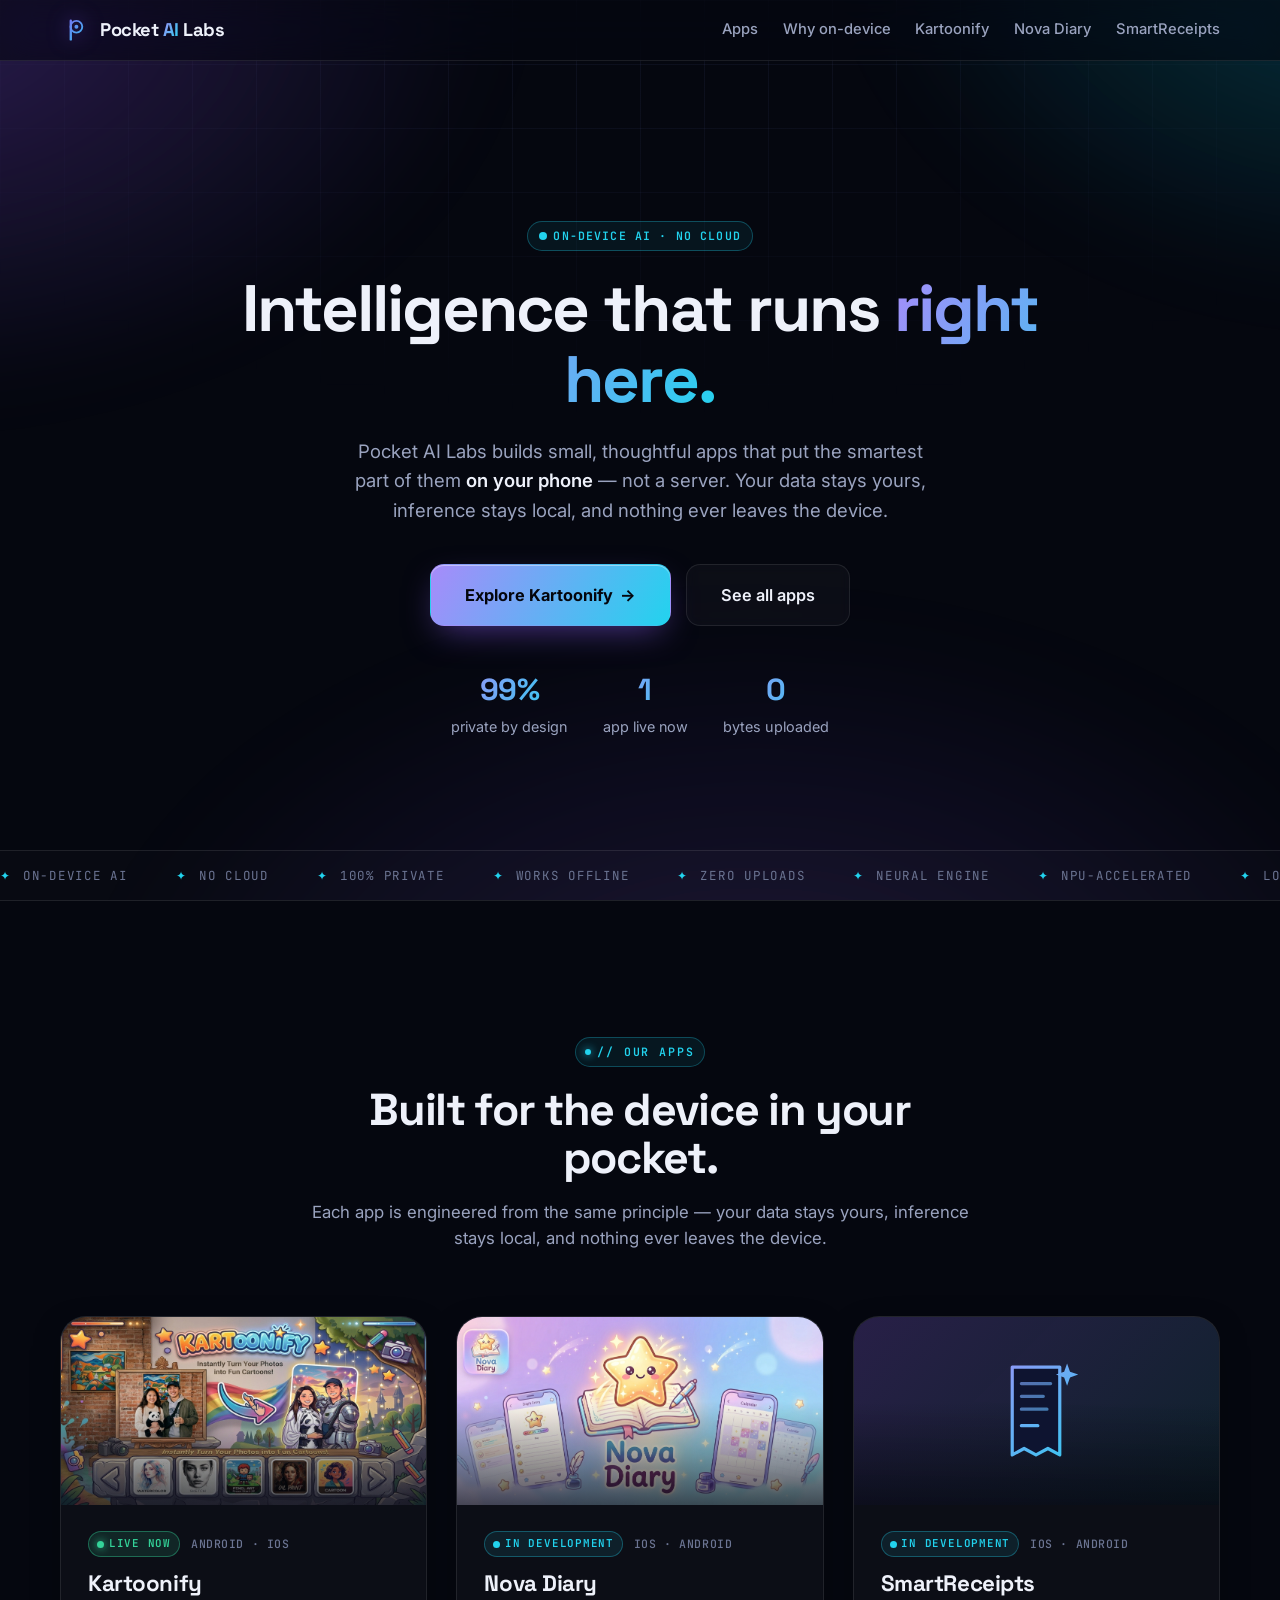
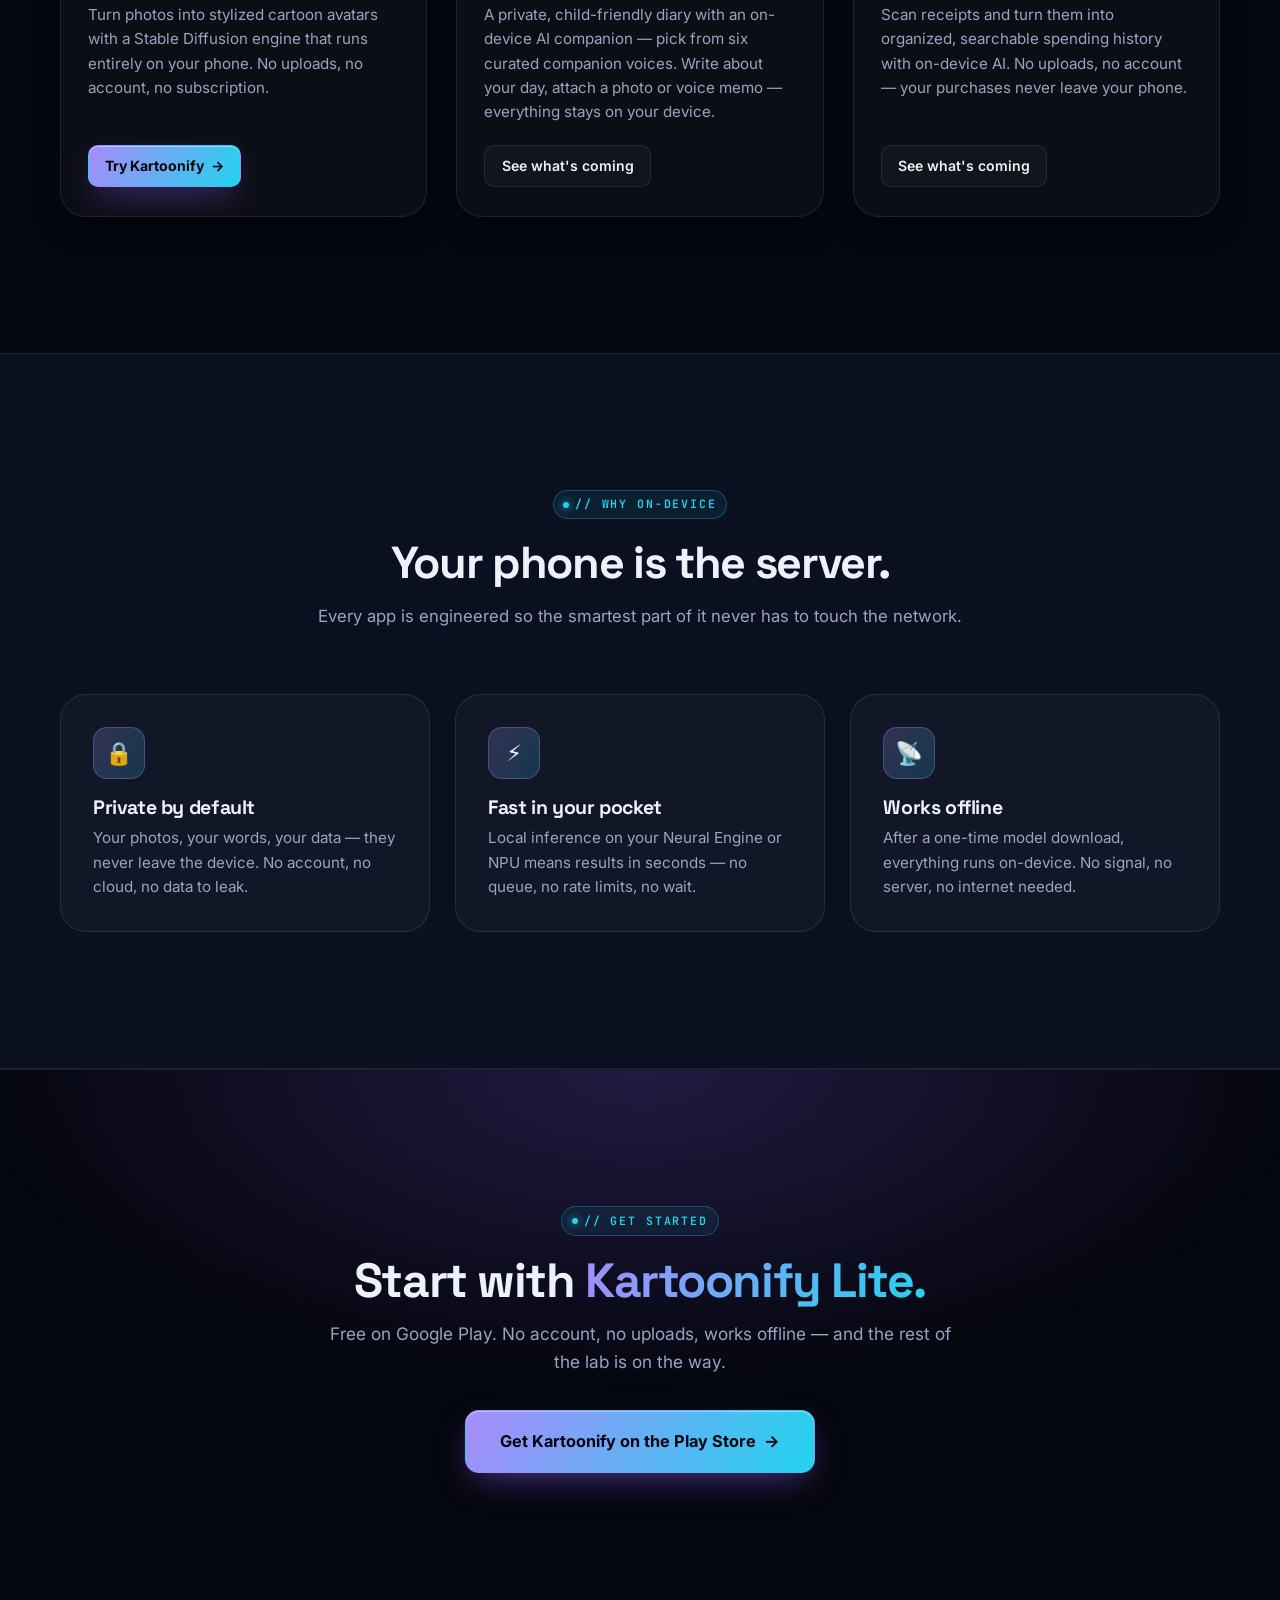
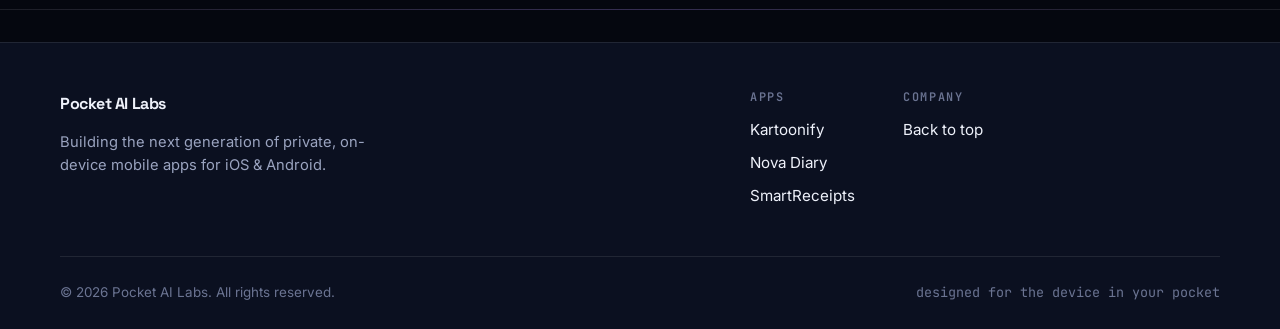
<file: index.html>
<!DOCTYPE html>
<html lang="en">
<head>
  <meta charset="UTF-8" />
  <meta name="viewport" content="width=device-width, initial-scale=1.0" />
  <meta name="description" content="Pocket AI Labs — private, on-device AI apps for iOS and Android. Kartoonify is live now. Nova Diary and SmartReceipts in the works." />
  <meta name="theme-color" content="#05070f" />
  <link rel="icon" type="image/svg+xml" href="assets/social/favicon.svg" />
  <link rel="apple-touch-icon" href="assets/social/favicon.svg" />
  <title>Pocket AI Labs — On-device AI apps</title>
  <link rel="preconnect" href="https://fonts.googleapis.com" />
  <link rel="preconnect" href="https://fonts.gstatic.com" crossorigin />
  <link href="https://fonts.googleapis.com/css2?family=Inter:wght@400;500;600;700&family=Space+Grotesk:wght@500;600;700;800&family=JetBrains+Mono:wght@400;500;600&display=swap" rel="stylesheet" />
  <link rel="stylesheet" href="css/styles.css?v=9" />
</head>
<body id="top">
  <div class="ambient" aria-hidden="true"></div>
  <div class="ambient-grid" aria-hidden="true"></div>
  <div class="spotlight" id="spotlight" aria-hidden="true"></div>

  <header class="site-header">
    <div class="container header-inner">
      <a href="#top" class="brand" aria-label="Pocket AI Labs home">
        <span class="brand-mark" aria-hidden="true">
          <svg viewBox="0 0 64 64" width="30" height="30" fill="none">
            <path d="M23 52V12" stroke="url(#g)" stroke-width="5" stroke-linecap="round"/>
            <circle cx="35" cy="25" r="12.5" stroke="url(#g)" stroke-width="4" fill="none"/>
            <circle cx="35" cy="25" r="4.2" fill="url(#g)"/>
            <defs>
              <linearGradient id="g" x1="0" y1="0" x2="64" y2="64" gradientUnits="userSpaceOnUse">
                <stop stop-color="#8b5cf6"/><stop offset="1" stop-color="#22d3ee"/>
              </linearGradient>
            </defs>
          </svg>
        </span>
        <span class="brand-name">Pocket <b>AI</b> Labs</span>
      </a>

      <nav class="main-nav" id="mainNav" aria-label="Primary">
        <a href="#apps">Apps</a>
        <a href="#why">Why on-device</a>
        <a href="kartoonify/kartoonify.html">Kartoonify</a>
        <a href="nova_diary/nova-diary.html">Nova Diary</a>
        <a href="smartreceipts.html">SmartReceipts</a>
      </nav>

      <a href="kartoonify/kartoonify.html" class="btn btn-primary btn-sm" style="display:none">Try it</a>

      <button class="nav-toggle" id="navToggle" aria-expanded="false" aria-controls="mainNav" aria-label="Toggle menu">
        <span></span><span></span><span></span>
      </button>
    </div>
  </header>

  <main>
    <!-- Hero -->
    <section class="hero">
      <div class="container hero-inner">
        <div class="hero-copy">
          <span class="pill"><span class="pill-dot" aria-hidden="true"></span> On-device AI · No cloud</span>
          <h1>Intelligence that runs <span class="grad-text">right here.</span></h1>
          <p class="lede">
            Pocket AI Labs builds small, thoughtful apps that put the smartest part of them
            <strong>on your phone</strong> — not a server. Your data stays yours, inference stays local,
            and nothing ever leaves the device.
          </p>
          <div class="hero-cta">
            <a href="kartoonify/kartoonify.html" class="btn btn-primary btn-lg">Explore Kartoonify <span aria-hidden="true">&rarr;</span></a>
            <a href="#apps" class="btn btn-ghost btn-lg">See all apps</a>
          </div>
          <ul class="hero-stats">
            <li><b data-count="100" data-suffix="%">0%</b>private by design</li>
            <li><b data-count="1">0</b>app live now</li>
            <li><b data-count="0">0</b>bytes uploaded</li>
          </ul>
        </div>
      </div>
    </section>

    <!-- Ticker -->
    <div class="ticker" aria-hidden="true">
      <div class="ticker-track">
        <span>On-device AI</span><span>No cloud</span><span>100% private</span><span>Works offline</span><span>Zero uploads</span><span>Neural Engine</span><span>NPU-accelerated</span><span>Local inference</span>
        <span>On-device AI</span><span>No cloud</span><span>100% private</span><span>Works offline</span><span>Zero uploads</span><span>Neural Engine</span><span>NPU-accelerated</span><span>Local inference</span>
      </div>
    </div>

    <!-- App lineup -->
    <section class="section" id="apps">
      <div class="container">
        <div class="section-head">
          <span class="kicker">// Our apps</span>
          <h2>Built for the device in your pocket.</h2>
          <p class="section-sub">Each app is engineered from the same principle — your data stays yours, inference stays local, and nothing ever leaves the device.</p>
        </div>

        <div class="app-cards">
          <!-- Kartoonify -->
          <article class="app-card">
            <figure class="app-thumb thumb-live" aria-hidden="true">
              <img src="kartoonify/assets/images/kartoonify/splash_landscape.jpeg" alt="" loading="lazy" />
            </figure>
            <figcaption>
              <div class="app-meta">
                <span class="status-pill status-live"><span class="dot" aria-hidden="true"></span> Live now</span>
                <span class="app-tag">Android · iOS</span>
              </div>
              <h3>Kartoonify</h3>
              <p>Turn photos into stylized cartoon avatars with a Stable Diffusion engine that runs entirely on your phone. No uploads, no account, no subscription.</p>
              <div class="card-cta">
                <a href="kartoonify/kartoonify.html" class="btn btn-primary btn-sm">Try Kartoonify <span aria-hidden="true">&rarr;</span></a>
              </div>
            </figcaption>
          </article>

          <!-- Nova Diary -->
          <article class="app-card">
            <figure class="app-thumb thumb-wip" aria-hidden="true">
              <img src="nova_diary/assets/featured-graphic.jpeg" alt="" loading="lazy" />
            </figure>
            <figcaption>
              <div class="app-meta">
                <span class="status-pill status-wip"><span class="dot" aria-hidden="true"></span> In development</span>
                <span class="app-tag">iOS · Android</span>
              </div>
              <h3>Nova Diary</h3>
              <p>A private, child-friendly diary with an on-device AI companion — pick from six curated companion voices. Write about your day, attach a photo or voice memo — everything stays on your device.</p>
              <div class="card-cta">
                <a href="nova_diary/nova-diary.html" class="btn btn-ghost btn-sm">See what's coming</a>
              </div>
            </figcaption>
          </article>

          <!-- SmartReceipts -->
          <article class="app-card">
            <figure class="app-thumb thumb-wip" aria-hidden="true">
              <svg viewBox="0 0 140 140" fill="none" xmlns="http://www.w3.org/2000/svg">
                <defs>
                  <linearGradient id="srg" x1="0" y1="0" x2="140" y2="140" gradientUnits="userSpaceOnUse">
                    <stop stop-color="#a78bfa"/><stop offset="1" stop-color="#22d3ee"/>
                  </linearGradient>
                </defs>
                <path d="M44 22h52v96l-13-7-13 7-13-7-13 7z" fill="#0e1430" stroke="url(#srg)" stroke-width="3.5" stroke-linejoin="round"/>
                <path d="M54 40h32M54 54h24M54 68h28" stroke="url(#srg)" stroke-width="3.5" stroke-linecap="round" opacity="0.65"/>
                <path d="M54 86h18" stroke="url(#srg)" stroke-width="3.5" stroke-linecap="round"/>
                <path d="M104 18l3.2 9 9 3.2-9 3.2-3.2 9-3.2-9-9-3.2 9-3.2z" fill="url(#srg)"/>
              </svg>
            </figure>
            <figcaption>
              <div class="app-meta">
                <span class="status-pill status-wip"><span class="dot" aria-hidden="true"></span> In development</span>
                <span class="app-tag">iOS · Android</span>
              </div>
              <h3>SmartReceipts</h3>
              <p>Scan receipts and turn them into organized, searchable spending history with on-device AI. No uploads, no account — your purchases never leave your phone.</p>
              <div class="card-cta">
                <a href="smartreceipts.html" class="btn btn-ghost btn-sm">See what's coming</a>
              </div>
            </figcaption>
          </article>
        </div>
      </div>
    </section>

    <!-- Why on-device -->
    <section class="section" id="why" style="background: var(--bg-soft); border-block: 1px solid var(--line);">
      <div class="container">
        <div class="section-head">
          <span class="kicker">// Why on-device</span>
          <h2>Your phone is the server.</h2>
          <p class="section-sub">Every app is engineered so the smartest part of it never has to touch the network.</p>
        </div>
        <div class="card-grid">
          <article class="card">
            <div class="card-icon" aria-hidden="true">🔒</div>
            <h3>Private by default</h3>
            <p>Your photos, your words, your data — they never leave the device. No account, no cloud, no data to leak.</p>
          </article>
          <article class="card">
            <div class="card-icon" aria-hidden="true">⚡</div>
            <h3>Fast in your pocket</h3>
            <p>Local inference on your Neural Engine or NPU means results in seconds — no queue, no rate limits, no wait.</p>
          </article>
          <article class="card">
            <div class="card-icon" aria-hidden="true">📡</div>
            <h3>Works offline</h3>
            <p>After a one-time model download, everything runs on-device. No signal, no server, no internet needed.</p>
          </article>
        </div>
      </div>
    </section>

    <!-- CTA -->
    <section class="section cta-band">
      <div class="container cta-inner">
        <span class="kicker">// Get started</span>
        <h2>Start with <span class="grad-text">Kartoonify Lite.</span></h2>
        <p>Free on Google Play. No account, no uploads, works offline — and the rest of the lab is on the way.</p>
        <a class="btn btn-primary btn-lg" href="https://play.google.com/store/apps/details?id=com.pocketailabs.kartoonify.lite&hl=en_US" rel="noopener">Get Kartoonify on the Play Store <span aria-hidden="true">&rarr;</span></a>
      </div>
    </section>
  </main>

  <footer class="site-footer">
    <div class="container footer-inner">
      <div class="footer-brand">
        <span class="brand-name">Pocket <b>AI</b> Labs</span>
        <p>Building the next generation of private, on-device mobile apps for iOS &amp; Android.</p>
      </div>
      <nav class="footer-nav" aria-label="Footer">
        <div>
          <h4>Apps</h4>
          <a href="kartoonify/kartoonify.html">Kartoonify</a>
          <a href="nova_diary/nova-diary.html">Nova Diary</a>
          <a href="smartreceipts.html">SmartReceipts</a>
        </div>
        <div>
          <h4>Company</h4>
          <a href="#top">Back to top</a>
        </div>
      </nav>
    </div>
    <div class="container footer-bottom">
      <p>&copy; <span id="year"></span> Pocket AI Labs. All rights reserved.</p>
      <p class="footer-note mono">designed for the device in your pocket</p>
    </div>
  </footer>

  <script src="js/main.js?v=4"></script>
</body>
</html>
</file>
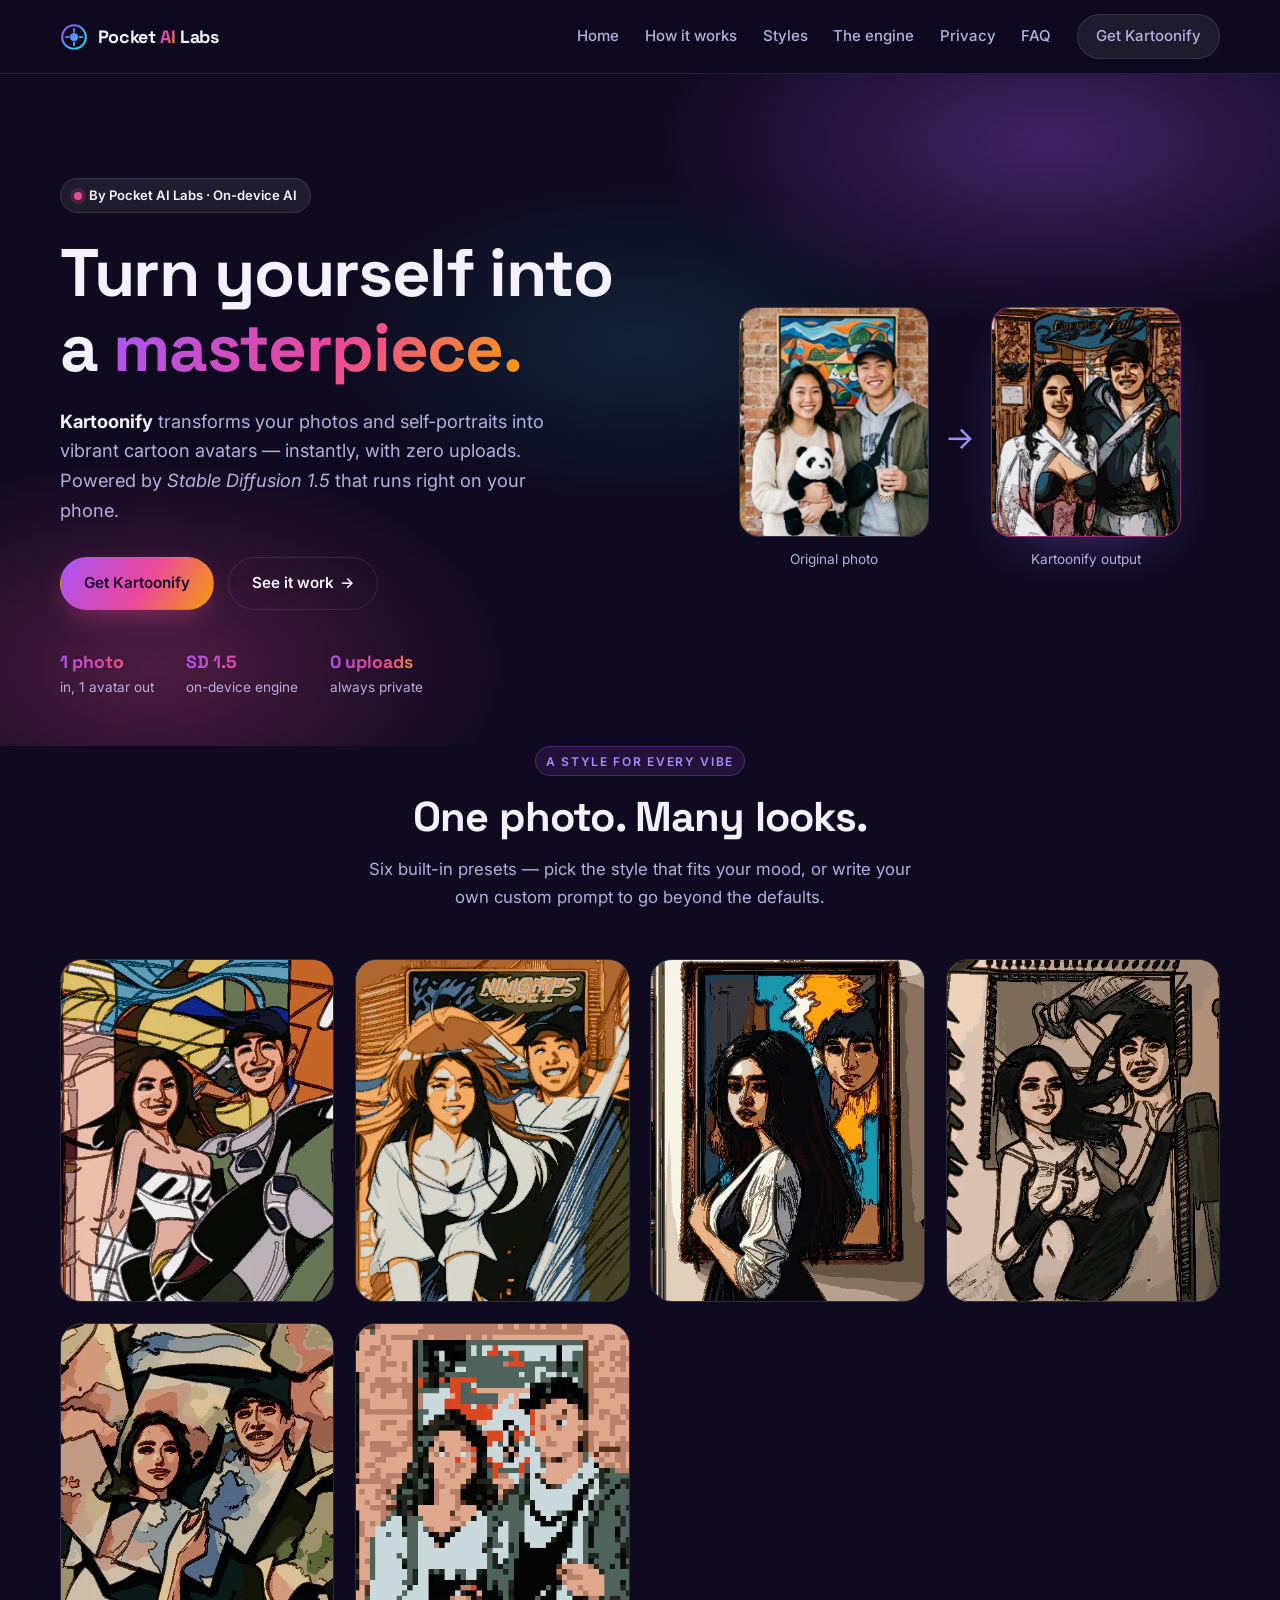
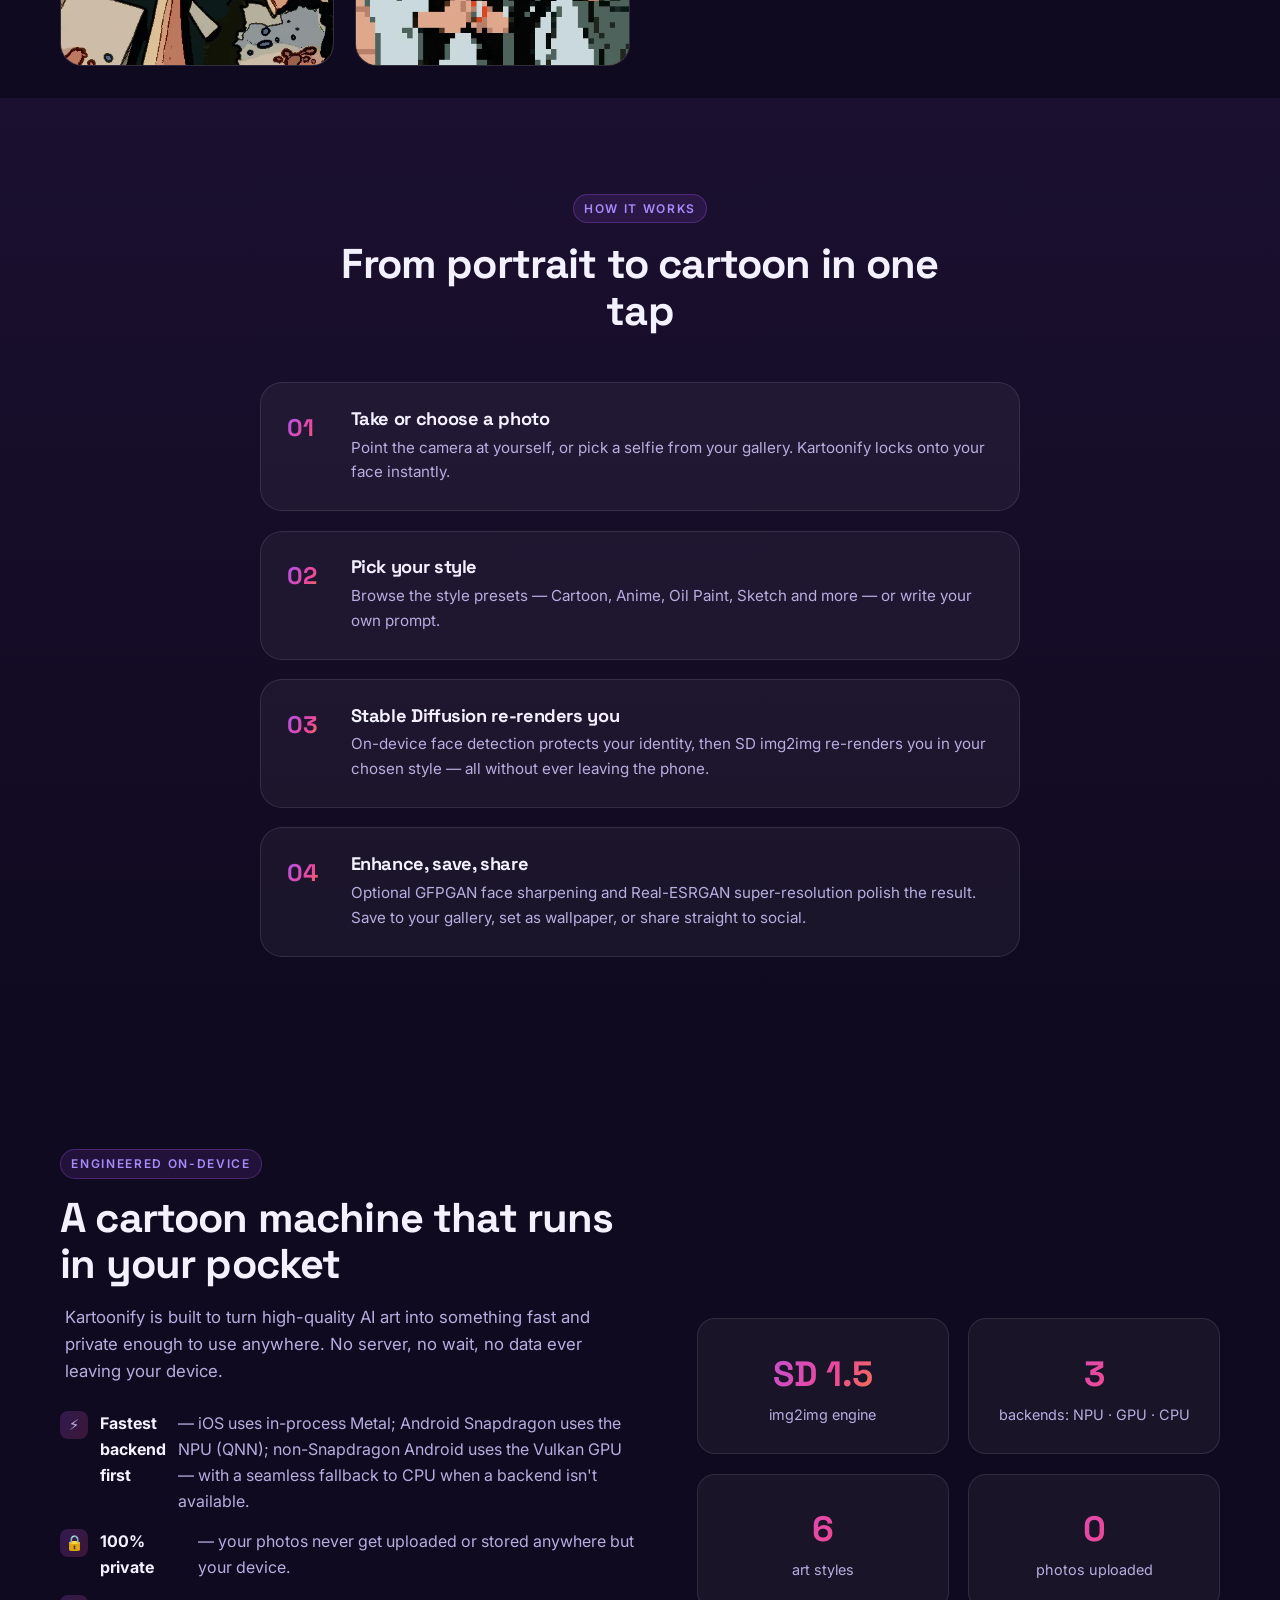
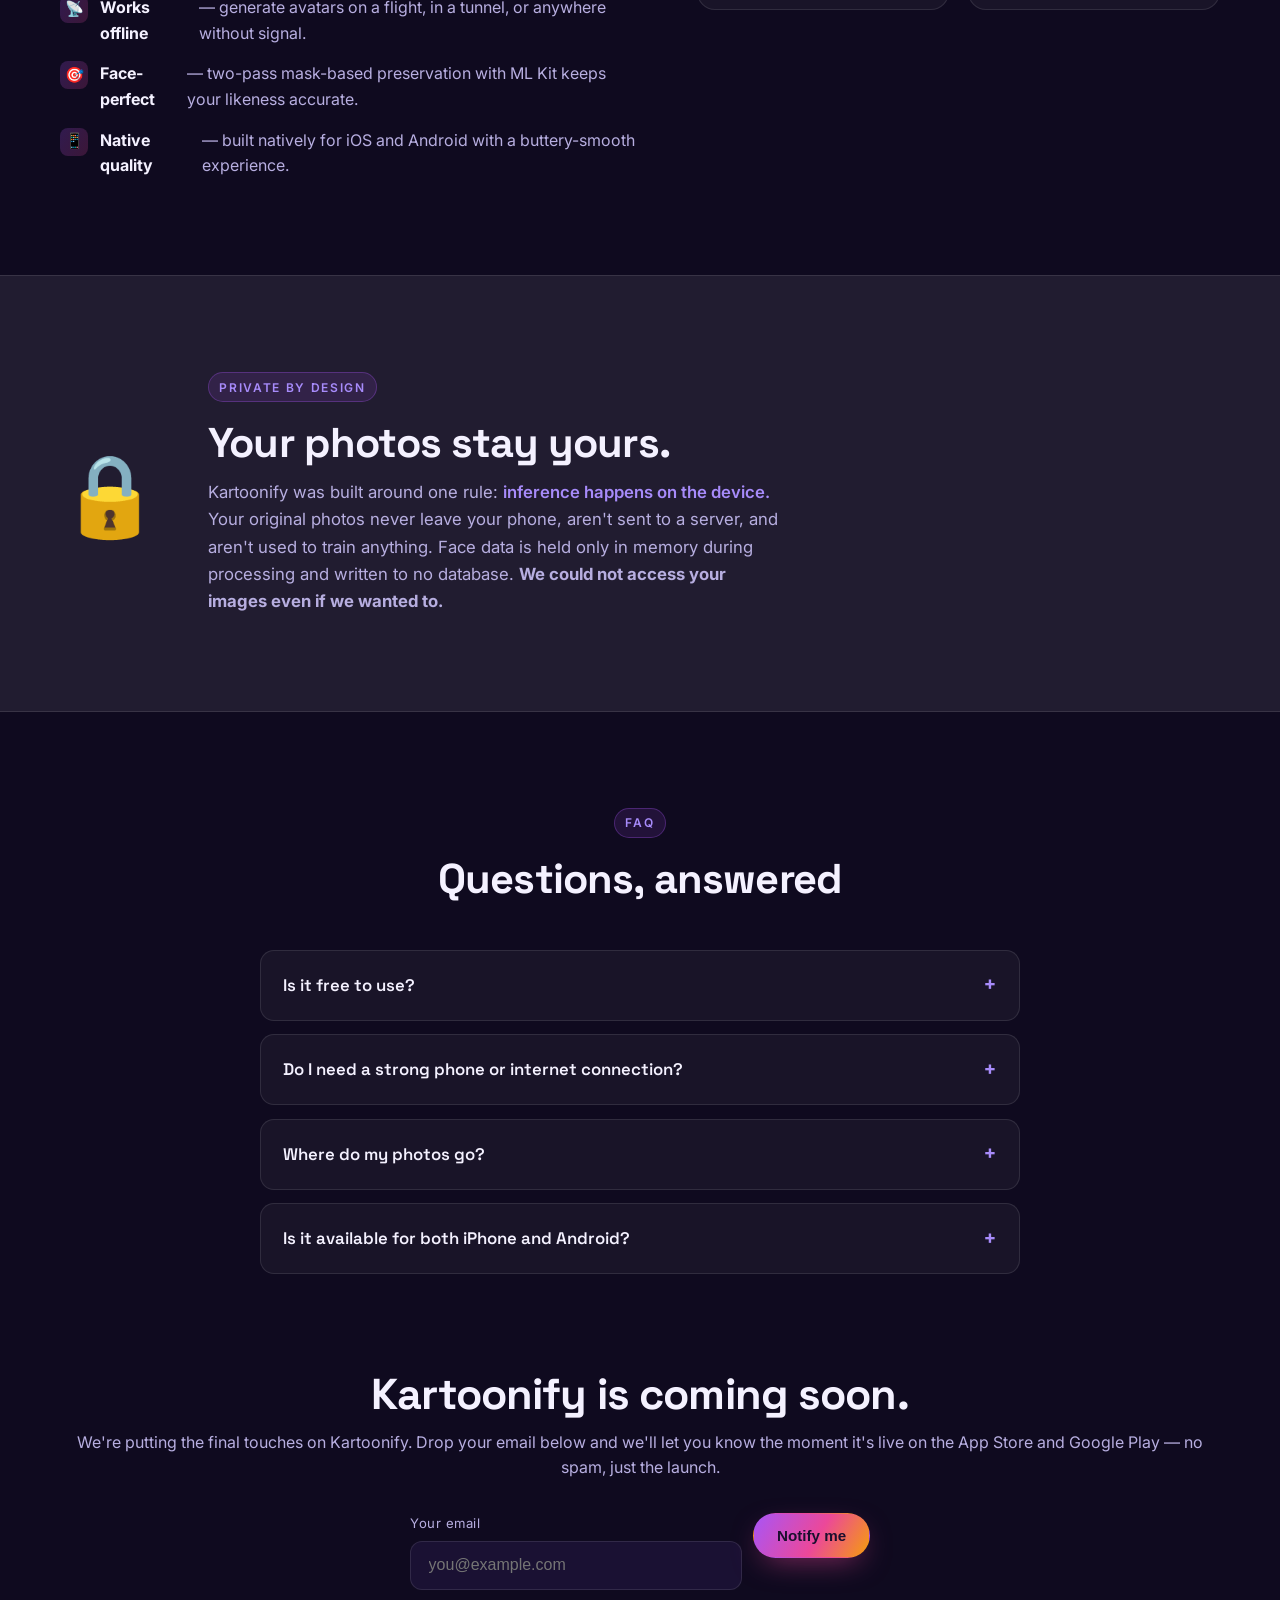
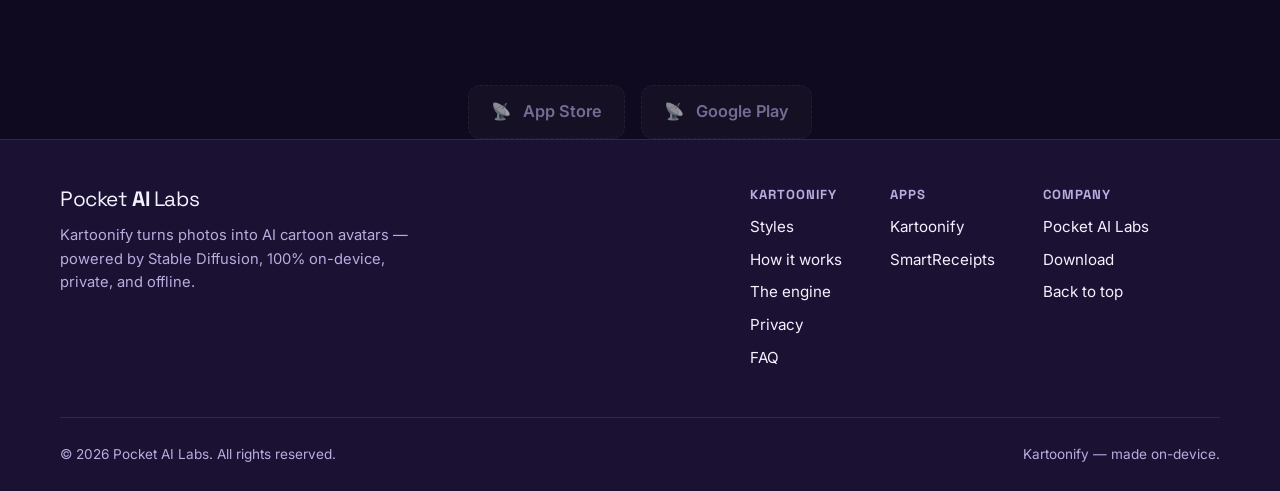
<file: cartoonify.html>
<!DOCTYPE html>
<html lang="en">
<head>
  <meta charset="UTF-8" />
  <meta name="viewport" content="width=device-width, initial-scale=1.0" />
  <meta name="description" content="Kartoonify turns your photos and self-portraits into stunning AI cartoons — driven by Stable Diffusion 1.5, running entirely on-device on iPhone or Android, instantly and privately." />
  <meta property="og:site_name" content="Pocket AI Labs" />
  <meta property="og:type" content="website" />
  <meta property="og:title" content="Kartoonify — AI Cartoon Avatars · by Pocket AI Labs" />
  <meta property="og:description" content="Kartoonify transforms your photos into vibrant AI cartoon avatars — powered by Stable Diffusion 1.5, running entirely on-device. Zero uploads." />
  <meta property="og:image" content="assets/social/og-kartoonify.svg" />
  <meta name="twitter:card" content="summary_large_image" />
  <meta name="twitter:title" content="Kartoonify — AI Cartoon Avatars · by Pocket AI Labs" />
  <meta name="twitter:description" content="Kartoonify transforms your photos into vibrant AI cartoon avatars — powered by Stable Diffusion 1.5, running entirely on-device. Zero uploads." />
  <meta name="twitter:image" content="assets/social/og-kartoonify.svg" />
  <meta name="theme-color" content="#7C3AED" />
    <title>Kartoonify — AI Cartoon Avatars · by Pocket AI Labs</title>
  <link rel="icon" type="image/svg+xml" href="assets/social/favicon.svg" />
  <link rel="apple-touch-icon" href="assets/social/favicon.svg" />
  <link rel="preconnect" href="https://fonts.googleapis.com" />
  <link rel="preconnect" href="https://fonts.gstatic.com" crossorigin />
  <link href="https://fonts.googleapis.com/css2?family=Inter:wght@400;500;600;700;800&family=Space+Grotesk:wght@500;600;700;800&display=swap" rel="stylesheet" />
  <link rel="stylesheet" href="cartoonify.css" />
</head>
<body id="top">
  <header class="site-header">
    <div class="container header-inner">
      <a href="index.html" class="brand" aria-label="Pocket AI Labs home">
        <span class="brand-mark" aria-hidden="true">
          <svg viewBox="0 0 32 32" width="28" height="28" fill="none">
            <circle cx="16" cy="16" r="13.5" stroke="url(#g)" stroke-width="2.4"/>
            <circle cx="16" cy="16" r="4.6" fill="url(#g)"/>
            <path d="M16 6.5v3.5M16 22v3.5M6.5 16H10M22 16h3.5" stroke="url(#g)" stroke-width="2" stroke-linecap="round"/>
            <defs>
              <linearGradient id="g" x1="6" y1="6" x2="26" y2="26" gradientUnits="userSpaceOnUse">
                <stop stop-color="#8B5CF6"/><stop offset="1" stop-color="#22D3EE"/>
              </linearGradient>
            </defs>
          </svg>
        </span>
        <span class="brand-name">Pocket <b>AI</b> Labs</span>
      </a>

      <nav class="main-nav" id="mainNav" aria-label="Site">
        <a href="index.html">Home</a>
        <a href="#how">How it works</a>
        <a href="#styles">Styles</a>
        <a href="#engine">The engine</a>
        <a href="#privacy">Privacy</a>
        <a href="#faq">FAQ</a>
        <a href="#get" class="btn btn-sm btn-soft">Get Kartoonify</a>
      </nav>

      <button class="nav-toggle" id="navToggle" aria-expanded="false" aria-controls="mainNav" aria-label="Toggle menu">
        <span></span><span></span><span></span>
      </button>
    </div>
  </header>

  <main>
    <!-- Hero -->
    <section class="hero">
      <div class="hero-glow" aria-hidden="true"></div>
      <div class="container hero-inner">
        <div class="hero-copy">
          <span class="pill"><span class="pill-dot" aria-hidden="true"></span> By Pocket AI Labs · On-device AI</span>
          <h1>Turn yourself into a <span class="grad-text">masterpiece.</span></h1>
          <p class="lede">
            <strong>Kartoonify</strong> transforms your photos and self-portraits into vibrant
            cartoon avatars &mdash; instantly, with zero uploads. Powered by <em>Stable Diffusion
            1.5</em> that runs right on your phone.
          </p>
          <div class="hero-cta">
            <a href="#get" class="btn btn-primary">Get Kartoonify</a>
            <a href="#preview" class="btn btn-ghost">See it work <span aria-hidden="true">&rarr;</span></a>
          </div>
          <ul class="hero-points">
            <li><b>1 photo</b><span>in, 1 avatar out</span></li>
            <li><b>SD 1.5</b><span>on-device engine</span></li>
            <li><b>0 uploads</b><span>always private</span></li>
          </ul>
        </div>

        <div class="hero-visual" id="preview" aria-label="Before and after preview">
          <div class="comparison">
            <figure class="compare-side before">
              <picture>
  <source type="image/webp" srcset="assets/images/kartoonify/original_512.webp" />
  <img class="avatar-placeholder" alt="Original photo used in the Cartoonify demo" width="190" height="230" loading="lazy">
</picture>
              <figcaption>Original photo</figcaption>
            </figure>
            <div class="arrow" aria-hidden="true">&rarr;</div>
            <figure class="compare-side after">
              <picture>
  <source type="image/webp" srcset="assets/images/kartoonify/fantasy_512.webp" />
  <img class="avatar-placeholder filled" alt="Kartoonify output rendered from the original photo" width="190" height="230" loading="lazy">
</picture>
              <figcaption>Kartoonify output</figcaption>
            </figure>
          </div>
        </div>
      </div>
    </section>

    <!-- Style gallery -->
    <section class="container gallery-session" id="styles">
      <div class="section-head">
        <span class="kicker">A style for every vibe</span>
        <h2>One photo. Many looks.</h2>
        <p class="section-sub">Six built-in presets &mdash; pick the style that fits your mood, or write your own custom prompt to go beyond the defaults.</p>
      </div>
      <div class="style-grid">
        <figure class="style-card s1">
      <picture>
        <source type="image/webp" srcset="assets/images/kartoonify/cartoon_512.webp" />
  <img class="style-img" alt="Cartoon style output" width="220" height="275" loading="lazy">

      </picture>
      <figcaption><b>Cartoon</b><span>Blocky colors &amp; crisp outlines</span></figcaption></figure>
        <figure class="style-card s2"><picture>
  <source type="image/webp" srcset="assets/images/kartoonify/anime_512.webp" />
  <img class="style-img" alt="Anime style output" width="220" height="275" loading="lazy">

      </picture>
      <figcaption><b>Anime</b><span>Bright-eyed, big-haired animation</span></figcaption></figure>
        <figure class="style-card s3"><picture>
  <source type="image/webp" srcset="assets/images/kartoonify/oil_painting_512.webp" />
  <img class="style-img" alt="Oil Paint style output" width="220" height="275" loading="lazy">

      </picture>
      <figcaption><b>Oil Paint</b><span>Rich, textured painterly strokes</span></figcaption></figure>
        <figure class="style-card s4"><picture>
  <source type="image/webp" srcset="assets/images/kartoonify/sketch_512.webp" />
  <img class="style-img" alt="Sketch style output" width="220" height="275" loading="lazy">

      </picture>
      <figcaption><b>Sketch</b><span>Finely rendered graphite line-art</span></figcaption></figure>
        <figure class="style-card s5"><picture>
  <source type="image/webp" srcset="assets/images/kartoonify/water_color_512.webp" />
  <img class="style-img" alt="Water Color style output" width="220" height="275" loading="lazy">

      </picture>
      <figcaption><b>Water Color</b><span>Soft, blended watercolor washes</span></figcaption></figure>
        <figure class="style-card s6"><picture>
  <source type="image/webp" srcset="assets/images/kartoonify/pixel_art_512.webp" />
  <img class="style-img" alt="Pixel Art style output" width="220" height="275" loading="lazy">

      </picture>
      <figcaption><b>Pixel Art</b><span>Retro 8-bit style pixelation</span></figcaption></figure>
      </div>
    </section>

    <!-- How it works -->
    <section class="session dark" id="how">
      <div class="container">
        <div class="section-head">
          <span class="kicker">How it works</span>
          <h2>From portrait to cartoon in one tap</h2>
        </div>
        <ol class="steps">
          <li class="step">
            <span class="step-n">01</span>
            <div>
              <h3>Take or choose a photo</h3>
              <p>Point the camera at yourself, or pick a selfie from your gallery. Kartoonify locks onto your face instantly.</p>
            </div>
          </li>
          <li class="step">
            <span class="step-n">02</span>
            <div>
              <h3>Pick your style</h3>
              <p>Browse the style presets — Cartoon, Anime, Oil Paint, Sketch and more — or write your own prompt.</p>
            </div>
          </li>
          <li class="step">
            <span class="step-n">03</span>
            <div>
              <h3>Stable Diffusion re-renders you</h3>
              <p>On-device face detection protects your identity, then SD img2img re-renders you in your chosen style &mdash; all without ever leaving the phone.</p>
            </div>
          </li>
          <li class="step">
            <span class="step-n">04</span>
            <div>
              <h3>Enhance, save, share</h3>
              <p>Optional GFPGAN face sharpening and Real-ESRGAN super-resolution polish the result. Save to your gallery, set as wallpaper, or share straight to social.</p>
            </div>
          </li>
        </ol>
      </div>
    </section>

    <!-- Engine / performance -->
    <section class="session perf" id="engine">
      <div class="container perf-inner">
        <div class="perf-copy">
          <span class="kicker">Engineered on-device</span>
          <h2>A cartoon machine that runs in your pocket</h2>
          <p class="section-sub">
            Kartoonify is built to turn high-quality AI art into something fast and private
            enough to use anywhere. No server, no wait, no data ever leaving your device.
          </p>
          <ul class="check-list">
            <li><span class="tick" aria-hidden="true">⚡</span> <b>Fastest backend first</b> &mdash; iOS uses in-process Metal; Android Snapdragon uses the NPU (QNN); non-Snapdragon Android uses the Vulkan GPU — with a seamless fallback to CPU when a backend isn't available.</li>
            <li><span class="tick" aria-hidden="true">🔒</span> <b>100% private</b> &mdash; your photos never get uploaded or stored anywhere but your device.</li>
            <li><span class="tick" aria-hidden="true">📡</span> <b>Works offline</b> &mdash; generate avatars on a flight, in a tunnel, or anywhere without signal.</li>
            <li><span class="tick" aria-hidden="true">🎯</span> <b>Face-perfect</b> &mdash; two-pass mask-based preservation with ML Kit keeps your likeness accurate.</li>
            <li><span class="tick" aria-hidden="true">📱</span> <b>Native quality</b> &mdash; built natively for iOS and Android with a buttery-smooth experience.</li>
          </ul>
        </div>
        <div class="perf-stats">
          <div class="stat"><b>SD 1.5</b><span>img2img engine</span></div>
          <div class="stat"><b>3</b><span>backends: NPU · GPU · CPU</span></div>
          <div class="stat"><b>6</b><span>art styles</span></div>
          <div class="stat"><b>0</b><span>photos uploaded</span></div>
        </div>
      </div>
    </section>

    <!-- Privacy -->
    <section class="session privacy" id="privacy">
      <div class="container privacy-inner">
        <div class="privacy-ico" aria-hidden="true">🔒</div>
        <div>
          <span class="kicker">Private by design</span>
          <h2>Your photos stay yours.</h2>
          <p class="section-sub">
            Kartoonify was built around one rule: <em>inference happens on the device.</em>
            Your original photos never leave your phone, aren't sent to a server, and aren't
            used to train anything. Face data is held only in memory during processing and
            written to no database. <strong>We could not access your images even if we wanted to.</strong>
          </p>
        </div>
      </div>
    </section>

    <!-- FAQ -->
    <section class="session faq" id="faq">
      <div class="container narrow">
        <div class="section-head">
          <span class="kicker">FAQ</span>
          <h2>Questions, answered</h2>
        </div>
        <div class="faq-list">
          <details class="faq-item">
            <summary>Is it free to use?</summary>
            <p>Kartoonify is free to download with a set of starter styles. Unlock every preset and unlimited generations with a one-time purchase.</p>
          </details>
          <details class="faq-item">
            <summary>Do I need a strong phone or internet connection?</summary>
            <p>Nope. The AI runs entirely on your device via its fastest engine (Metal, NPU, or GPU) and automatically falls back to the CPU on older phones. It works fully offline — on first launch it downloads the ~1&nbsp;GB model once, then everything runs locally.</p>
          </details>
          <details class="faq-item">
            <summary>Where do my photos go?</summary>
            <p>Nowhere. All processing happens on your phone &mdash; no uploads, no cloud storage. Generated avatars live only in your camera roll, and any analytics are limited to non-image usage data.</p>
          </details>
          <details class="faq-item">
            <summary>Is it available for both iPhone and Android?</summary>
            <p>Yes. Kartoonify is built natively for iOS and Android, so you get the same private, on-device experience on either platform.</p>
          </details>
        </div>
      </div>
    </section>

    <!-- CTA -->
    <section class="section cta" id="get">
      <div class="container cta-inner">
        <h2>Kartoonify is coming soon.</h2>
        <p>We're putting the final touches on Kartoonify. Drop your email below and we'll let you know the moment it's live on the App Store and Google Play &mdash; no spam, just the launch.</p>
        <form class="notify-form" id="notifyForm" novalidate>
          <div class="field">
            <label for="notifyEmail">Your email</label>
            <input type="email" id="notifyEmail" name="notifyEmail" placeholder="you@example.com" autocomplete="email" required aria-label="Email for launch notification" />
            <span class="form-error" id="notifyError" role="alert"></span>
          </div>
          <button type="submit" class="btn btn-primary btn-lg">Notify me</button>
        </form>
        <p class="form-status" id="notifyStatus" role="status"></p>
        <div class="store-buttons">
          <span class="store-btn disabled" aria-label="Coming soon to the Apple App Store">
            <span aria-hidden="true">&#128225;</span>
            <span>App Store</span>
          </span>
          <span class="store-btn disabled" aria-label="Coming soon to Google Play">
            <span aria-hidden="true">&#128225;</span>
            <span>Google Play</span>
          </span>
        </div>
      </div>
    </section>
  </main>

  <footer class="site-footer">
    <div class="container footer-inner">
      <div class="footer-brand">
        <a href="index.html" class="brand-name">Pocket <b>AI</b> Labs</a>
        <p>Kartoonify turns photos into AI cartoon avatars &mdash; powered by Stable Diffusion, 100% on-device, private, and offline.</p>
      </div>
      <nav class="footer-nav" aria-label="Footer">
        <div>
          <h4>Kartoonify</h4>
          <a href="#styles">Styles</a>
          <a href="#how">How it works</a>
          <a href="#engine">The engine</a>
          <a href="#privacy">Privacy</a>
          <a href="#faq">FAQ</a>
        </div>
        <div>
          <h4>Apps</h4>
          <a href="cartoonify.html">Kartoonify</a>
          <a href="smartreceipts.html">SmartReceipts</a>
        </div>
        <div>
          <h4>Company</h4>
          <a href="index.html">Pocket AI Labs</a>
          <a href="#get">Download</a>
          <a href="#top">Back to top</a>
        </div>
      </nav>
    </div>
    <div class="container footer-bottom">
      <p>&copy; <span id="year"></span> Pocket AI Labs. All rights reserved.</p>
      <p class="footer-note">Kartoonify — made on-device.</p>
    </div>
  </footer>

  <script src="js/main.js"></script>
</body>
</html>
</file>
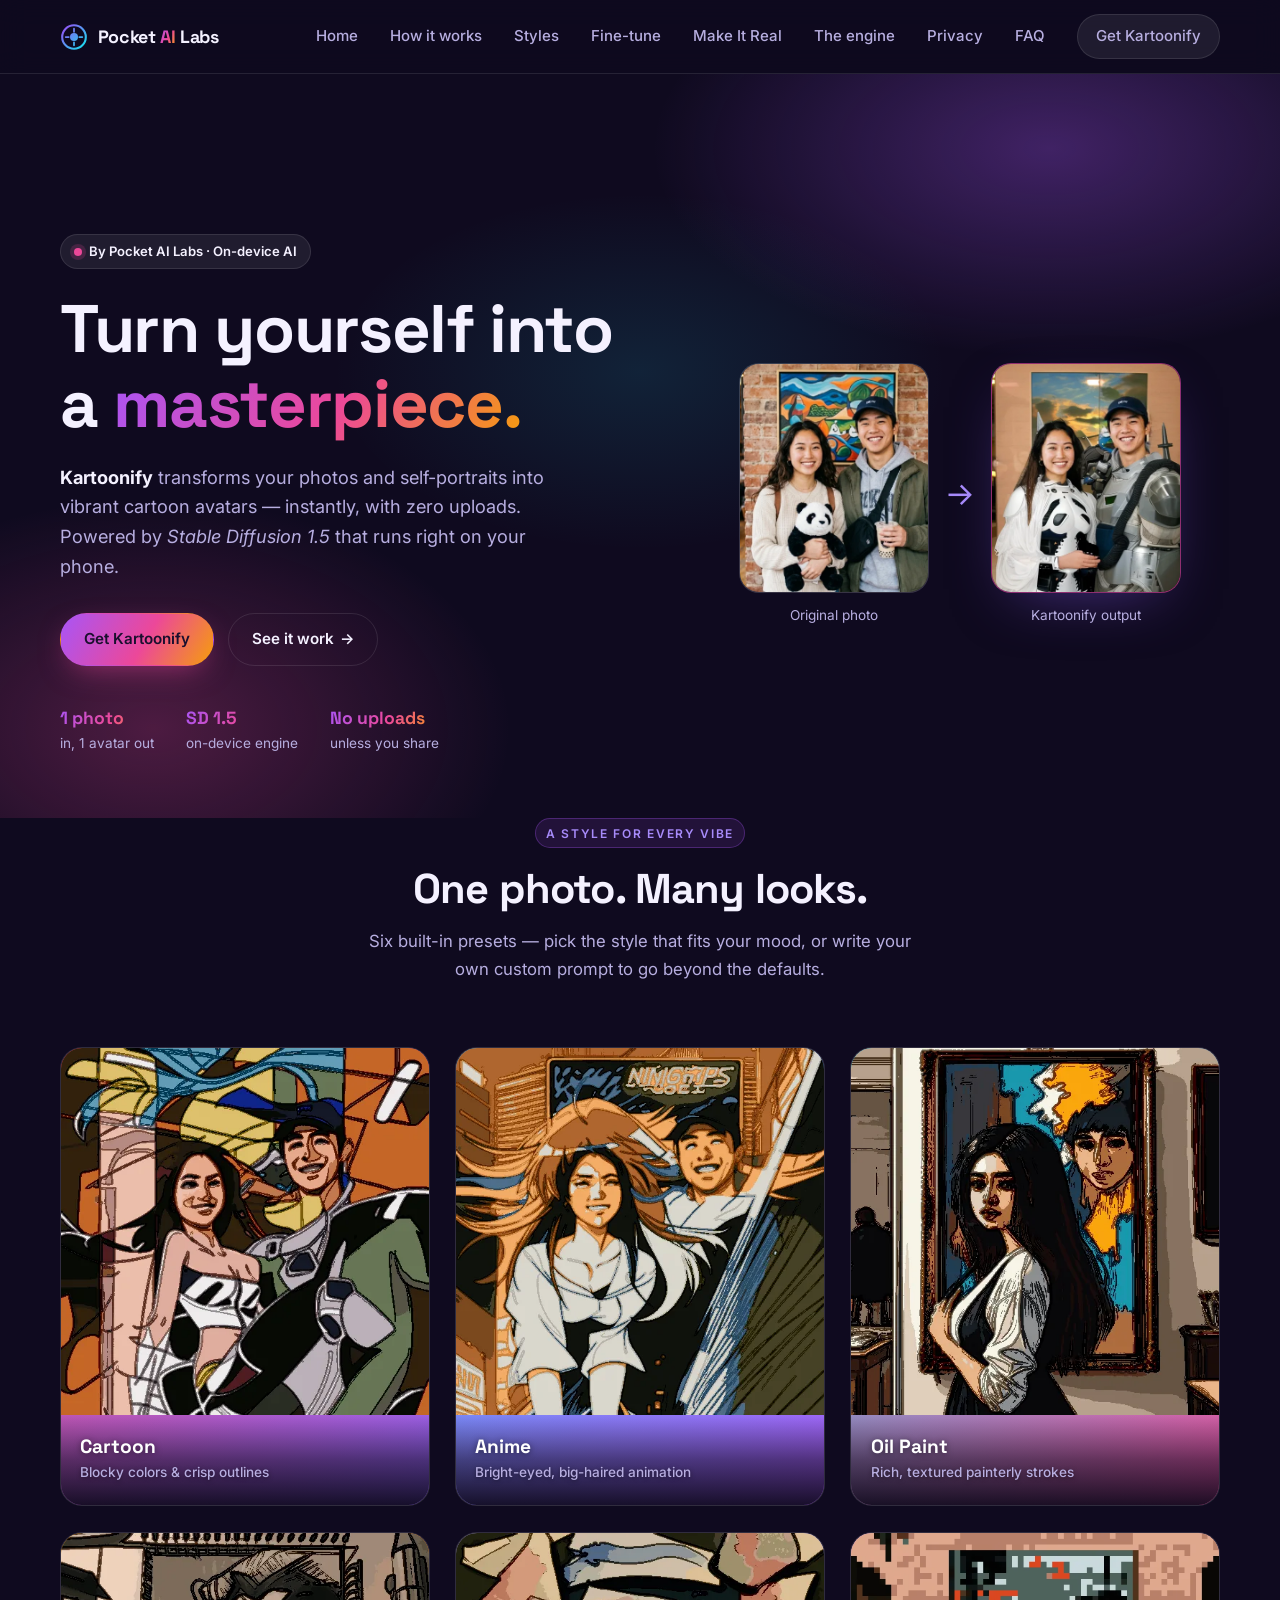
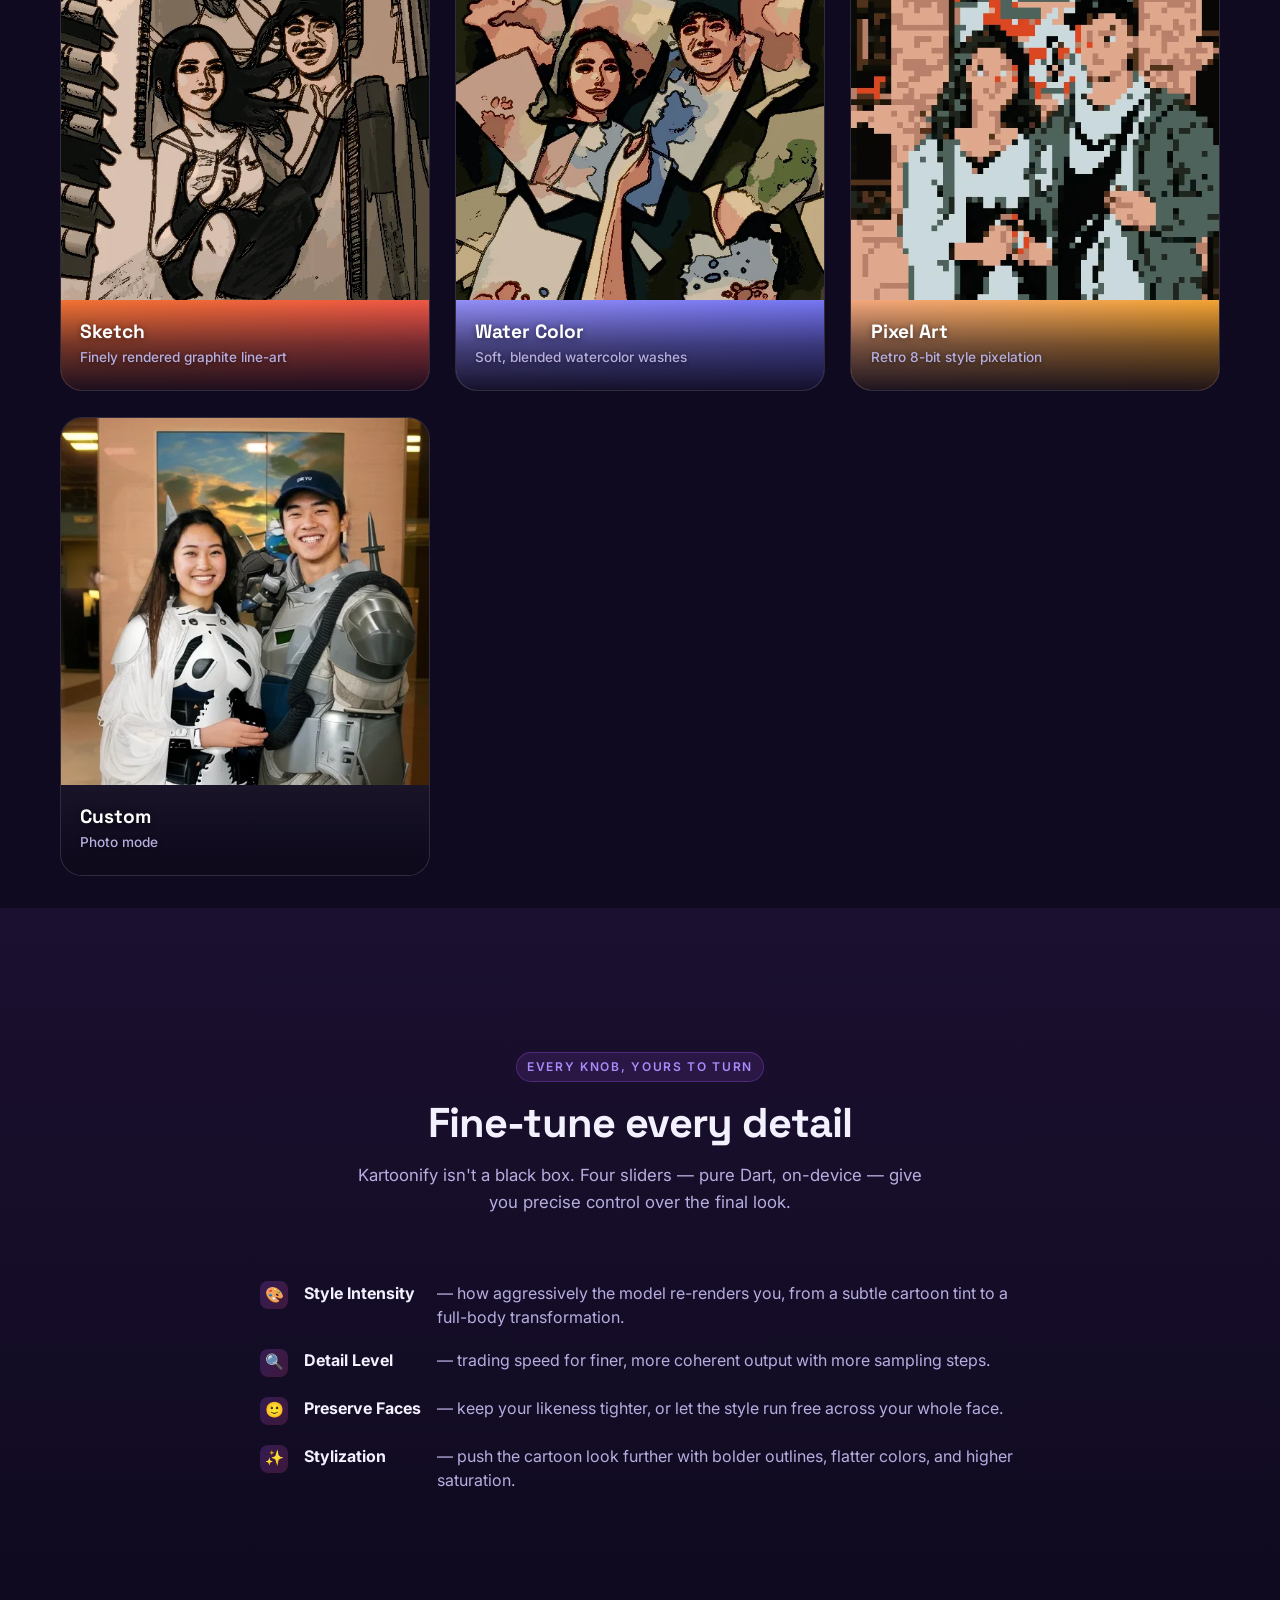
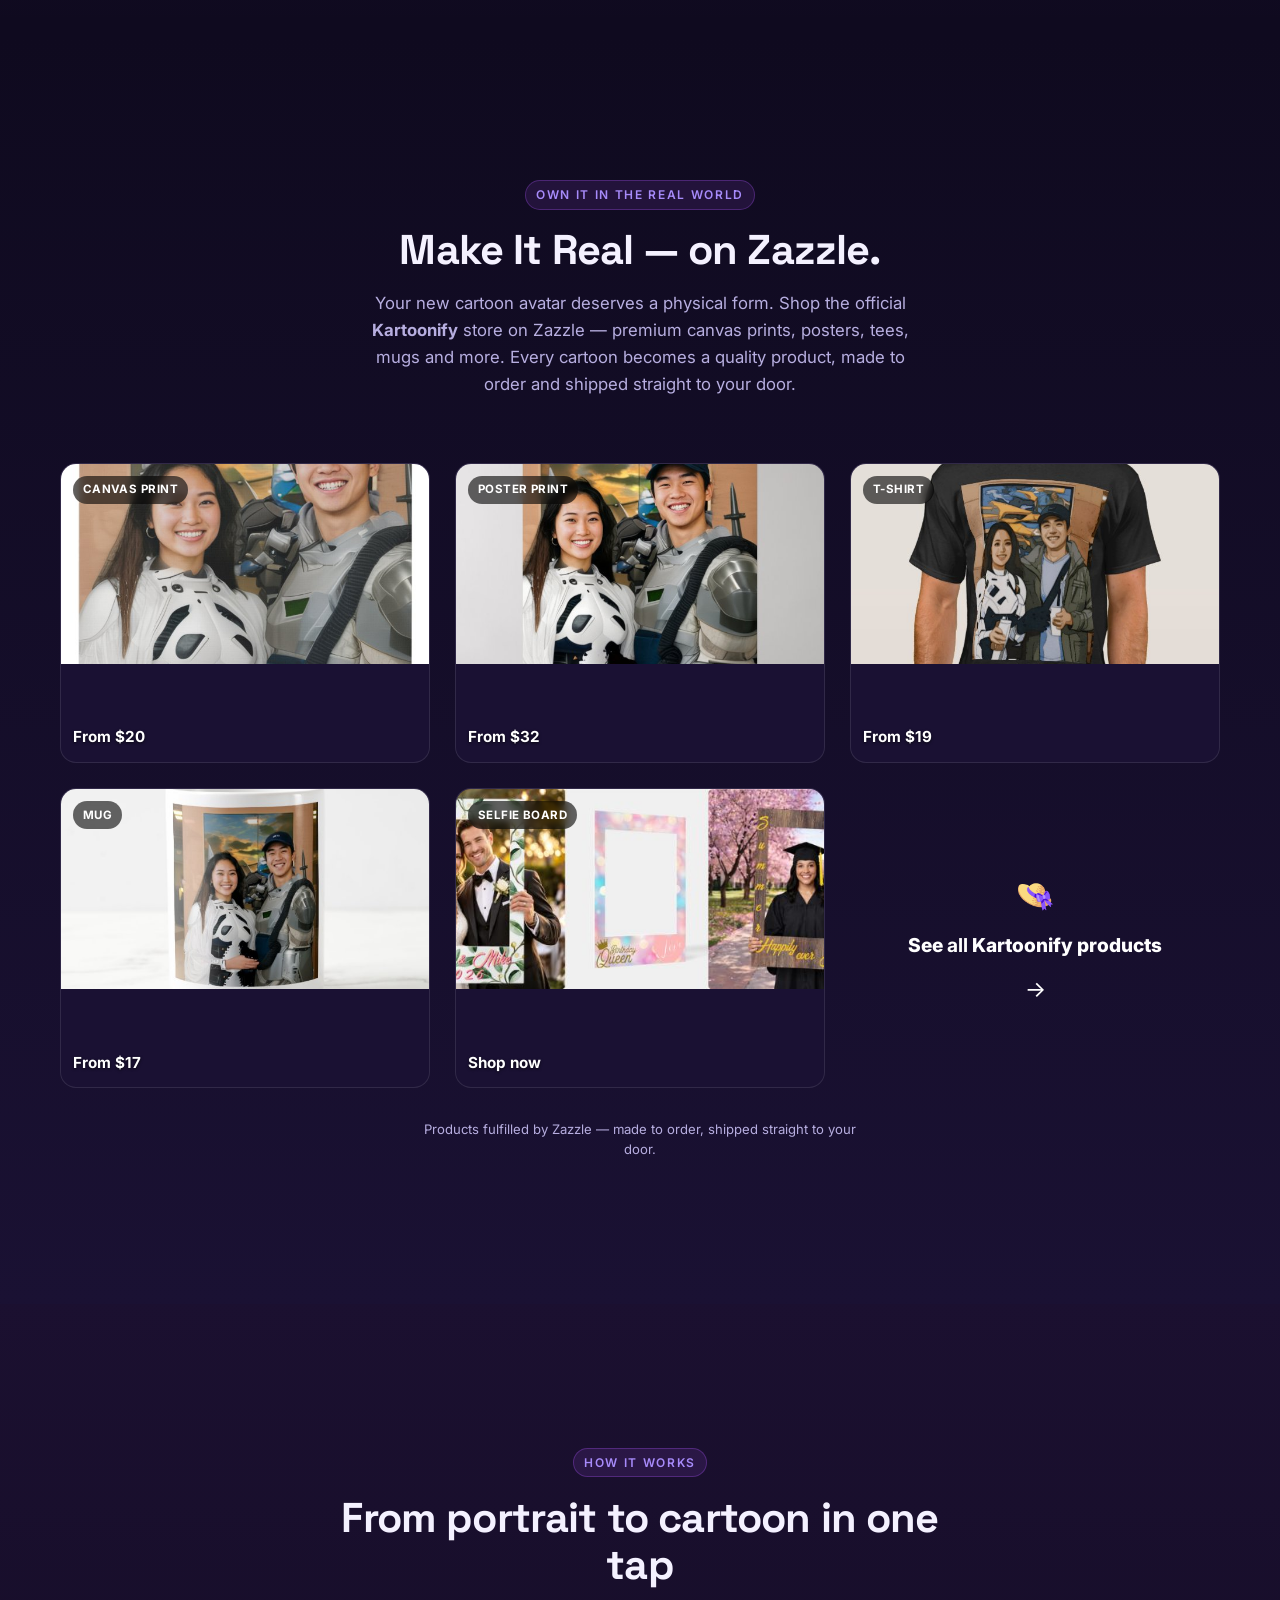
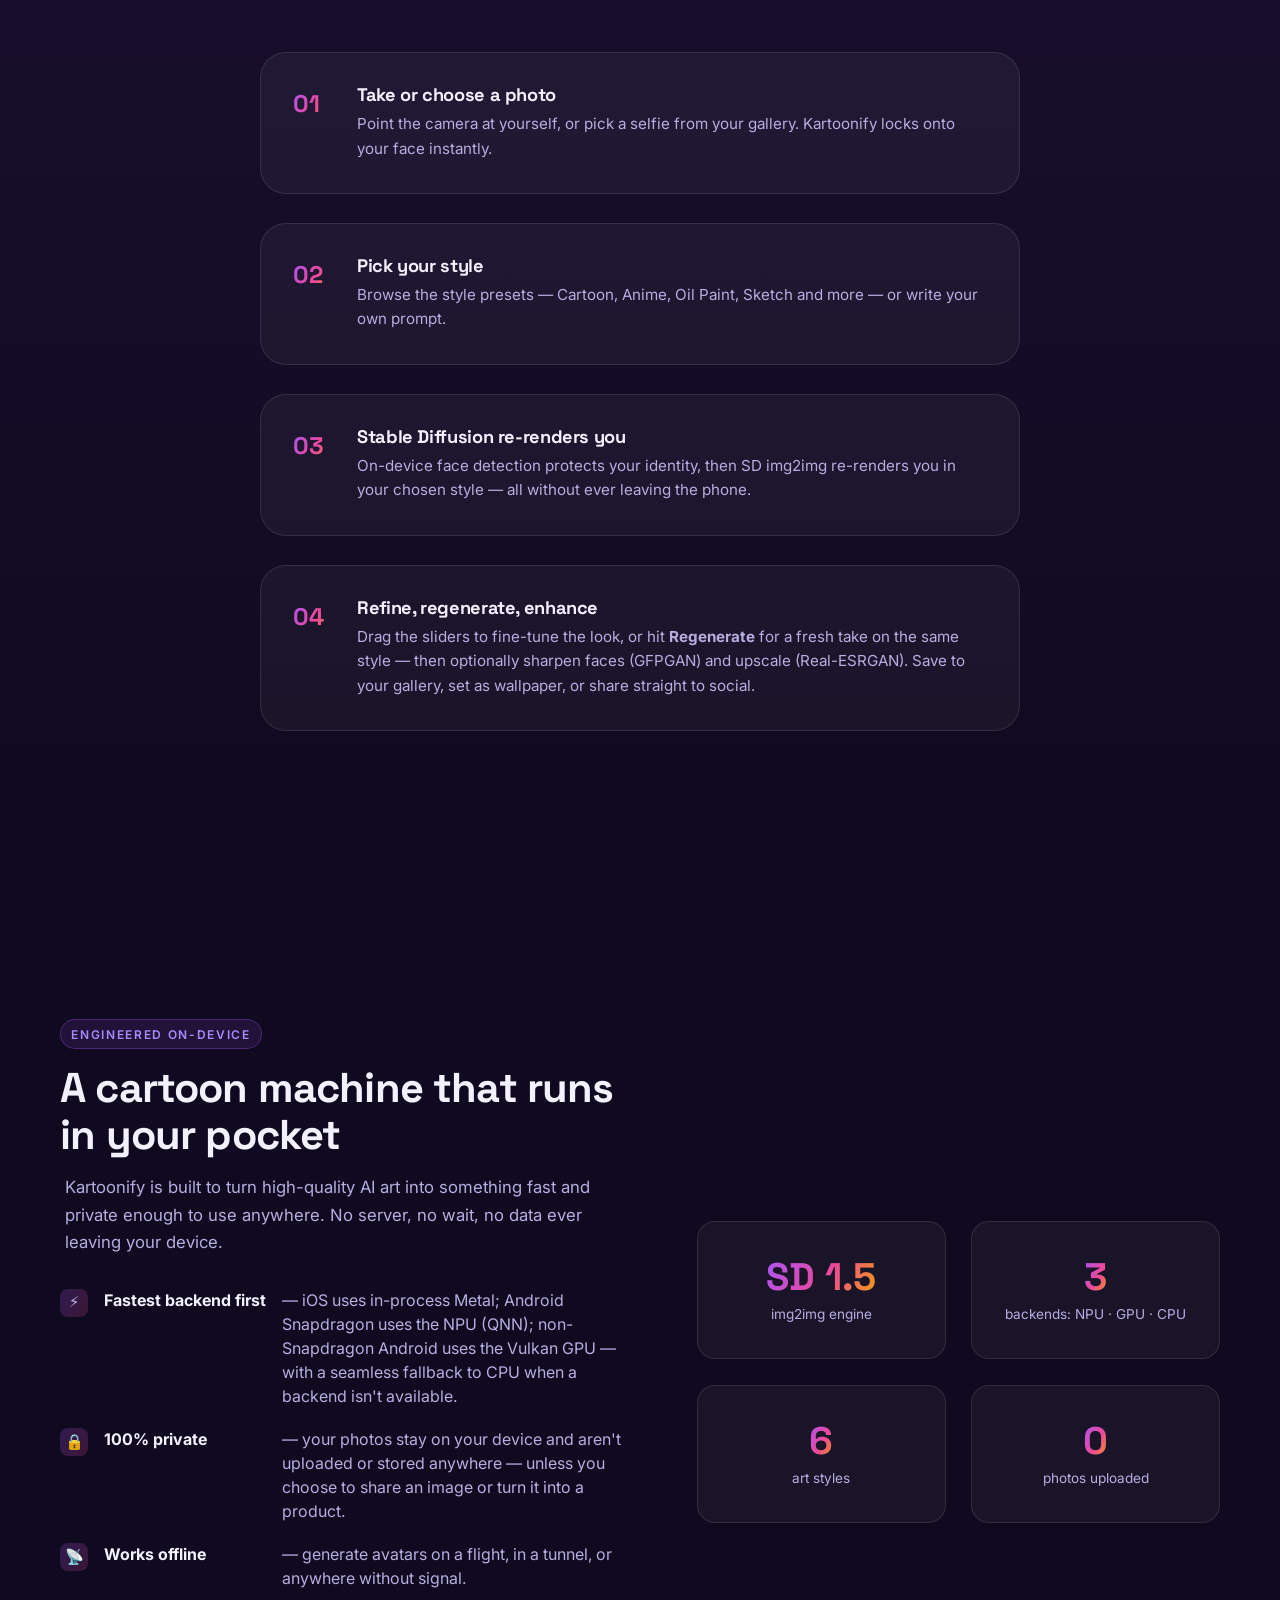
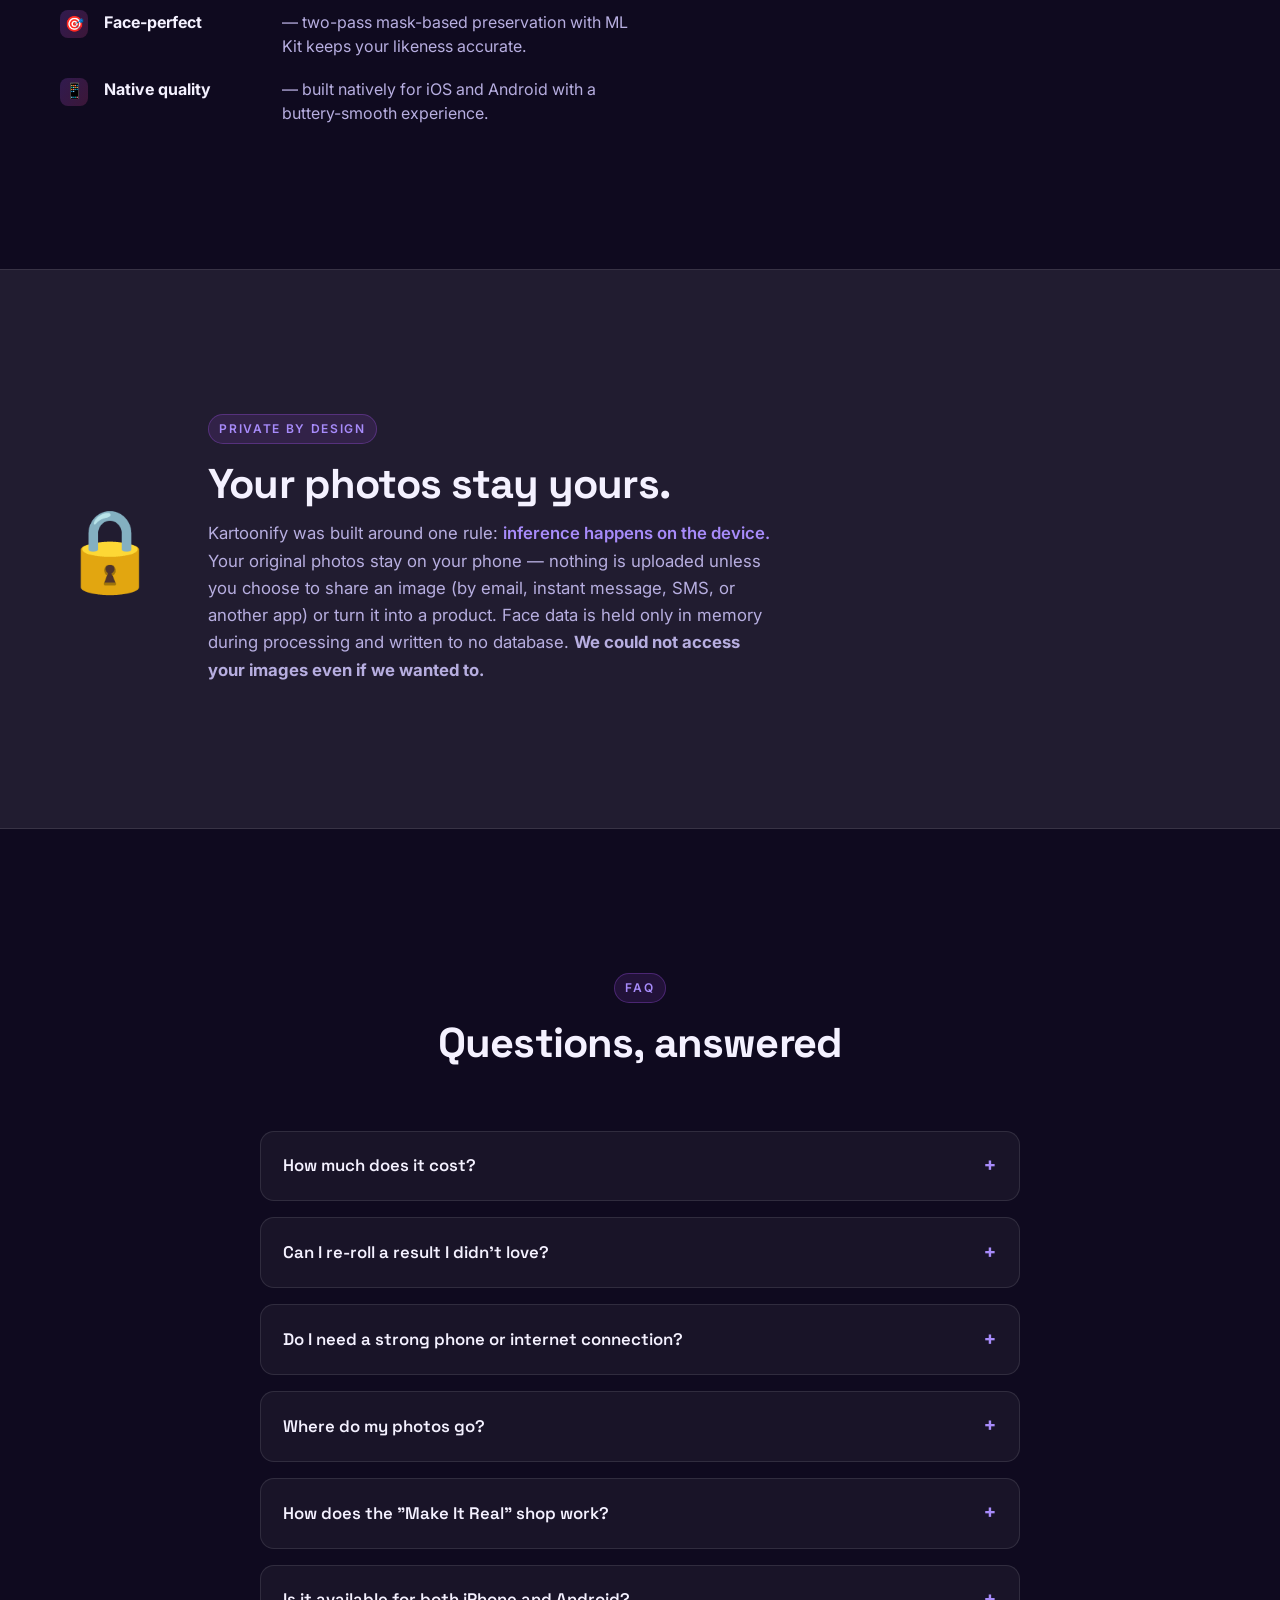
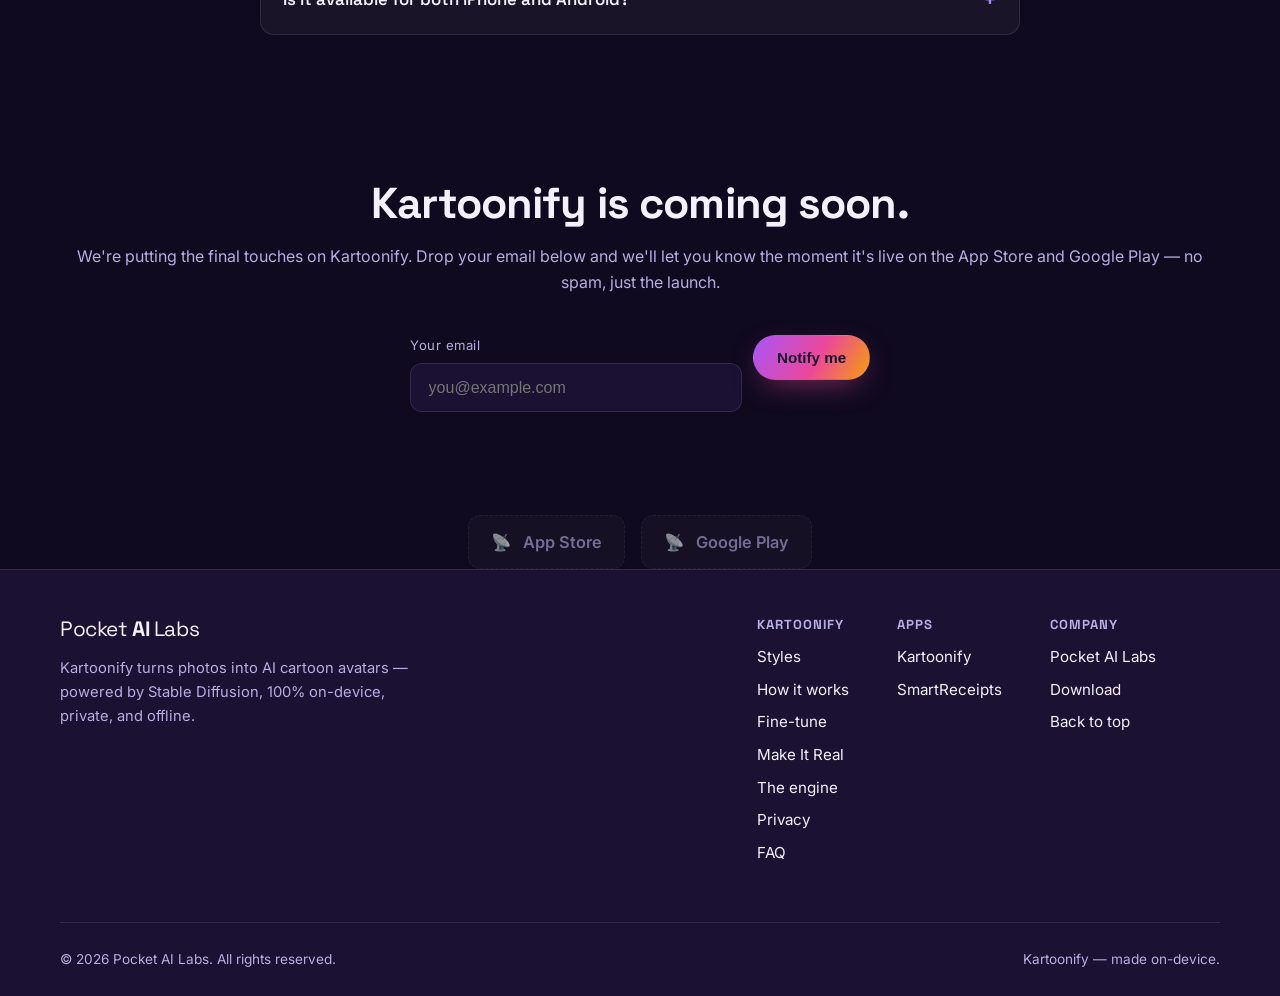
<file: kartoonify.html>
<!DOCTYPE html>
<html lang="en">
<head>
  <meta charset="UTF-8" />
  <meta name="viewport" content="width=device-width, initial-scale=1.0" />
  <meta name="description" content="Kartoonify turns your photos and self-portraits into stunning AI cartoons — driven by Stable Diffusion 1.5, running entirely on-device on iPhone or Android, instantly and privately." />
  <meta property="og:site_name" content="Pocket AI Labs" />
  <meta property="og:type" content="website" />
  <meta property="og:title" content="Kartoonify — AI Cartoon Avatars · by Pocket AI Labs" />
  <meta property="og:description" content="Kartoonify transforms your photos into vibrant AI cartoon avatars — powered by Stable Diffusion 1.5, running entirely on-device. Zero uploads." />
  <meta property="og:image" content="assets/social/og-kartoonify.svg" />
  <meta name="twitter:card" content="summary_large_image" />
  <meta name="twitter:title" content="Kartoonify — AI Cartoon Avatars · by Pocket AI Labs" />
  <meta name="twitter:description" content="Kartoonify transforms your photos into vibrant AI cartoon avatars — powered by Stable Diffusion 1.5, running entirely on-device. Zero uploads." />
  <meta name="twitter:image" content="assets/social/og-kartoonify.svg" />
  <meta name="theme-color" content="#7C3AED" />
    <title>Kartoonify — AI Cartoon Avatars · by Pocket AI Labs</title>
  <link rel="icon" type="image/svg+xml" href="assets/social/favicon.svg" />
  <link rel="apple-touch-icon" href="assets/social/favicon.svg" />
  <link rel="preconnect" href="https://fonts.googleapis.com" />
  <link rel="preconnect" href="https://fonts.gstatic.com" crossorigin />
  <link href="https://fonts.googleapis.com/css2?family=Inter:wght@400;500;600;700;800&family=Space+Grotesk:wght@500;600;700;800&display=swap" rel="stylesheet" />
  <link rel="stylesheet" href="kartoonify.css" />
</head>
<body id="top">
  <header class="site-header">
    <div class="container header-inner">
      <a href="index.html" class="brand" aria-label="Pocket AI Labs home">
        <span class="brand-mark" aria-hidden="true">
          <svg viewBox="0 0 32 32" width="28" height="28" fill="none">
            <circle cx="16" cy="16" r="13.5" stroke="url(#g)" stroke-width="2.4"/>
            <circle cx="16" cy="16" r="4.6" fill="url(#g)"/>
            <path d="M16 6.5v3.5M16 22v3.5M6.5 16H10M22 16h3.5" stroke="url(#g)" stroke-width="2" stroke-linecap="round"/>
            <defs>
              <linearGradient id="g" x1="6" y1="6" x2="26" y2="26" gradientUnits="userSpaceOnUse">
                <stop stop-color="#8B5CF6"/><stop offset="1" stop-color="#22D3EE"/>
              </linearGradient>
            </defs>
          </svg>
        </span>
        <span class="brand-name">Pocket <b>AI</b> Labs</span>
      </a>

      <nav class="main-nav" id="mainNav" aria-label="Site">
        <a href="index.html">Home</a>
        <a href="#how">How it works</a>
        <a href="#styles">Styles</a>
        <a href="#tune">Fine-tune</a>
        <a href="#makeit">Make It Real</a>
        <a href="#engine">The engine</a>
        <a href="#privacy">Privacy</a>
        <a href="#faq">FAQ</a>
        <a href="#get" class="btn btn-sm btn-soft">Get Kartoonify</a>
      </nav>

      <button class="nav-toggle" id="navToggle" aria-expanded="false" aria-controls="mainNav" aria-label="Toggle menu">
        <span></span><span></span><span></span>
      </button>
    </div>
  </header>

  <main>
    <!-- Hero -->
    <section class="hero">
      <div class="hero-glow" aria-hidden="true"></div>
      <div class="container hero-inner">
        <div class="hero-copy">
          <span class="pill"><span class="pill-dot" aria-hidden="true"></span> By Pocket AI Labs · On-device AI</span>
          <h1>Turn yourself into a <span class="grad-text">masterpiece.</span></h1>
          <p class="lede">
            <strong>Kartoonify</strong> transforms your photos and self-portraits into vibrant
            cartoon avatars &mdash; instantly, with zero uploads. Powered by <em>Stable Diffusion
            1.5</em> that runs right on your phone.
          </p>
          <div class="hero-cta">
            <a href="#get" class="btn btn-primary">Get Kartoonify</a>
            <a href="#preview" class="btn btn-ghost">See it work <span aria-hidden="true">&rarr;</span></a>
          </div>
          <ul class="hero-points">
            <li><b>1 photo</b><span>in, 1 avatar out</span></li>
            <li><b>SD 1.5</b><span>on-device engine</span></li>
            <li><b>No uploads</b><span>unless you share</span></li>
          </ul>
        </div>

        <div class="hero-visual" id="preview" aria-label="Before and after preview">
          <div class="comparison">
            <figure class="compare-side before">
              <picture>
  <source type="image/webp" srcset="assets/images/kartoonify/original_512.webp" />
  <img class="avatar-placeholder" alt="Original photo used in the Kartoonify demo" width="190" height="230" loading="lazy">
</picture>
              <figcaption>Original photo</figcaption>
            </figure>
            <div class="arrow" aria-hidden="true">&rarr;</div>
            <figure class="compare-side after">
              <picture>
  <source type="image/webp" srcset="assets/images/kartoonify/output_512.webp" />
  <img class="avatar-placeholder filled" alt="Kartoonify output rendered from the original photo" width="190" height="230" loading="lazy" src="assets/images/kartoonify/output_512.png" />
</picture>
              <figcaption>Kartoonify output</figcaption>
            </figure>
          </div>
        </div>
      </div>
    </section>

    <!-- Style gallery -->
    <section class="container gallery-session" id="styles">
      <div class="section-head">
        <span class="kicker">A style for every vibe</span>
        <h2>One photo. Many looks.</h2>
        <p class="section-sub">Six built-in presets &mdash; pick the style that fits your mood, or write your own custom prompt to go beyond the defaults.</p>
      </div>
      <div class="style-grid">
        <figure class="style-card s1">
      <picture>
        <source type="image/webp" srcset="assets/images/kartoonify/cartoon_512.webp" />
  <img class="style-img" alt="Cartoon style output" width="220" height="275" loading="lazy">

      </picture>
      <figcaption class="hover-caption"><b>Cartoon</b><span>Blocky colors &amp; crisp outlines</span></figcaption></figure>
        <figure class="style-card s2"><picture>
  <source type="image/webp" srcset="assets/images/kartoonify/anime_512.webp" />
  <img class="style-img" alt="Anime style output" width="220" height="275" loading="lazy">

      </picture>
      <figcaption class="hover-caption"><b>Anime</b><span>Bright-eyed, big-haired animation</span></figcaption></figure>
        <figure class="style-card s3"><picture>
  <source type="image/webp" srcset="assets/images/kartoonify/oil_painting_512.webp" />
  <img class="style-img" alt="Oil Paint style output" width="220" height="275" loading="lazy">

      </picture>
      <figcaption class="hover-caption"><b>Oil Paint</b><span>Rich, textured painterly strokes</span></figcaption></figure>
        <figure class="style-card s4"><picture>
  <source type="image/webp" srcset="assets/images/kartoonify/sketch_512.webp" />
  <img class="style-img" alt="Sketch style output" width="220" height="275" loading="lazy">

      </picture>
      <figcaption class="hover-caption"><b>Sketch</b><span>Finely rendered graphite line-art</span></figcaption></figure>
        <figure class="style-card s5"><picture>
  <source type="image/webp" srcset="assets/images/kartoonify/water_color_512.webp" />
  <img class="style-img" alt="Water Color style output" width="220" height="275" loading="lazy">

      </picture>
      <figcaption class="hover-caption"><b>Water Color</b><span>Soft, blended watercolor washes</span></figcaption></figure>
        <figure class="style-card s6"><picture>
  <source type="image/webp" srcset="assets/images/kartoonify/pixel_art_512.webp" />
  <img class="style-img" alt="Pixel Art style output" width="220" height="275" loading="lazy">

      </picture>
      <figcaption class="hover-caption"><b>Pixel Art</b><span>Retro 8-bit style pixelation</span></figcaption></figure>
        <figure class="style-card s7"><picture>
  <source type="image/webp" srcset="assets/images/kartoonify/output_512.webp" />
  <img class="style-img" alt="Kartoonify style output" width="220" height="275" loading="lazy">

      </picture>
      <figcaption class="hover-caption"><b>Custom</b><span>Photo mode</span></figcaption></figure>
      </div>
    </section>

    <!-- Fine-tune -->
    <section class="session dark" id="tune">
      <div class="container narrow">
        <div class="section-head">
          <span class="kicker">Every knob, yours to turn</span>
          <h2>Fine-tune every detail</h2>
          <p class="section-sub">
            Kartoonify isn't a black box. Four sliders — pure Dart, on-device — give
            you precise control over the final look.
          </p>
        </div>
        <ul class="check-list">
          <li><span class="tick" aria-hidden="true">🎨</span><b>Style Intensity</b><span class="desc">— how aggressively the model re-renders you, from a subtle cartoon tint to a full-body transformation.</span></li>
          <li><span class="tick" aria-hidden="true">🔍</span><b>Detail Level</b><span class="desc">— trading speed for finer, more coherent output with more sampling steps.</span></li>
          <li><span class="tick" aria-hidden="true">🙂</span><b>Preserve Faces</b><span class="desc">— keep your likeness tighter, or let the style run free across your whole face.</span></li>
          <li><span class="tick" aria-hidden="true">✨</span><b>Stylization</b><span class="desc">— push the cartoon look further with bolder outlines, flatter colors, and higher saturation.</span></li>
        </ul>
      </div>
    </section>

    <!-- Make It Real -->
    <section class="session zazzle" id="makeit">
      <div class="container">
        <div class="section-head">
          <span class="kicker">Own it in the real world</span>
          <h2>Make It Real &mdash; on Zazzle.</h2>
          <p class="section-sub">
            Your new cartoon avatar deserves a physical form. Shop the official
            <b>Kartoonify</b> store on Zazzle &mdash; premium canvas prints, posters,
            tees, mugs and more. Every cartoon becomes a quality product, made to
            order and shipped straight to your door.
          </p>
        </div>
        <div class="zazzle-grid" id="zazzle-gallery">
          <a class="zazzle-card" href="https://www.zazzle.com/kartoonify_canvas_print-256438174979296552" target="_blank" rel="noopener sponsored">
            <img src="assets/images/kartoonify/zazzle/canvas.jpg" alt="Kartoonify cartoon on a stretched canvas print" loading="lazy" />
            <span class="zazzle-tag">Canvas Print</span>
            <span class="zazzle-price">From $20</span>
          </a>
          <a class="zazzle-card" href="https://www.zazzle.com/kartoonify_print-256875841075244420" target="_blank" rel="noopener sponsored">
            <img src="assets/images/kartoonify/zazzle/print.jpg" alt="Kartoonify cartoon poster print" loading="lazy" />
            <span class="zazzle-tag">Poster Print</span>
            <span class="zazzle-price">From $32</span>
          </a>
          <a class="zazzle-card" href="https://www.zazzle.com/kartoonify_t_shirt-256470504046263326" target="_blank" rel="noopener sponsored">
            <img src="assets/images/kartoonify/zazzle/t-shirt.jpg" alt="Kartoonify cartoon printed on a t-shirt" loading="lazy" />
            <span class="zazzle-tag">T-Shirt</span>
            <span class="zazzle-price">From $19</span>
          </a>
          <a class="zazzle-card" href="https://www.zazzle.com/kartoonify_mugs-256886499100142319" target="_blank" rel="noopener sponsored">
            <img src="assets/images/kartoonify/zazzle/mugs.jpg" alt="Kartoonify cartoon mug" loading="lazy" />
            <span class="zazzle-tag">Mug</span>
            <span class="zazzle-price">From $17</span>
          </a>
          <a class="zazzle-card" href="https://www.zazzle.com/store/kartoonify" target="_blank" rel="noopener sponsored">
            <img src="assets/images/kartoonify/zazzle/selfieboard.jpg" alt="Kartoonify cartoon printed on a selfie light board" loading="lazy" />
            <span class="zazzle-tag">Selfie Board</span>
            <span class="zazzle-price">Shop now</span>
          </a>
          <a class="zazzle-card zazzle-cta" href="https://www.zazzle.com/store/kartoonify" target="_blank" rel="noopener sponsored">
            <span class="zazzle-cta-icon" aria-hidden="true">&#128082;</span>
            <span class="zazzle-cta-text">See <b>all</b> Kartoonify products</span>
            <span class="zazzle-cta-arrow" aria-hidden="true">&rarr;</span>
          </a>
        </div>
        <p class="makeit-note">Products fulfilled by Zazzle &mdash; made to order, shipped straight to your door.</p>
      </div>
    </section>

    <!-- How it works -->
    <section class="session dark" id="how">
      <div class="container">
        <div class="section-head">
          <span class="kicker">How it works</span>
          <h2>From portrait to cartoon in one tap</h2>
        </div>
        <ol class="steps">
          <li class="step">
            <span class="step-n">01</span>
            <div>
              <h3>Take or choose a photo</h3>
              <p>Point the camera at yourself, or pick a selfie from your gallery. Kartoonify locks onto your face instantly.</p>
            </div>
          </li>
          <li class="step">
            <span class="step-n">02</span>
            <div>
              <h3>Pick your style</h3>
              <p>Browse the style presets — Cartoon, Anime, Oil Paint, Sketch and more — or write your own prompt.</p>
            </div>
          </li>
          <li class="step">
            <span class="step-n">03</span>
            <div>
              <h3>Stable Diffusion re-renders you</h3>
              <p>On-device face detection protects your identity, then SD img2img re-renders you in your chosen style &mdash; all without ever leaving the phone.</p>
            </div>
          </li>
          <li class="step">
            <span class="step-n">04</span>
            <div>
              <h3>Refine, regenerate, enhance</h3>
              <p>Drag the sliders to fine-tune the look, or hit <b>Regenerate</b> for a fresh take on the same style — then optionally sharpen faces (GFPGAN) and upscale (Real-ESRGAN). Save to your gallery, set as wallpaper, or share straight to social.</p>
            </div>
          </li>
        </ol>
      </div>
    </section>

    <!-- Engine / performance -->
    <section class="session perf" id="engine">
      <div class="container perf-inner">
        <div class="perf-copy">
          <span class="kicker">Engineered on-device</span>
          <h2>A cartoon machine that runs in your pocket</h2>
          <p class="section-sub">
            Kartoonify is built to turn high-quality AI art into something fast and private
            enough to use anywhere. No server, no wait, no data ever leaving your device.
          </p>
          <ul class="check-list">
            <li><span class="tick" aria-hidden="true">⚡</span><b>Fastest backend first</b><span class="desc">&mdash; iOS uses in-process Metal; Android Snapdragon uses the NPU (QNN); non-Snapdragon Android uses the Vulkan GPU — with a seamless fallback to CPU when a backend isn't available.</span></li>
            <li><span class="tick" aria-hidden="true">🔒</span><b>100% private</b><span class="desc">&mdash; your photos stay on your device and aren't uploaded or stored anywhere &mdash; unless you choose to share an image or turn it into a product.</span></li>
            <li><span class="tick" aria-hidden="true">📡</span><b>Works offline</b><span class="desc">&mdash; generate avatars on a flight, in a tunnel, or anywhere without signal.</span></li>
            <li><span class="tick" aria-hidden="true">🎯</span><b>Face-perfect</b><span class="desc">&mdash; two-pass mask-based preservation with ML Kit keeps your likeness accurate.</span></li>
            <li><span class="tick" aria-hidden="true">📱</span><b>Native quality</b><span class="desc">&mdash; built natively for iOS and Android with a buttery-smooth experience.</span></li>
          </ul>
        </div>
        <div class="perf-stats">
          <div class="stat"><b>SD 1.5</b><span>img2img engine</span></div>
          <div class="stat"><b>3</b><span>backends: NPU · GPU · CPU</span></div>
          <div class="stat"><b>6</b><span>art styles</span></div>
          <div class="stat"><b>0</b><span>photos uploaded</span></div>
        </div>
      </div>
    </section>

    <!-- Privacy -->
    <section class="session privacy" id="privacy">
      <div class="container privacy-inner">
        <div class="privacy-ico" aria-hidden="true">🔒</div>
        <div>
          <span class="kicker">Private by design</span>
          <h2>Your photos stay yours.</h2>
          <p class="section-sub">
            Kartoonify was built around one rule: <em>inference happens on the device.</em>
            Your original photos stay on your phone &mdash; nothing is uploaded unless you
            choose to share an image (by email, instant message, SMS, or another app) or turn
            it into a product. Face data is held only in memory during processing and
            written to no database. <strong>We could not access your images even if we wanted to.</strong>
          </p>
        </div>
      </div>
    </section>

    <!-- FAQ -->
    <section class="session faq" id="faq">
      <div class="container narrow">
        <div class="section-head">
          <span class="kicker">FAQ</span>
          <h2>Questions, answered</h2>
        </div>
        <div class="faq-list">
          <details class="faq-item">
            <summary>How much does it cost?</summary>
            <p>Kartoonify is free to download with a set of starter styles. Unlock every preset and unlimited generations with a one-time purchase &mdash; no subscription.</p>
          </details>
          <details class="faq-item">
            <summary>Can I re-roll a result I didn't love?</summary>
            <p>Absolutely. Hit <b>Regenerate</b> and Kartoonify re-renders with a fresh random seed using your current style and settings — infinite variations, no limit. You can also fine-tune with the detail sliders before deciding.</p>
          </details>
          <details class="faq-item">
            <summary>Do I need a strong phone or internet connection?</summary>
            <p>Nope. The AI runs entirely on your device via its fastest engine (Metal, NPU, or GPU) and automatically falls back to the CPU on older phones. It works fully offline — on first launch it downloads the ~1&nbsp;GB model once, then everything runs locally.</p>
          </details>
          <details class="faq-item">
            <summary>Where do my photos go?</summary>
            <p>On your phone. All processing happens locally &mdash; nothing is uploaded or stored in the cloud unless you choose to do so. Generated avatars live only in your camera roll. The only time an image leaves your device is if you actively share it (email, instant message, SMS, or another app) or turn it into a product through our print partners &mdash; and even then only the finished artwork you choose to send, never your originals. Any analytics are limited to non-image usage data.</p>
          </details>
          <details class="faq-item">
            <summary>How does the "Make It Real" shop work?</summary>
            <p>After generating a cartoon you can turn it into a physical product &mdash; a canvas, poster, phone case, or mug &mdash; straight from the app. Orders are fulfilled by our print partners; it's a one-off purchase with no impact on your generated files.</p>
          </details>
          <details class="faq-item">
            <summary>Is it available for both iPhone and Android?</summary>
            <p>Yes. Kartoonify is built natively for iOS and Android, so you get the same private, on-device experience on either platform.</p>
          </details>
        </div>
      </div>
    </section>

    <!-- CTA -->
    <section class="section cta" id="get">
      <div class="container cta-inner">
        <h2>Kartoonify is coming soon.</h2>
        <p>We're putting the final touches on Kartoonify. Drop your email below and we'll let you know the moment it's live on the App Store and Google Play &mdash; no spam, just the launch.</p>
        <form class="notify-form" id="notifyForm" novalidate>
          <div class="field">
            <label for="notifyEmail">Your email</label>
            <input type="email" id="notifyEmail" name="notifyEmail" placeholder="you@example.com" autocomplete="email" required aria-label="Email for launch notification" />
            <span class="form-error" id="notifyError" role="alert"></span>
          </div>
          <button type="submit" class="btn btn-primary btn-lg">Notify me</button>
        </form>
        <p class="form-status" id="notifyStatus" role="status"></p>
        <div class="store-buttons">
          <span class="store-btn disabled" aria-label="Coming soon to the Apple App Store">
            <span aria-hidden="true">&#128225;</span>
            <span>App Store</span>
          </span>
          <span class="store-btn disabled" aria-label="Coming soon to Google Play">
            <span aria-hidden="true">&#128225;</span>
            <span>Google Play</span>
          </span>
        </div>
      </div>
    </section>
  </main>

  <footer class="site-footer">
    <div class="container footer-inner">
      <div class="footer-brand">
        <a href="index.html" class="brand-name">Pocket <b>AI</b> Labs</a>
        <p>Kartoonify turns photos into AI cartoon avatars &mdash; powered by Stable Diffusion, 100% on-device, private, and offline.</p>
      </div>
      <nav class="footer-nav" aria-label="Footer">
        <div>
          <h4>Kartoonify</h4>
          <a href="#styles">Styles</a>
          <a href="#how">How it works</a>
          <a href="#tune">Fine-tune</a>
          <a href="#makeit">Make It Real</a>
          <a href="#engine">The engine</a>
          <a href="#privacy">Privacy</a>
          <a href="#faq">FAQ</a>
        </div>
        <div>
          <h4>Apps</h4>
          <a href="kartoonify.html">Kartoonify</a>
          <a href="smartreceipts.html">SmartReceipts</a>
        </div>
        <div>
          <h4>Company</h4>
          <a href="index.html">Pocket AI Labs</a>
          <a href="#get">Download</a>
          <a href="#top">Back to top</a>
        </div>
      </nav>
    </div>
    <div class="container footer-bottom">
      <p>&copy; <span id="year"></span> Pocket AI Labs. All rights reserved.</p>
      <p class="footer-note">Kartoonify — made on-device.</p>
    </div>
  </footer>

  <script src="js/main.js"></script>
</body>
</html>
</file>
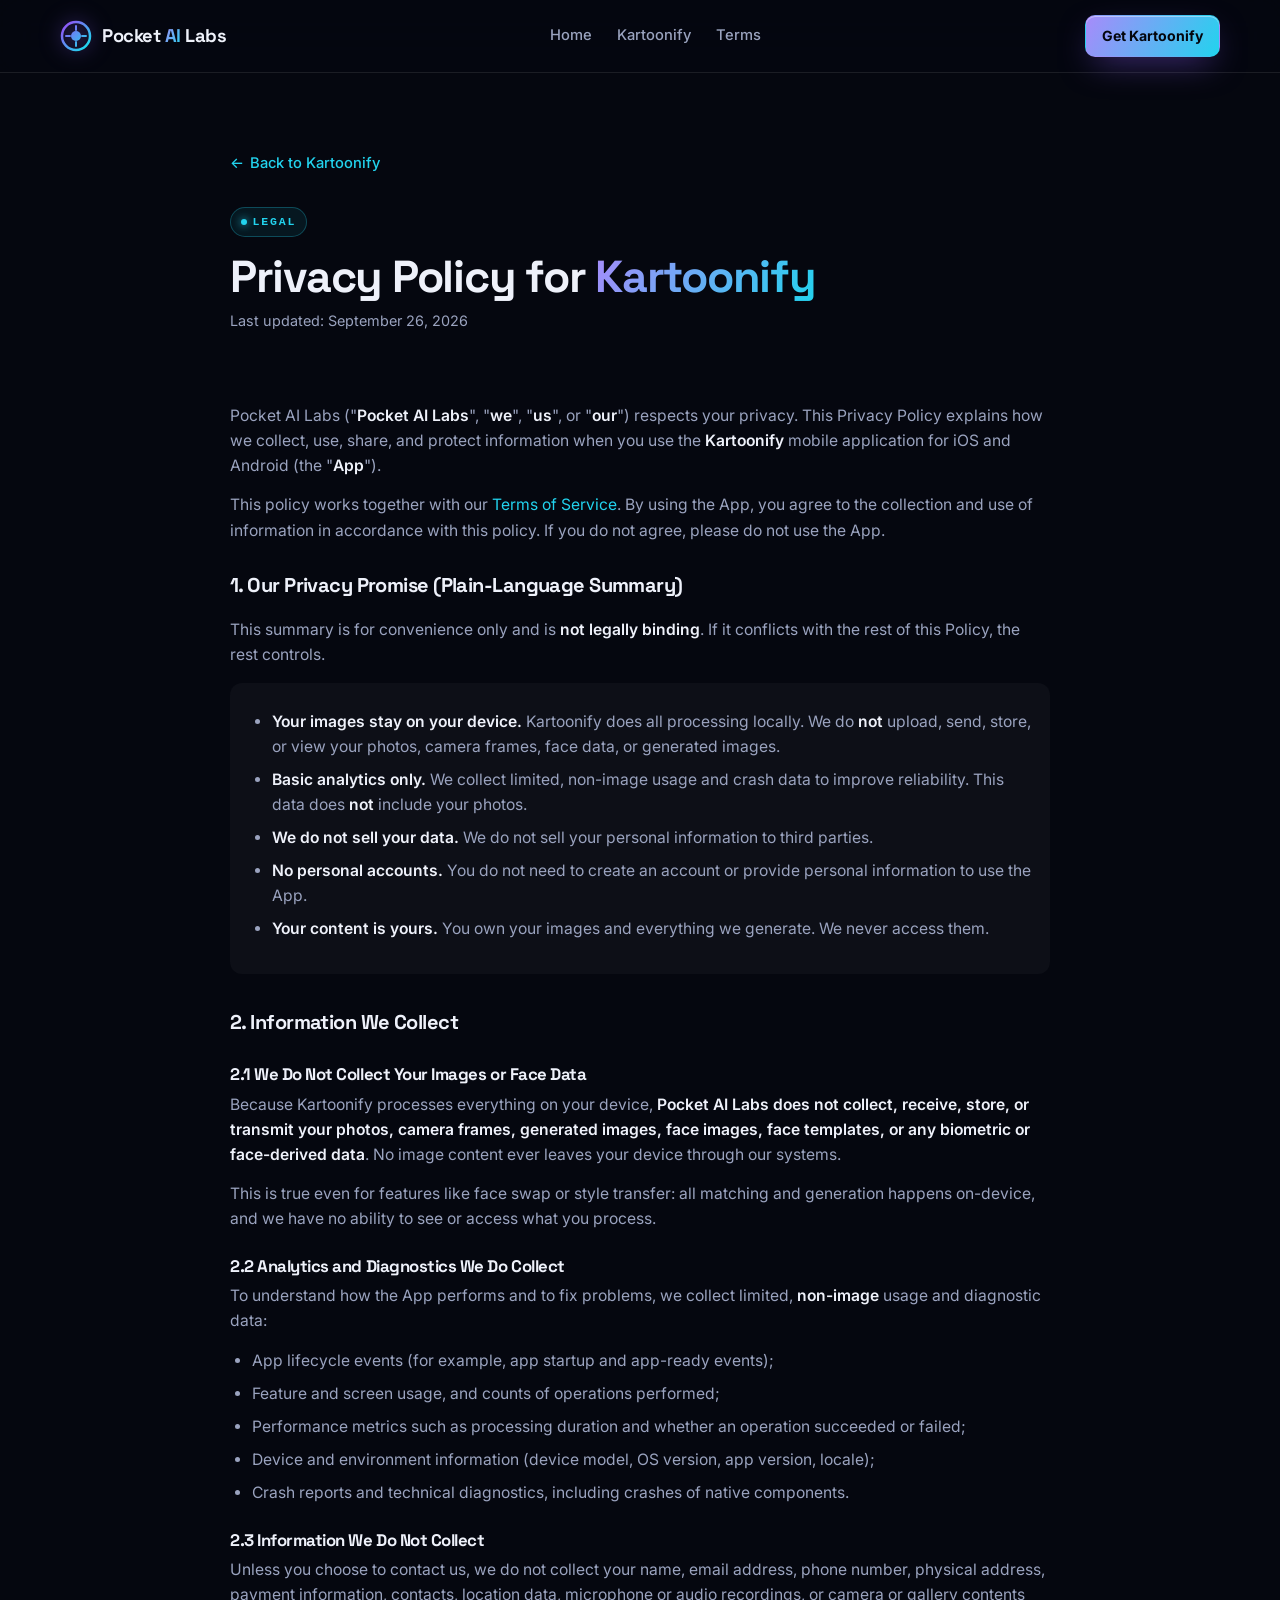
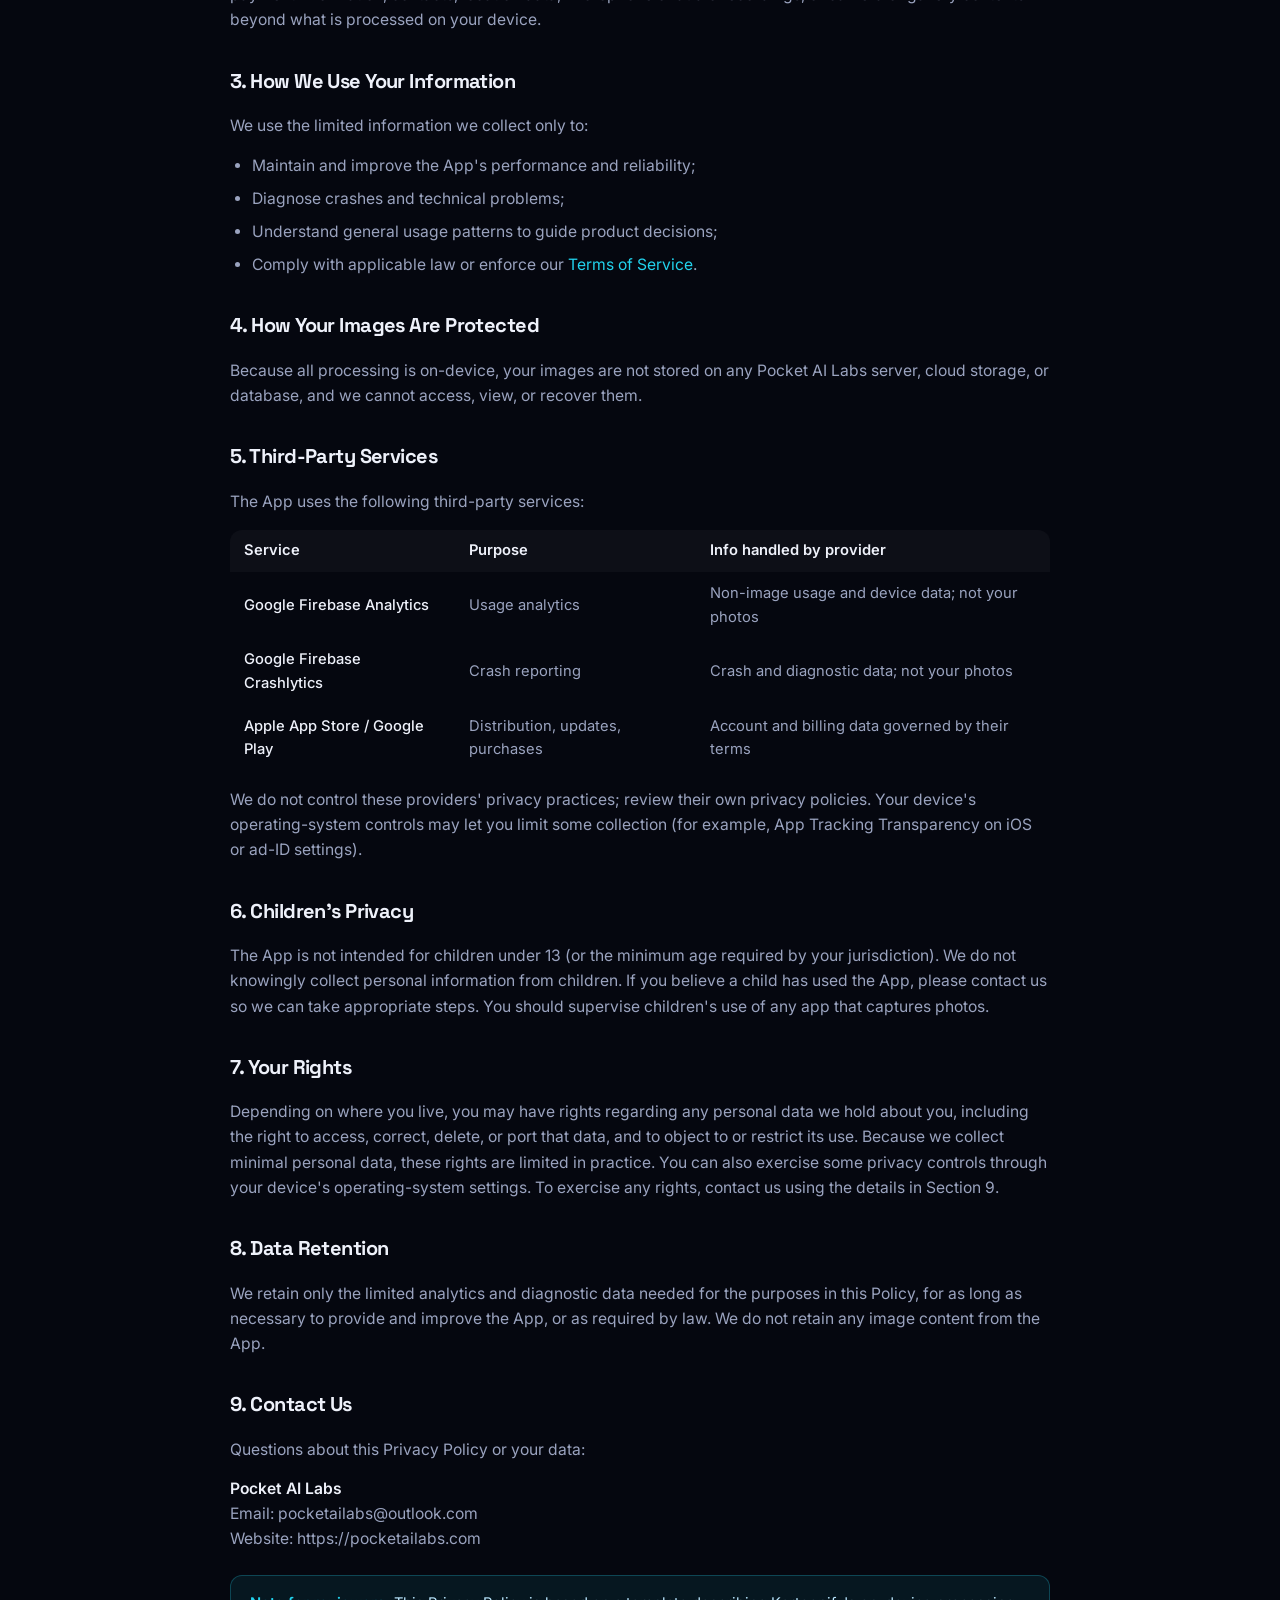
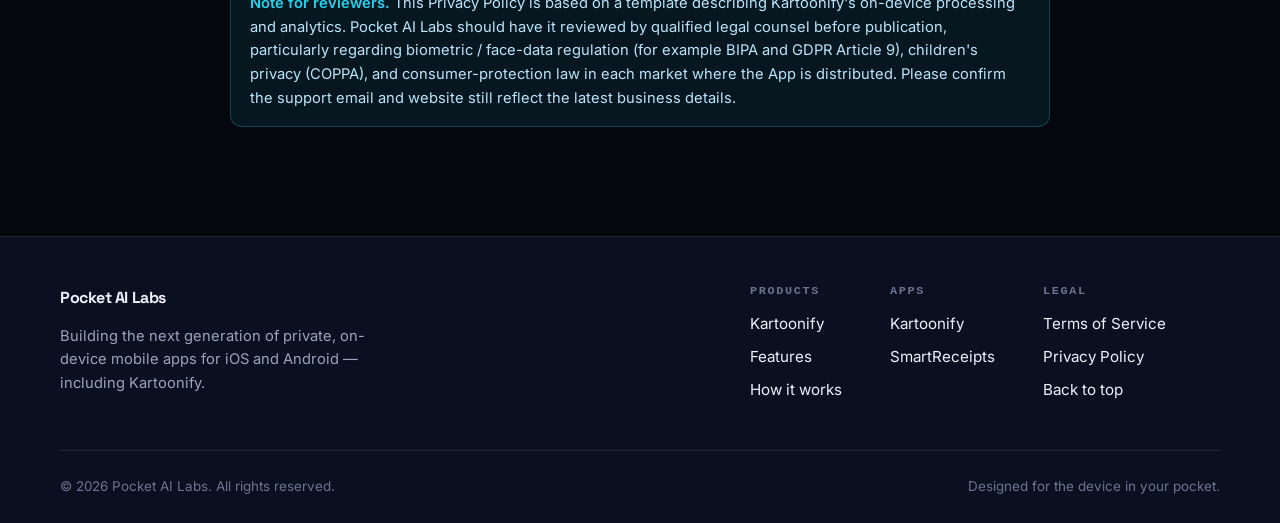
<file: privacy.html>
<!DOCTYPE html>
<html lang="en">
<head>
  <meta charset="UTF-8" />
  <meta name="viewport" content="width=device-width, initial-scale=1.0" />
  <meta name="description" content="Privacy Policy for Kartoonify, the on-device AI cartoon avatar app by Pocket AI Labs." />
  <meta property="og:site_name" content="Pocket AI Labs" />
  <meta property="og:type" content="website" />
  <meta property="og:title" content="Privacy Policy · Kartoonify — Pocket AI Labs" />
  <meta property="og:description" content="Privacy Policy for Kartoonify and Pocket AI Labs." />
  <meta property="og:image" content="assets/social/og-index.svg" />
  <meta name="twitter:card" content="summary_large_image" />
  <meta name="twitter:title" content="Privacy Policy · Kartoonify — Pocket AI Labs" />
  <meta name="twitter:description" content="Privacy Policy for Kartoonify and Pocket AI Labs." />
  <meta name="twitter:image" content="assets/social/og-index.svg" />
  <meta name="theme-color" content="#0b1021" />
    <title>Privacy Policy · Pocket AI Labs</title>
  <link rel="icon" type="image/svg+xml" href="assets/social/favicon.svg" />
  <link rel="apple-touch-icon" href="assets/social/favicon.svg" />
  <link rel="preconnect" href="https://fonts.googleapis.com" />
  <link rel="preconnect" href="https://fonts.gstatic.com" crossorigin />
  <link href="https://fonts.googleapis.com/css2?family=Inter:wght@400;500;600;700&family=Space+Grotesk:wght@500;600;700&display=swap" rel="stylesheet" />
  <link rel="stylesheet" href="css/styles.css" />
  <style>
    /* Privacy Policy — additive styles over the shared dark theme */
    .pp { padding: clamp(2.5rem, 6vw, 5rem) 0; }
    .pp-inner { max-width: 820px; }
    .pp .pp-head { margin-bottom: 2rem; padding-bottom: 1.5rem; border-bottom: 1px solid var(--border); }
    .pp .pp-head h1 { font-size: clamp(1.9rem, 4.5vw, 2.8rem); margin-bottom: 0.5rem; }
    .pp .pp-head .pp-app { background: var(--grad); -webkit-background-clip: text; background-clip: text; color: transparent; }
    .pp .pp-meta { color: var(--text-dim); font-size: 0.9rem; }
    .pp .kicker { margin-bottom: 1rem; }
    .pp h2 {
      font-size: 1.25rem; margin: 2.4rem 0 0.9rem; padding-bottom: 0.4rem;
      border-bottom: 1px solid var(--border); color: var(--text);
    }
    .pp h2:first-of-type { margin-top: 2rem; }
    .pp h3 {
      font-size: 1.05rem; margin: 1.6rem 0 0.5rem; color: var(--text);
    }
    .pp p { color: var(--text-dim); margin-bottom: 0.9rem; font-size: 0.98rem; }
    .pp ul { margin: 0 0 1rem 1.4rem; color: var(--text-dim); }
    .pp li { margin-bottom: 0.5rem; font-size: 0.98rem; }
    .pp li ul { margin-top: 0.5rem; }
    .pp strong { color: var(--text); font-weight: 600; }
    .pp .plain-highlight {
      background: var(--surface); border: 1px solid var(--border);
      border-radius: 12px; padding: 1rem 1.2rem; margin: 1rem 0;
    }
    .pp .plain-highlight ul { margin-top: 0.6rem; }
    .pp a { color: var(--cyan); }
    .pp a:hover { text-decoration: underline; }
    .pp .placeholder { color: var(--amber, #f59e0b); font-style: italic; }
    .pp-back {
      display: inline-flex; align-items: center; gap: 0.4em; margin-bottom: 2rem;
      color: var(--cyan); font-weight: 500; font-size: 0.92rem;
    }
    .pp-back:hover { text-decoration: underline; }
    .pp-callout {
      margin-top: 1.5rem; padding: 1rem 1.2rem; border-radius: 12px;
      background: rgba(34, 211, 238, 0.08); border: 1px solid rgba(34, 211, 238, 0.25);
      color: #bae6fd; font-size: 0.92rem;
    }
    .pp-callout strong { color: #22d3ee; }
    .pp-table {
      width: 100%; border-collapse: collapse; margin: 1rem 0;
      border: 1px solid var(--border); border-radius: 12px; overflow: hidden;
    }
    .pp-table th, .pp-table td { padding: 0.6rem 0.9rem; text-align: left; font-size: 0.92rem; border-bottom: 1px solid var(--border); color: var(--text-dim); }
    .pp-table th { background: var(--surface); color: var(--text); font-weight: 600; }
    .pp-table tr:last-child td { border-bottom: none; }
    .pp-table td:first-child { color: var(--text); font-weight: 500; }
  </style>
</head>
<body>
  <header class="site-header" id="top">
    <div class="container header-inner">
      <a href="index.html" class="brand" aria-label="Pocket AI Labs home">
        <span class="brand-mark" aria-hidden="true">
          <svg viewBox="0 0 32 32" width="32" height="32" fill="none">
            <circle cx="16" cy="16" r="14" stroke="url(#g)" stroke-width="2.5"/>
            <circle cx="16" cy="16" r="5" fill="url(#g)"/>
            <path d="M16 6v4M16 22v4M6 16h4M22 16h4" stroke="url(#g)" stroke-width="2" stroke-linecap="round"/>
            <defs>
              <linearGradient id="g" x1="6" y1="6" x2="26" y2="26" gradientUnits="userSpaceOnUse">
                <stop stop-color="#8b5cf6"/><stop offset="1" stop-color="#22d3ee"/>
              </linearGradient>
            </defs>
          </svg>
        </span>
        <span class="brand-name">Pocket <b>AI</b> Labs</span>
      </a>

      <nav class="main-nav" id="mainNav" aria-label="Primary">
        <a href="index.html">Home</a>
        <a href="kartoonify.html">Kartoonify</a>
        <a href="terms.html">Terms</a>
      </nav>

      <a href="kartoonify.html" class="btn btn-sm btn-primary">Get Kartoonify</a>

      <button class="nav-toggle" id="navToggle" aria-expanded="false" aria-controls="mainNav" aria-label="Toggle menu">
        <span></span><span></span><span></span>
      </button>
    </div>
  </header>

  <main>
    <section class="pp">
      <div class="container pp-inner">
        <a href="kartoonify.html" class="pp-back"><span aria-hidden="true">&larr;</span> Back to Kartoonify</a>

        <div class="pp-head">
          <span class="kicker">Legal</span>
          <h1>Privacy Policy for <span class="pp-app">Kartoonify</span></h1>
          <p class="pp-meta">Last updated: September 26, 2026</p>
        </div>

        <p>Pocket AI Labs ("<strong>Pocket AI Labs</strong>", "<strong>we</strong>", "<strong>us</strong>", or "<strong>our</strong>") respects your privacy. This Privacy Policy explains how we collect, use, share, and protect information when you use the <strong>Kartoonify</strong> mobile application for iOS and Android (the "<strong>App</strong>").</p>

        <p>This policy works together with our <a href="terms.html">Terms of Service</a>. By using the App, you agree to the collection and use of information in accordance with this policy. If you do not agree, please do not use the App.</p>

        <h2>1. Our Privacy Promise (Plain-Language Summary)</h2>
        <p>This summary is for convenience only and is <strong>not legally binding</strong>. If it conflicts with the rest of this Policy, the rest controls.</p>
        <div class="plain-highlight">
          <ul>
            <li><strong>Your images stay on your device.</strong> Kartoonify does all processing locally. We do <strong>not</strong> upload, send, store, or view your photos, camera frames, face data, or generated images.</li>
            <li><strong>Basic analytics only.</strong> We collect limited, non-image usage and crash data to improve reliability. This data does <strong>not</strong> include your photos.</li>
            <li><strong>We do not sell your data.</strong> We do not sell your personal information to third parties.</li>
            <li><strong>No personal accounts.</strong> You do not need to create an account or provide personal information to use the App.</li>
            <li><strong>Your content is yours.</strong> You own your images and everything we generate. We never access them.</li>
          </ul>
        </div>

        <h2>2. Information We Collect</h2>

        <h3>2.1 We Do Not Collect Your Images or Face Data</h3>
        <p>Because Kartoonify processes everything on your device, <strong>Pocket AI Labs does not collect, receive, store, or transmit your photos, camera frames, generated images, face images, face templates, or any biometric or face-derived data</strong>. No image content ever leaves your device through our systems.</p>
        <p>This is true even for features like face swap or style transfer: all matching and generation happens on-device, and we have no ability to see or access what you process.</p>

        <h3>2.2 Analytics and Diagnostics We Do Collect</h3>
        <p>To understand how the App performs and to fix problems, we collect limited, <strong>non-image</strong> usage and diagnostic data:</p>
        <ul>
          <li>App lifecycle events (for example, app startup and app-ready events);</li>
          <li>Feature and screen usage, and counts of operations performed;</li>
          <li>Performance metrics such as processing duration and whether an operation succeeded or failed;</li>
          <li>Device and environment information (device model, OS version, app version, locale);</li>
          <li>Crash reports and technical diagnostics, including crashes of native components.</li>
        </ul>

        <h3>2.3 Information We Do Not Collect</h3>
        <p>Unless you choose to contact us, we do not collect your name, email address, phone number, physical address, payment information, contacts, location data, microphone or audio recordings, or camera or gallery contents beyond what is processed on your device.</p>

        <h2>3. How We Use Your Information</h2>
        <p>We use the limited information we collect only to:</p>
        <ul>
          <li>Maintain and improve the App's performance and reliability;</li>
          <li>Diagnose crashes and technical problems;</li>
          <li>Understand general usage patterns to guide product decisions;</li>
          <li>Comply with applicable law or enforce our <a href="terms.html">Terms of Service</a>.</li>
        </ul>

        <h2>4. How Your Images Are Protected</h2>
        <p>Because all processing is on-device, your images are not stored on any Pocket AI Labs server, cloud storage, or database, and we cannot access, view, or recover them.</p>

        <h2>5. Third-Party Services</h2>
        <p>The App uses the following third-party services:</p>
        <table class="pp-table">
          <thead>
            <tr><th>Service</th><th>Purpose</th><th>Info handled by provider</th></tr>
          </thead>
          <tbody>
            <tr><td>Google Firebase Analytics</td><td>Usage analytics</td><td>Non-image usage and device data; not your photos</td></tr>
            <tr><td>Google Firebase Crashlytics</td><td>Crash reporting</td><td>Crash and diagnostic data; not your photos</td></tr>
            <tr><td>Apple App Store / Google Play</td><td>Distribution, updates, purchases</td><td>Account and billing data governed by their terms</td></tr>
          </tbody>
        </table>
        <p>We do not control these providers' privacy practices; review their own privacy policies. Your device's operating-system controls may let you limit some collection (for example, App Tracking Transparency on iOS or ad-ID settings).</p>

        <h2>6. Children's Privacy</h2>
        <p>The App is not intended for children under 13 (or the minimum age required by your jurisdiction). We do not knowingly collect personal information from children. If you believe a child has used the App, please contact us so we can take appropriate steps. You should supervise children's use of any app that captures photos.</p>

        <h2>7. Your Rights</h2>
        <p>Depending on where you live, you may have rights regarding any personal data we hold about you, including the right to access, correct, delete, or port that data, and to object to or restrict its use. Because we collect minimal personal data, these rights are limited in practice. You can also exercise some privacy controls through your device's operating-system settings. To exercise any rights, contact us using the details in Section 9.</p>

        <h2>8. Data Retention</h2>
        <p>We retain only the limited analytics and diagnostic data needed for the purposes in this Policy, for as long as necessary to provide and improve the App, or as required by law. We do not retain any image content from the App.</p>

        <h2>9. Contact Us</h2>
        <p>Questions about this Privacy Policy or your data:</p>
        <p><strong>Pocket AI Labs</strong><br />
        Email: pocketailabs@outlook.com<br />
        Website: https://pocketailabs.com</p>

        <div class="pp-callout">
          <strong>Note for reviewers.</strong> This Privacy Policy is based on a template describing Kartoonify's on-device processing and analytics. Pocket AI Labs should have it reviewed by qualified legal counsel before publication, particularly regarding biometric / face-data regulation (for example BIPA and GDPR Article 9), children's privacy (COPPA), and consumer-protection law in each market where the App is distributed. Please confirm the support email and website still reflect the latest business details.
        </div>
      </div>
    </section>
  </main>

  <footer class="site-footer">
    <div class="container footer-inner">
      <div class="footer-brand">
        <a href="index.html" class="brand-name">Pocket <b>AI</b> Labs</a>
        <p>Building the next generation of private, on-device mobile apps for iOS and Android — including Kartoonify.</p>
      </div>
      <nav class="footer-nav" aria-label="Footer">
        <div>
          <h4>Products</h4>
          <a href="kartoonify.html">Kartoonify</a>
          <a href="#features">Features</a>
          <a href="#how">How it works</a>
        </div>
        <div>
          <h4>Apps</h4>
          <a href="kartoonify.html">Kartoonify</a>
          <a href="smartreceipts.html">SmartReceipts</a>
        </div>
        <div>
          <h4>Legal</h4>
          <a href="terms.html">Terms of Service</a>
          <a href="privacy.html">Privacy Policy</a>
          <a href="#top">Back to top</a>
        </div>
      </nav>
    </div>
    <div class="container footer-bottom">
      <p>&copy; <span id="year"></span> Pocket AI Labs. All rights reserved.</p>
      <p class="footer-note">Designed for the device in your pocket.</p>
    </div>
  </footer>

  <script src="js/main.js"></script>
</body>
</html>
</file>
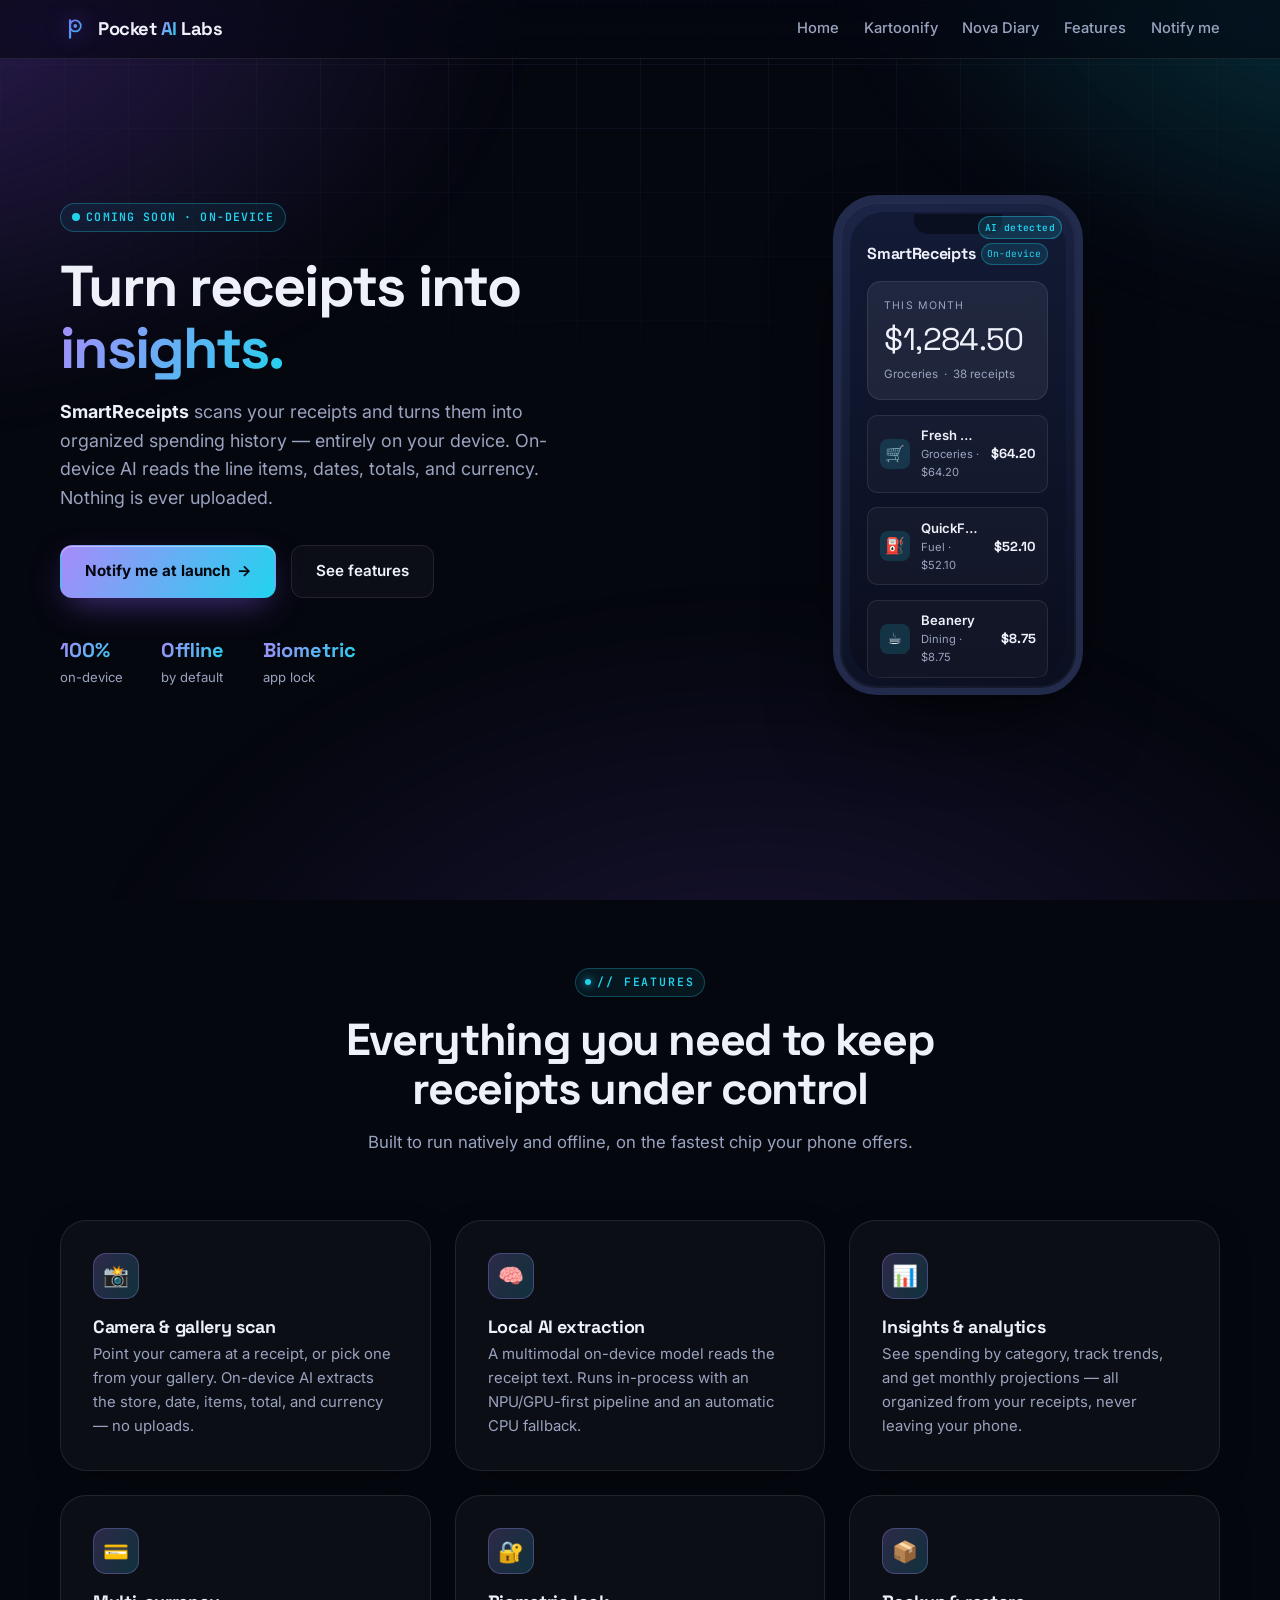
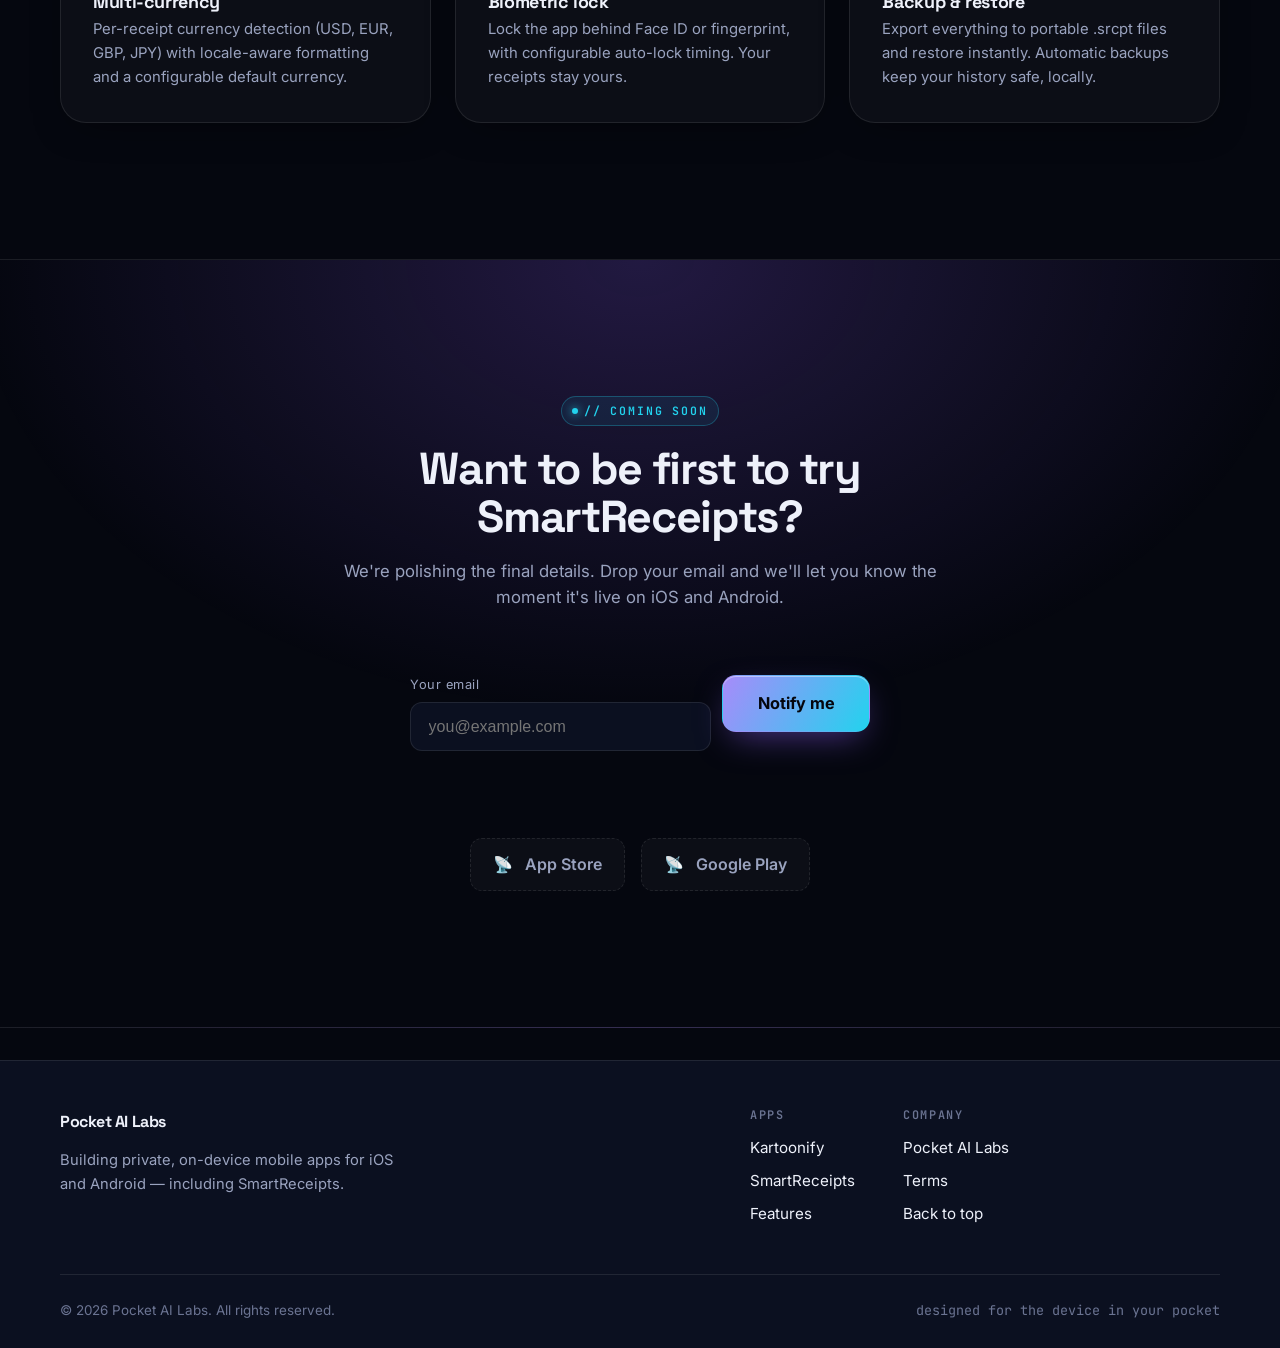
<file: smartreceipts.html>
<!DOCTYPE html>
<html lang="en">
<head>
  <meta charset="UTF-8" />
  <meta name="viewport" content="width=device-width, initial-scale=1.0" />
  <meta name="description" content="SmartReceipts — on-device receipt scanning and expense tracking powered by local AI. Never leaves your phone. Coming soon to iOS and Android." />
  <meta property="og:site_name" content="Pocket AI Labs" />
  <meta property="og:type" content="website" />
  <meta property="og:title" content="SmartReceipts — On-Device Receipt Scanner · Pocket AI Labs" />
  <meta property="og:description" content="SmartReceipts scans your receipts and turns them into organized spending history with on-device AI. Nothing is ever uploaded. Coming soon." />
  <meta property="og:image" content="assets/social/og-index.svg" />
  <meta name="twitter:card" content="summary_large_image" />
  <meta name="twitter:title" content="SmartReceipts — On-Device Receipt Scanner · Pocket AI Labs" />
  <meta name="twitter:description" content="SmartReceipts scans your receipts and turns them into organized spending history with on-device AI. Nothing is ever uploaded. Coming soon." />
  <meta name="twitter:image" content="assets/social/og-index.svg" />
  <meta name="theme-color" content="#05070f" />
  <title>SmartReceipts — On-Device Receipt Scanner · Pocket AI Labs</title>
  <link rel="icon" type="image/svg+xml" href="assets/social/favicon.svg" />
  <link rel="apple-touch-icon" href="assets/social/favicon.svg" />
  <link rel="preconnect" href="https://fonts.googleapis.com" />
  <link rel="preconnect" href="https://fonts.gstatic.com" crossorigin />
  <link href="https://fonts.googleapis.com/css2?family=Inter:wght@400;500;600;700&family=Space+Grotesk:wght@500;600;700;800&family=JetBrains+Mono:wght@400;500;600&display=swap" rel="stylesheet" />
  <link rel="stylesheet" href="css/styles.css?v=8" />
  <style>
    .sr { padding: clamp(5rem, 12vw, 8.5rem) 0; position: relative; }
    .sr-inner { display: grid; grid-template-columns: 1.05fr 0.95fr; gap: clamp(2rem, 5vw, 3.5rem); align-items: center; position: relative; z-index: 1; }
    .sr h1 { font-size: clamp(2.4rem, 5.5vw, 3.6rem); margin-bottom: 1.2rem; letter-spacing: -0.03em; }
    .sr .sr-lede { color: var(--text-dim); font-size: 1.12rem; max-width: 46ch; margin-bottom: 2rem; line-height: 1.6; }
    .sr .sr-lede strong { color: var(--text); }
    .sr-cta { display: flex; gap: 0.9rem; flex-wrap: wrap; margin-bottom: 2.2rem; }

    .phone-card { position: relative; width: 250px; margin: 0 auto; }
    .phone {
      position: relative; width: 250px; height: 500px; border-radius: 44px;
      background: linear-gradient(160deg, #1c2547, #0a0f20);
      border: 7px solid #232b4d; box-shadow: 0 40px 80px -20px rgba(0,0,0,0.7), inset 0 0 0 2px rgba(255,255,255,0.04); padding: 10px;
    }
    .phone .notch { position: absolute; top: 12px; left: 50%; transform: translateX(-50%); width: 88px; height: 20px; background: #0a0f20; border-radius: 0 0 14px 14px; z-index: 3; }
    .phone-screen { position: relative; height: 100%; width: 100%; border-radius: 34px; background: linear-gradient(180deg, #121a35, #0a0e1e); overflow: hidden; padding: 1.4rem 1.1rem; display: flex; flex-direction: column; gap: 0.9rem; }
    .sr-shell-head { display: flex; align-items: center; justify-content: space-between; margin-top: 0.4rem; }
    .sr-shell-head .brand { font-family: var(--font-display); font-weight: 700; font-size: 1rem; letter-spacing: -0.02em; }
    .sr-shell-head .tag { font-family: var(--font-mono); font-size: 0.6rem; color: var(--cyan); background: rgba(34,211,238,0.12); border: 1px solid rgba(34,211,238,0.3); padding: 0.2em 0.6em; border-radius: 999px; }
    .sr-total { background: var(--surface-hi); border: 1px solid var(--line); border-radius: 14px; padding: 1rem; }
    .sr-total .lbl { font-size: 0.66rem; color: var(--text-dim); text-transform: uppercase; letter-spacing: 0.1em; }
    .sr-total .amt { font-family: var(--font-display); font-size: 1.95rem; letter-spacing: -0.02em; }
    .sr-total .sub { font-size: 0.72rem; color: var(--text-dim); }
    .sr-item { display: flex; gap: 0.7rem; align-items: center; background: var(--surface); border: 1px solid var(--line); border-radius: 10px; padding: 0.6rem 0.7rem; }
    .sr-item .ico { width: 30px; height: 30px; border-radius: 8px; background: rgba(34,211,238,0.15); display: grid; place-items: center; font-size: 1rem; flex: 0 0 auto; }
    .sr-item .txt { flex: 1; min-width: 0; }
    .sr-item .txt .n { font-size: 0.82rem; font-weight: 600; white-space: nowrap; overflow: hidden; text-overflow: ellipsis; }
    .sr-item .txt .c { font-size: 0.7rem; color: var(--text-dim); }
    .sr-item .pr { font-size: 0.82rem; font-weight: 700; font-family: var(--font-display); }
    .sr-scan { display: flex; flex-direction: column; align-items: center; gap: 0.5rem; margin-top: auto; padding: 0.9rem; border-radius: 12px; border: 1px dashed rgba(34,211,238,0.4); background: rgba(34,211,238,0.05); }
    .sr-scan .lens { font-size: 1.6rem; }
    .sr-scan .cap { font-size: 0.72rem; color: var(--cyan); font-weight: 600; }
    .sr-detection { position: absolute; top: 14px; right: 14px; background: rgba(34,211,238,0.15); border: 1px solid rgba(34,211,238,0.4); color: var(--cyan); font-size: 0.6rem; font-weight: 600; padding: 0.25em 0.6em; border-radius: 999px; z-index: 4; font-family: var(--font-mono); letter-spacing: 0.04em; }

    .features-grid { display: grid; grid-template-columns: repeat(auto-fit, minmax(280px, 1fr)); gap: 1.5rem; margin-top: 0; align-items: stretch; }
    .feature { background: var(--surface); border: 1px solid var(--line); border-radius: var(--radius-lg); padding: 2rem; box-shadow: var(--shadow-card); transition: transform 0.32s var(--ease), border-color 0.32s, background 0.32s; display: flex; flex-direction: column; }
    .feature:hover { transform: translateY(-6px); border-color: rgba(167,139,250,0.42); background: var(--surface-hi); }
    .feature .fi { width: 46px; height: 46px; display: grid; place-items: center; border-radius: 13px; background: var(--grad-soft); border: 1px solid rgba(167,139,250,0.3); font-size: 1.3rem; margin-bottom: 1.1rem; }
    .feature h3 { font-size: 1.12rem; margin-bottom: 0.45rem; letter-spacing: -0.02em; }
    .feature p { color: var(--text-dim); font-size: 0.93rem; line-height: 1.6; }

    .section-head.center { text-align: center; max-width: 640px; margin: 0 auto clamp(2.5rem,6vw,4rem); }
    .sr-join { text-align: center; max-width: 520px; margin: 0 auto; }
    .sr-join .notify-form { max-width: 460px; margin: 1.6rem auto 0; display: flex; gap: 0.7rem; flex-wrap: wrap; align-items: flex-start; justify-content: center; }
    .sr-join .notify-form .field { text-align: left; flex: 1 1 240px; }
    .notify-form .field label { display: block; font-size: 0.8rem; color: var(--text-dim); margin-bottom: 0.4rem; letter-spacing: 0.04em; }
    .notify-form .field input { width: 100%; padding: 0.9em 1.1em; border-radius: 12px; font-size: 1rem; background: var(--bg-soft); color: var(--text); border: 1px solid var(--line); transition: border-color 0.2s; }
    .notify-form .field input:focus { outline: none; border-color: var(--violet); }
    .form-error { display: block; color: #fb7185; font-size: 0.78rem; margin-top: 0.35rem; min-height: 1em; }
    .form-status { margin-top: 1.1rem; color: var(--cyan); font-weight: 500; min-height: 1.2em; }
    .store-buttons { display: flex; gap: 1rem; justify-content: center; flex-wrap: wrap; }
    .store-btn { display: inline-flex; align-items: center; gap: 0.7em; background: var(--surface); border: 1px dashed var(--line); border-radius: 12px; padding: 0.8em 1.4em; font-weight: 600; color: var(--text-dim); }

    @media (max-width: 880px) {
      .sr-inner { grid-template-columns: 1fr; text-align: center; }
      .sr .sr-lede { margin-inline: auto; }
      .sr-cta, .hero-points { justify-content: center; }
      .hero-points { justify-content: center; }
      .phone-card { order: -1; }
    }
  </style>
</head>
<body id="top">
  <div class="ambient" aria-hidden="true"></div>
  <div class="ambient-grid" aria-hidden="true"></div>
  <div class="spotlight" id="spotlight" aria-hidden="true"></div>

  <header class="site-header">
    <div class="container header-inner">
      <a href="index.html" class="brand" aria-label="Pocket AI Labs home">
        <span class="brand-mark" aria-hidden="true">
          <svg viewBox="0 0 64 64" width="28" height="28" fill="none">
            <path d="M23 52V12" stroke="url(#g)" stroke-width="5" stroke-linecap="round"/>
            <circle cx="35" cy="25" r="12.5" stroke="url(#g)" stroke-width="4" fill="none"/>
            <circle cx="35" cy="25" r="4.2" fill="url(#g)"/>
            <defs>
              <linearGradient id="g" x1="0" y1="0" x2="64" y2="64" gradientUnits="userSpaceOnUse">
                <stop stop-color="#8B5CF6"/><stop offset="1" stop-color="#22D3EE"/>
              </linearGradient>
            </defs>
          </svg>
        </span>
        <span class="brand-name">Pocket <b>AI</b> Labs</span>
      </a>

      <nav class="main-nav" id="mainNav" aria-label="Site">
        <a href="index.html">Home</a>
        <a href="kartoonify/kartoonify.html">Kartoonify</a>
        <a href="nova_diary/nova-diary.html">Nova Diary</a>
        <a href="#features">Features</a>
        <a href="#get">Notify me</a>
      </nav>

      <button class="nav-toggle" id="navToggle" aria-expanded="false" aria-controls="mainNav" aria-label="Toggle menu">
        <span></span><span></span><span></span>
      </button>
    </div>
  </header>

  <main>
    <section class="sr">
      <div class="container sr-inner">
        <div>
          <span class="pill"><span class="pill-dot" aria-hidden="true"></span> Coming soon · On-device</span>
          <h1>Turn receipts into <span class="grad-text">insights.</span></h1>
          <p class="sr-lede">
            <strong>SmartReceipts</strong> scans your receipts and turns them into organized
            spending history &mdash; entirely on your device. On-device AI reads the line items,
            dates, totals, and currency. Nothing is ever uploaded.
          </p>
          <div class="sr-cta">
            <a href="#get" class="btn btn-primary">Notify me at launch <span aria-hidden="true">&rarr;</span></a>
            <a href="#features" class="btn btn-ghost">See features</a>
          </div>
          <ul class="hero-points">
            <li><b>100%</b><span>on-device</span></li>
            <li><b>Offline</b><span>by default</span></li>
            <li><b>Biometric</b><span>app lock</span></li>
          </ul>
        </div>

        <div class="phone-card" aria-label="SmartReceipts app preview">
          <div class="phone">
            <div class="notch"></div>
            <div class="sr-detection">AI detected</div>
            <div class="phone-screen">
              <div class="sr-shell-head">
                <span class="brand">SmartReceipts</span>
                <span class="tag">On-device</span>
              </div>
              <div class="sr-total">
                <div class="lbl">This month</div>
                <div class="amt">$1,284.50</div>
                <div class="sub">Groceries &nbsp;·&nbsp; 38 receipts</div>
              </div>
              <div class="sr-item">
                <div class="ico">🛒</div>
                <div class="txt"><div class="n">Fresh Market</div><div class="c">Groceries · $64.20</div></div>
                <div class="pr">$64.20</div>
              </div>
              <div class="sr-item">
                <div class="ico">⛽</div>
                <div class="txt"><div class="n">QuickFuel</div><div class="c">Fuel · $52.10</div></div>
                <div class="pr">$52.10</div>
              </div>
              <div class="sr-item">
                <div class="ico">☕</div>
                <div class="txt"><div class="n">Beanery</div><div class="c">Dining · $8.75</div></div>
                <div class="pr">$8.75</div>
              </div>
              <div class="sr-scan">
                <span class="lens">📷</span>
                <span class="cap">Scan a receipt</span>
              </div>
            </div>
          </div>
        </div>
      </div>
    </section>

    <section class="section" id="features">
      <div class="container">
        <div class="section-head center">
          <span class="kicker">// Features</span>
          <h2>Everything you need to keep receipts under control</h2>
          <p class="section-sub">Built to run natively and offline, on the fastest chip your phone offers.</p>
        </div>
        <div class="features-grid">
          <article class="feature">
            <div class="fi">📸</div>
            <h3>Camera &amp; gallery scan</h3>
            <p>Point your camera at a receipt, or pick one from your gallery. On-device AI extracts the store, date, items, total, and currency &mdash; no uploads.</p>
          </article>
          <article class="feature">
            <div class="fi">🧠</div>
            <h3>Local AI extraction</h3>
            <p>A multimodal on-device model reads the receipt text. Runs in-process with an NPU/GPU-first pipeline and an automatic CPU fallback.</p>
          </article>
          <article class="feature">
            <div class="fi">📊</div>
            <h3>Insights &amp; analytics</h3>
            <p>See spending by category, track trends, and get monthly projections — all organized from your receipts, never leaving your phone.</p>
          </article>
          <article class="feature">
            <div class="fi">💳</div>
            <h3>Multi-currency</h3>
            <p>Per-receipt currency detection (USD, EUR, GBP, JPY) with locale-aware formatting and a configurable default currency.</p>
          </article>
          <article class="feature">
            <div class="fi">🔐</div>
            <h3>Biometric lock</h3>
            <p>Lock the app behind Face ID or fingerprint, with configurable auto-lock timing. Your receipts stay yours.</p>
          </article>
          <article class="feature">
            <div class="fi">📦</div>
            <h3>Backup &amp; restore</h3>
            <p>Export everything to portable .srcpt files and restore instantly. Automatic backups keep your history safe, locally.</p>
          </article>
        </div>
      </div>
    </section>

    <section class="section dark cta-band" id="get" style="padding: clamp(5rem, 12vw, 8.5rem) 0;">
      <div class="container">
        <div class="section-head center">
          <span class="kicker">// Coming soon</span>
          <h2>Want to be first to try SmartReceipts?</h2>
          <p class="section-sub">We're polishing the final details. Drop your email and we'll let you know the moment it's live on iOS and Android.</p>
        </div>
        <div class="sr-join">
          <form class="notify-form" id="notifyForm" novalidate>
            <div class="field">
              <label for="notifyEmail">Your email</label>
              <input type="email" id="notifyEmail" name="notifyEmail" placeholder="you@example.com" autocomplete="email" required aria-label="Email for launch notification" />
              <span class="form-error" id="notifyError" role="alert"></span>
            </div>
            <button type="submit" class="btn btn-primary btn-lg">Notify me</button>
          </form>
          <p class="form-status" id="notifyStatus" role="status"></p>
          <div class="store-buttons" style="margin-top:2rem;">
            <span class="store-btn disabled" aria-label="Coming soon to the Apple App Store">
              <span aria-hidden="true">&#128225;</span><span>App Store</span>
            </span>
            <span class="store-btn disabled" aria-label="Coming soon to Google Play">
              <span aria-hidden="true">&#128225;</span><span>Google Play</span>
            </span>
          </div>
        </div>
      </div>
    </section>
  </main>

  <footer class="site-footer">
    <div class="container footer-inner">
      <div class="footer-brand">
        <a href="index.html" class="brand-name">Pocket <b>AI</b> Labs</a>
        <p>Building private, on-device mobile apps for iOS and Android — including SmartReceipts.</p>
      </div>
      <nav class="footer-nav" aria-label="Footer">
        <div>
          <h4>Apps</h4>
          <a href="kartoonify/kartoonify.html">Kartoonify</a>
          <a href="smartreceipts.html">SmartReceipts</a>
          <a href="#features">Features</a>
        </div>
        <div>
          <h4>Company</h4>
          <a href="index.html">Pocket AI Labs</a>
          <a href="kartoonify/terms.html">Terms</a>
          <a href="#top">Back to top</a>
        </div>
      </nav>
    </div>
    <div class="container footer-bottom">
      <p>&copy; <span id="year"></span> Pocket AI Labs. All rights reserved.</p>
      <p class="footer-note mono">designed for the device in your pocket</p>
    </div>
  </footer>

  <script src="js/main.js?v=3"></script>
</body>
</html>
</file>
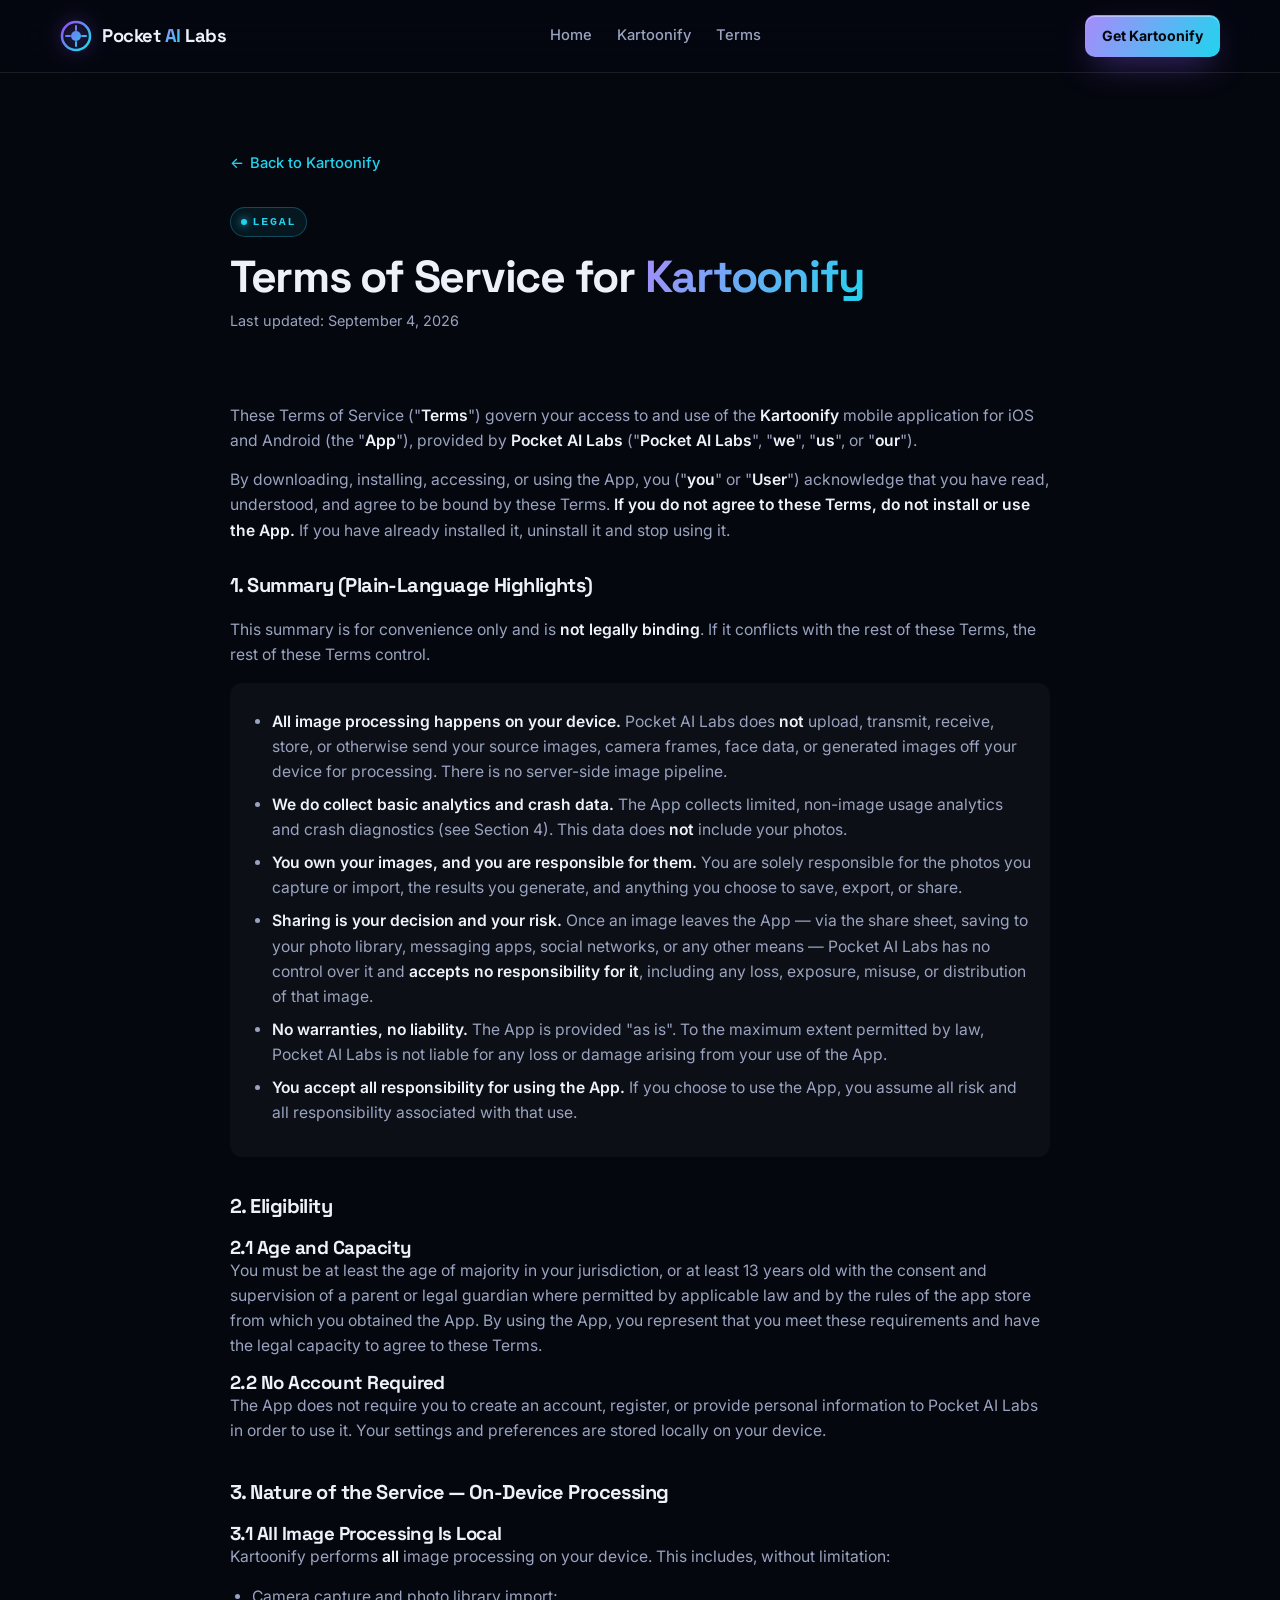
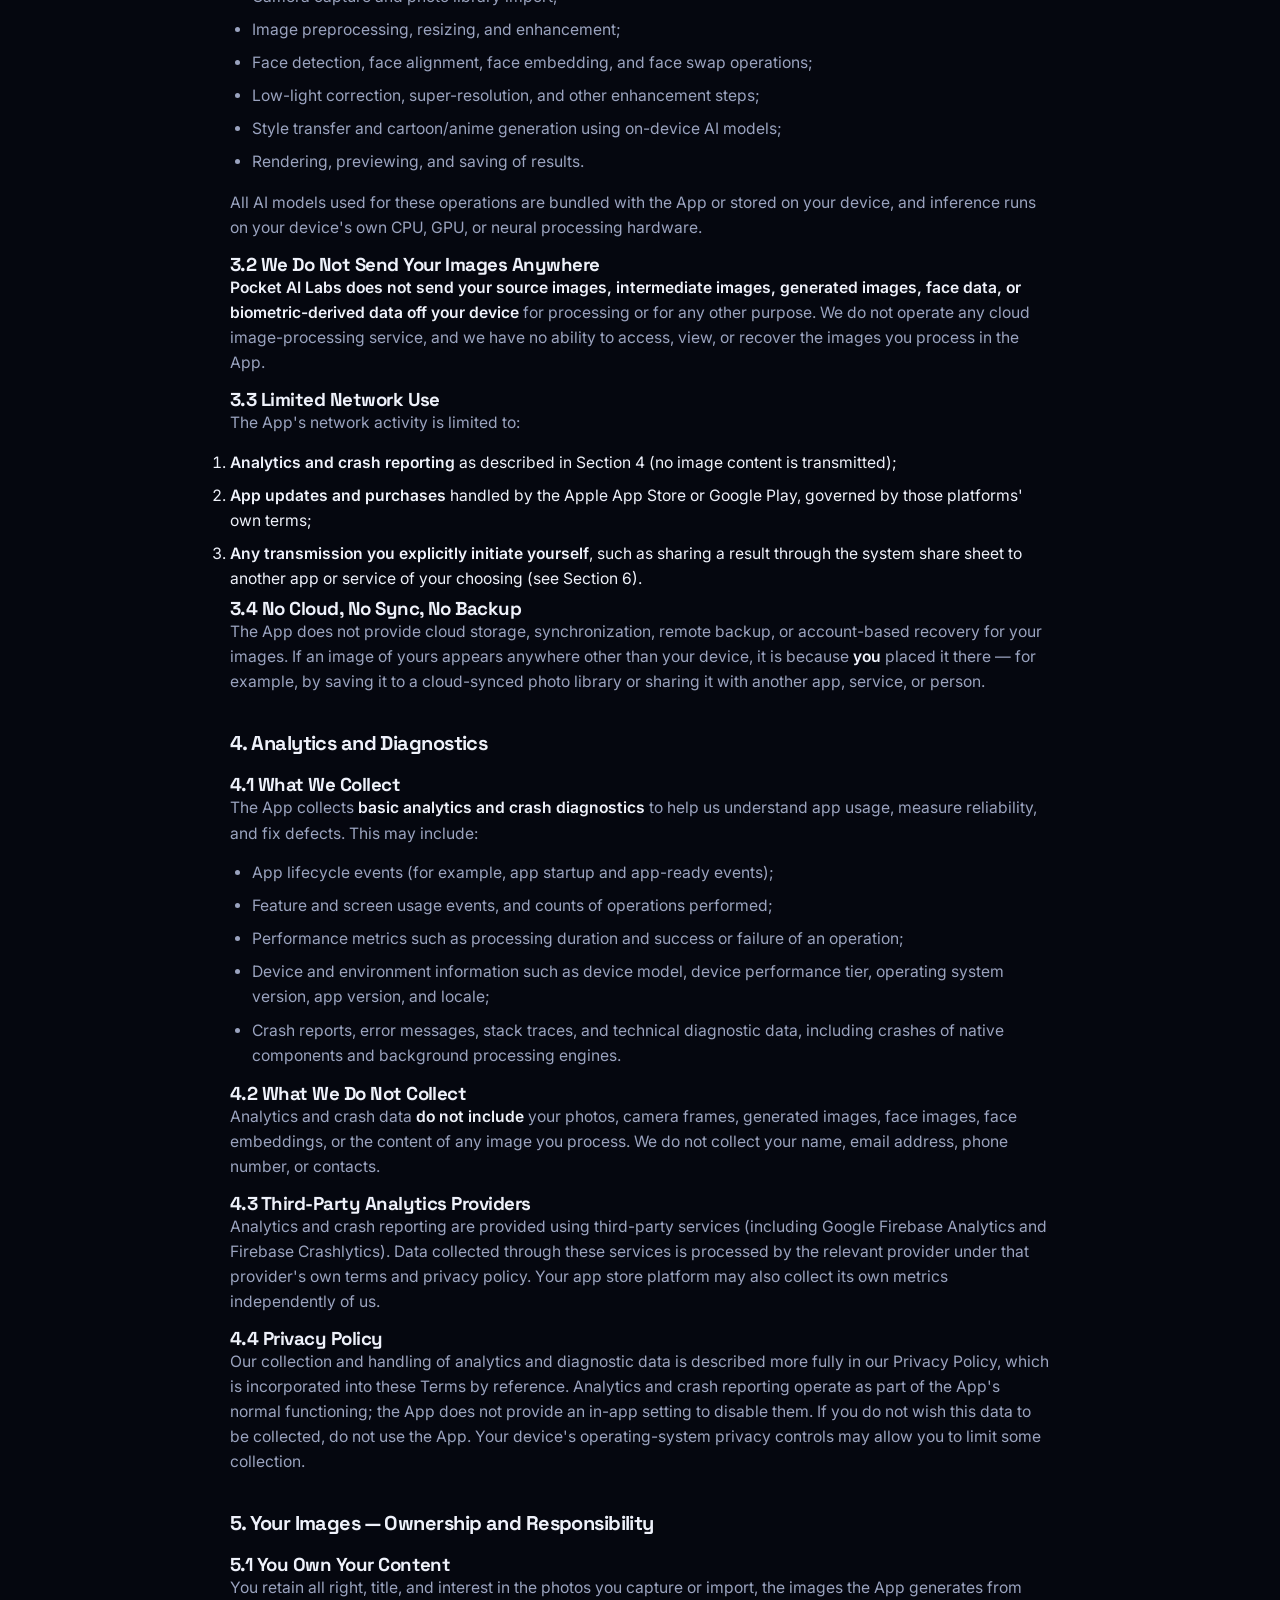
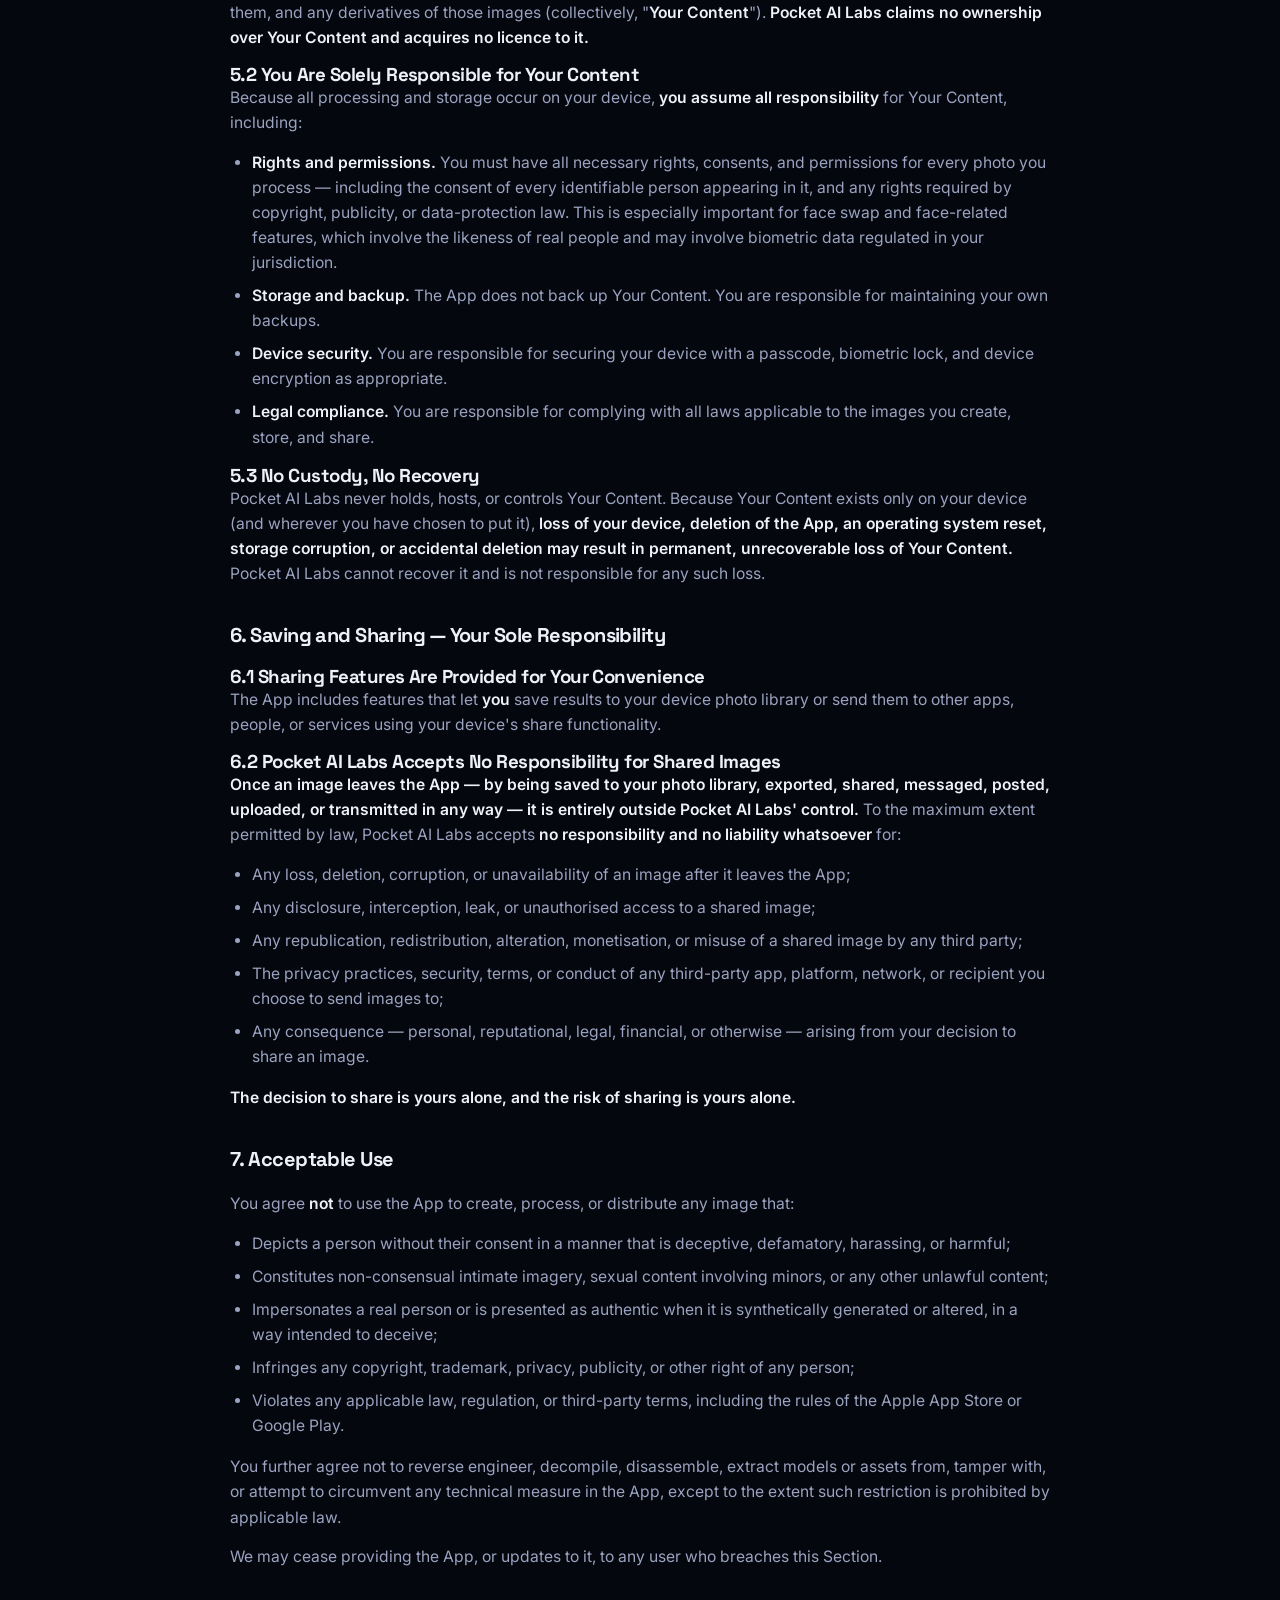
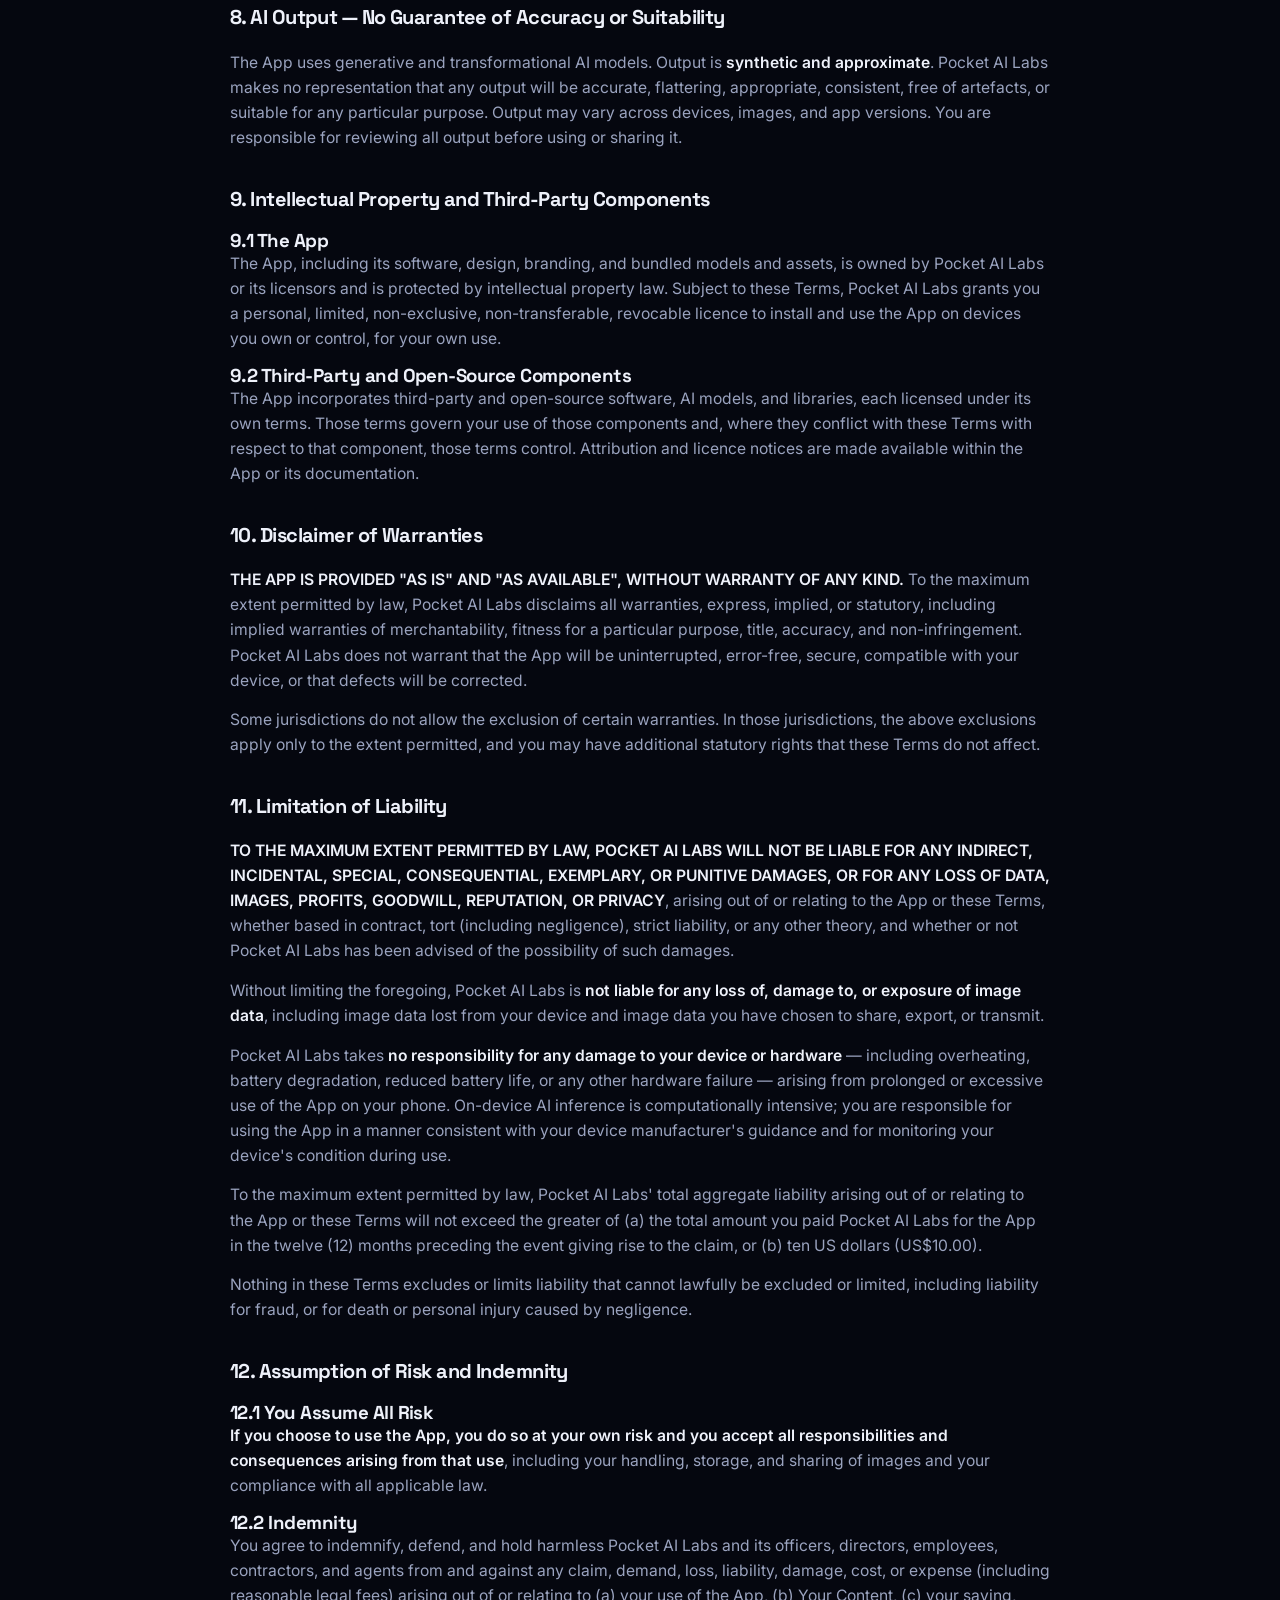
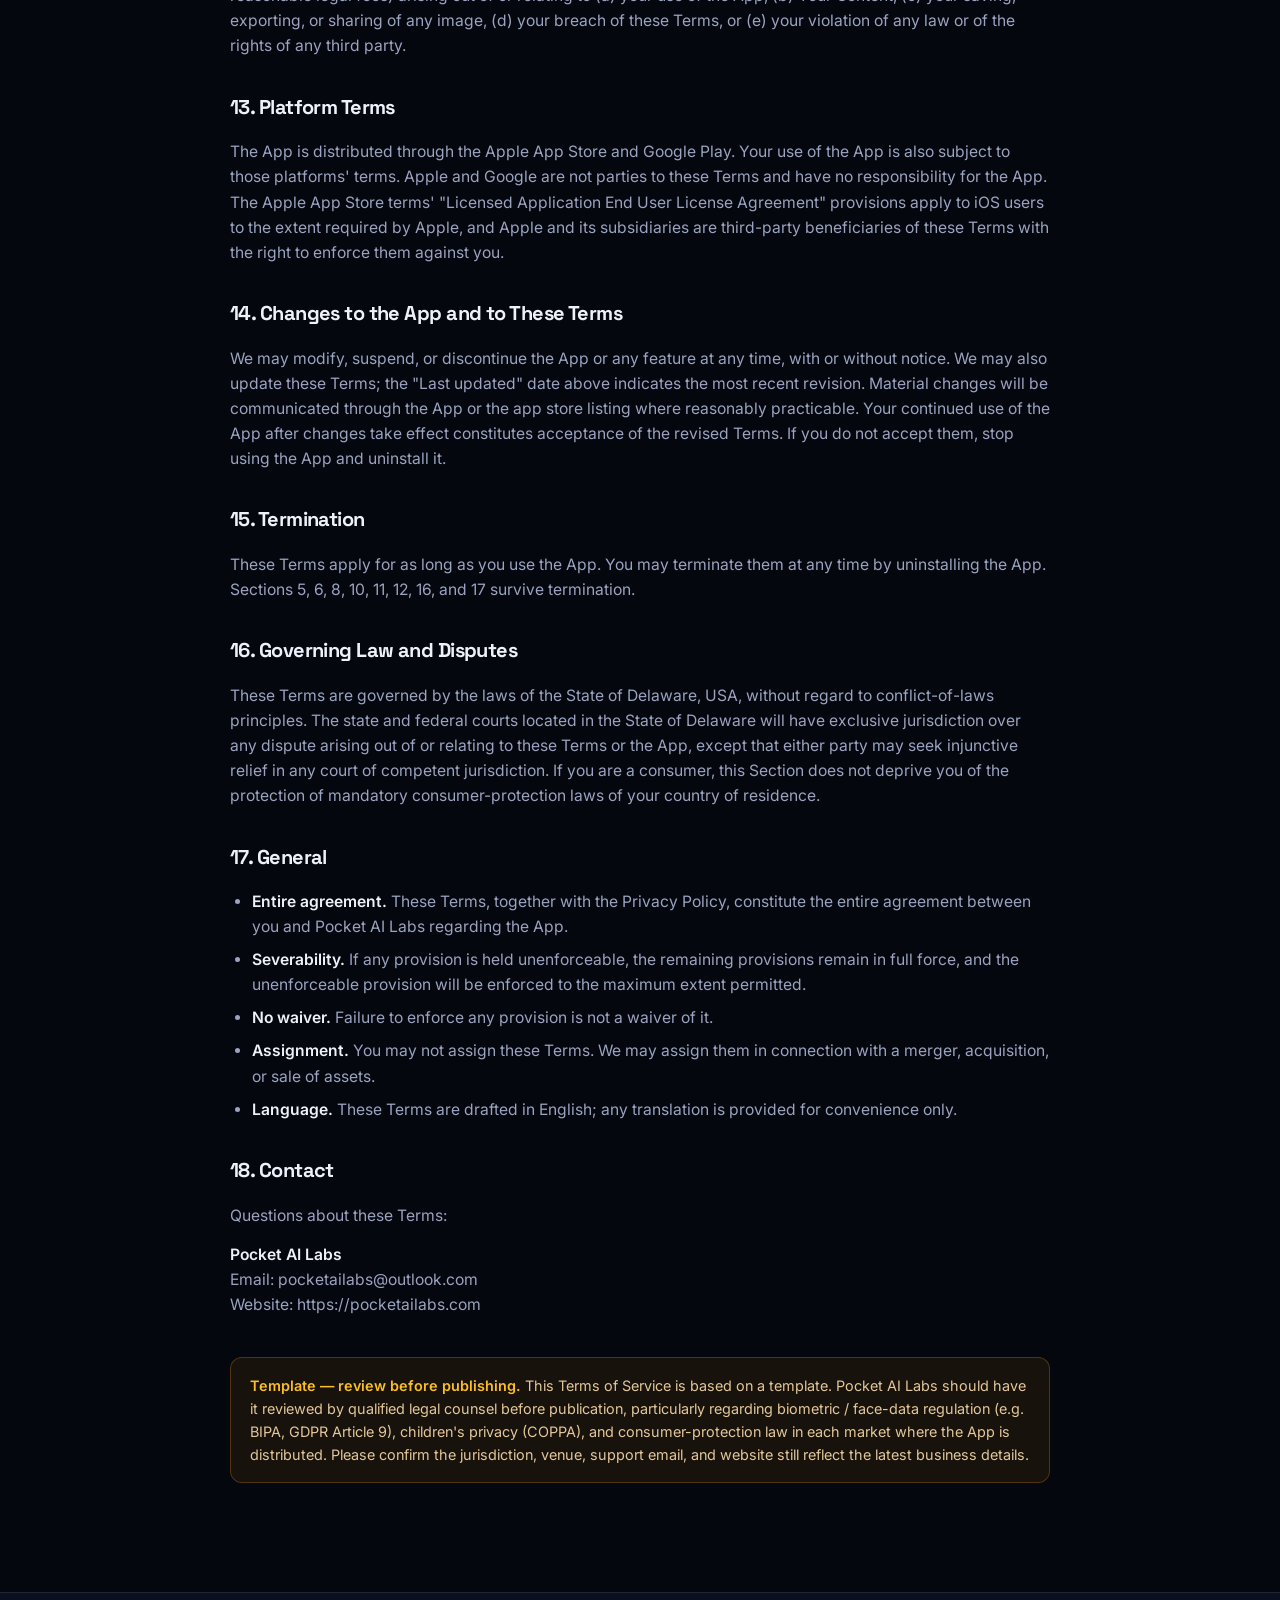
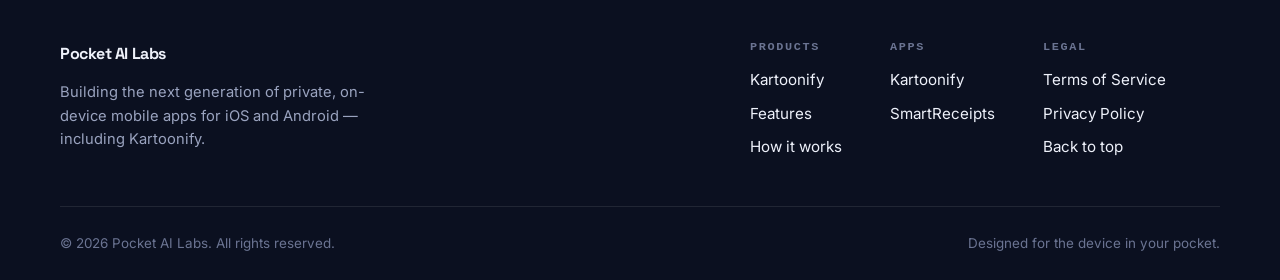
<file: terms.html>
<!DOCTYPE html>
<html lang="en">
<head>
  <meta charset="UTF-8" />
  <meta name="viewport" content="width=device-width, initial-scale=1.0" />
  <meta name="description" content="Terms of Service for Kartoonify, the on-device AI cartoon avatar app by Pocket AI Labs." />
  <meta property="og:site_name" content="Pocket AI Labs" />
  <meta property="og:type" content="website" />
  <meta property="og:title" content="Terms of Service · Kartoonify — Pocket AI Labs" />
  <meta property="og:description" content="Terms of Service for Kartoonify and Pocket AI Labs." />
  <meta property="og:image" content="assets/social/og-index.svg" />
  <meta name="twitter:card" content="summary_large_image" />
  <meta name="twitter:title" content="Terms of Service · Kartoonify — Pocket AI Labs" />
  <meta name="twitter:description" content="Terms of Service for Kartoonify and Pocket AI Labs." />
  <meta name="twitter:image" content="assets/social/og-index.svg" />
  <meta name="theme-color" content="#0b1021" />
    <title>Terms of Service · Pocket AI Labs</title>
  <link rel="icon" type="image/svg+xml" href="assets/social/favicon.svg" />
  <link rel="apple-touch-icon" href="assets/social/favicon.svg" />
  <link rel="preconnect" href="https://fonts.googleapis.com" />
  <link rel="preconnect" href="https://fonts.gstatic.com" crossorigin />
  <link href="https://fonts.googleapis.com/css2?family=Inter:wght@400;500;600;700&family=Space+Grotesk:wght@500;600;700&display=swap" rel="stylesheet" />
  <link rel="stylesheet" href="css/styles.css" />
  <style>
    /* Terms of Service — additive styles over the shared dark theme */
    .tos { padding: clamp(2.5rem, 6vw, 5rem) 0; }
    .tos-inner { max-width: 820px; }
    .tos .tos-head { margin-bottom: 2rem; padding-bottom: 1.5rem; border-bottom: 1px solid var(--border); }
    .tos .tos-head h1 { font-size: clamp(1.9rem, 4.5vw, 2.8rem); margin-bottom: 0.5rem; }
    .tos .tos-head .tos-app { background: var(--grad); -webkit-background-clip: text; background-clip: text; color: transparent; }
    .tos .tos-meta { color: var(--text-dim); font-size: 0.9rem; }
    .tos .kicker { margin-bottom: 1rem; }
    .tos h2 {
      font-size: 1.25rem; margin: 2.4rem 0 0.9rem; padding-bottom: 0.4rem;
      border-bottom: 1px solid var(--border); color: var(--text);
    }
    .tos h2:first-of-type { margin-top: 2rem; }
    .tos p { color: var(--text-dim); margin-bottom: 0.9rem; font-size: 0.98rem; }
    .tos ul { margin: 0 0 1rem 1.4rem; color: var(--text-dim); }
    .tos li { margin-bottom: 0.5rem; font-size: 0.98rem; }
    .tos li ul { margin-top: 0.5rem; }
    .tos strong { color: var(--text); font-weight: 600; }
    .tos .plain-highlight {
      background: var(--surface); border: 1px solid var(--border);
      border-radius: 12px; padding: 1rem 1.2rem; margin: 1rem 0;
    }
    .tos .plain-highlight ul { margin-top: 0.6rem; }
    .tos a { color: var(--cyan); }
    .tos a:hover { text-decoration: underline; }
    .tos .placeholder { color: var(--amber, #f59e0b); font-style: italic; }
    .tos-back {
      display: inline-flex; align-items: center; gap: 0.4em; margin-bottom: 2rem;
      color: var(--cyan); font-weight: 500; font-size: 0.92rem;
    }
    .tos-back:hover { text-decoration: underline; }
    .tos-disclaimer {
      margin-top: 2.5rem; padding: 1rem 1.2rem; border-radius: 12px;
      background: rgba(245, 158, 11, 0.08); border: 1px solid rgba(245, 158, 11, 0.25);
      color: #e2c799; font-size: 0.9rem;
    }
    .tos-disclaimer strong { color: #fbbf24; }
  </style>
</head>
<body>
  <header class="site-header" id="top">
    <div class="container header-inner">
      <a href="index.html" class="brand" aria-label="Pocket AI Labs home">
        <span class="brand-mark" aria-hidden="true">
          <svg viewBox="0 0 32 32" width="32" height="32" fill="none">
            <circle cx="16" cy="16" r="14" stroke="url(#g)" stroke-width="2.5"/>
            <circle cx="16" cy="16" r="5" fill="url(#g)"/>
            <path d="M16 6v4M16 22v4M6 16h4M22 16h4" stroke="url(#g)" stroke-width="2" stroke-linecap="round"/>
            <defs>
              <linearGradient id="g" x1="6" y1="6" x2="26" y2="26" gradientUnits="userSpaceOnUse">
                <stop stop-color="#8b5cf6"/><stop offset="1" stop-color="#22d3ee"/>
              </linearGradient>
            </defs>
          </svg>
        </span>
        <span class="brand-name">Pocket <b>AI</b> Labs</span>
      </a>

      <nav class="main-nav" id="mainNav" aria-label="Primary">
        <a href="index.html">Home</a>
        <a href="kartoonify/kartoonify.html">Kartoonify</a>
        <a href="terms.html">Terms</a>
      </nav>

      <a href="kartoonify/kartoonify.html" class="btn btn-sm btn-primary">Get Kartoonify</a>

      <button class="nav-toggle" id="navToggle" aria-expanded="false" aria-controls="mainNav" aria-label="Toggle menu">
        <span></span><span></span><span></span>
      </button>
    </div>
  </header>

  <main>
    <section class="tos">
      <div class="container tos-inner">
        <a href="kartoonify/kartoonify.html" class="tos-back"><span aria-hidden="true">&larr;</span> Back to Kartoonify</a>

        <div class="tos-head">
          <span class="kicker">Legal</span>
          <h1>Terms of Service for <span class="tos-app">Kartoonify</span></h1>
          <p class="tos-meta">Last updated: September 4, 2026</p>
        </div>

        <p>These Terms of Service ("<strong>Terms</strong>") govern your access to and use of the <strong>Kartoonify</strong> mobile application for iOS and Android (the "<strong>App</strong>"), provided by <strong>Pocket AI Labs</strong> ("<strong>Pocket AI Labs</strong>", "<strong>we</strong>", "<strong>us</strong>", or "<strong>our</strong>").</p>

        <p>By downloading, installing, accessing, or using the App, you ("<strong>you</strong>" or "<strong>User</strong>") acknowledge that you have read, understood, and agree to be bound by these Terms. <strong>If you do not agree to these Terms, do not install or use the App.</strong> If you have already installed it, uninstall it and stop using it.</p>

        <h2>1. Summary (Plain-Language Highlights)</h2>
        <p>This summary is for convenience only and is <strong>not legally binding</strong>. If it conflicts with the rest of these Terms, the rest of these Terms control.</p>
        <div class="plain-highlight">
          <ul>
            <li><strong>All image processing happens on your device.</strong> Pocket AI Labs does <strong>not</strong> upload, transmit, receive, store, or otherwise send your source images, camera frames, face data, or generated images off your device for processing. There is no server-side image pipeline.</li>
            <li><strong>We do collect basic analytics and crash data.</strong> The App collects limited, non-image usage analytics and crash diagnostics (see Section 4). This data does <strong>not</strong> include your photos.</li>
            <li><strong>You own your images, and you are responsible for them.</strong> You are solely responsible for the photos you capture or import, the results you generate, and anything you choose to save, export, or share.</li>
            <li><strong>Sharing is your decision and your risk.</strong> Once an image leaves the App — via the share sheet, saving to your photo library, messaging apps, social networks, or any other means — Pocket AI Labs has no control over it and <strong>accepts no responsibility for it</strong>, including any loss, exposure, misuse, or distribution of that image.</li>
            <li><strong>No warranties, no liability.</strong> The App is provided "as is". To the maximum extent permitted by law, Pocket AI Labs is not liable for any loss or damage arising from your use of the App.</li>
            <li><strong>You accept all responsibility for using the App.</strong> If you choose to use the App, you assume all risk and all responsibility associated with that use.</li>
          </ul>
        </div>

        <h2>2. Eligibility</h2>
        <h3>2.1 Age and Capacity</h3>
        <p>You must be at least the age of majority in your jurisdiction, or at least 13 years old with the consent and supervision of a parent or legal guardian where permitted by applicable law and by the rules of the app store from which you obtained the App. By using the App, you represent that you meet these requirements and have the legal capacity to agree to these Terms.</p>
        <h3>2.2 No Account Required</h3>
        <p>The App does not require you to create an account, register, or provide personal information to Pocket AI Labs in order to use it. Your settings and preferences are stored locally on your device.</p>

        <h2>3. Nature of the Service — On-Device Processing</h2>
        <h3>3.1 All Image Processing Is Local</h3>
        <p>Kartoonify performs <strong>all</strong> image processing on your device. This includes, without limitation:</p>
        <ul>
          <li>Camera capture and photo library import;</li>
          <li>Image preprocessing, resizing, and enhancement;</li>
          <li>Face detection, face alignment, face embedding, and face swap operations;</li>
          <li>Low-light correction, super-resolution, and other enhancement steps;</li>
          <li>Style transfer and cartoon/anime generation using on-device AI models;</li>
          <li>Rendering, previewing, and saving of results.</li>
        </ul>
        <p>All AI models used for these operations are bundled with the App or stored on your device, and inference runs on your device's own CPU, GPU, or neural processing hardware.</p>
        <h3>3.2 We Do Not Send Your Images Anywhere</h3>
        <p><strong>Pocket AI Labs does not send your source images, intermediate images, generated images, face data, or biometric-derived data off your device</strong> for processing or for any other purpose. We do not operate any cloud image-processing service, and we have no ability to access, view, or recover the images you process in the App.</p>
        <h3>3.3 Limited Network Use</h3>
        <p>The App's network activity is limited to:</p>
        <ol>
          <li><strong>Analytics and crash reporting</strong> as described in Section 4 (no image content is transmitted);</li>
          <li><strong>App updates and purchases</strong> handled by the Apple App Store or Google Play, governed by those platforms' own terms;</li>
          <li><strong>Any transmission you explicitly initiate yourself</strong>, such as sharing a result through the system share sheet to another app or service of your choosing (see Section 6).</li>
        </ol>
        <h3>3.4 No Cloud, No Sync, No Backup</h3>
        <p>The App does not provide cloud storage, synchronization, remote backup, or account-based recovery for your images. If an image of yours appears anywhere other than your device, it is because <strong>you</strong> placed it there — for example, by saving it to a cloud-synced photo library or sharing it with another app, service, or person.</p>

        <h2>4. Analytics and Diagnostics</h2>
        <h3>4.1 What We Collect</h3>
        <p>The App collects <strong>basic analytics and crash diagnostics</strong> to help us understand app usage, measure reliability, and fix defects. This may include:</p>
        <ul>
          <li>App lifecycle events (for example, app startup and app-ready events);</li>
          <li>Feature and screen usage events, and counts of operations performed;</li>
          <li>Performance metrics such as processing duration and success or failure of an operation;</li>
          <li>Device and environment information such as device model, device performance tier, operating system version, app version, and locale;</li>
          <li>Crash reports, error messages, stack traces, and technical diagnostic data, including crashes of native components and background processing engines.</li>
        </ul>
        <h3>4.2 What We Do Not Collect</h3>
        <p>Analytics and crash data <strong>do not include</strong> your photos, camera frames, generated images, face images, face embeddings, or the content of any image you process. We do not collect your name, email address, phone number, or contacts.</p>
        <h3>4.3 Third-Party Analytics Providers</h3>
        <p>Analytics and crash reporting are provided using third-party services (including Google Firebase Analytics and Firebase Crashlytics). Data collected through these services is processed by the relevant provider under that provider's own terms and privacy policy. Your app store platform may also collect its own metrics independently of us.</p>
        <h3>4.4 Privacy Policy</h3>
        <p>Our collection and handling of analytics and diagnostic data is described more fully in our Privacy Policy, which is incorporated into these Terms by reference. Analytics and crash reporting operate as part of the App's normal functioning; the App does not provide an in-app setting to disable them. If you do not wish this data to be collected, do not use the App. Your device's operating-system privacy controls may allow you to limit some collection.</p>

        <h2>5. Your Images — Ownership and Responsibility</h2>
        <h3>5.1 You Own Your Content</h3>
        <p>You retain all right, title, and interest in the photos you capture or import, the images the App generates from them, and any derivatives of those images (collectively, "<strong>Your Content</strong>"). <strong>Pocket AI Labs claims no ownership over Your Content and acquires no licence to it.</strong></p>
        <h3>5.2 You Are Solely Responsible for Your Content</h3>
        <p>Because all processing and storage occur on your device, <strong>you assume all responsibility</strong> for Your Content, including:</p>
        <ul>
          <li><strong>Rights and permissions.</strong> You must have all necessary rights, consents, and permissions for every photo you process — including the consent of every identifiable person appearing in it, and any rights required by copyright, publicity, or data-protection law. This is especially important for face swap and face-related features, which involve the likeness of real people and may involve biometric data regulated in your jurisdiction.</li>
          <li><strong>Storage and backup.</strong> The App does not back up Your Content. You are responsible for maintaining your own backups.</li>
          <li><strong>Device security.</strong> You are responsible for securing your device with a passcode, biometric lock, and device encryption as appropriate.</li>
          <li><strong>Legal compliance.</strong> You are responsible for complying with all laws applicable to the images you create, store, and share.</li>
        </ul>
        <h3>5.3 No Custody, No Recovery</h3>
        <p>Pocket AI Labs never holds, hosts, or controls Your Content. Because Your Content exists only on your device (and wherever you have chosen to put it), <strong>loss of your device, deletion of the App, an operating system reset, storage corruption, or accidental deletion may result in permanent, unrecoverable loss of Your Content.</strong> Pocket AI Labs cannot recover it and is not responsible for any such loss.</p>

        <h2>6. Saving and Sharing — Your Sole Responsibility</h2>
        <h3>6.1 Sharing Features Are Provided for Your Convenience</h3>
        <p>The App includes features that let <strong>you</strong> save results to your device photo library or send them to other apps, people, or services using your device's share functionality.</p>
        <h3>6.2 Pocket AI Labs Accepts No Responsibility for Shared Images</h3>
        <p><strong>Once an image leaves the App — by being saved to your photo library, exported, shared, messaged, posted, uploaded, or transmitted in any way — it is entirely outside Pocket AI Labs' control.</strong> To the maximum extent permitted by law, Pocket AI Labs accepts <strong>no responsibility and no liability whatsoever</strong> for:</p>
        <ul>
          <li>Any loss, deletion, corruption, or unavailability of an image after it leaves the App;</li>
          <li>Any disclosure, interception, leak, or unauthorised access to a shared image;</li>
          <li>Any republication, redistribution, alteration, monetisation, or misuse of a shared image by any third party;</li>
          <li>The privacy practices, security, terms, or conduct of any third-party app, platform, network, or recipient you choose to send images to;</li>
          <li>Any consequence — personal, reputational, legal, financial, or otherwise — arising from your decision to share an image.</li>
        </ul>
        <p><strong>The decision to share is yours alone, and the risk of sharing is yours alone.</strong></p>

        <h2>7. Acceptable Use</h2>
        <p>You agree <strong>not</strong> to use the App to create, process, or distribute any image that:</p>
        <ul>
          <li>Depicts a person without their consent in a manner that is deceptive, defamatory, harassing, or harmful;</li>
          <li>Constitutes non-consensual intimate imagery, sexual content involving minors, or any other unlawful content;</li>
          <li>Impersonates a real person or is presented as authentic when it is synthetically generated or altered, in a way intended to deceive;</li>
          <li>Infringes any copyright, trademark, privacy, publicity, or other right of any person;</li>
          <li>Violates any applicable law, regulation, or third-party terms, including the rules of the Apple App Store or Google Play.</li>
        </ul>
        <p>You further agree not to reverse engineer, decompile, disassemble, extract models or assets from, tamper with, or attempt to circumvent any technical measure in the App, except to the extent such restriction is prohibited by applicable law.</p>
        <p>We may cease providing the App, or updates to it, to any user who breaches this Section.</p>

        <h2>8. AI Output — No Guarantee of Accuracy or Suitability</h2>
        <p>The App uses generative and transformational AI models. Output is <strong>synthetic and approximate</strong>. Pocket AI Labs makes no representation that any output will be accurate, flattering, appropriate, consistent, free of artefacts, or suitable for any particular purpose. Output may vary across devices, images, and app versions. You are responsible for reviewing all output before using or sharing it.</p>

        <h2>9. Intellectual Property and Third-Party Components</h2>
        <h3>9.1 The App</h3>
        <p>The App, including its software, design, branding, and bundled models and assets, is owned by Pocket AI Labs or its licensors and is protected by intellectual property law. Subject to these Terms, Pocket AI Labs grants you a personal, limited, non-exclusive, non-transferable, revocable licence to install and use the App on devices you own or control, for your own use.</p>
        <h3>9.2 Third-Party and Open-Source Components</h3>
        <p>The App incorporates third-party and open-source software, AI models, and libraries, each licensed under its own terms. Those terms govern your use of those components and, where they conflict with these Terms with respect to that component, those terms control. Attribution and licence notices are made available within the App or its documentation.</p>

        <h2>10. Disclaimer of Warranties</h2>
        <p><strong>THE APP IS PROVIDED "AS IS" AND "AS AVAILABLE", WITHOUT WARRANTY OF ANY KIND.</strong> To the maximum extent permitted by law, Pocket AI Labs disclaims all warranties, express, implied, or statutory, including implied warranties of merchantability, fitness for a particular purpose, title, accuracy, and non-infringement. Pocket AI Labs does not warrant that the App will be uninterrupted, error-free, secure, compatible with your device, or that defects will be corrected.</p>
        <p>Some jurisdictions do not allow the exclusion of certain warranties. In those jurisdictions, the above exclusions apply only to the extent permitted, and you may have additional statutory rights that these Terms do not affect.</p>

        <h2>11. Limitation of Liability</h2>
        <p><strong>TO THE MAXIMUM EXTENT PERMITTED BY LAW, POCKET AI LABS WILL NOT BE LIABLE FOR ANY INDIRECT, INCIDENTAL, SPECIAL, CONSEQUENTIAL, EXEMPLARY, OR PUNITIVE DAMAGES, OR FOR ANY LOSS OF DATA, IMAGES, PROFITS, GOODWILL, REPUTATION, OR PRIVACY</strong>, arising out of or relating to the App or these Terms, whether based in contract, tort (including negligence), strict liability, or any other theory, and whether or not Pocket AI Labs has been advised of the possibility of such damages.</p>
        <p>Without limiting the foregoing, Pocket AI Labs is <strong>not liable for any loss of, damage to, or exposure of image data</strong>, including image data lost from your device and image data you have chosen to share, export, or transmit.</p>
        <p>Pocket AI Labs takes <strong>no responsibility for any damage to your device or hardware</strong> — including overheating, battery degradation, reduced battery life, or any other hardware failure — arising from prolonged or excessive use of the App on your phone. On-device AI inference is computationally intensive; you are responsible for using the App in a manner consistent with your device manufacturer's guidance and for monitoring your device's condition during use.</p>
        <p>To the maximum extent permitted by law, Pocket AI Labs' total aggregate liability arising out of or relating to the App or these Terms will not exceed the greater of (a) the total amount you paid Pocket AI Labs for the App in the twelve (12) months preceding the event giving rise to the claim, or (b) ten US dollars (US$10.00).</p>
        <p>Nothing in these Terms excludes or limits liability that cannot lawfully be excluded or limited, including liability for fraud, or for death or personal injury caused by negligence.</p>

        <h2>12. Assumption of Risk and Indemnity</h2>
        <h3>12.1 You Assume All Risk</h3>
        <p><strong>If you choose to use the App, you do so at your own risk and you accept all responsibilities and consequences arising from that use</strong>, including your handling, storage, and sharing of images and your compliance with all applicable law.</p>
        <h3>12.2 Indemnity</h3>
        <p>You agree to indemnify, defend, and hold harmless Pocket AI Labs and its officers, directors, employees, contractors, and agents from and against any claim, demand, loss, liability, damage, cost, or expense (including reasonable legal fees) arising out of or relating to (a) your use of the App, (b) Your Content, (c) your saving, exporting, or sharing of any image, (d) your breach of these Terms, or (e) your violation of any law or of the rights of any third party.</p>

        <h2>13. Platform Terms</h2>
        <p>The App is distributed through the Apple App Store and Google Play. Your use of the App is also subject to those platforms' terms. Apple and Google are not parties to these Terms and have no responsibility for the App. The Apple App Store terms' "Licensed Application End User License Agreement" provisions apply to iOS users to the extent required by Apple, and Apple and its subsidiaries are third-party beneficiaries of these Terms with the right to enforce them against you.</p>

        <h2>14. Changes to the App and to These Terms</h2>
        <p>We may modify, suspend, or discontinue the App or any feature at any time, with or without notice. We may also update these Terms; the "Last updated" date above indicates the most recent revision. Material changes will be communicated through the App or the app store listing where reasonably practicable. Your continued use of the App after changes take effect constitutes acceptance of the revised Terms. If you do not accept them, stop using the App and uninstall it.</p>

        <h2>15. Termination</h2>
        <p>These Terms apply for as long as you use the App. You may terminate them at any time by uninstalling the App. Sections 5, 6, 8, 10, 11, 12, 16, and 17 survive termination.</p>

        <h2>16. Governing Law and Disputes</h2>
        <p>These Terms are governed by the laws of the State of Delaware, USA, without regard to conflict-of-laws principles. The state and federal courts located in the State of Delaware will have exclusive jurisdiction over any dispute arising out of or relating to these Terms or the App, except that either party may seek injunctive relief in any court of competent jurisdiction. If you are a consumer, this Section does not deprive you of the protection of mandatory consumer-protection laws of your country of residence.</p>

        <h2>17. General</h2>
        <ul>
          <li><strong>Entire agreement.</strong> These Terms, together with the Privacy Policy, constitute the entire agreement between you and Pocket AI Labs regarding the App.</li>
          <li><strong>Severability.</strong> If any provision is held unenforceable, the remaining provisions remain in full force, and the unenforceable provision will be enforced to the maximum extent permitted.</li>
          <li><strong>No waiver.</strong> Failure to enforce any provision is not a waiver of it.</li>
          <li><strong>Assignment.</strong> You may not assign these Terms. We may assign them in connection with a merger, acquisition, or sale of assets.</li>
          <li><strong>Language.</strong> These Terms are drafted in English; any translation is provided for convenience only.</li>
        </ul>

        <h2>18. Contact</h2>
        <p>Questions about these Terms:</p>
        <p><strong>Pocket AI Labs</strong><br />
        Email: pocketailabs@outlook.com<br />
        Website: https://pocketailabs.com</p>

        <div class="tos-disclaimer">
          <strong>Template — review before publishing.</strong> This Terms of Service is based on a template. Pocket AI Labs should have it reviewed by qualified legal counsel before publication, particularly regarding biometric / face-data regulation (e.g. BIPA, GDPR Article 9), children's privacy (COPPA), and consumer-protection law in each market where the App is distributed. Please confirm the jurisdiction, venue, support email, and website still reflect the latest business details.
        </div>
      </div>
    </section>
  </main>

  <footer class="site-footer">
    <div class="container footer-inner">
      <div class="footer-brand">
        <a href="index.html" class="brand-name">Pocket <b>AI</b> Labs</a>
        <p>Building the next generation of private, on-device mobile apps for iOS and Android — including Kartoonify.</p>
      </div>
      <nav class="footer-nav" aria-label="Footer">
        <div>
          <h4>Products</h4>
          <a href="kartoonify/kartoonify.html">Kartoonify</a>
          <a href="#features">Features</a>
          <a href="#how">How it works</a>
        </div>
        <div>
          <h4>Apps</h4>
          <a href="kartoonify/kartoonify.html">Kartoonify</a>
          <a href="smartreceipts.html">SmartReceipts</a>
        </div>
        <div>
          <h4>Legal</h4>
          <a href="terms.html">Terms of Service</a>
          <a href="privacy.html">Privacy Policy</a>
          <a href="#top">Back to top</a>
        </div>
      </nav>
    </div>
    <div class="container footer-bottom">
      <p>&copy; <span id="year"></span> Pocket AI Labs. All rights reserved.</p>
      <p class="footer-note">Designed for the device in your pocket.</p>
    </div>
  </footer>

  <script src="js/main.js"></script>
</body>
</html>
</file>
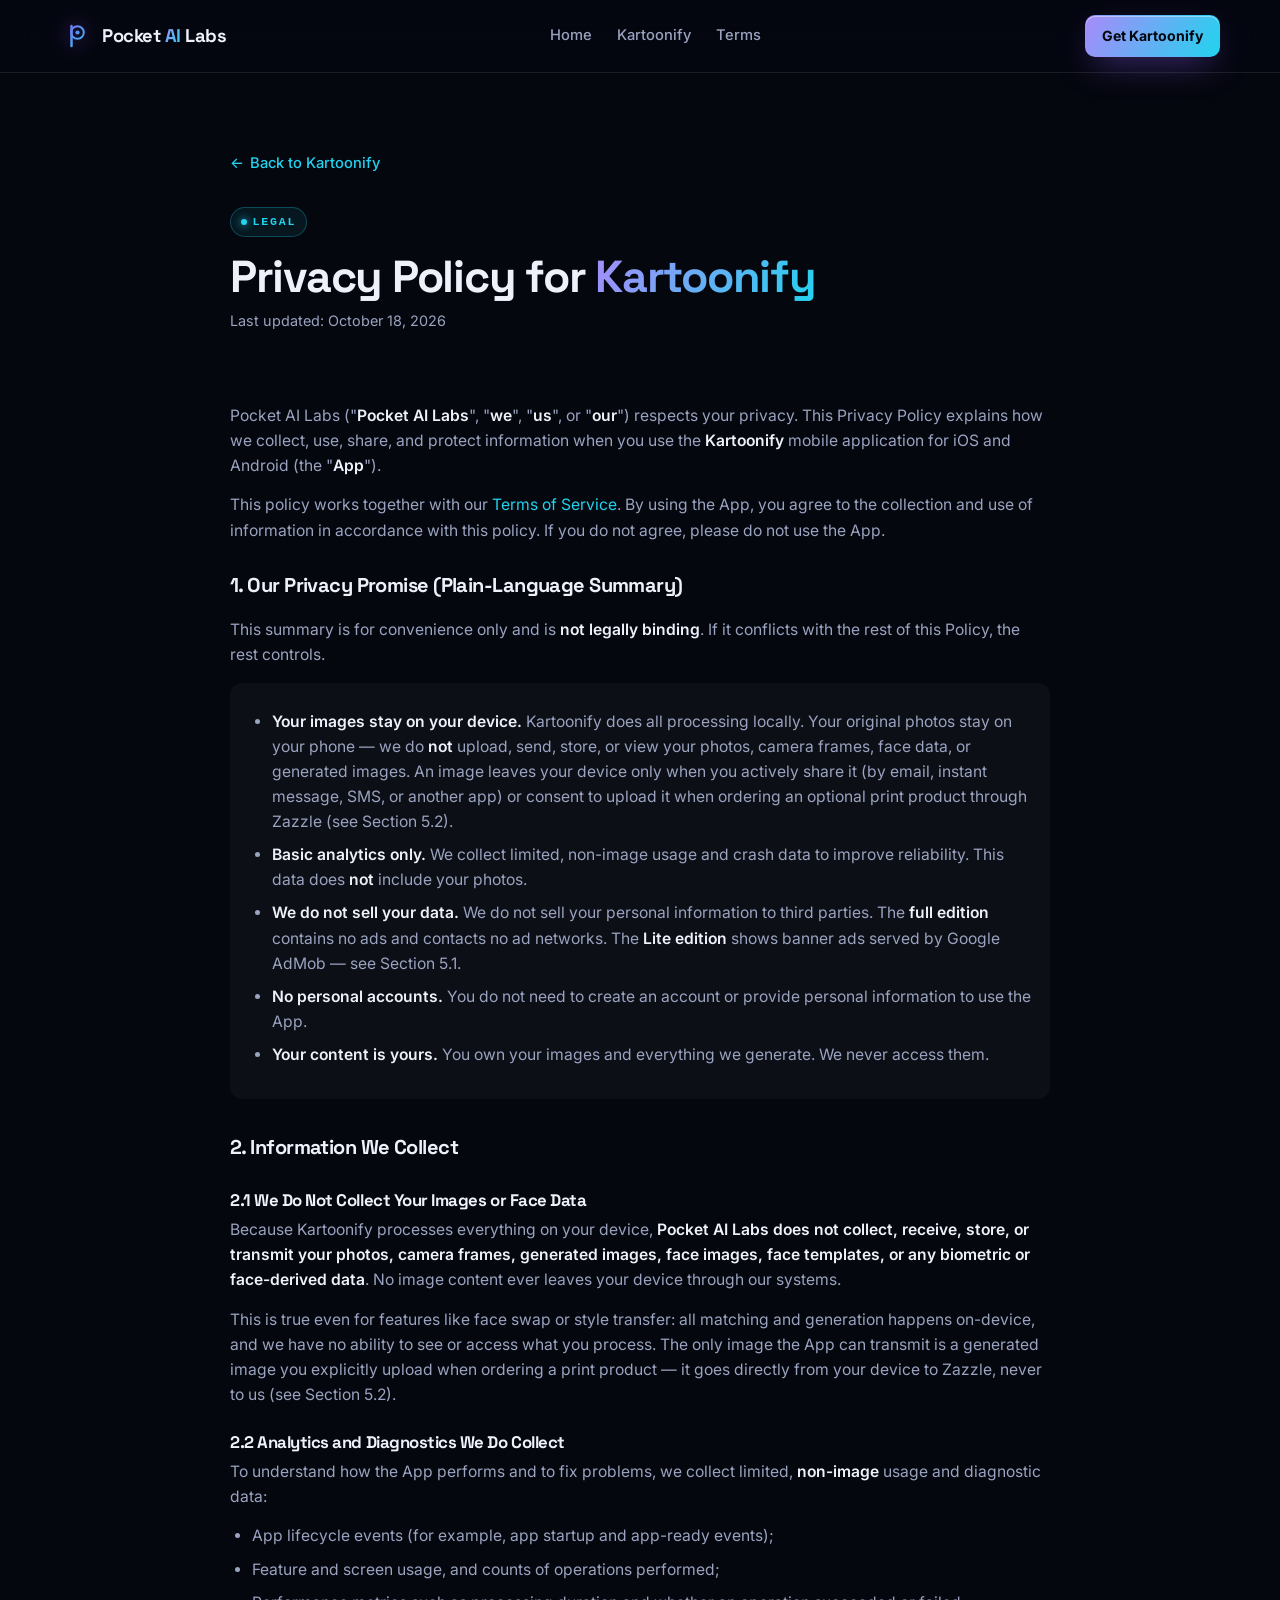
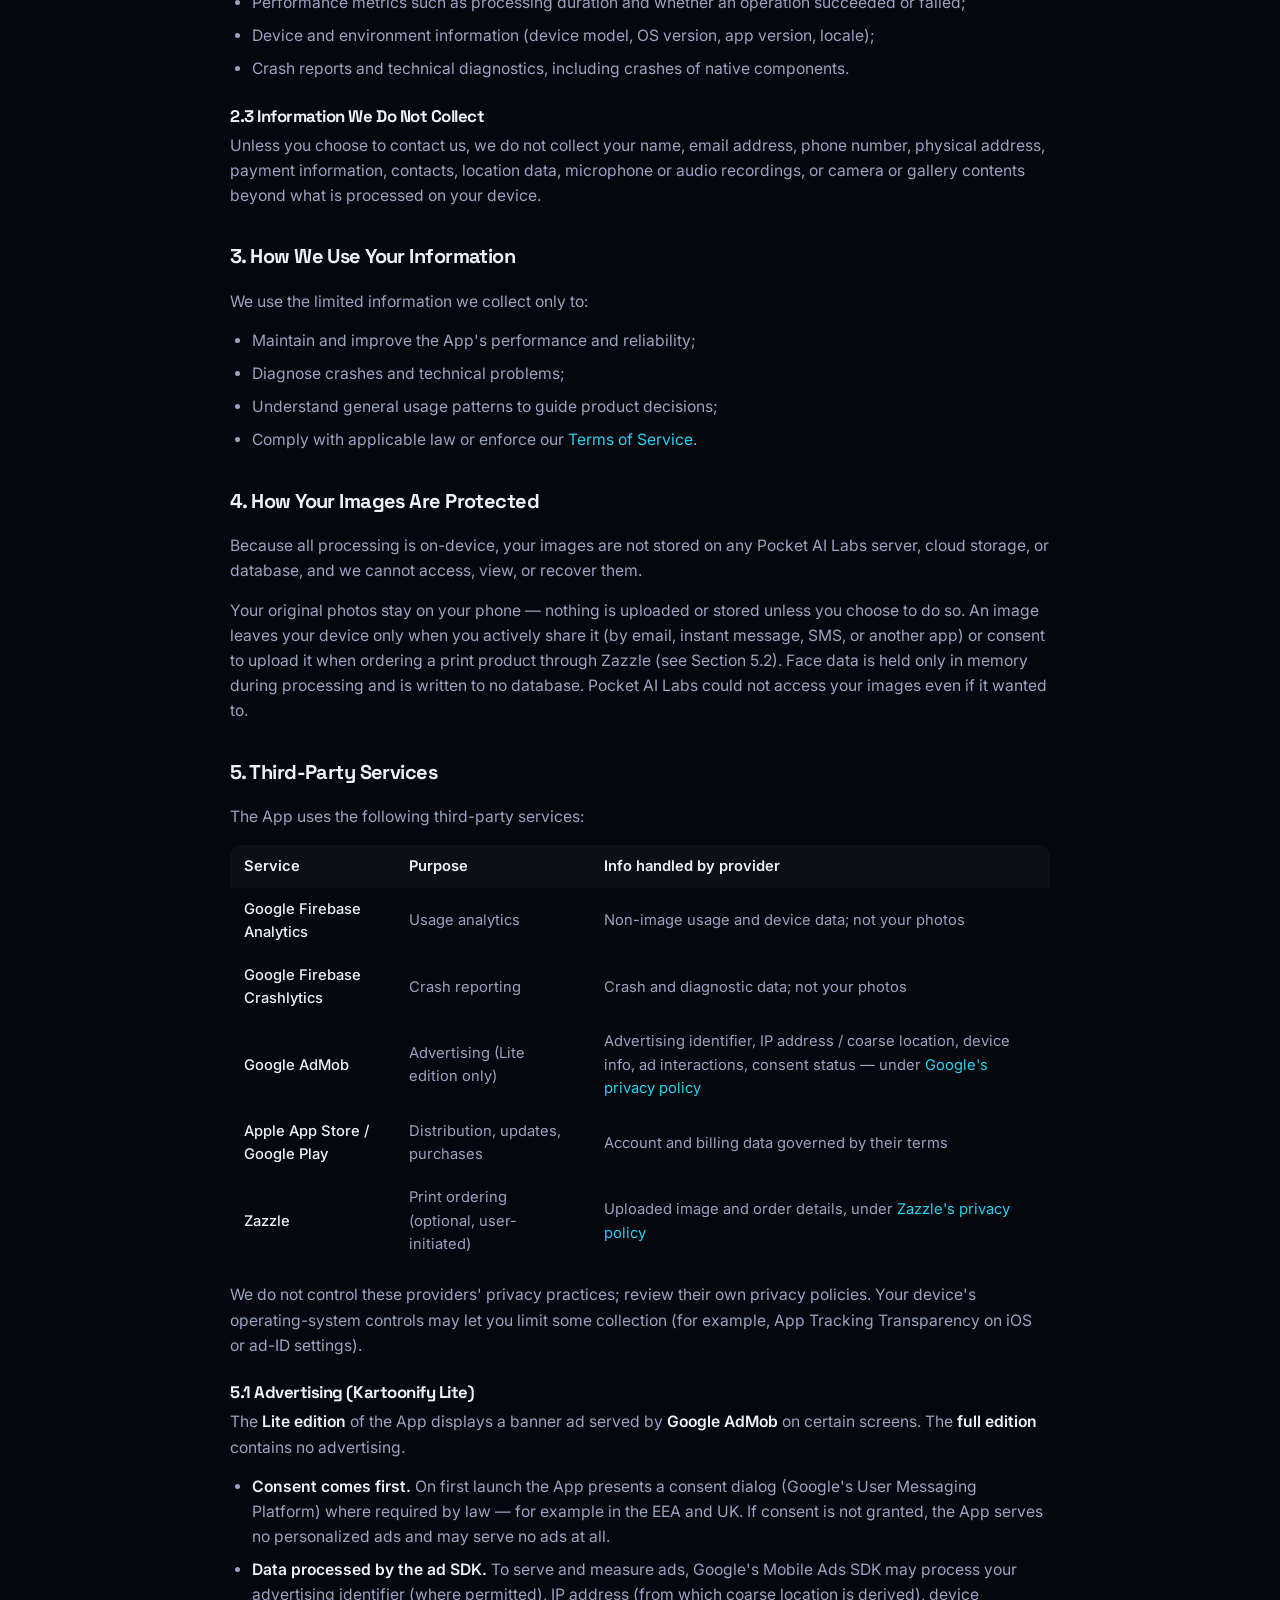
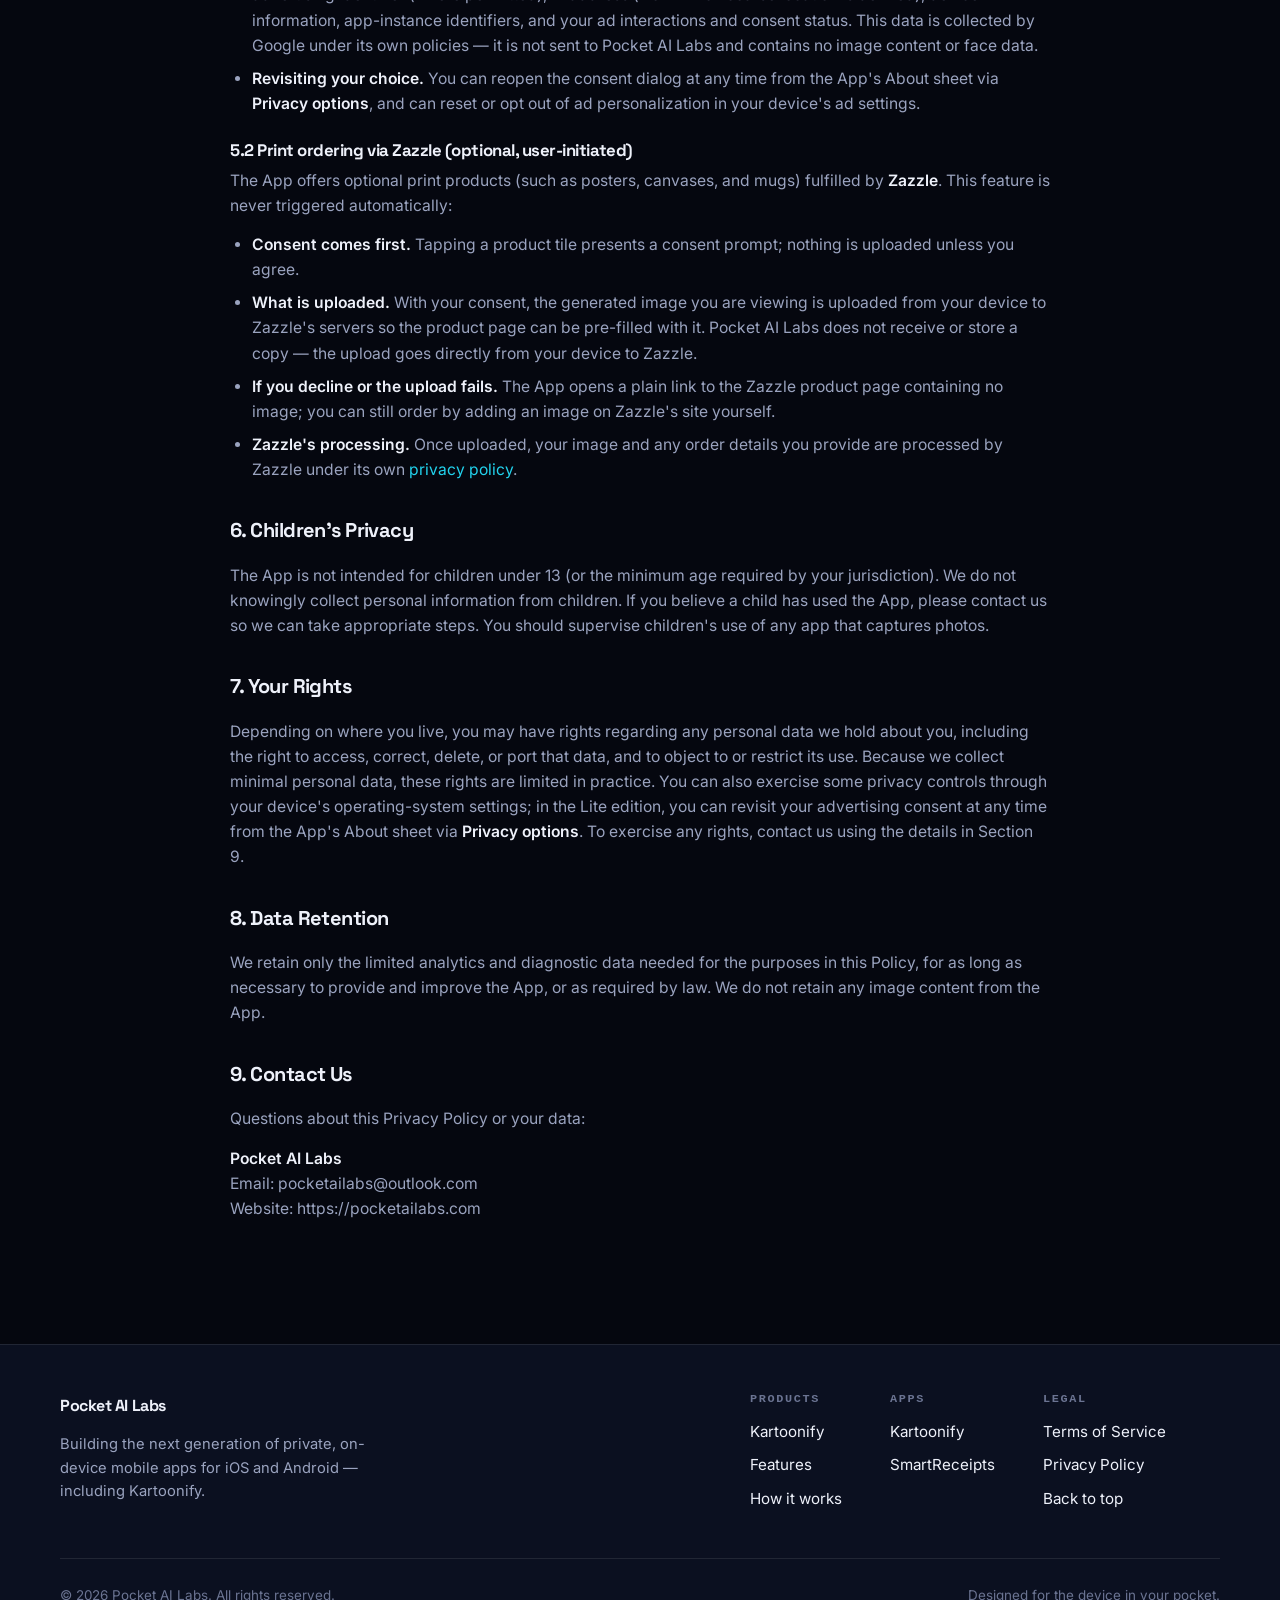
<file: kartoonify/privacy.html>
<!DOCTYPE html>
<html lang="en">
<head>
  <meta charset="UTF-8" />
  <meta name="viewport" content="width=device-width, initial-scale=1.0" />
  <meta name="description" content="Privacy Policy for Kartoonify, the on-device AI cartoon avatar app by Pocket AI Labs." />
  <meta property="og:site_name" content="Pocket AI Labs" />
  <meta property="og:type" content="website" />
  <meta property="og:title" content="Privacy Policy · Kartoonify — Pocket AI Labs" />
  <meta property="og:description" content="Privacy Policy for Kartoonify and Pocket AI Labs." />
  <meta property="og:image" content="assets/social/og-index.svg" />
  <meta name="twitter:card" content="summary_large_image" />
  <meta name="twitter:title" content="Privacy Policy · Kartoonify — Pocket AI Labs" />
  <meta name="twitter:description" content="Privacy Policy for Kartoonify and Pocket AI Labs." />
  <meta name="twitter:image" content="assets/social/og-index.svg" />
  <meta name="theme-color" content="#0b1021" />
    <title>Privacy Policy · Pocket AI Labs</title>
  <link rel="icon" type="image/svg+xml" href="assets/social/favicon.svg" />
  <link rel="apple-touch-icon" href="assets/social/favicon.svg" />
  <link rel="preconnect" href="https://fonts.googleapis.com" />
  <link rel="preconnect" href="https://fonts.gstatic.com" crossorigin />
  <link href="https://fonts.googleapis.com/css2?family=Inter:wght@400;500;600;700&family=Space+Grotesk:wght@500;600;700&display=swap" rel="stylesheet" />
  <link rel="stylesheet" href="../css/styles.css" />
  <style>
    /* Privacy Policy — additive styles over the shared dark theme */
    .pp { padding: clamp(2.5rem, 6vw, 5rem) 0; }
    .pp-inner { max-width: 820px; }
    .pp .pp-head { margin-bottom: 2rem; padding-bottom: 1.5rem; border-bottom: 1px solid var(--border); }
    .pp .pp-head h1 { font-size: clamp(1.9rem, 4.5vw, 2.8rem); margin-bottom: 0.5rem; }
    .pp .pp-head .pp-app { background: var(--grad); -webkit-background-clip: text; background-clip: text; color: transparent; }
    .pp .pp-meta { color: var(--text-dim); font-size: 0.9rem; }
    .pp .kicker { margin-bottom: 1rem; }
    .pp h2 {
      font-size: 1.25rem; margin: 2.4rem 0 0.9rem; padding-bottom: 0.4rem;
      border-bottom: 1px solid var(--border); color: var(--text);
    }
    .pp h2:first-of-type { margin-top: 2rem; }
    .pp h3 {
      font-size: 1.05rem; margin: 1.6rem 0 0.5rem; color: var(--text);
    }
    .pp p { color: var(--text-dim); margin-bottom: 0.9rem; font-size: 0.98rem; }
    .pp ul { margin: 0 0 1rem 1.4rem; color: var(--text-dim); }
    .pp li { margin-bottom: 0.5rem; font-size: 0.98rem; }
    .pp li ul { margin-top: 0.5rem; }
    .pp strong { color: var(--text); font-weight: 600; }
    .pp .plain-highlight {
      background: var(--surface); border: 1px solid var(--border);
      border-radius: 12px; padding: 1rem 1.2rem; margin: 1rem 0;
    }
    .pp .plain-highlight ul { margin-top: 0.6rem; }
    .pp a { color: var(--cyan); }
    .pp a:hover { text-decoration: underline; }
    .pp .placeholder { color: var(--amber, #f59e0b); font-style: italic; }
    .pp-back {
      display: inline-flex; align-items: center; gap: 0.4em; margin-bottom: 2rem;
      color: var(--cyan); font-weight: 500; font-size: 0.92rem;
    }
    .pp-back:hover { text-decoration: underline; }
    .pp-table {
      width: 100%; border-collapse: collapse; margin: 1rem 0;
      border: 1px solid var(--border); border-radius: 12px; overflow: hidden;
    }
    .pp-table th, .pp-table td { padding: 0.6rem 0.9rem; text-align: left; font-size: 0.92rem; border-bottom: 1px solid var(--border); color: var(--text-dim); }
    .pp-table th { background: var(--surface); color: var(--text); font-weight: 600; }
    .pp-table tr:last-child td { border-bottom: none; }
    .pp-table td:first-child { color: var(--text); font-weight: 500; }
  </style>
</head>
<body>
  <header class="site-header" id="top">
    <div class="container header-inner">
      <a href="../index.html" class="brand" aria-label="Pocket AI Labs home">
        <span class="brand-mark" aria-hidden="true">
          <svg viewBox="0 0 64 64" width="32" height="32" fill="none">
            <path d="M23 52V12" stroke="url(#g)" stroke-width="5" stroke-linecap="round"/>
            <circle cx="35" cy="25" r="12.5" stroke="url(#g)" stroke-width="4" fill="none"/>
            <circle cx="35" cy="25" r="4.2" fill="url(#g)"/>
            <defs>
              <linearGradient id="g" x1="0" y1="0" x2="64" y2="64" gradientUnits="userSpaceOnUse">
                <stop stop-color="#8b5cf6"/><stop offset="1" stop-color="#22d3ee"/>
              </linearGradient>
            </defs>
          </svg>
        </span>
        <span class="brand-name">Pocket <b>AI</b> Labs</span>
      </a>

      <nav class="main-nav" id="mainNav" aria-label="Primary">
        <a href="../index.html">Home</a>
        <a href="kartoonify.html">Kartoonify</a>
        <a href="terms.html">Terms</a>
      </nav>

      <a href="kartoonify.html" class="btn btn-sm btn-primary">Get Kartoonify</a>

      <button class="nav-toggle" id="navToggle" aria-expanded="false" aria-controls="mainNav" aria-label="Toggle menu">
        <span></span><span></span><span></span>
      </button>
    </div>
  </header>

  <main>
    <section class="pp">
      <div class="container pp-inner">
        <a href="kartoonify.html" class="pp-back"><span aria-hidden="true">&larr;</span> Back to Kartoonify</a>

        <div class="pp-head">
          <span class="kicker">Legal</span>
          <h1>Privacy Policy for <span class="pp-app">Kartoonify</span></h1>
          <p class="pp-meta">Last updated: October 18, 2026</p>
        </div>

        <p>Pocket AI Labs ("<strong>Pocket AI Labs</strong>", "<strong>we</strong>", "<strong>us</strong>", or "<strong>our</strong>") respects your privacy. This Privacy Policy explains how we collect, use, share, and protect information when you use the <strong>Kartoonify</strong> mobile application for iOS and Android (the "<strong>App</strong>").</p>

        <p>This policy works together with our <a href="terms.html">Terms of Service</a>. By using the App, you agree to the collection and use of information in accordance with this policy. If you do not agree, please do not use the App.</p>

        <h2>1. Our Privacy Promise (Plain-Language Summary)</h2>
        <p>This summary is for convenience only and is <strong>not legally binding</strong>. If it conflicts with the rest of this Policy, the rest controls.</p>
        <div class="plain-highlight">
          <ul>
            <li><strong>Your images stay on your device.</strong> Kartoonify does all processing locally. Your original photos stay on your phone &mdash; we do <strong>not</strong> upload, send, store, or view your photos, camera frames, face data, or generated images. An image leaves your device only when you actively share it (by email, instant message, SMS, or another app) or consent to upload it when ordering an optional print product through Zazzle (see Section 5.2).</li>
            <li><strong>Basic analytics only.</strong> We collect limited, non-image usage and crash data to improve reliability. This data does <strong>not</strong> include your photos.</li>
            <li><strong>We do not sell your data.</strong> We do not sell your personal information to third parties. The <strong>full edition</strong> contains no ads and contacts no ad networks. The <strong>Lite edition</strong> shows banner ads served by Google AdMob &mdash; see Section 5.1.</li>
            <li><strong>No personal accounts.</strong> You do not need to create an account or provide personal information to use the App.</li>
            <li><strong>Your content is yours.</strong> You own your images and everything we generate. We never access them.</li>
          </ul>
        </div>

        <h2>2. Information We Collect</h2>

        <h3>2.1 We Do Not Collect Your Images or Face Data</h3>
        <p>Because Kartoonify processes everything on your device, <strong>Pocket AI Labs does not collect, receive, store, or transmit your photos, camera frames, generated images, face images, face templates, or any biometric or face-derived data</strong>. No image content ever leaves your device through our systems.</p>
        <p>This is true even for features like face swap or style transfer: all matching and generation happens on-device, and we have no ability to see or access what you process. The only image the App can transmit is a generated image you explicitly upload when ordering a print product &mdash; it goes directly from your device to Zazzle, never to us (see Section 5.2).</p>

        <h3>2.2 Analytics and Diagnostics We Do Collect</h3>
        <p>To understand how the App performs and to fix problems, we collect limited, <strong>non-image</strong> usage and diagnostic data:</p>
        <ul>
          <li>App lifecycle events (for example, app startup and app-ready events);</li>
          <li>Feature and screen usage, and counts of operations performed;</li>
          <li>Performance metrics such as processing duration and whether an operation succeeded or failed;</li>
          <li>Device and environment information (device model, OS version, app version, locale);</li>
          <li>Crash reports and technical diagnostics, including crashes of native components.</li>
        </ul>

        <h3>2.3 Information We Do Not Collect</h3>
        <p>Unless you choose to contact us, we do not collect your name, email address, phone number, physical address, payment information, contacts, location data, microphone or audio recordings, or camera or gallery contents beyond what is processed on your device.</p>

        <h2>3. How We Use Your Information</h2>
        <p>We use the limited information we collect only to:</p>
        <ul>
          <li>Maintain and improve the App's performance and reliability;</li>
          <li>Diagnose crashes and technical problems;</li>
          <li>Understand general usage patterns to guide product decisions;</li>
          <li>Comply with applicable law or enforce our <a href="terms.html">Terms of Service</a>.</li>
        </ul>

        <h2>4. How Your Images Are Protected</h2>
        <p>Because all processing is on-device, your images are not stored on any Pocket AI Labs server, cloud storage, or database, and we cannot access, view, or recover them.</p>
        <p>Your original photos stay on your phone &mdash; nothing is uploaded or stored unless you choose to do so. An image leaves your device only when you actively share it (by email, instant message, SMS, or another app) or consent to upload it when ordering a print product through Zazzle (see Section 5.2). Face data is held only in memory during processing and is written to no database. Pocket AI Labs could not access your images even if it wanted to.</p>

        <h2>5. Third-Party Services</h2>
        <p>The App uses the following third-party services:</p>
        <table class="pp-table">
          <thead>
            <tr><th>Service</th><th>Purpose</th><th>Info handled by provider</th></tr>
          </thead>
          <tbody>
            <tr><td>Google Firebase Analytics</td><td>Usage analytics</td><td>Non-image usage and device data; not your photos</td></tr>
            <tr><td>Google Firebase Crashlytics</td><td>Crash reporting</td><td>Crash and diagnostic data; not your photos</td></tr>
            <tr><td>Google AdMob</td><td>Advertising (Lite edition only)</td><td>Advertising identifier, IP address / coarse location, device info, ad interactions, consent status &mdash; under <a href="https://policies.google.com/privacy">Google's privacy policy</a></td></tr>
            <tr><td>Apple App Store / Google Play</td><td>Distribution, updates, purchases</td><td>Account and billing data governed by their terms</td></tr>
            <tr><td>Zazzle</td><td>Print ordering (optional, user-initiated)</td><td>Uploaded image and order details, under <a href="https://www.zazzle.com/about/privacy-policy">Zazzle's privacy policy</a></td></tr>
          </tbody>
        </table>
        <p>We do not control these providers' privacy practices; review their own privacy policies. Your device's operating-system controls may let you limit some collection (for example, App Tracking Transparency on iOS or ad-ID settings).</p>

        <h3>5.1 Advertising (Kartoonify Lite)</h3>
        <p>The <strong>Lite edition</strong> of the App displays a banner ad served by <strong>Google AdMob</strong> on certain screens. The <strong>full edition</strong> contains no advertising.</p>
        <ul>
          <li><strong>Consent comes first.</strong> On first launch the App presents a consent dialog (Google's User Messaging Platform) where required by law &mdash; for example in the EEA and UK. If consent is not granted, the App serves no personalized ads and may serve no ads at all.</li>
          <li><strong>Data processed by the ad SDK.</strong> To serve and measure ads, Google's Mobile Ads SDK may process your advertising identifier (where permitted), IP address (from which coarse location is derived), device information, app-instance identifiers, and your ad interactions and consent status. This data is collected by Google under its own policies &mdash; it is not sent to Pocket AI Labs and contains no image content or face data.</li>
          <li><strong>Revisiting your choice.</strong> You can reopen the consent dialog at any time from the App's About sheet via <strong>Privacy options</strong>, and can reset or opt out of ad personalization in your device's ad settings.</li>
        </ul>

        <h3>5.2 Print ordering via Zazzle (optional, user-initiated)</h3>
        <p>The App offers optional print products (such as posters, canvases, and mugs) fulfilled by <strong>Zazzle</strong>. This feature is never triggered automatically:</p>
        <ul>
          <li><strong>Consent comes first.</strong> Tapping a product tile presents a consent prompt; nothing is uploaded unless you agree.</li>
          <li><strong>What is uploaded.</strong> With your consent, the generated image you are viewing is uploaded from your device to Zazzle's servers so the product page can be pre-filled with it. Pocket AI Labs does not receive or store a copy &mdash; the upload goes directly from your device to Zazzle.</li>
          <li><strong>If you decline or the upload fails.</strong> The App opens a plain link to the Zazzle product page containing no image; you can still order by adding an image on Zazzle's site yourself.</li>
          <li><strong>Zazzle's processing.</strong> Once uploaded, your image and any order details you provide are processed by Zazzle under its own <a href="https://www.zazzle.com/about/privacy-policy">privacy policy</a>.</li>
        </ul>

        <h2>6. Children's Privacy</h2>
        <p>The App is not intended for children under 13 (or the minimum age required by your jurisdiction). We do not knowingly collect personal information from children. If you believe a child has used the App, please contact us so we can take appropriate steps. You should supervise children's use of any app that captures photos.</p>

        <h2>7. Your Rights</h2>
        <p>Depending on where you live, you may have rights regarding any personal data we hold about you, including the right to access, correct, delete, or port that data, and to object to or restrict its use. Because we collect minimal personal data, these rights are limited in practice. You can also exercise some privacy controls through your device's operating-system settings; in the Lite edition, you can revisit your advertising consent at any time from the App's About sheet via <strong>Privacy options</strong>. To exercise any rights, contact us using the details in Section 9.</p>

        <h2>8. Data Retention</h2>
        <p>We retain only the limited analytics and diagnostic data needed for the purposes in this Policy, for as long as necessary to provide and improve the App, or as required by law. We do not retain any image content from the App.</p>

        <h2>9. Contact Us</h2>
        <p>Questions about this Privacy Policy or your data:</p>
        <p><strong>Pocket AI Labs</strong><br />
        Email: pocketailabs@outlook.com<br />
        Website: https://pocketailabs.com</p>
      </div>
    </section>
  </main>

  <footer class="site-footer">
    <div class="container footer-inner">
      <div class="footer-brand">
        <a href="../index.html" class="brand-name">Pocket <b>AI</b> Labs</a>
        <p>Building the next generation of private, on-device mobile apps for iOS and Android — including Kartoonify.</p>
      </div>
      <nav class="footer-nav" aria-label="Footer">
        <div>
          <h4>Products</h4>
          <a href="kartoonify.html">Kartoonify</a>
          <a href="#features">Features</a>
          <a href="#how">How it works</a>
        </div>
        <div>
          <h4>Apps</h4>
          <a href="kartoonify.html">Kartoonify</a>
          <a href="../smartreceipts.html">SmartReceipts</a>
        </div>
        <div>
          <h4>Legal</h4>
          <a href="terms.html">Terms of Service</a>
          <a href="privacy.html">Privacy Policy</a>
          <a href="#top">Back to top</a>
        </div>
      </nav>
    </div>
    <div class="container footer-bottom">
      <p>&copy; <span id="year"></span> Pocket AI Labs. All rights reserved.</p>
      <p class="footer-note">Designed for the device in your pocket.</p>
    </div>
  </footer>

  <script src="../js/main.js"></script>
</body>
</html>
</file>
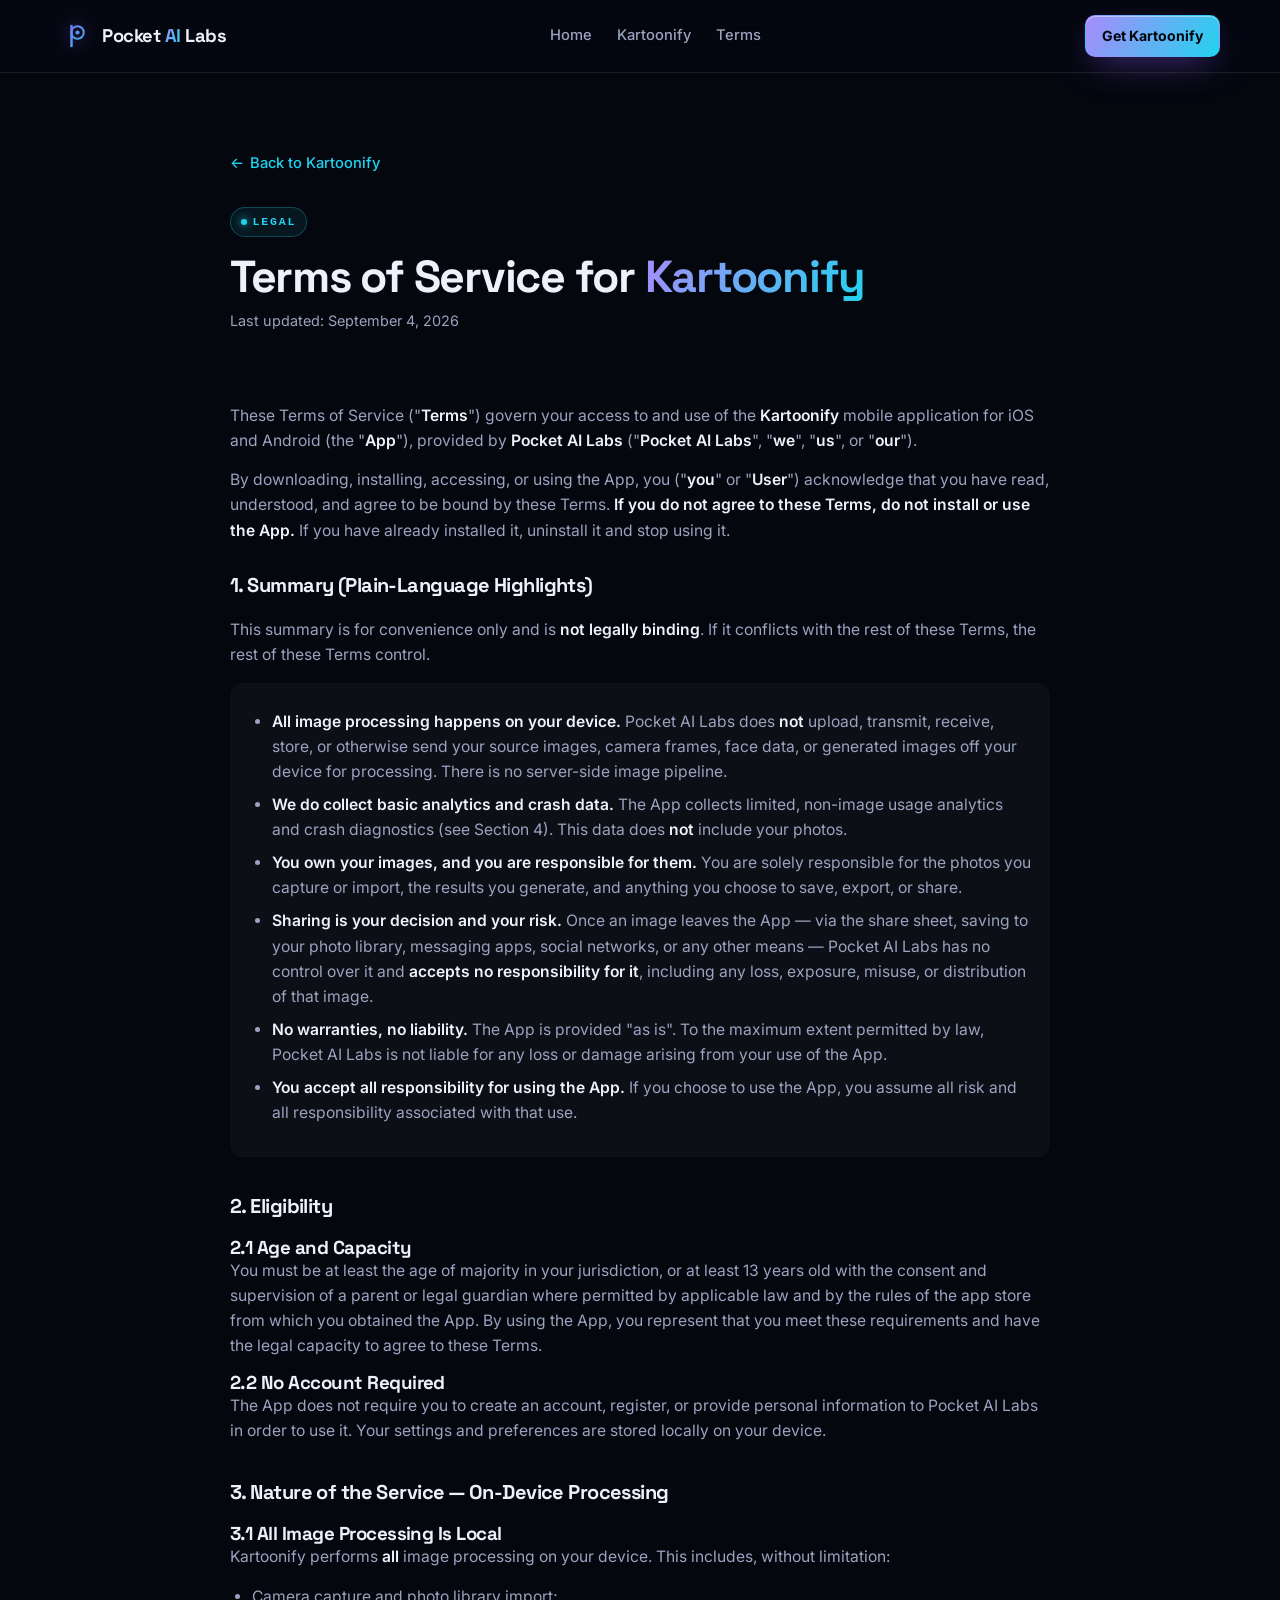
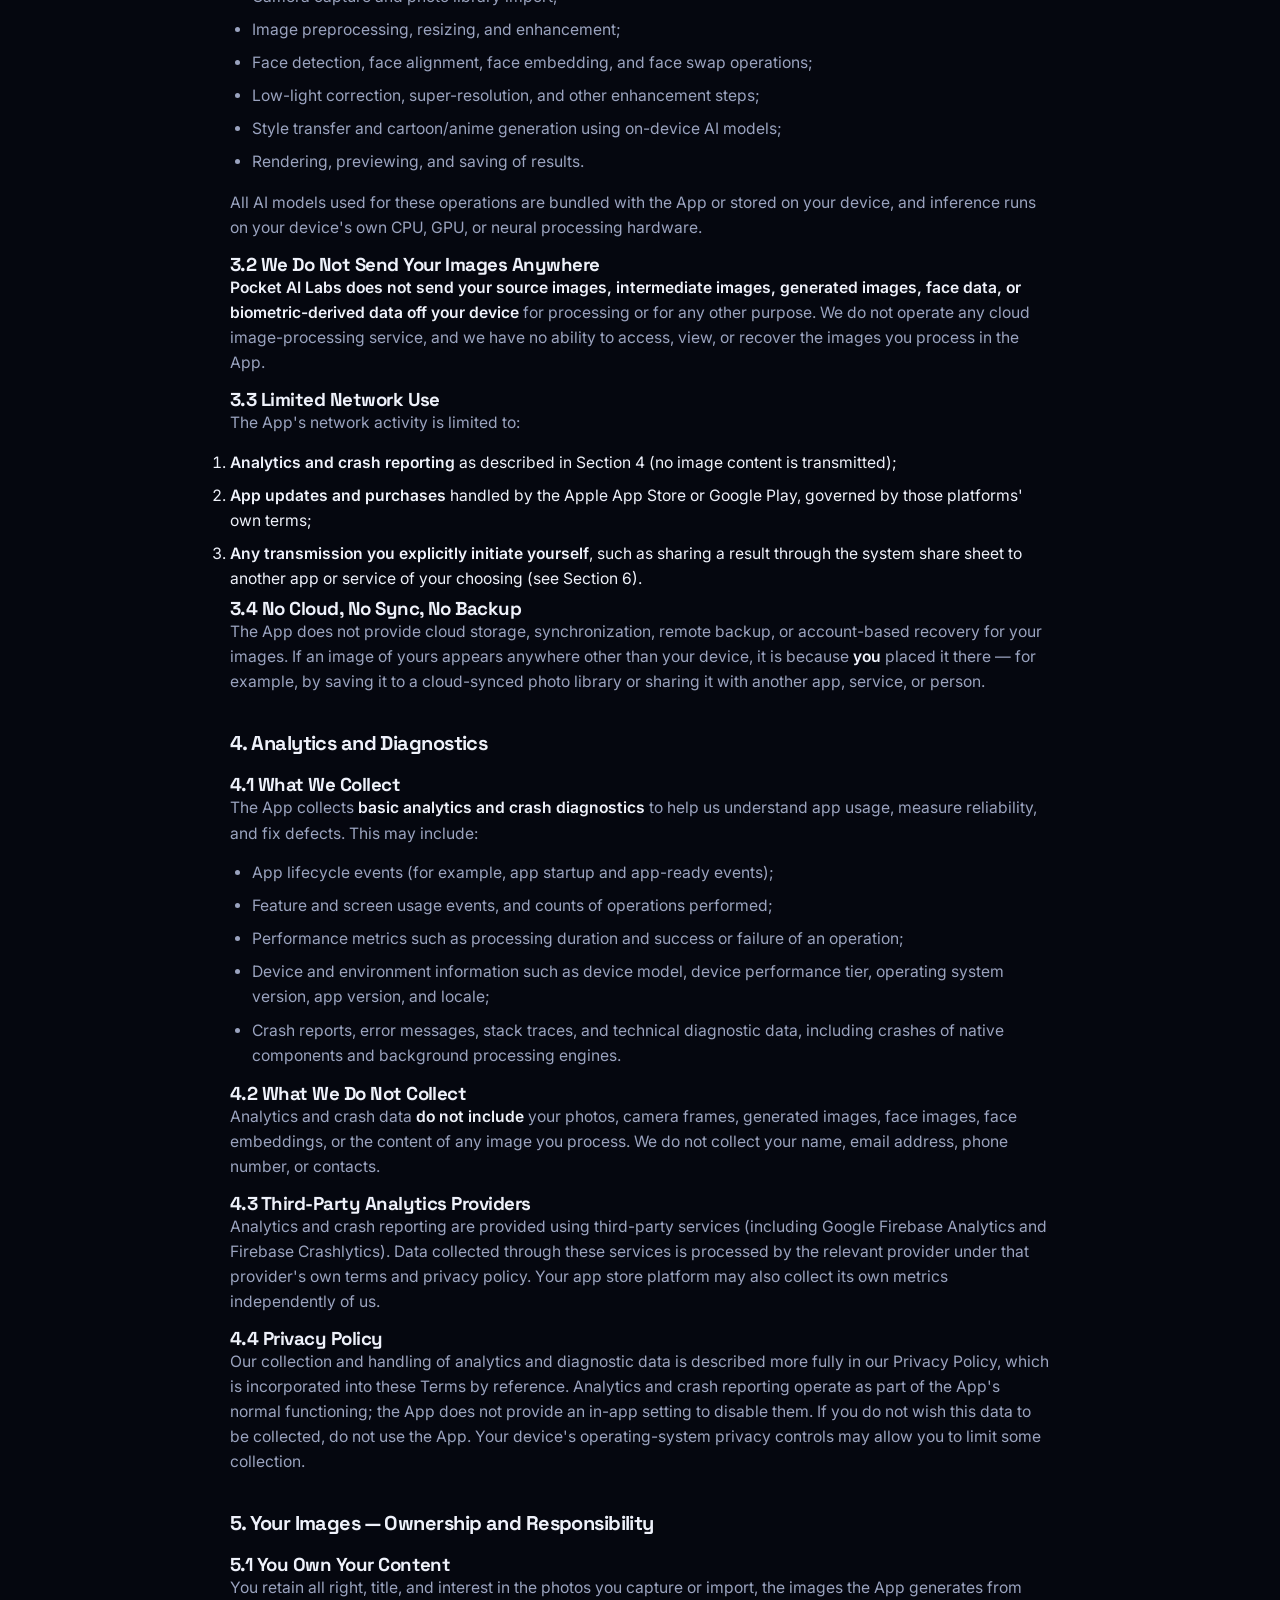
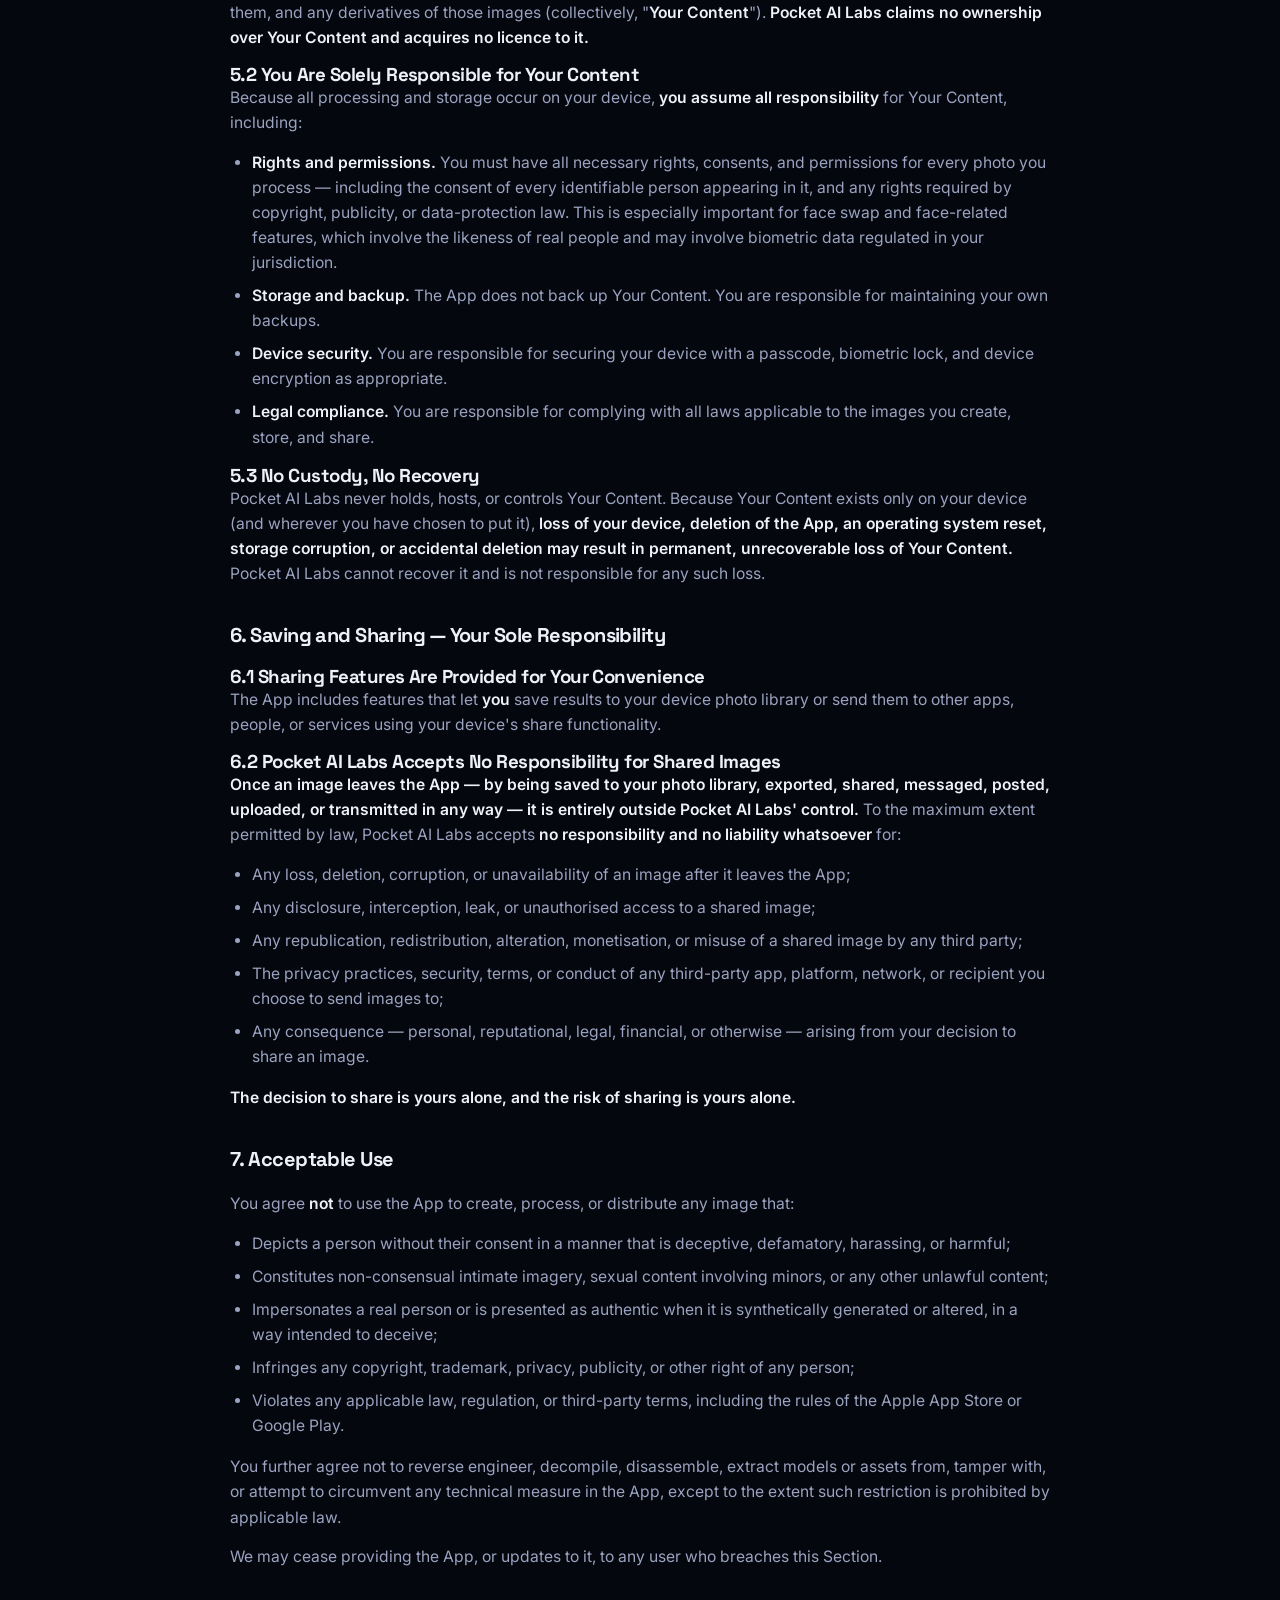
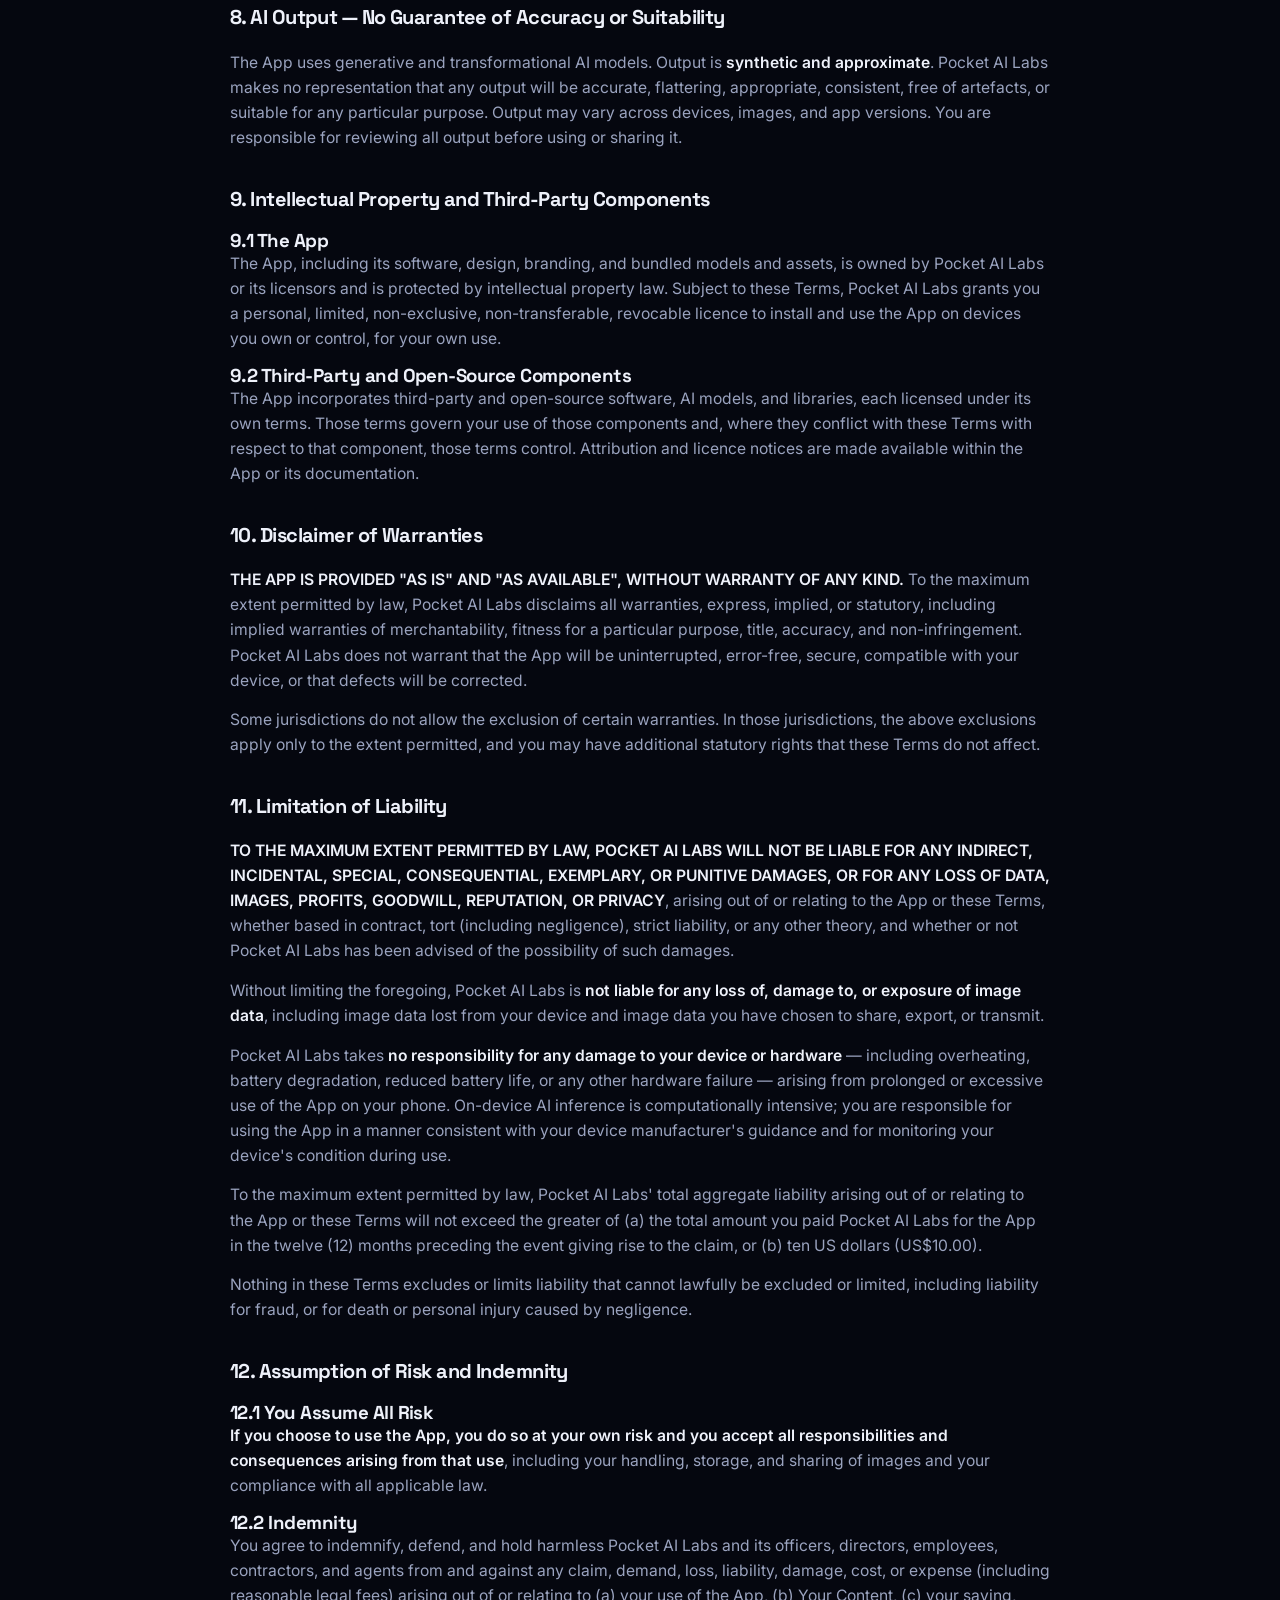
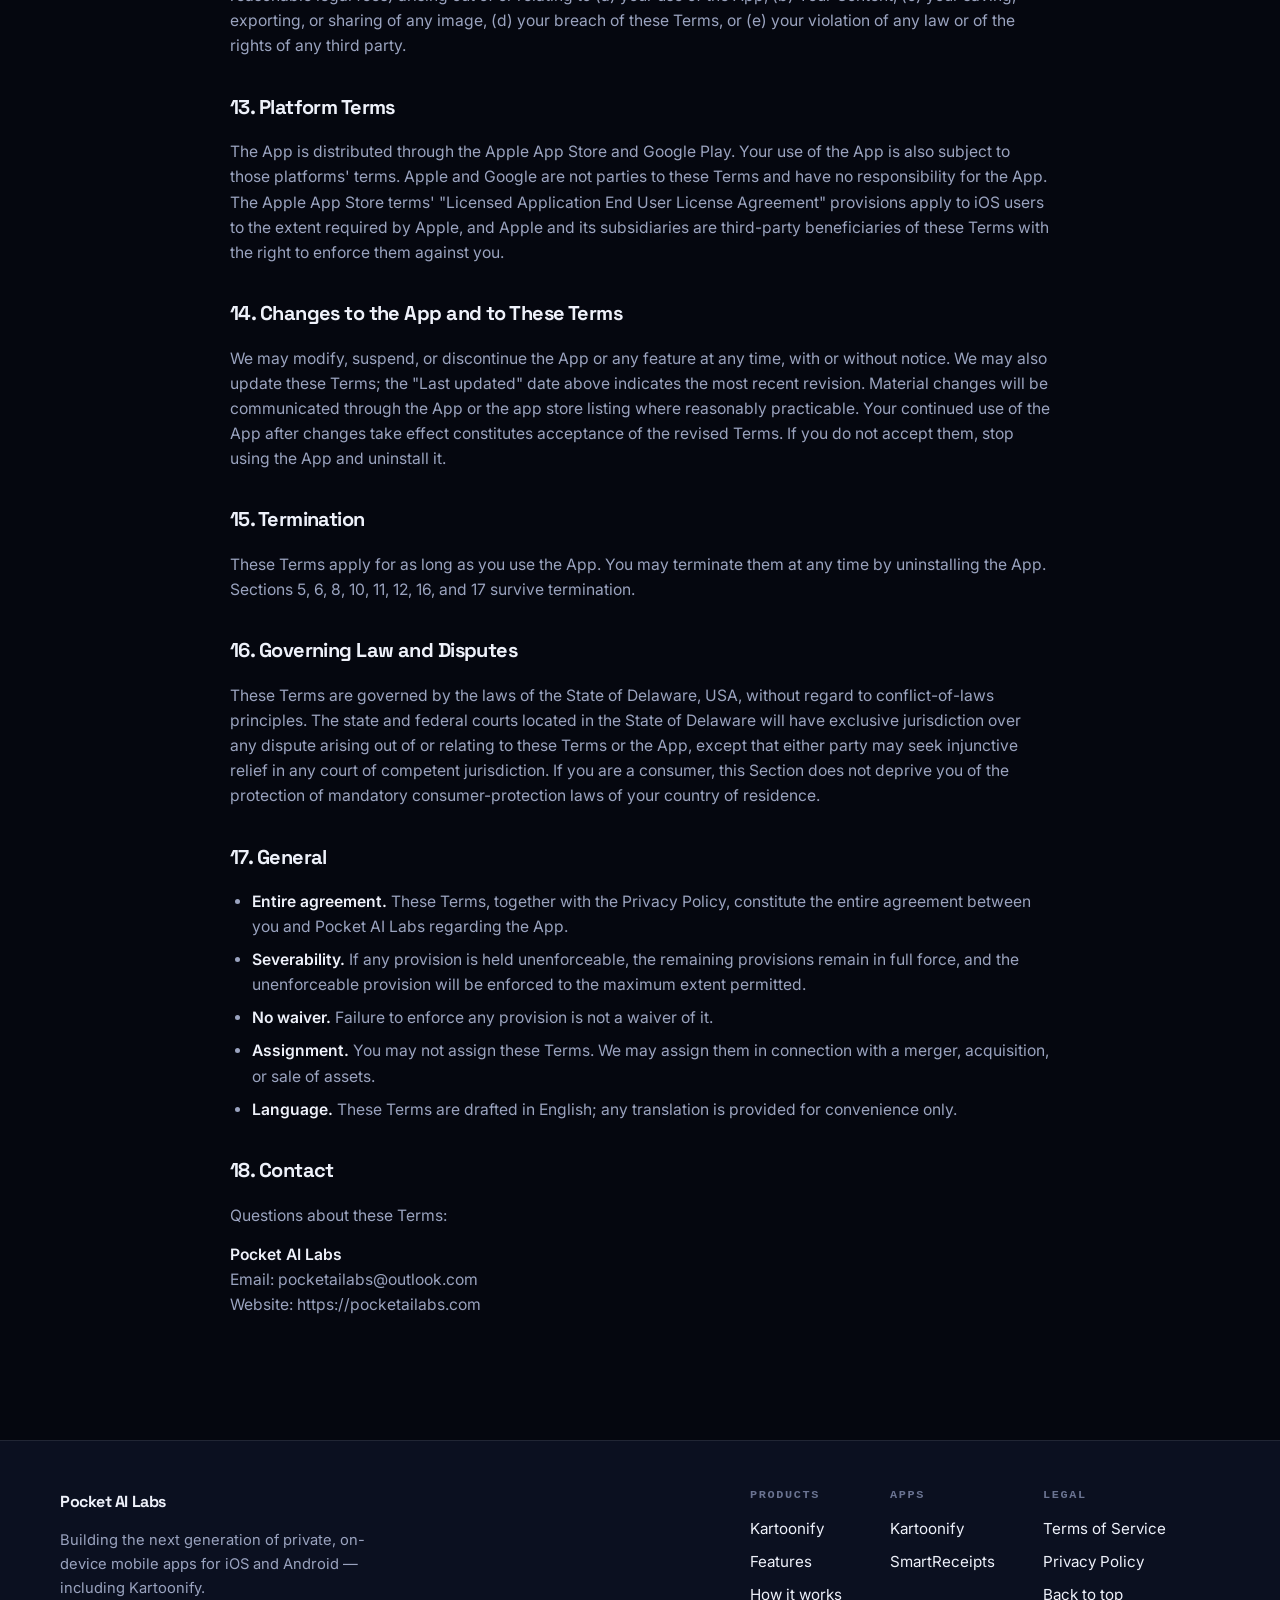
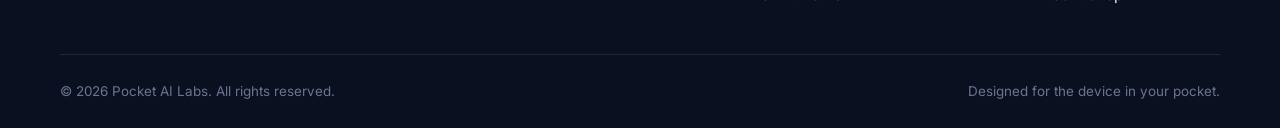
<file: kartoonify/terms.html>
<!DOCTYPE html>
<html lang="en">
<head>
  <meta charset="UTF-8" />
  <meta name="viewport" content="width=device-width, initial-scale=1.0" />
  <meta name="description" content="Terms of Service for Kartoonify, the on-device AI cartoon avatar app by Pocket AI Labs." />
  <meta property="og:site_name" content="Pocket AI Labs" />
  <meta property="og:type" content="website" />
  <meta property="og:title" content="Terms of Service · Kartoonify — Pocket AI Labs" />
  <meta property="og:description" content="Terms of Service for Kartoonify and Pocket AI Labs." />
  <meta property="og:image" content="assets/social/og-index.svg" />
  <meta name="twitter:card" content="summary_large_image" />
  <meta name="twitter:title" content="Terms of Service · Kartoonify — Pocket AI Labs" />
  <meta name="twitter:description" content="Terms of Service for Kartoonify and Pocket AI Labs." />
  <meta name="twitter:image" content="assets/social/og-index.svg" />
  <meta name="theme-color" content="#0b1021" />
    <title>Terms of Service · Pocket AI Labs</title>
  <link rel="icon" type="image/svg+xml" href="assets/social/favicon.svg" />
  <link rel="apple-touch-icon" href="assets/social/favicon.svg" />
  <link rel="preconnect" href="https://fonts.googleapis.com" />
  <link rel="preconnect" href="https://fonts.gstatic.com" crossorigin />
  <link href="https://fonts.googleapis.com/css2?family=Inter:wght@400;500;600;700&family=Space+Grotesk:wght@500;600;700&display=swap" rel="stylesheet" />
  <link rel="stylesheet" href="../css/styles.css" />
  <style>
    /* Terms of Service — additive styles over the shared dark theme */
    .tos { padding: clamp(2.5rem, 6vw, 5rem) 0; }
    .tos-inner { max-width: 820px; }
    .tos .tos-head { margin-bottom: 2rem; padding-bottom: 1.5rem; border-bottom: 1px solid var(--border); }
    .tos .tos-head h1 { font-size: clamp(1.9rem, 4.5vw, 2.8rem); margin-bottom: 0.5rem; }
    .tos .tos-head .tos-app { background: var(--grad); -webkit-background-clip: text; background-clip: text; color: transparent; }
    .tos .tos-meta { color: var(--text-dim); font-size: 0.9rem; }
    .tos .kicker { margin-bottom: 1rem; }
    .tos h2 {
      font-size: 1.25rem; margin: 2.4rem 0 0.9rem; padding-bottom: 0.4rem;
      border-bottom: 1px solid var(--border); color: var(--text);
    }
    .tos h2:first-of-type { margin-top: 2rem; }
    .tos p { color: var(--text-dim); margin-bottom: 0.9rem; font-size: 0.98rem; }
    .tos ul { margin: 0 0 1rem 1.4rem; color: var(--text-dim); }
    .tos li { margin-bottom: 0.5rem; font-size: 0.98rem; }
    .tos li ul { margin-top: 0.5rem; }
    .tos strong { color: var(--text); font-weight: 600; }
    .tos .plain-highlight {
      background: var(--surface); border: 1px solid var(--border);
      border-radius: 12px; padding: 1rem 1.2rem; margin: 1rem 0;
    }
    .tos .plain-highlight ul { margin-top: 0.6rem; }
    .tos a { color: var(--cyan); }
    .tos a:hover { text-decoration: underline; }
    .tos .placeholder { color: var(--amber, #f59e0b); font-style: italic; }
    .tos-back {
      display: inline-flex; align-items: center; gap: 0.4em; margin-bottom: 2rem;
      color: var(--cyan); font-weight: 500; font-size: 0.92rem;
    }
    .tos-back:hover { text-decoration: underline; }
  </style>
</head>
<body>
  <header class="site-header" id="top">
    <div class="container header-inner">
      <a href="../index.html" class="brand" aria-label="Pocket AI Labs home">
        <span class="brand-mark" aria-hidden="true">
          <svg viewBox="0 0 64 64" width="32" height="32" fill="none">
            <path d="M23 52V12" stroke="url(#g)" stroke-width="5" stroke-linecap="round"/>
            <circle cx="35" cy="25" r="12.5" stroke="url(#g)" stroke-width="4" fill="none"/>
            <circle cx="35" cy="25" r="4.2" fill="url(#g)"/>
            <defs>
              <linearGradient id="g" x1="0" y1="0" x2="64" y2="64" gradientUnits="userSpaceOnUse">
                <stop stop-color="#8b5cf6"/><stop offset="1" stop-color="#22d3ee"/>
              </linearGradient>
            </defs>
          </svg>
        </span>
        <span class="brand-name">Pocket <b>AI</b> Labs</span>
      </a>

      <nav class="main-nav" id="mainNav" aria-label="Primary">
        <a href="../index.html">Home</a>
        <a href="kartoonify.html">Kartoonify</a>
        <a href="terms.html">Terms</a>
      </nav>

      <a href="kartoonify.html" class="btn btn-sm btn-primary">Get Kartoonify</a>

      <button class="nav-toggle" id="navToggle" aria-expanded="false" aria-controls="mainNav" aria-label="Toggle menu">
        <span></span><span></span><span></span>
      </button>
    </div>
  </header>

  <main>
    <section class="tos">
      <div class="container tos-inner">
        <a href="kartoonify.html" class="tos-back"><span aria-hidden="true">&larr;</span> Back to Kartoonify</a>

        <div class="tos-head">
          <span class="kicker">Legal</span>
          <h1>Terms of Service for <span class="tos-app">Kartoonify</span></h1>
          <p class="tos-meta">Last updated: September 4, 2026</p>
        </div>

        <p>These Terms of Service ("<strong>Terms</strong>") govern your access to and use of the <strong>Kartoonify</strong> mobile application for iOS and Android (the "<strong>App</strong>"), provided by <strong>Pocket AI Labs</strong> ("<strong>Pocket AI Labs</strong>", "<strong>we</strong>", "<strong>us</strong>", or "<strong>our</strong>").</p>

        <p>By downloading, installing, accessing, or using the App, you ("<strong>you</strong>" or "<strong>User</strong>") acknowledge that you have read, understood, and agree to be bound by these Terms. <strong>If you do not agree to these Terms, do not install or use the App.</strong> If you have already installed it, uninstall it and stop using it.</p>

        <h2>1. Summary (Plain-Language Highlights)</h2>
        <p>This summary is for convenience only and is <strong>not legally binding</strong>. If it conflicts with the rest of these Terms, the rest of these Terms control.</p>
        <div class="plain-highlight">
          <ul>
            <li><strong>All image processing happens on your device.</strong> Pocket AI Labs does <strong>not</strong> upload, transmit, receive, store, or otherwise send your source images, camera frames, face data, or generated images off your device for processing. There is no server-side image pipeline.</li>
            <li><strong>We do collect basic analytics and crash data.</strong> The App collects limited, non-image usage analytics and crash diagnostics (see Section 4). This data does <strong>not</strong> include your photos.</li>
            <li><strong>You own your images, and you are responsible for them.</strong> You are solely responsible for the photos you capture or import, the results you generate, and anything you choose to save, export, or share.</li>
            <li><strong>Sharing is your decision and your risk.</strong> Once an image leaves the App — via the share sheet, saving to your photo library, messaging apps, social networks, or any other means — Pocket AI Labs has no control over it and <strong>accepts no responsibility for it</strong>, including any loss, exposure, misuse, or distribution of that image.</li>
            <li><strong>No warranties, no liability.</strong> The App is provided "as is". To the maximum extent permitted by law, Pocket AI Labs is not liable for any loss or damage arising from your use of the App.</li>
            <li><strong>You accept all responsibility for using the App.</strong> If you choose to use the App, you assume all risk and all responsibility associated with that use.</li>
          </ul>
        </div>

        <h2>2. Eligibility</h2>
        <h3>2.1 Age and Capacity</h3>
        <p>You must be at least the age of majority in your jurisdiction, or at least 13 years old with the consent and supervision of a parent or legal guardian where permitted by applicable law and by the rules of the app store from which you obtained the App. By using the App, you represent that you meet these requirements and have the legal capacity to agree to these Terms.</p>
        <h3>2.2 No Account Required</h3>
        <p>The App does not require you to create an account, register, or provide personal information to Pocket AI Labs in order to use it. Your settings and preferences are stored locally on your device.</p>

        <h2>3. Nature of the Service — On-Device Processing</h2>
        <h3>3.1 All Image Processing Is Local</h3>
        <p>Kartoonify performs <strong>all</strong> image processing on your device. This includes, without limitation:</p>
        <ul>
          <li>Camera capture and photo library import;</li>
          <li>Image preprocessing, resizing, and enhancement;</li>
          <li>Face detection, face alignment, face embedding, and face swap operations;</li>
          <li>Low-light correction, super-resolution, and other enhancement steps;</li>
          <li>Style transfer and cartoon/anime generation using on-device AI models;</li>
          <li>Rendering, previewing, and saving of results.</li>
        </ul>
        <p>All AI models used for these operations are bundled with the App or stored on your device, and inference runs on your device's own CPU, GPU, or neural processing hardware.</p>
        <h3>3.2 We Do Not Send Your Images Anywhere</h3>
        <p><strong>Pocket AI Labs does not send your source images, intermediate images, generated images, face data, or biometric-derived data off your device</strong> for processing or for any other purpose. We do not operate any cloud image-processing service, and we have no ability to access, view, or recover the images you process in the App.</p>
        <h3>3.3 Limited Network Use</h3>
        <p>The App's network activity is limited to:</p>
        <ol>
          <li><strong>Analytics and crash reporting</strong> as described in Section 4 (no image content is transmitted);</li>
          <li><strong>App updates and purchases</strong> handled by the Apple App Store or Google Play, governed by those platforms' own terms;</li>
          <li><strong>Any transmission you explicitly initiate yourself</strong>, such as sharing a result through the system share sheet to another app or service of your choosing (see Section 6).</li>
        </ol>
        <h3>3.4 No Cloud, No Sync, No Backup</h3>
        <p>The App does not provide cloud storage, synchronization, remote backup, or account-based recovery for your images. If an image of yours appears anywhere other than your device, it is because <strong>you</strong> placed it there — for example, by saving it to a cloud-synced photo library or sharing it with another app, service, or person.</p>

        <h2>4. Analytics and Diagnostics</h2>
        <h3>4.1 What We Collect</h3>
        <p>The App collects <strong>basic analytics and crash diagnostics</strong> to help us understand app usage, measure reliability, and fix defects. This may include:</p>
        <ul>
          <li>App lifecycle events (for example, app startup and app-ready events);</li>
          <li>Feature and screen usage events, and counts of operations performed;</li>
          <li>Performance metrics such as processing duration and success or failure of an operation;</li>
          <li>Device and environment information such as device model, device performance tier, operating system version, app version, and locale;</li>
          <li>Crash reports, error messages, stack traces, and technical diagnostic data, including crashes of native components and background processing engines.</li>
        </ul>
        <h3>4.2 What We Do Not Collect</h3>
        <p>Analytics and crash data <strong>do not include</strong> your photos, camera frames, generated images, face images, face embeddings, or the content of any image you process. We do not collect your name, email address, phone number, or contacts.</p>
        <h3>4.3 Third-Party Analytics Providers</h3>
        <p>Analytics and crash reporting are provided using third-party services (including Google Firebase Analytics and Firebase Crashlytics). Data collected through these services is processed by the relevant provider under that provider's own terms and privacy policy. Your app store platform may also collect its own metrics independently of us.</p>
        <h3>4.4 Privacy Policy</h3>
        <p>Our collection and handling of analytics and diagnostic data is described more fully in our Privacy Policy, which is incorporated into these Terms by reference. Analytics and crash reporting operate as part of the App's normal functioning; the App does not provide an in-app setting to disable them. If you do not wish this data to be collected, do not use the App. Your device's operating-system privacy controls may allow you to limit some collection.</p>

        <h2>5. Your Images — Ownership and Responsibility</h2>
        <h3>5.1 You Own Your Content</h3>
        <p>You retain all right, title, and interest in the photos you capture or import, the images the App generates from them, and any derivatives of those images (collectively, "<strong>Your Content</strong>"). <strong>Pocket AI Labs claims no ownership over Your Content and acquires no licence to it.</strong></p>
        <h3>5.2 You Are Solely Responsible for Your Content</h3>
        <p>Because all processing and storage occur on your device, <strong>you assume all responsibility</strong> for Your Content, including:</p>
        <ul>
          <li><strong>Rights and permissions.</strong> You must have all necessary rights, consents, and permissions for every photo you process — including the consent of every identifiable person appearing in it, and any rights required by copyright, publicity, or data-protection law. This is especially important for face swap and face-related features, which involve the likeness of real people and may involve biometric data regulated in your jurisdiction.</li>
          <li><strong>Storage and backup.</strong> The App does not back up Your Content. You are responsible for maintaining your own backups.</li>
          <li><strong>Device security.</strong> You are responsible for securing your device with a passcode, biometric lock, and device encryption as appropriate.</li>
          <li><strong>Legal compliance.</strong> You are responsible for complying with all laws applicable to the images you create, store, and share.</li>
        </ul>
        <h3>5.3 No Custody, No Recovery</h3>
        <p>Pocket AI Labs never holds, hosts, or controls Your Content. Because Your Content exists only on your device (and wherever you have chosen to put it), <strong>loss of your device, deletion of the App, an operating system reset, storage corruption, or accidental deletion may result in permanent, unrecoverable loss of Your Content.</strong> Pocket AI Labs cannot recover it and is not responsible for any such loss.</p>

        <h2>6. Saving and Sharing — Your Sole Responsibility</h2>
        <h3>6.1 Sharing Features Are Provided for Your Convenience</h3>
        <p>The App includes features that let <strong>you</strong> save results to your device photo library or send them to other apps, people, or services using your device's share functionality.</p>
        <h3>6.2 Pocket AI Labs Accepts No Responsibility for Shared Images</h3>
        <p><strong>Once an image leaves the App — by being saved to your photo library, exported, shared, messaged, posted, uploaded, or transmitted in any way — it is entirely outside Pocket AI Labs' control.</strong> To the maximum extent permitted by law, Pocket AI Labs accepts <strong>no responsibility and no liability whatsoever</strong> for:</p>
        <ul>
          <li>Any loss, deletion, corruption, or unavailability of an image after it leaves the App;</li>
          <li>Any disclosure, interception, leak, or unauthorised access to a shared image;</li>
          <li>Any republication, redistribution, alteration, monetisation, or misuse of a shared image by any third party;</li>
          <li>The privacy practices, security, terms, or conduct of any third-party app, platform, network, or recipient you choose to send images to;</li>
          <li>Any consequence — personal, reputational, legal, financial, or otherwise — arising from your decision to share an image.</li>
        </ul>
        <p><strong>The decision to share is yours alone, and the risk of sharing is yours alone.</strong></p>

        <h2>7. Acceptable Use</h2>
        <p>You agree <strong>not</strong> to use the App to create, process, or distribute any image that:</p>
        <ul>
          <li>Depicts a person without their consent in a manner that is deceptive, defamatory, harassing, or harmful;</li>
          <li>Constitutes non-consensual intimate imagery, sexual content involving minors, or any other unlawful content;</li>
          <li>Impersonates a real person or is presented as authentic when it is synthetically generated or altered, in a way intended to deceive;</li>
          <li>Infringes any copyright, trademark, privacy, publicity, or other right of any person;</li>
          <li>Violates any applicable law, regulation, or third-party terms, including the rules of the Apple App Store or Google Play.</li>
        </ul>
        <p>You further agree not to reverse engineer, decompile, disassemble, extract models or assets from, tamper with, or attempt to circumvent any technical measure in the App, except to the extent such restriction is prohibited by applicable law.</p>
        <p>We may cease providing the App, or updates to it, to any user who breaches this Section.</p>

        <h2>8. AI Output — No Guarantee of Accuracy or Suitability</h2>
        <p>The App uses generative and transformational AI models. Output is <strong>synthetic and approximate</strong>. Pocket AI Labs makes no representation that any output will be accurate, flattering, appropriate, consistent, free of artefacts, or suitable for any particular purpose. Output may vary across devices, images, and app versions. You are responsible for reviewing all output before using or sharing it.</p>

        <h2>9. Intellectual Property and Third-Party Components</h2>
        <h3>9.1 The App</h3>
        <p>The App, including its software, design, branding, and bundled models and assets, is owned by Pocket AI Labs or its licensors and is protected by intellectual property law. Subject to these Terms, Pocket AI Labs grants you a personal, limited, non-exclusive, non-transferable, revocable licence to install and use the App on devices you own or control, for your own use.</p>
        <h3>9.2 Third-Party and Open-Source Components</h3>
        <p>The App incorporates third-party and open-source software, AI models, and libraries, each licensed under its own terms. Those terms govern your use of those components and, where they conflict with these Terms with respect to that component, those terms control. Attribution and licence notices are made available within the App or its documentation.</p>

        <h2>10. Disclaimer of Warranties</h2>
        <p><strong>THE APP IS PROVIDED "AS IS" AND "AS AVAILABLE", WITHOUT WARRANTY OF ANY KIND.</strong> To the maximum extent permitted by law, Pocket AI Labs disclaims all warranties, express, implied, or statutory, including implied warranties of merchantability, fitness for a particular purpose, title, accuracy, and non-infringement. Pocket AI Labs does not warrant that the App will be uninterrupted, error-free, secure, compatible with your device, or that defects will be corrected.</p>
        <p>Some jurisdictions do not allow the exclusion of certain warranties. In those jurisdictions, the above exclusions apply only to the extent permitted, and you may have additional statutory rights that these Terms do not affect.</p>

        <h2>11. Limitation of Liability</h2>
        <p><strong>TO THE MAXIMUM EXTENT PERMITTED BY LAW, POCKET AI LABS WILL NOT BE LIABLE FOR ANY INDIRECT, INCIDENTAL, SPECIAL, CONSEQUENTIAL, EXEMPLARY, OR PUNITIVE DAMAGES, OR FOR ANY LOSS OF DATA, IMAGES, PROFITS, GOODWILL, REPUTATION, OR PRIVACY</strong>, arising out of or relating to the App or these Terms, whether based in contract, tort (including negligence), strict liability, or any other theory, and whether or not Pocket AI Labs has been advised of the possibility of such damages.</p>
        <p>Without limiting the foregoing, Pocket AI Labs is <strong>not liable for any loss of, damage to, or exposure of image data</strong>, including image data lost from your device and image data you have chosen to share, export, or transmit.</p>
        <p>Pocket AI Labs takes <strong>no responsibility for any damage to your device or hardware</strong> — including overheating, battery degradation, reduced battery life, or any other hardware failure — arising from prolonged or excessive use of the App on your phone. On-device AI inference is computationally intensive; you are responsible for using the App in a manner consistent with your device manufacturer's guidance and for monitoring your device's condition during use.</p>
        <p>To the maximum extent permitted by law, Pocket AI Labs' total aggregate liability arising out of or relating to the App or these Terms will not exceed the greater of (a) the total amount you paid Pocket AI Labs for the App in the twelve (12) months preceding the event giving rise to the claim, or (b) ten US dollars (US$10.00).</p>
        <p>Nothing in these Terms excludes or limits liability that cannot lawfully be excluded or limited, including liability for fraud, or for death or personal injury caused by negligence.</p>

        <h2>12. Assumption of Risk and Indemnity</h2>
        <h3>12.1 You Assume All Risk</h3>
        <p><strong>If you choose to use the App, you do so at your own risk and you accept all responsibilities and consequences arising from that use</strong>, including your handling, storage, and sharing of images and your compliance with all applicable law.</p>
        <h3>12.2 Indemnity</h3>
        <p>You agree to indemnify, defend, and hold harmless Pocket AI Labs and its officers, directors, employees, contractors, and agents from and against any claim, demand, loss, liability, damage, cost, or expense (including reasonable legal fees) arising out of or relating to (a) your use of the App, (b) Your Content, (c) your saving, exporting, or sharing of any image, (d) your breach of these Terms, or (e) your violation of any law or of the rights of any third party.</p>

        <h2>13. Platform Terms</h2>
        <p>The App is distributed through the Apple App Store and Google Play. Your use of the App is also subject to those platforms' terms. Apple and Google are not parties to these Terms and have no responsibility for the App. The Apple App Store terms' "Licensed Application End User License Agreement" provisions apply to iOS users to the extent required by Apple, and Apple and its subsidiaries are third-party beneficiaries of these Terms with the right to enforce them against you.</p>

        <h2>14. Changes to the App and to These Terms</h2>
        <p>We may modify, suspend, or discontinue the App or any feature at any time, with or without notice. We may also update these Terms; the "Last updated" date above indicates the most recent revision. Material changes will be communicated through the App or the app store listing where reasonably practicable. Your continued use of the App after changes take effect constitutes acceptance of the revised Terms. If you do not accept them, stop using the App and uninstall it.</p>

        <h2>15. Termination</h2>
        <p>These Terms apply for as long as you use the App. You may terminate them at any time by uninstalling the App. Sections 5, 6, 8, 10, 11, 12, 16, and 17 survive termination.</p>

        <h2>16. Governing Law and Disputes</h2>
        <p>These Terms are governed by the laws of the State of Delaware, USA, without regard to conflict-of-laws principles. The state and federal courts located in the State of Delaware will have exclusive jurisdiction over any dispute arising out of or relating to these Terms or the App, except that either party may seek injunctive relief in any court of competent jurisdiction. If you are a consumer, this Section does not deprive you of the protection of mandatory consumer-protection laws of your country of residence.</p>

        <h2>17. General</h2>
        <ul>
          <li><strong>Entire agreement.</strong> These Terms, together with the Privacy Policy, constitute the entire agreement between you and Pocket AI Labs regarding the App.</li>
          <li><strong>Severability.</strong> If any provision is held unenforceable, the remaining provisions remain in full force, and the unenforceable provision will be enforced to the maximum extent permitted.</li>
          <li><strong>No waiver.</strong> Failure to enforce any provision is not a waiver of it.</li>
          <li><strong>Assignment.</strong> You may not assign these Terms. We may assign them in connection with a merger, acquisition, or sale of assets.</li>
          <li><strong>Language.</strong> These Terms are drafted in English; any translation is provided for convenience only.</li>
        </ul>

        <h2>18. Contact</h2>
        <p>Questions about these Terms:</p>
        <p><strong>Pocket AI Labs</strong><br />
        Email: pocketailabs@outlook.com<br />
        Website: https://pocketailabs.com</p>
      </div>
    </section>
  </main>

  <footer class="site-footer">
    <div class="container footer-inner">
      <div class="footer-brand">
        <a href="../index.html" class="brand-name">Pocket <b>AI</b> Labs</a>
        <p>Building the next generation of private, on-device mobile apps for iOS and Android — including Kartoonify.</p>
      </div>
      <nav class="footer-nav" aria-label="Footer">
        <div>
          <h4>Products</h4>
          <a href="kartoonify.html">Kartoonify</a>
          <a href="#features">Features</a>
          <a href="#how">How it works</a>
        </div>
        <div>
          <h4>Apps</h4>
          <a href="kartoonify.html">Kartoonify</a>
          <a href="../smartreceipts.html">SmartReceipts</a>
        </div>
        <div>
          <h4>Legal</h4>
          <a href="terms.html">Terms of Service</a>
          <a href="privacy.html">Privacy Policy</a>
          <a href="#top">Back to top</a>
        </div>
      </nav>
    </div>
    <div class="container footer-bottom">
      <p>&copy; <span id="year"></span> Pocket AI Labs. All rights reserved.</p>
      <p class="footer-note">Designed for the device in your pocket.</p>
    </div>
  </footer>

  <script src="../js/main.js"></script>
</body>
</html>
</file>
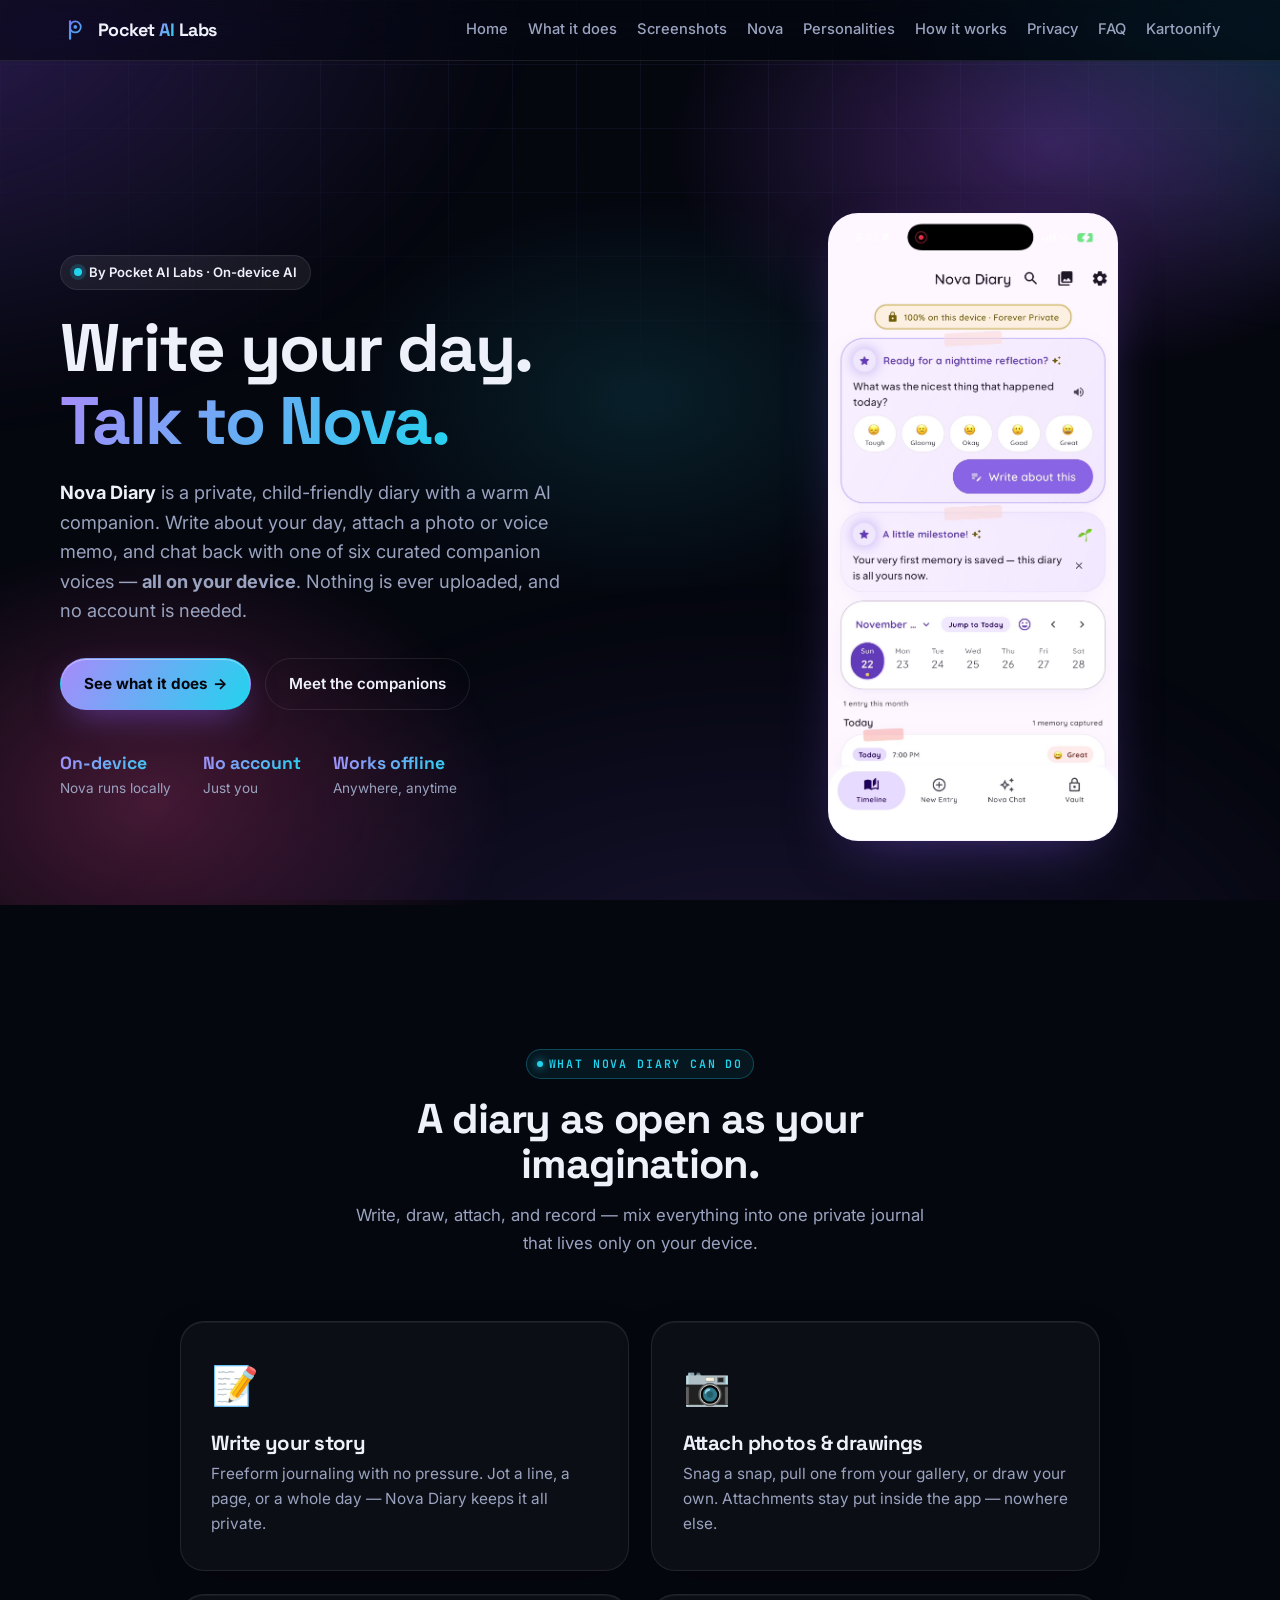
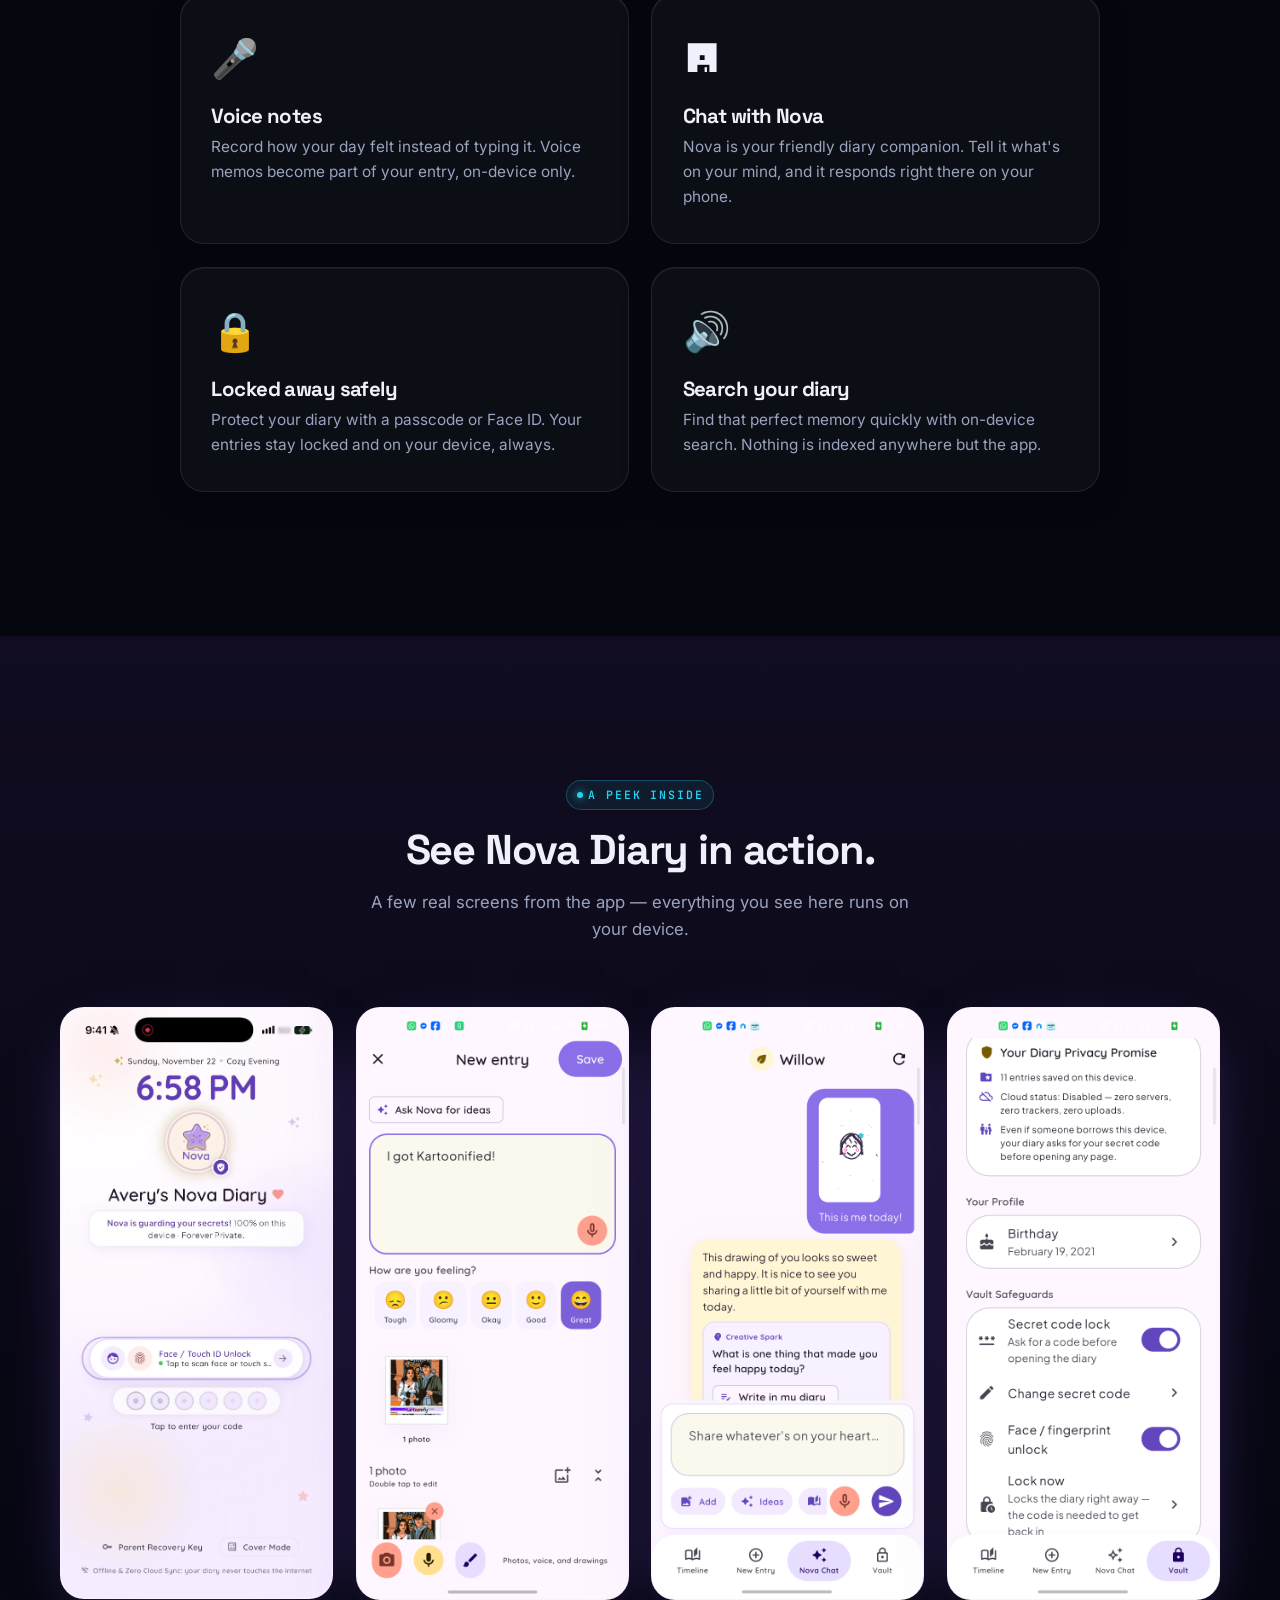
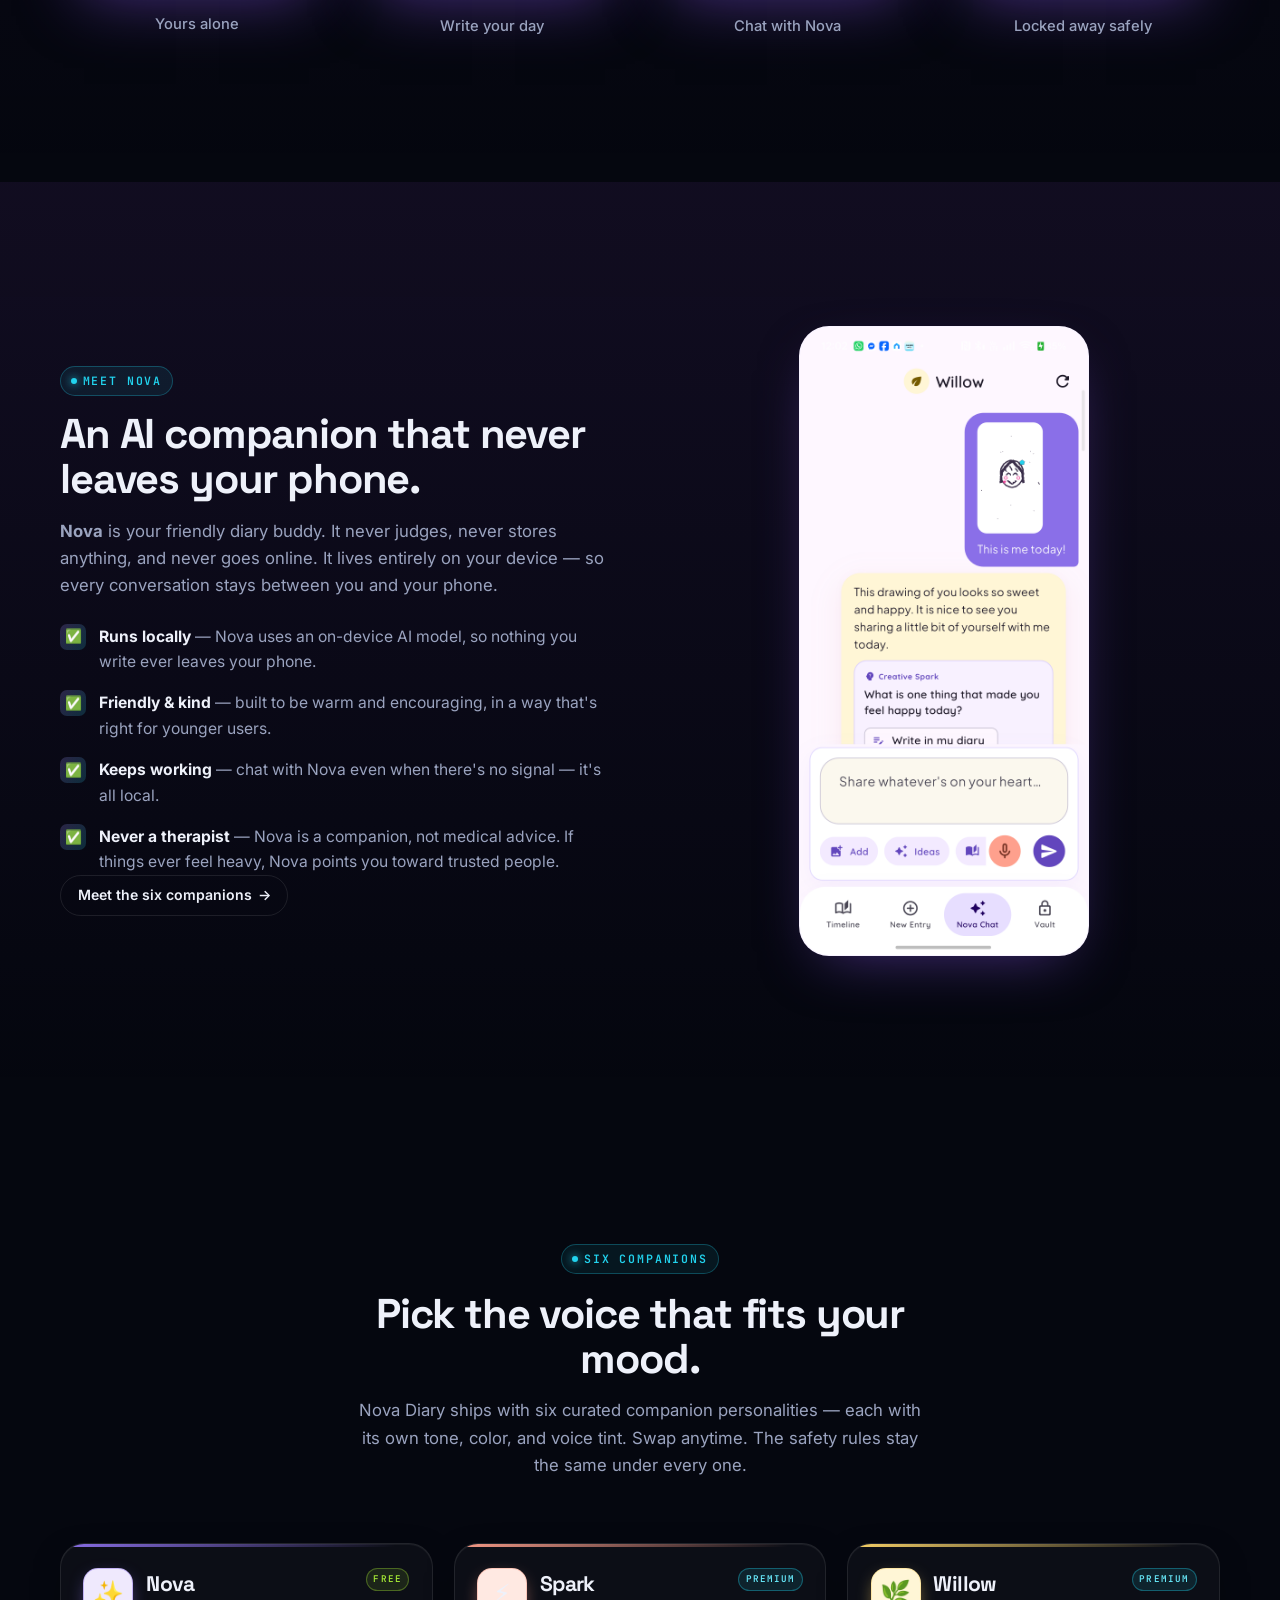
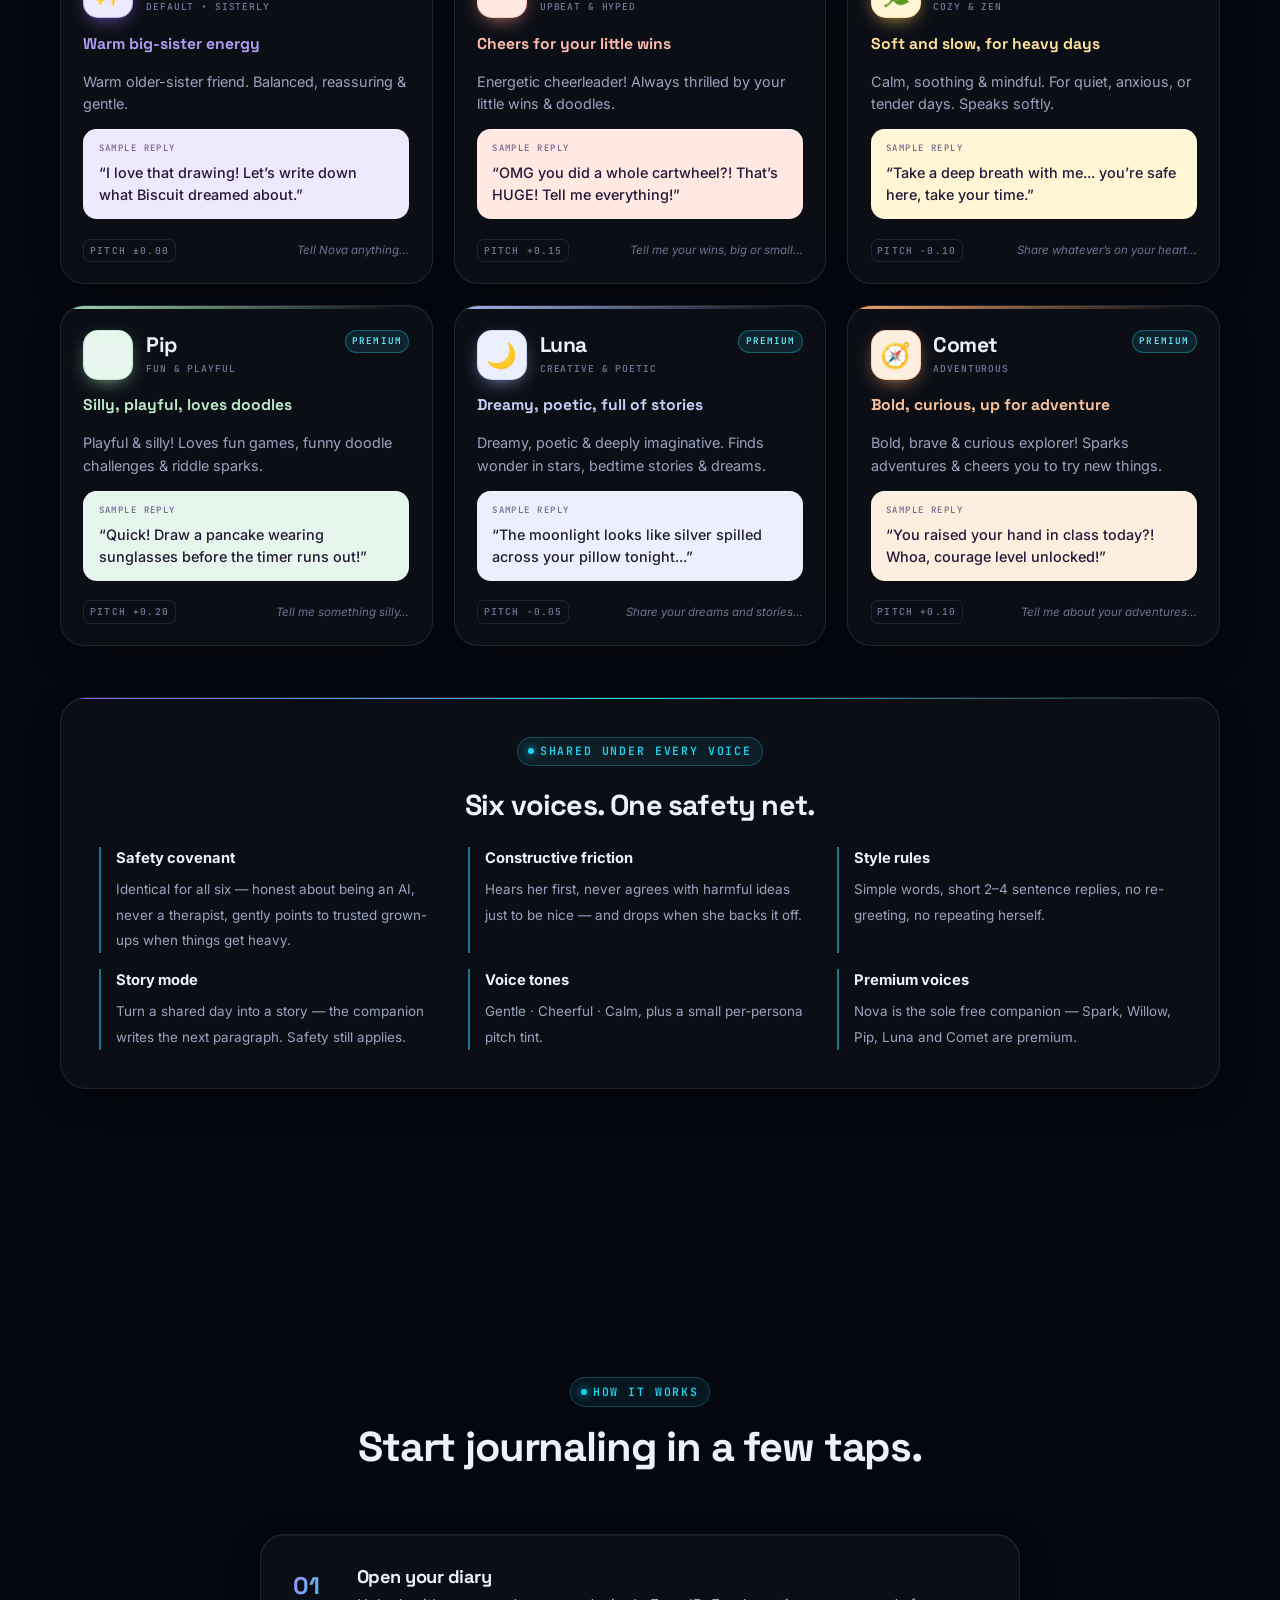
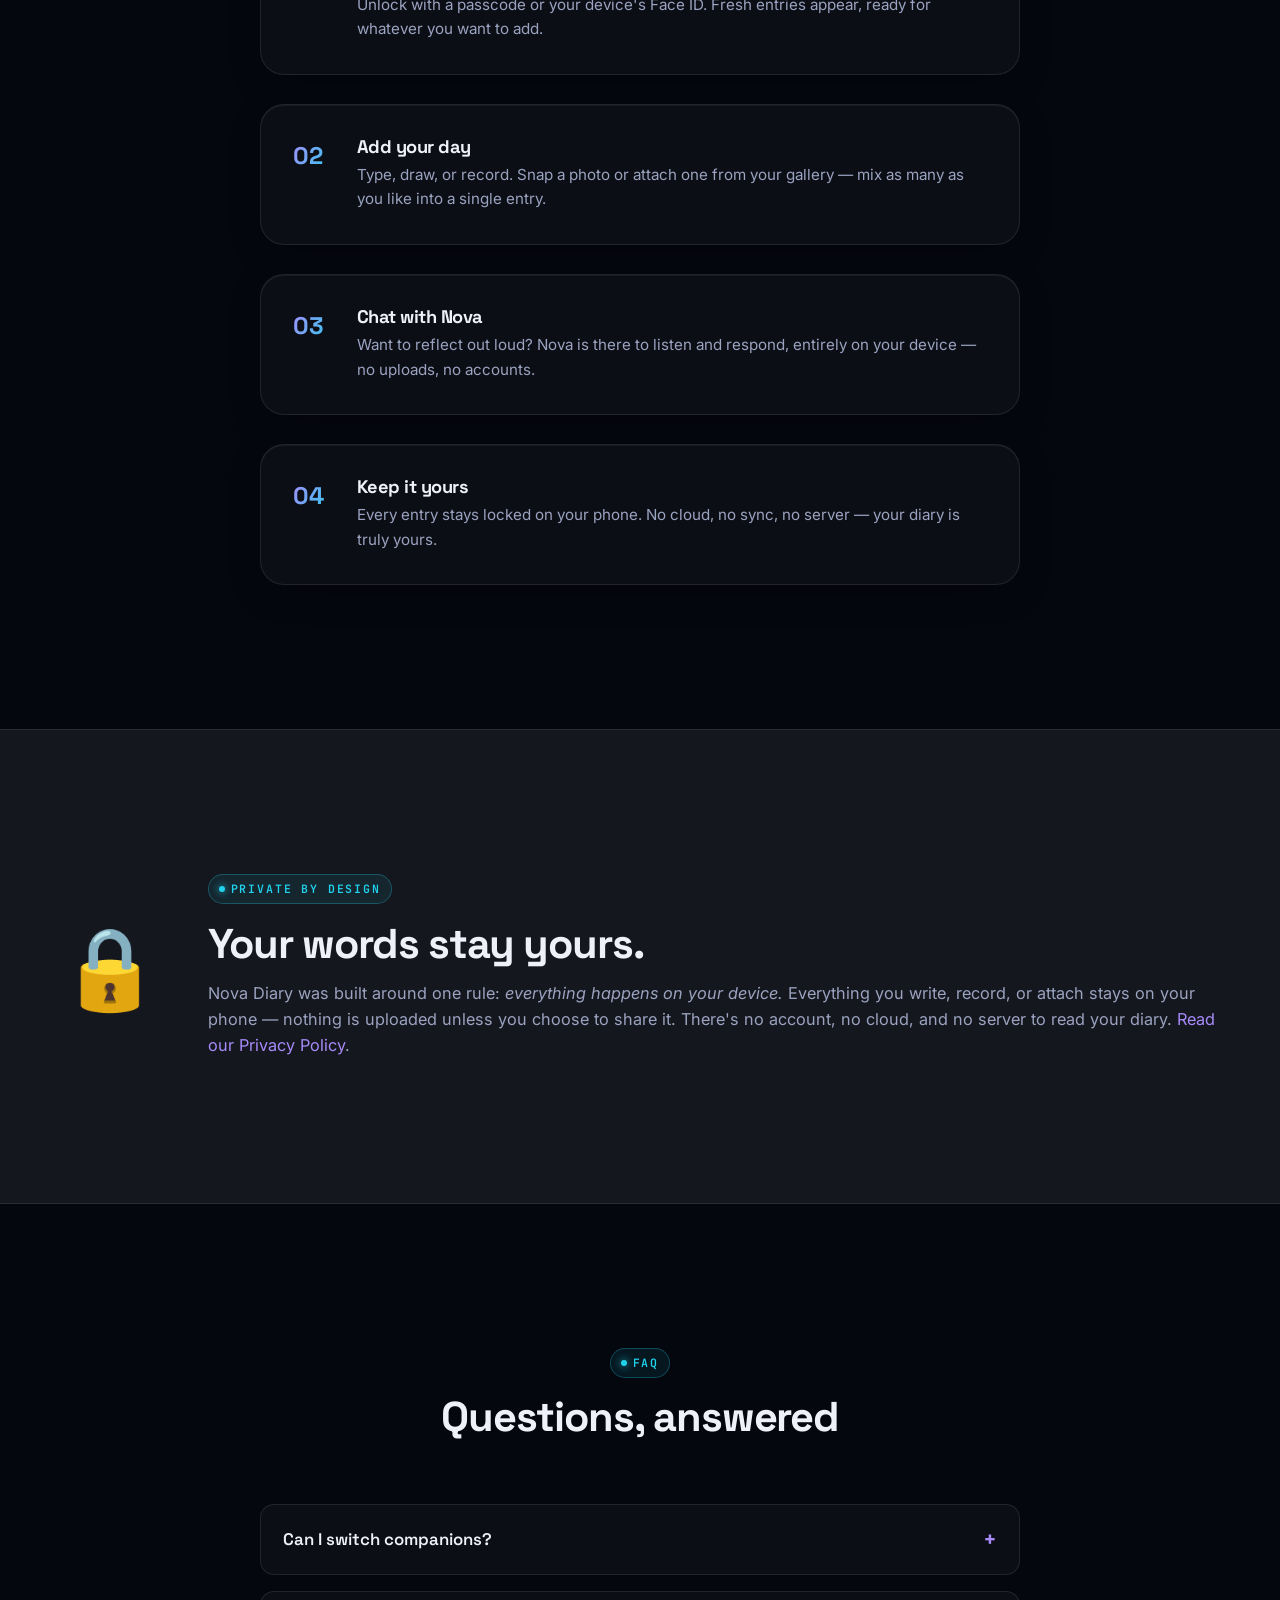
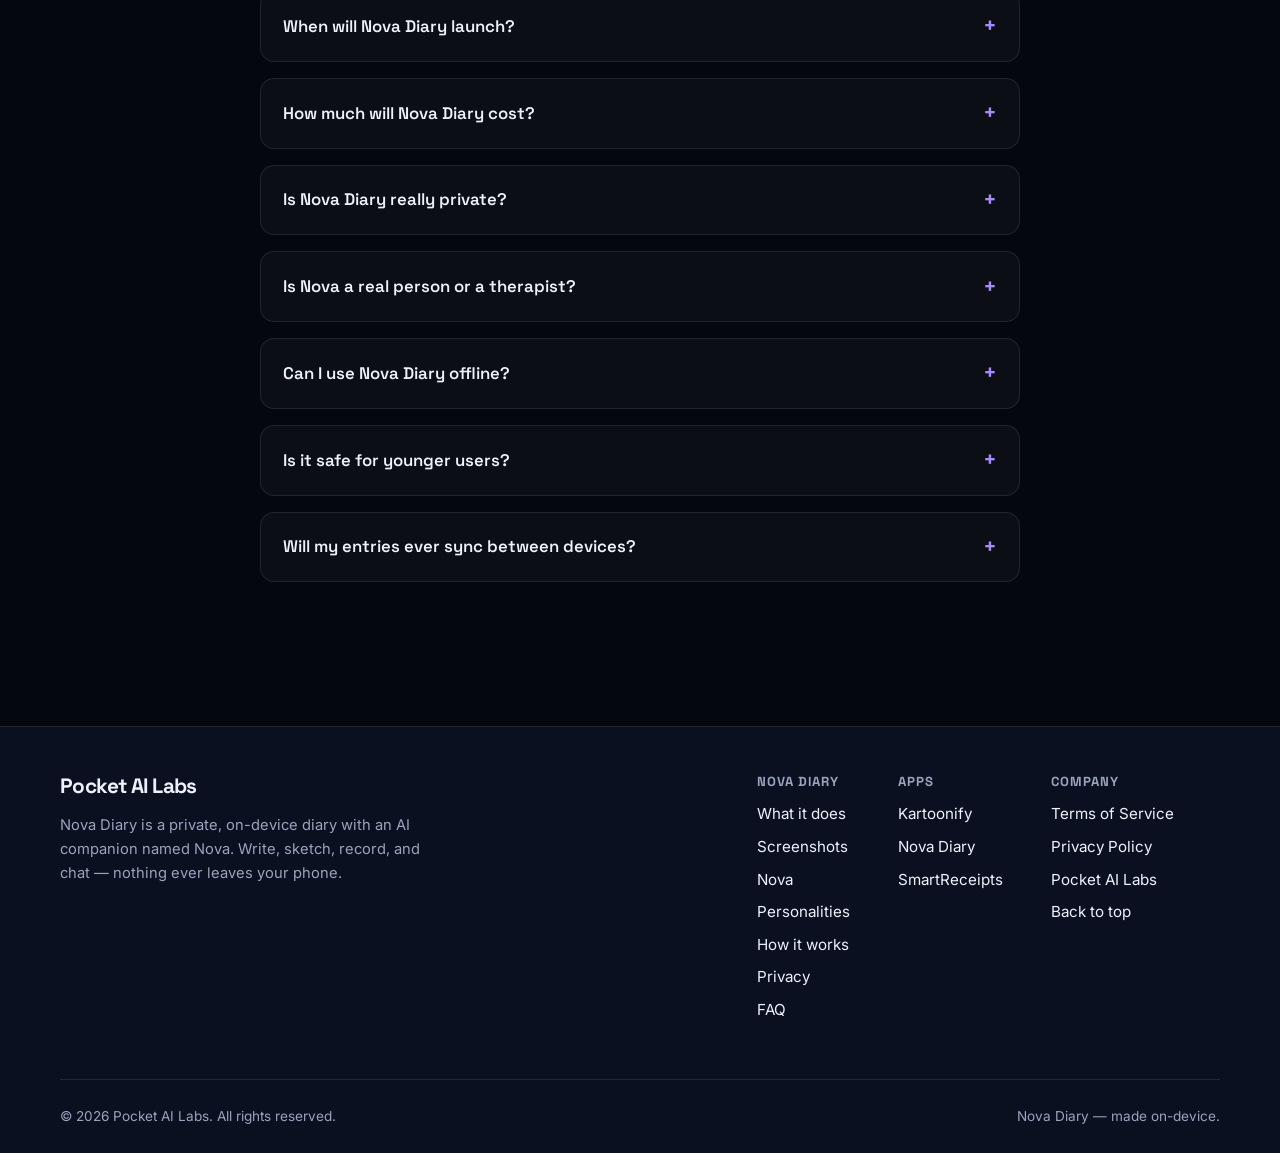
<file: nova_diary/nova-diary.html>
<!DOCTYPE html>
<html lang="en">
<head>
  <meta charset="UTF-8" />
  <meta name="viewport" content="width=device-width, initial-scale=1.0" />
  <meta name="description" content="Nova Diary — a private, child-friendly diary with an on-device AI companion named Nova. Write, attach photos and voice notes, chat with Nova. 100% on-device, no uploads, works offline." />
  <meta property="og:site_name" content="Pocket AI Labs" />
  <meta property="og:type" content="website" />
  <meta property="og:title" content="Nova Diary — Private On-Device Diary with an AI Companion" />
  <meta property="og:description" content="Nova Diary is a private diary with an on-device AI companion named Nova. Write, sketch, record — nothing ever leaves your phone." />
  <meta property="og:image" content="../assets/social/og-index.svg" />
  <meta name="twitter:card" content="summary_large_image" />
  <meta name="twitter:title" content="Nova Diary — Private On-Device Diary · Pocket AI Labs" />
  <meta name="twitter:description" content="Nova Diary is a private diary with an on-device AI companion named Nova. Nothing ever leaves your phone." />
  <meta name="twitter:image" content="../assets/social/og-index.svg" />
  <meta name="theme-color" content="#05070f" />
  <title>Nova Diary — Private On-Device Diary with an AI Companion · Pocket AI Labs</title>
  <link rel="icon" type="image/svg+xml" href="../assets/social/favicon.svg" />
  <link rel="apple-touch-icon" href="../assets/social/favicon.svg" />
  <link rel="preconnect" href="https://fonts.googleapis.com" />
  <link rel="preconnect" href="https://fonts.gstatic.com" crossorigin />
  <link href="https://fonts.googleapis.com/css2?family=Inter:wght@400;500;600;700&family=Space+Grotesk:wght@500;600;700;800&family=JetBrains+Mono:wght@400;500;600&display=swap" rel="stylesheet" />
  <link rel="stylesheet" href="nova-diary.css?v=4" />
</head>
<body id="top">
  <div class="ambient" aria-hidden="true"></div>
  <div class="ambient-grid" aria-hidden="true"></div>
  <div class="spotlight" id="spotlight" aria-hidden="true"></div>
  <header class="site-header">
    <div class="container header-inner">
      <a href="../index.html" class="brand" aria-label="Pocket AI Labs home">
        <span class="brand-mark" aria-hidden="true">
          <svg viewBox="0 0 64 64" width="28" height="28" fill="none">
            <path d="M23 52V12" stroke="url(#g)" stroke-width="5" stroke-linecap="round"/>
            <circle cx="35" cy="25" r="12.5" stroke="url(#g)" stroke-width="4" fill="none"/>
            <circle cx="35" cy="25" r="4.2" fill="url(#g)"/>
            <defs>
              <linearGradient id="g" x1="0" y1="0" x2="64" y2="64" gradientUnits="userSpaceOnUse">
                <stop stop-color="#8B5CF6"/><stop offset="1" stop-color="#22D3EE"/>
              </linearGradient>
            </defs>
          </svg>
        </span>
        <span class="brand-name">Pocket <b>AI</b> Labs</span>
      </a>

      <nav class="main-nav" id="mainNav" aria-label="Site">
        <a href="../index.html">Home</a>
        <a href="#features">What it does</a>
        <a href="#screenshots">Screenshots</a>
        <a href="#nova">Nova</a>
        <a href="#personalities">Personalities</a>
        <a href="#how">How it works</a>
        <a href="#privacy">Privacy</a>
        <a href="#faq">FAQ</a>
        <a href="../kartoonify/kartoonify.html">Kartoonify</a>
      </nav>

      <button class="nav-toggle" id="navToggle" aria-expanded="false" aria-controls="mainNav" aria-label="Toggle menu">
        <span></span><span></span><span></span>
      </button>
    </div>
  </header>

  <main>
    <!-- Hero -->
    <section class="hero">
      <div class="hero-glow" aria-hidden="true"></div>
      <div class="container hero-inner">
        <div class="hero-copy">
          <span class="pill"><span class="pill-dot" aria-hidden="true"></span> By Pocket AI Labs · On-device AI</span>
          <h1>Write your day. <span class="grad-text">Talk to Nova.</span></h1>
          <p class="lede">
            <strong>Nova Diary</strong> is a private, child-friendly diary with a warm AI companion.
            Write about your day, attach a photo or voice memo, and chat back with one of six
            curated companion voices &mdash; <b>all on your device</b>. Nothing is ever uploaded, and no account is needed.
          </p>
          <div class="hero-cta">
            <a href="#features" class="btn btn-primary">See what it does <span aria-hidden="true">&rarr;</span></a>
            <a href="#personalities" class="btn btn-ghost">Meet the companions</a>
          </div>
          <ul class="hero-points">
            <li><b>On-device</b><span>Nova runs locally</span></li>
            <li><b>No account</b><span>Just you</span></li>
            <li><b>Works offline</b><span>Anywhere, anytime</span></li>
          </ul>
        </div>

        <div class="hero-visual" id="preview" aria-label="Nova Diary preview">
          <figure class="shot-scene">
            <div class="shot-frame">
              <img src="assets/screenshots/timeline-ios.png" alt="The Nova Diary timeline: a prompt from Nova, a mood picker, and the month calendar" width="1206" height="2622" fetchpriority="high" />
            </div>
          </figure>
        </div>
      </div>
    </section>

    <!-- What Nova Diary can do -->
    <section class="session" id="features">
      <div class="container">
        <div class="section-head">
          <span class="kicker">What Nova Diary can do</span>
          <h2>A diary as open as your imagination.</h2>
          <p class="section-sub">Write, draw, attach, and record &mdash; mix everything into one private journal that lives only on your device.</p>
        </div>
        <div class="feature-grid">
          <article class="feature-card reveal">
            <span class="feature-emoji" aria-hidden="true">&#128221;</span>
            <h3>Write your story</h3>
            <p>Freeform journaling with no pressure. Jot a line, a page, or a whole day &mdash; Nova Diary keeps it all private.</p>
          </article>
          <article class="feature-card reveal">
            <span class="feature-emoji" aria-hidden="true">&#128247;</span>
            <h3>Attach photos &amp; drawings</h3>
            <p>Snag a snap, pull one from your gallery, or draw your own. Attachments stay put inside the app &mdash; nowhere else.</p>
          </article>
          <article class="feature-card reveal">
            <span class="feature-emoji" aria-hidden="true">&#127908;</span>
            <h3>Voice notes</h3>
            <p>Record how your day felt instead of typing it. Voice memos become part of your entry, on-device only.</p>
          </article>
          <article class="feature-card reveal">
            <span class="feature-emoji" aria-hidden="true">&#128426;</span>
            <h3>Chat with Nova</h3>
            <p>Nova is your friendly diary companion. Tell it what's on your mind, and it responds right there on your phone.</p>
          </article>
          <article class="feature-card reveal">
            <span class="feature-emoji" aria-hidden="true">&#128274;</span>
            <h3>Locked away safely</h3>
            <p>Protect your diary with a passcode or Face ID. Your entries stay locked and on your device, always.</p>
          </article>
          <article class="feature-card reveal">
            <span class="feature-emoji" aria-hidden="true">&#128266;</span>
            <h3>Search your diary</h3>
            <p>Find that perfect memory quickly with on-device search. Nothing is indexed anywhere but the app.</p>
          </article>
        </div>
      </div>
    </section>

    <!-- Screenshots -->
    <section class="session dark" id="screenshots">
      <div class="container">
        <div class="section-head">
          <span class="kicker">A peek inside</span>
          <h2>See Nova Diary in action.</h2>
          <p class="section-sub">A few real screens from the app &mdash; everything you see here runs on your device.</p>
        </div>
        <div class="shot-grid">
          <figure class="shot">
            <div class="shot-frame">
              <img src="assets/screenshots/lock-ios.png" alt="The lock screen with Face and Touch ID unlock and a passcode" width="1206" height="2622" loading="lazy" />
            </div>
            <figcaption>Yours alone</figcaption>
          </figure>
          <figure class="shot">
            <div class="shot-frame">
              <img src="assets/screenshots/new-entry.png" alt="Writing a new diary entry with text, a mood, and an attached photo" width="1272" height="2772" loading="lazy" />
            </div>
            <figcaption>Write your day</figcaption>
          </figure>
          <figure class="shot">
            <div class="shot-frame">
              <img src="assets/screenshots/nova-chat.png" alt="Chatting with Nova, who replies to a drawing you shared and asks a follow-up question" width="1272" height="2772" loading="lazy" />
            </div>
            <figcaption>Chat with Nova</figcaption>
          </figure>
          <figure class="shot">
            <div class="shot-frame">
              <img src="assets/screenshots/vault.png" alt="The vault: your privacy promise, profile, and lock safeguards" width="1272" height="2772" loading="lazy" />
            </div>
            <figcaption>Locked away safely</figcaption>
          </figure>
        </div>
      </div>
    </section>

    <!-- Nova companion -->
    <section class="session dark" id="nova">
      <div class="container">
        <div class="companion-grid">
          <div class="companion-copy reveal">
            <span class="kicker">Meet Nova</span>
            <h2>An AI companion that never leaves your phone.</h2>
            <p class="section-sub">
              <b>Nova</b> is your friendly diary buddy. It never judges, never stores anything,
              and never goes online. It lives entirely on your device &mdash; so every conversation
              stays between you and your phone.
            </p>
            <ul class="companion-list">
              <li><span class="tick" aria-hidden="true">&#9989;</span><span><b>Runs locally</b> &mdash; Nova uses an on-device AI model, so nothing you write ever leaves your phone.</span></li>
              <li><span class="tick" aria-hidden="true">&#9989;</span><span><b>Friendly &amp; kind</b> &mdash; built to be warm and encouraging, in a way that's right for younger users.</span></li>
              <li><span class="tick" aria-hidden="true">&#9989;</span><span><b>Keeps working</b> &mdash; chat with Nova even when there's no signal &mdash; it's all local.</span></li>
              <li><span class="tick" aria-hidden="true">&#9989;</span><span><b>Never a therapist</b> &mdash; Nova is a companion, not medical advice. If things ever feel heavy, Nova points you toward trusted people.</span></li>
            </ul>
            <a href="#personalities" class="btn btn-ghost btn-sm">Meet the six companions <span aria-hidden="true">&rarr;</span></a>
          </div>
          <div class="hero-visual reveal" aria-label="Chat with Nova">
            <figure class="shot-scene">
              <div class="shot-frame">
                <img src="assets/screenshots/nova-chat.png" alt="Nova replying to a drawing shared in the diary, with a follow-up prompt" width="1272" height="2772" loading="lazy" />
              </div>
            </figure>
          </div>
        </div>
      </div>
    </section>

    <!-- Companion personalities -->
    <section class="session" id="personalities">
      <div class="container">
        <div class="section-head">
          <span class="kicker">Six companions</span>
          <h2>Pick the voice that fits your mood.</h2>
          <p class="section-sub">
            Nova Diary ships with six curated companion personalities &mdash; each with its own tone,
            color, and voice tint. Swap anytime. The safety rules stay the same under every one.
          </p>
        </div>
        <div class="persona-grid">
          <article class="persona-card reveal" style="--pc:#8A6FE8; --pc-bubble:#EFE9FD;">
            <div class="persona-top">
              <span class="persona-avatar" aria-hidden="true">&#10024;</span>
              <div class="persona-id">
                <h3>Nova</h3>
                <span class="persona-tag">Default &bull; Sisterly</span>
              </div>
              <span class="persona-badge free">Free</span>
            </div>
            <p class="persona-vibe">Warm big-sister energy</p>
            <p class="persona-desc">Warm older-sister friend. Balanced, reassuring &amp; gentle.</p>
            <blockquote class="persona-sample">
              <span class="persona-sample-label">Sample reply</span>
              &ldquo;I love that drawing! Let&rsquo;s write down what Biscuit dreamed about.&rdquo;
            </blockquote>
            <div class="persona-foot">
              <span class="persona-voice">PITCH &plusmn;0.00</span>
              <span class="persona-hint">Tell Nova anything&hellip;</span>
            </div>
          </article>
          <article class="persona-card reveal" style="--pc:#F89B88; --pc-bubble:#FFE9E2;">
            <div class="persona-top">
              <span class="persona-avatar" aria-hidden="true">&#9889;</span>
              <div class="persona-id">
                <h3>Spark</h3>
                <span class="persona-tag">Upbeat &amp; Hyped</span>
              </div>
              <span class="persona-badge premium">Premium</span>
            </div>
            <p class="persona-vibe">Cheers for your little wins</p>
            <p class="persona-desc">Energetic cheerleader! Always thrilled by your little wins &amp; doodles.</p>
            <blockquote class="persona-sample">
              <span class="persona-sample-label">Sample reply</span>
              &ldquo;OMG you did a whole cartwheel?! That&rsquo;s HUGE! Tell me everything!&rdquo;
            </blockquote>
            <div class="persona-foot">
              <span class="persona-voice">PITCH +0.15</span>
              <span class="persona-hint">Tell me your wins, big or small&hellip;</span>
            </div>
          </article>
          <article class="persona-card reveal" style="--pc:#FAD368; --pc-bubble:#FFF6D6;">
            <div class="persona-top">
              <span class="persona-avatar" aria-hidden="true">&#127807;</span>
              <div class="persona-id">
                <h3>Willow</h3>
                <span class="persona-tag">Cozy &amp; Zen</span>
              </div>
              <span class="persona-badge premium">Premium</span>
            </div>
            <p class="persona-vibe">Soft and slow, for heavy days</p>
            <p class="persona-desc">Calm, soothing &amp; mindful. For quiet, anxious, or tender days. Speaks softly.</p>
            <blockquote class="persona-sample">
              <span class="persona-sample-label">Sample reply</span>
              &ldquo;Take a deep breath with me... you&rsquo;re safe here, take your time.&rdquo;
            </blockquote>
            <div class="persona-foot">
              <span class="persona-voice">PITCH &minus;0.10</span>
              <span class="persona-hint">Share whatever&rsquo;s on your heart&hellip;</span>
            </div>
          </article>
          <article class="persona-card reveal" style="--pc:#9FDCB0; --pc-bubble:#E7F6EC;">
            <div class="persona-top">
              <span class="persona-avatar" aria-hidden="true">&#128516;</span>
              <div class="persona-id">
                <h3>Pip</h3>
                <span class="persona-tag">Fun &amp; Playful</span>
              </div>
              <span class="persona-badge premium">Premium</span>
            </div>
            <p class="persona-vibe">Silly, playful, loves doodles</p>
            <p class="persona-desc">Playful &amp; silly! Loves fun games, funny doodle challenges &amp; riddle sparks.</p>
            <blockquote class="persona-sample">
              <span class="persona-sample-label">Sample reply</span>
              &ldquo;Quick! Draw a pancake wearing sunglasses before the timer runs out!&rdquo;
            </blockquote>
            <div class="persona-foot">
              <span class="persona-voice">PITCH +0.20</span>
              <span class="persona-hint">Tell me something silly&hellip;</span>
            </div>
          </article>
          <article class="persona-card reveal" style="--pc:#A7B8F0; --pc-bubble:#ECF0FC;">
            <div class="persona-top">
              <span class="persona-avatar" aria-hidden="true">&#127769;</span>
              <div class="persona-id">
                <h3>Luna</h3>
                <span class="persona-tag">Creative &amp; Poetic</span>
              </div>
              <span class="persona-badge premium">Premium</span>
            </div>
            <p class="persona-vibe">Dreamy, poetic, full of stories</p>
            <p class="persona-desc">Dreamy, poetic &amp; deeply imaginative. Finds wonder in stars, bedtime stories &amp; dreams.</p>
            <blockquote class="persona-sample">
              <span class="persona-sample-label">Sample reply</span>
              &ldquo;The moonlight looks like silver spilled across your pillow tonight...&rdquo;
            </blockquote>
            <div class="persona-foot">
              <span class="persona-voice">PITCH &minus;0.05</span>
              <span class="persona-hint">Share your dreams and stories&hellip;</span>
            </div>
          </article>
          <article class="persona-card reveal" style="--pc:#F6A76C; --pc-bubble:#FDEFE0;">
            <div class="persona-top">
              <span class="persona-avatar" aria-hidden="true">&#129517;</span>
              <div class="persona-id">
                <h3>Comet</h3>
                <span class="persona-tag">Adventurous</span>
              </div>
              <span class="persona-badge premium">Premium</span>
            </div>
            <p class="persona-vibe">Bold, curious, up for adventure</p>
            <p class="persona-desc">Bold, brave &amp; curious explorer! Sparks adventures &amp; cheers you to try new things.</p>
            <blockquote class="persona-sample">
              <span class="persona-sample-label">Sample reply</span>
              &ldquo;You raised your hand in class today?! Whoa, courage level unlocked!&rdquo;
            </blockquote>
            <div class="persona-foot">
              <span class="persona-voice">PITCH +0.10</span>
              <span class="persona-hint">Tell me about your adventures&hellip;</span>
            </div>
          </article>
        </div>

        <div class="persona-rules reveal">
          <div class="persona-rules-head">
            <span class="kicker">Shared under every voice</span>
            <h3>Six voices. One safety net.</h3>
          </div>
          <ul class="persona-rules-grid">
            <li><b>Safety covenant</b><span>Identical for all six &mdash; honest about being an AI, never a therapist, gently points to trusted grown-ups when things get heavy.</span></li>
            <li><b>Constructive friction</b><span>Hears her first, never agrees with harmful ideas just to be nice &mdash; and drops when she backs it off.</span></li>
            <li><b>Style rules</b><span>Simple words, short 2&ndash;4 sentence replies, no re-greeting, no repeating herself.</span></li>
            <li><b>Story mode</b><span>Turn a shared day into a story &mdash; the companion writes the next paragraph. Safety still applies.</span></li>
            <li><b>Voice tones</b><span>Gentle &middot; Cheerful &middot; Calm, plus a small per-persona pitch tint.</span></li>
            <li><b>Premium voices</b><span>Nova is the sole free companion &mdash; Spark, Willow, Pip, Luna and Comet are premium.</span></li>
          </ul>
        </div>
      </div>
    </section>

    <!-- How it works -->
    <section class="session" id="how">
      <div class="container">
        <div class="section-head">
          <span class="kicker">How it works</span>
          <h2>Start journaling in a few taps.</h2>
        </div>
        <ol class="steps">
          <li class="step reveal">
            <span class="step-n">01</span>
            <div>
              <h3>Open your diary</h3>
              <p>Unlock with a passcode or your device's Face ID. Fresh entries appear, ready for whatever you want to add.</p>
            </div>
          </li>
          <li class="step reveal">
            <span class="step-n">02</span>
            <div>
              <h3>Add your day</h3>
              <p>Type, draw, or record. Snap a photo or attach one from your gallery &mdash; mix as many as you like into a single entry.</p>
            </div>
          </li>
          <li class="step reveal">
            <span class="step-n">03</span>
            <div>
              <h3>Chat with Nova</h3>
              <p>Want to reflect out loud? Nova is there to listen and respond, entirely on your device &mdash; no uploads, no accounts.</p>
            </div>
          </li>
          <li class="step reveal">
            <span class="step-n">04</span>
            <div>
              <h3>Keep it yours</h3>
              <p>Every entry stays locked on your phone. No cloud, no sync, no server &mdash; your diary is truly yours.</p>
            </div>
          </li>
        </ol>
      </div>
    </section>

    <!-- Privacy -->
    <section class="session privacy" id="privacy">
      <div class="container privacy-inner">
        <div class="privacy-ico" aria-hidden="true">&#128274;</div>
        <div>
          <span class="kicker">Private by design</span>
          <h2>Your words stay yours.</h2>
          <p>
            Nova Diary was built around one rule: <em>everything happens on your device.</em>
            Everything you write, record, or attach stays on your phone &mdash; nothing is uploaded unless
            you choose to share it. There's no account, no cloud, and no server to read your diary.
            <a href="privacy.html">Read our Privacy Policy</a>.
          </p>
        </div>
      </div>
    </section>

    <!-- FAQ -->
    <section class="session faq" id="faq">
      <div class="container narrow">
        <div class="section-head">
          <span class="kicker">FAQ</span>
          <h2>Questions, answered</h2>
        </div>
        <div class="faq-list">
          <details class="faq-item">
            <summary>Can I switch companions?</summary>
            <p>Yes &mdash; pick any companion at any time, and Nova Diary remembers your choice. Nova is the free companion; Spark, Willow, Pip, Luna and Comet are premium. Every companion follows the same safety rules.</p>
          </details>
          <details class="faq-item">
            <summary>When will Nova Diary launch?</summary>
            <p>Nova Diary is in development and not yet available on the app stores. We'll share updates here the moment it's ready to download for iOS and Android.</p>
          </details>
          <details class="faq-item">
            <summary>How much will Nova Diary cost?</summary>
            <p>Details aren't final yet, but Nova Diary follows the Pocket AI Labs promise: no accounts and no data to sell. A free tier is expected to lead the way, with an optional premium upgrade that unlocks every companion but Nova. We'll confirm pricing when it launches.</p>
          </details>
          <details class="faq-item">
            <summary>Is Nova Diary really private?</summary>
            <p>Yes. Everything you write, draw, or record stays on your device. Nova runs an on-device AI model, so your content never leaves the phone, and there's no account or cloud to store it. Nothing is ever uploaded unless you choose to share an entry yourself.</p>
          </details>
          <details class="faq-item">
            <summary>Is Nova a real person or a therapist?</summary>
            <p>Nova is an AI companion built to be warm, friendly, and encouraging &mdash; not a person, and certainly not a therapist, doctor, or counselor. It won't give medical or professional advice. If things ever feel heavy, Nova gently points you toward a trusted adult or a crisis helpline.</p>
          </details>
          <details class="faq-item">
            <summary>Can I use Nova Diary offline?</summary>
            <p>Absolutely. Nova Diary works fully offline. Everything &mdash; including Nova &mdash; runs on your device, so you can journal anywhere, anytime, with no signal required.</p>
          </details>
          <details class="faq-item">
            <summary>Is it safe for younger users?</summary>
            <p>Nova Diary is designed to be child-friendly, with kind and supportive AI responses and a safe, on-device companion. But it's always worth parents and guardians staying involved. A premium tier is expected to add optional parent controls and local alerts.</p>
          </details>
          <details class="faq-item">
            <summary>Will my entries ever sync between devices?</summary>
            <p>Not by default. Nova Diary keeps your diary on-device by design &mdash; there's no cloud, so your entries stay only where you wrote them. If cross-device sync ever ships, it will be opt-in and built to be private.</p>
          </details>
        </div>
      </div>
    </section>
  </main>

  <footer class="site-footer">
    <div class="container footer-inner">
      <div class="footer-brand">
        <a href="../index.html" class="brand-name">Pocket <b>AI</b> Labs</a>
        <p>Nova Diary is a private, on-device diary with an AI companion named Nova. Write, sketch, record, and chat &mdash; nothing ever leaves your phone.</p>
      </div>
      <nav class="footer-nav" aria-label="Footer">
        <div>
          <h4>Nova Diary</h4>
          <a href="#features">What it does</a>
          <a href="#screenshots">Screenshots</a>
          <a href="#nova">Nova</a>
          <a href="#personalities">Personalities</a>
          <a href="#how">How it works</a>
          <a href="#privacy">Privacy</a>
          <a href="#faq">FAQ</a>
        </div>
        <div>
          <h4>Apps</h4>
          <a href="../kartoonify/kartoonify.html">Kartoonify</a>
          <a href="nova-diary.html">Nova Diary</a>
          <a href="../smartreceipts.html">SmartReceipts</a>
        </div>
        <div>
          <h4>Company</h4>
          <a href="terms.html">Terms of Service</a>
          <a href="privacy.html">Privacy Policy</a>
          <a href="../index.html">Pocket AI Labs</a>
          <a href="#top">Back to top</a>
        </div>
      </nav>
    </div>
    <div class="container footer-bottom">
      <p>&copy; <span id="year"></span> Pocket AI Labs. All rights reserved.</p>
      <p class="footer-note">Nova Diary &mdash; made on-device.</p>
    </div>
  </footer>

  <script src="js/main.js?v=4"></script>
</body>
</html>
</file>
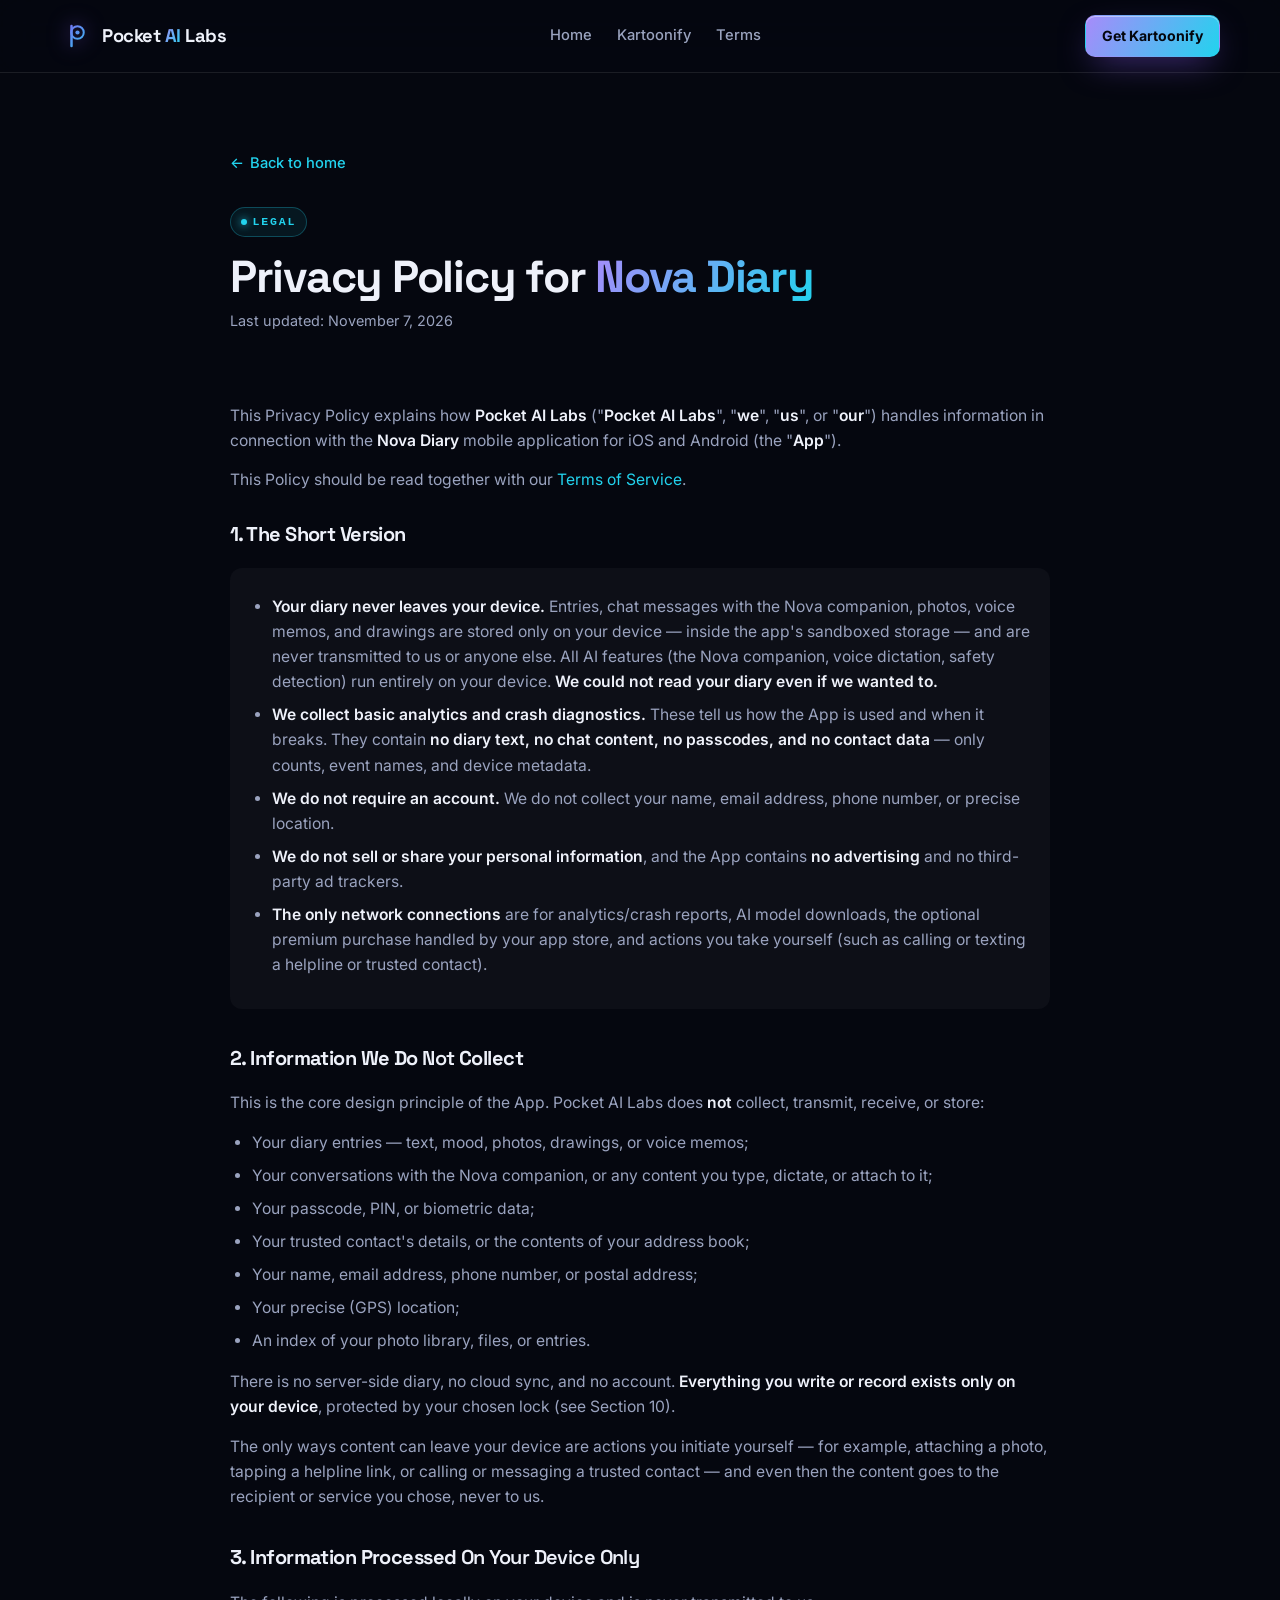
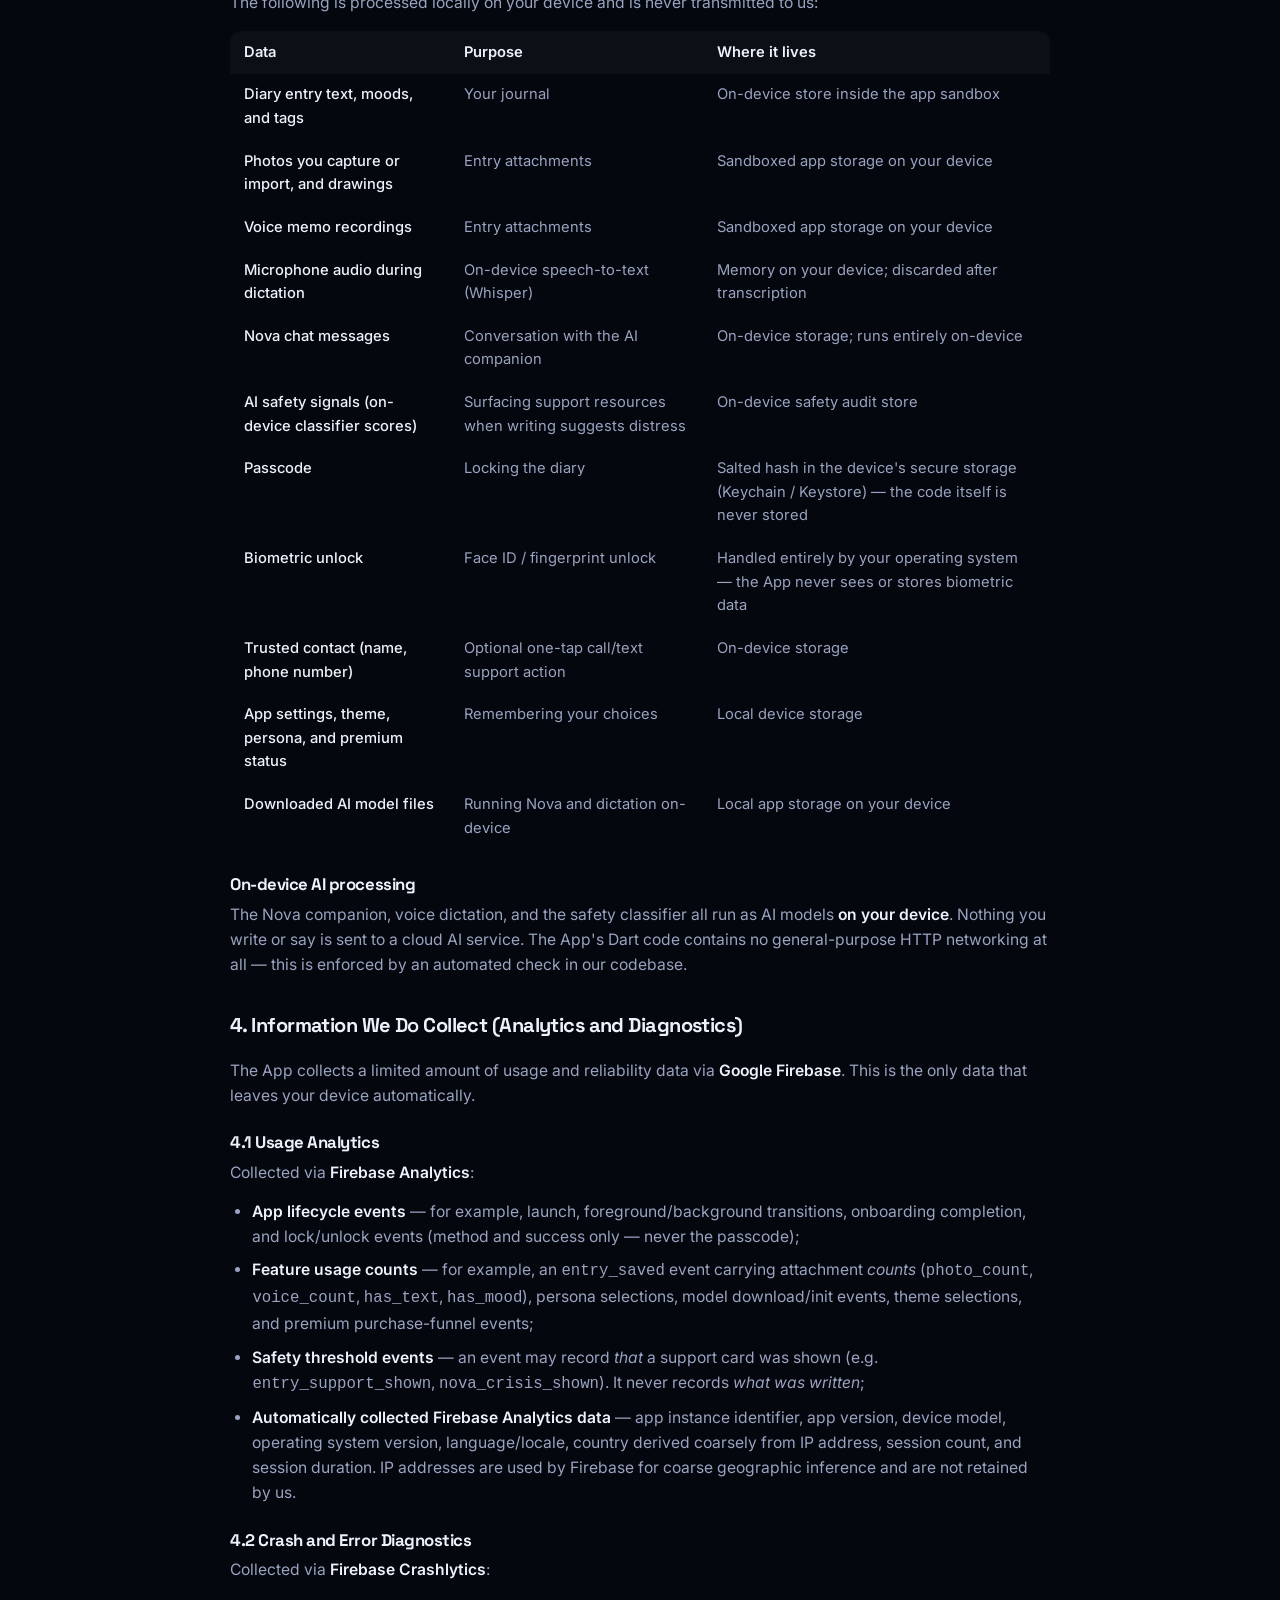
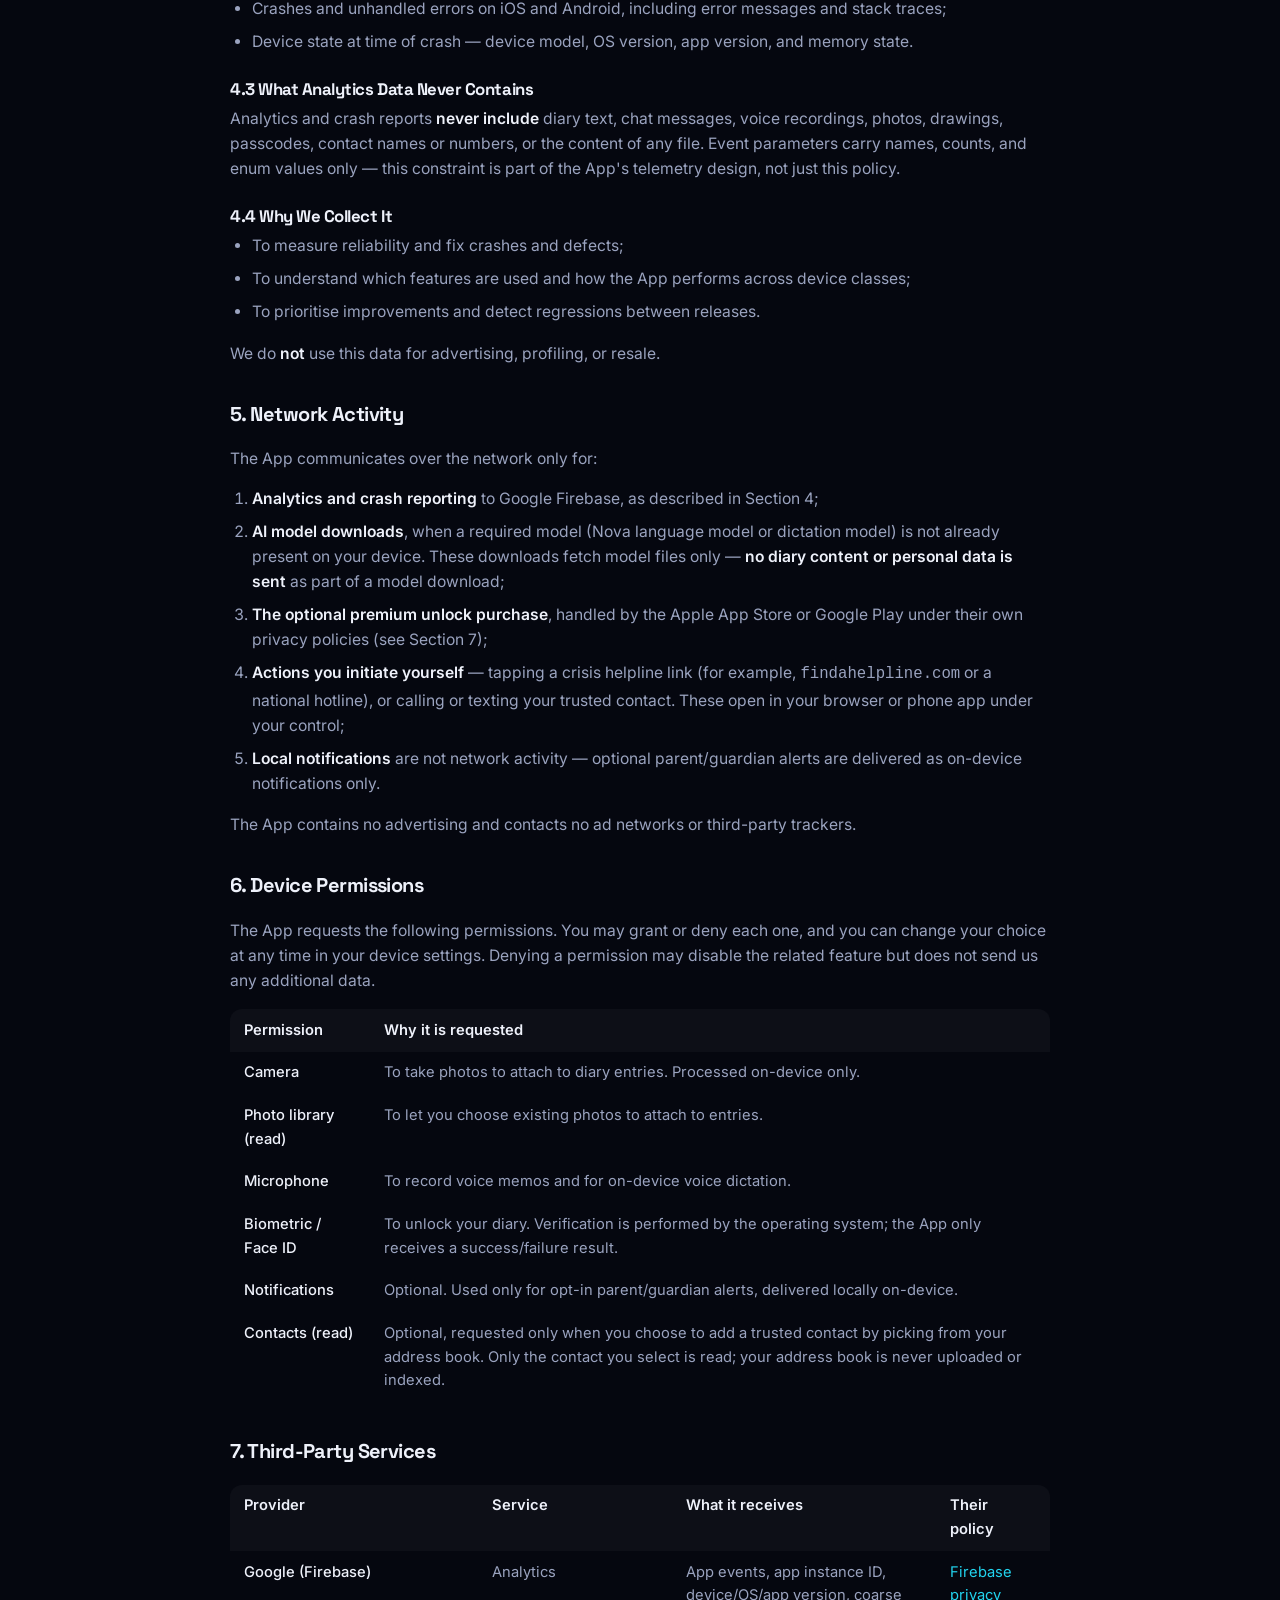
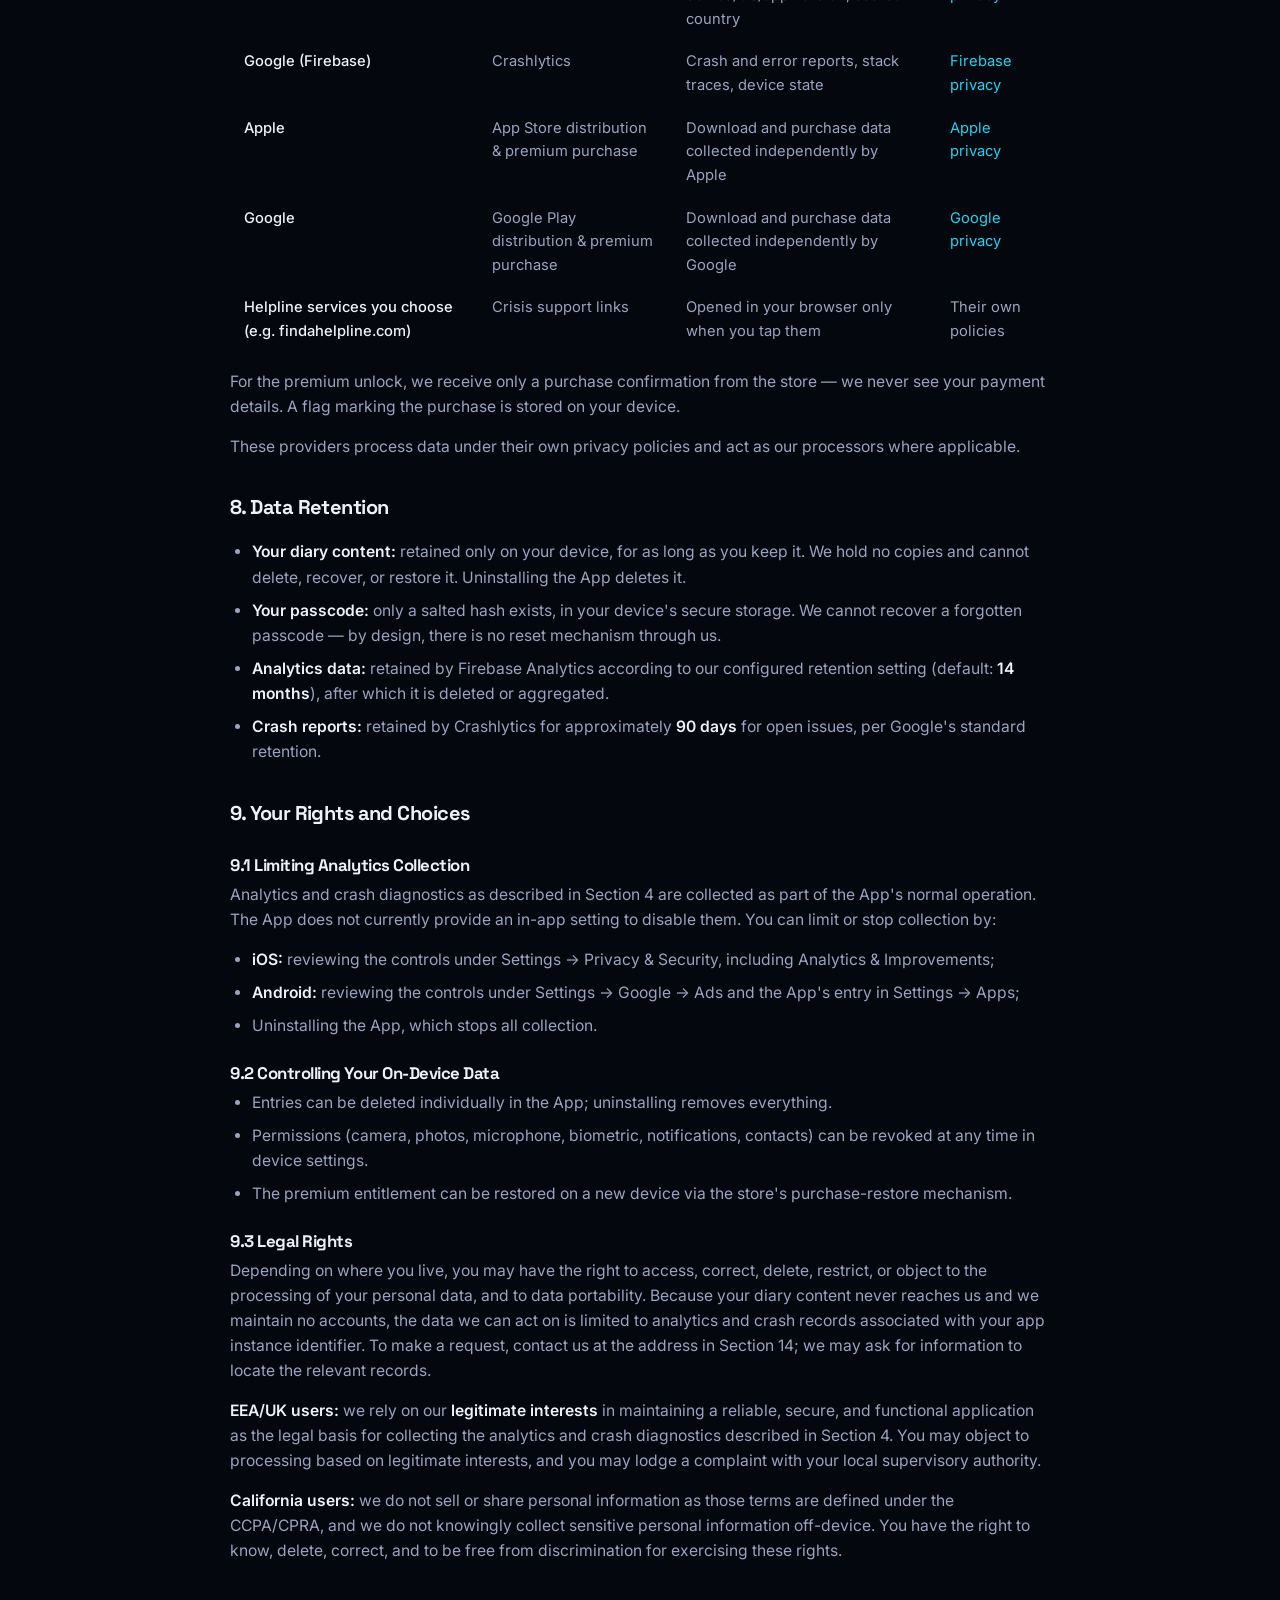
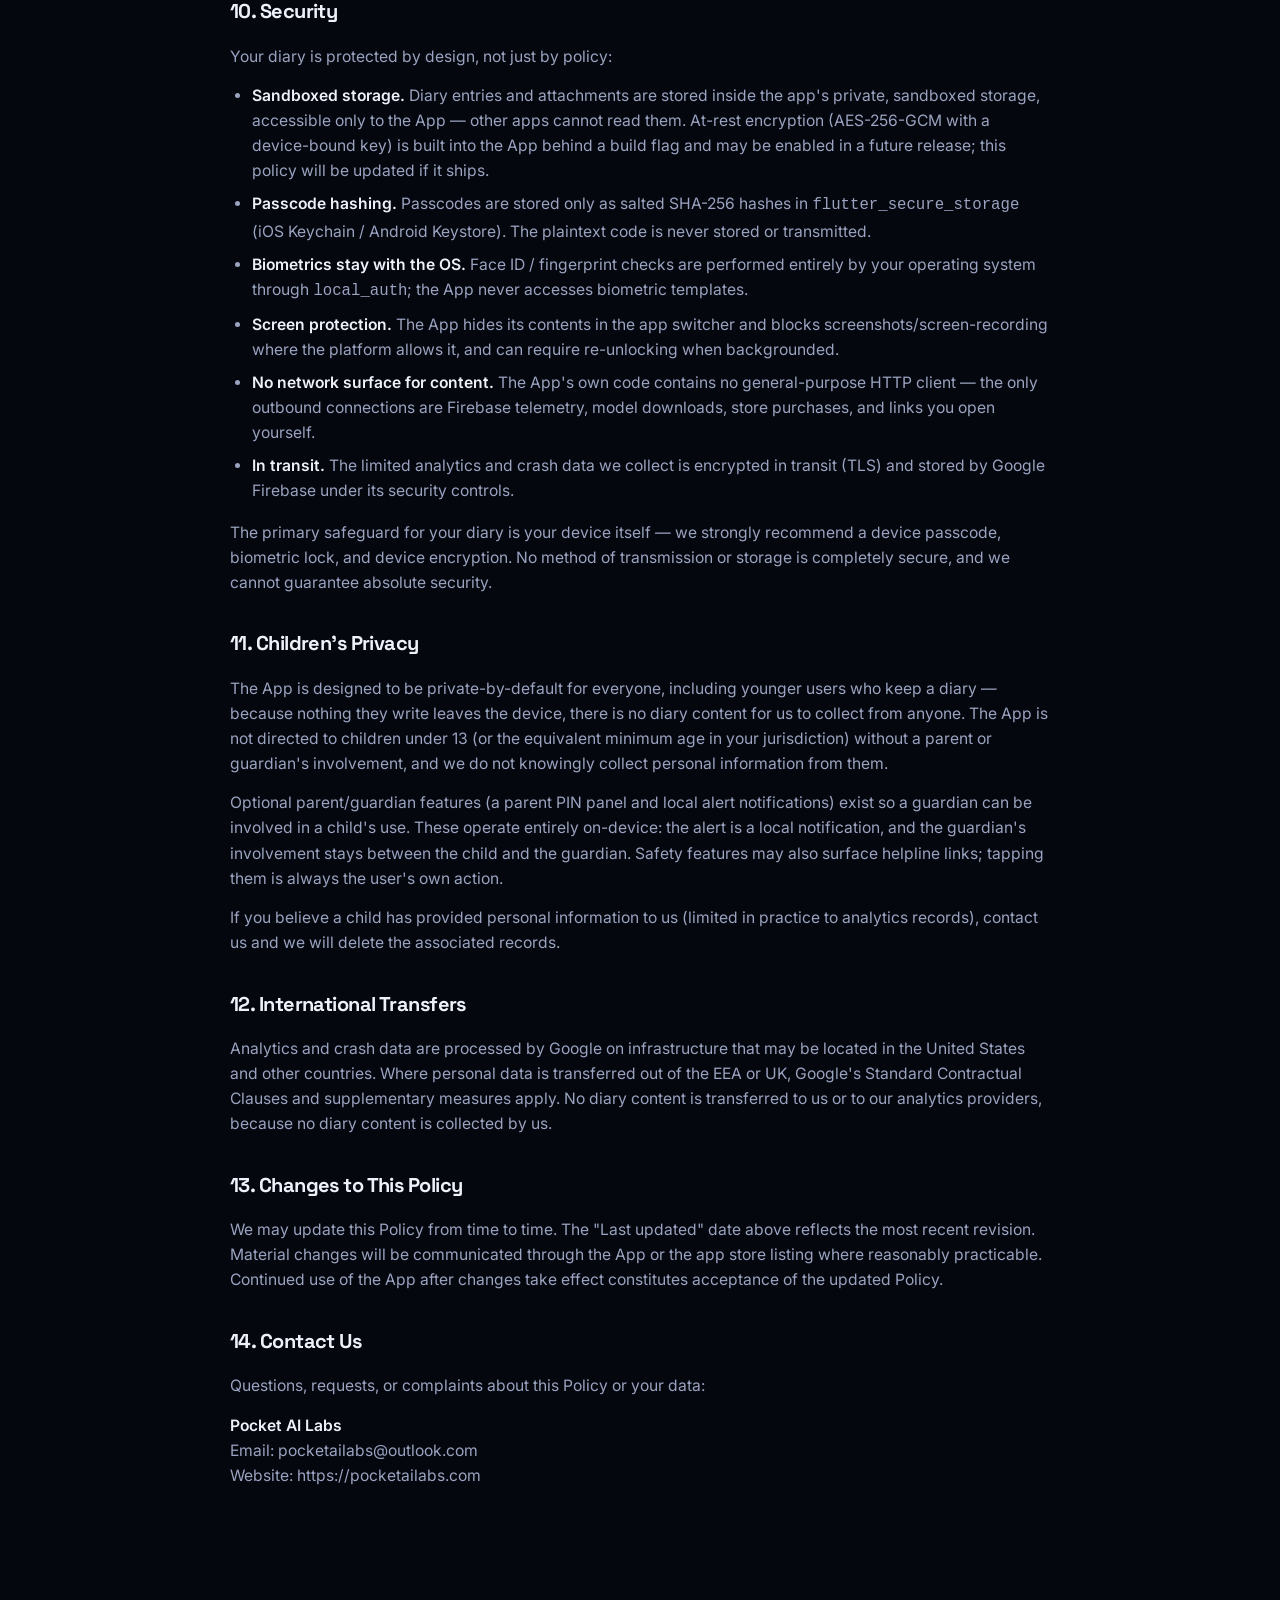
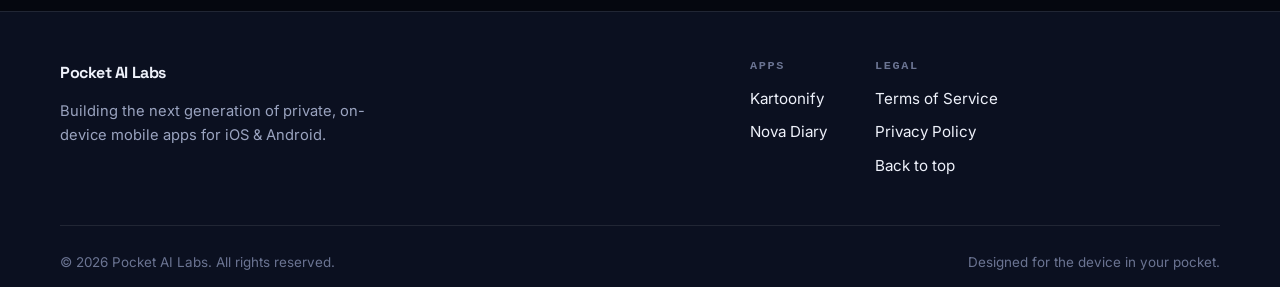
<file: nova_diary/privacy.html>
<!DOCTYPE html>
<html lang="en">
<head>
  <meta charset="UTF-8" />
  <meta name="viewport" content="width=device-width, initial-scale=1.0" />
  <meta name="description" content="Privacy Policy for Nova Diary, the private on-device AI diary app by Pocket AI Labs." />
  <meta property="og:site_name" content="Pocket AI Labs" />
  <meta property="og:type" content="website" />
  <meta property="og:title" content="Privacy Policy · Nova Diary — Pocket AI Labs" />
  <meta property="og:description" content="Privacy Policy for Nova Diary and Pocket AI Labs." />
  <meta property="og:image" content="../assets/social/og-index.svg" />
  <meta name="twitter:card" content="summary_large_image" />
  <meta name="twitter:title" content="Privacy Policy · Nova Diary — Pocket AI Labs" />
  <meta name="twitter:description" content="Privacy Policy for Nova Diary and Pocket AI Labs." />
  <meta name="twitter:image" content="../assets/social/og-index.svg" />
  <meta name="theme-color" content="#0b1021" />
    <title>Privacy Policy · Nova Diary — Pocket AI Labs</title>
  <link rel="icon" type="image/svg+xml" href="../assets/social/favicon.svg" />
  <link rel="apple-touch-icon" href="../assets/social/favicon.svg" />
  <link rel="preconnect" href="https://fonts.googleapis.com" />
  <link rel="preconnect" href="https://fonts.gstatic.com" crossorigin />
  <link href="https://fonts.googleapis.com/css2?family=Inter:wght@400;500;600;700&family=Space+Grotesk:wght@500;600;700&display=swap" rel="stylesheet" />
  <link rel="stylesheet" href="../css/styles.css" />
  <style>
    /* Privacy Policy — additive styles over the shared dark theme */
    .pp { padding: clamp(2.5rem, 6vw, 5rem) 0; }
    .pp-inner { max-width: 820px; }
    .pp .pp-head { margin-bottom: 2rem; padding-bottom: 1.5rem; border-bottom: 1px solid var(--border); }
    .pp .pp-head h1 { font-size: clamp(1.9rem, 4.5vw, 2.8rem); margin-bottom: 0.5rem; }
    .pp .pp-head .pp-app { background: var(--grad); -webkit-background-clip: text; background-clip: text; color: transparent; }
    .pp .pp-meta { color: var(--text-dim); font-size: 0.9rem; }
    .pp .kicker { margin-bottom: 1rem; }
    .pp h2 {
      font-size: 1.25rem; margin: 2.4rem 0 0.9rem; padding-bottom: 0.4rem;
      border-bottom: 1px solid var(--border); color: var(--text);
    }
    .pp h2:first-of-type { margin-top: 2rem; }
    .pp h3 { font-size: 1.05rem; margin: 1.6rem 0 0.5rem; color: var(--text); }
    .pp p { color: var(--text-dim); margin-bottom: 0.9rem; font-size: 0.98rem; }
    .pp ul { margin: 0 0 1rem 1.4rem; color: var(--text-dim); }
    .pp ol { margin: 0 0 1rem 1.4rem; color: var(--text-dim); }
    .pp li { margin-bottom: 0.5rem; font-size: 0.98rem; }
    .pp li ul, .pp li ol { margin-top: 0.5rem; }
    .pp strong { color: var(--text); font-weight: 600; }
    .pp .plain-highlight {
      background: var(--surface); border: 1px solid var(--border);
      border-radius: 12px; padding: 1rem 1.2rem; margin: 1rem 0;
    }
    .pp .plain-highlight ul { margin-top: 0.6rem; }
    .pp a { color: var(--cyan); }
    .pp a:hover { text-decoration: underline; }
    .pp-back {
      display: inline-flex; align-items: center; gap: 0.4em; margin-bottom: 2rem;
      color: var(--cyan); font-weight: 500; font-size: 0.92rem;
    }
    .pp-back:hover { text-decoration: underline; }
    .pp-table {
      width: 100%; border-collapse: collapse; margin: 1rem 0;
      border: 1px solid var(--border); border-radius: 12px; overflow: hidden;
    }
    .pp-table th, .pp-table td { padding: 0.6rem 0.9rem; text-align: left; font-size: 0.92rem; border-bottom: 1px solid var(--border); color: var(--text-dim); vertical-align: top; }
    .pp-table th { background: var(--surface); color: var(--text); font-weight: 600; }
    .pp-table tr:last-child td { border-bottom: none; }
    .pp-table td:first-child { color: var(--text); font-weight: 500; }
    @media (max-width: 640px) {
      .pp-table { display: block; overflow-x: auto; white-space: nowrap; }
    }
  </style>
</head>
<body>
  <header class="site-header" id="top">
    <div class="container header-inner">
      <a href="../index.html" class="brand" aria-label="Pocket AI Labs home">
        <span class="brand-mark" aria-hidden="true">
          <svg viewBox="0 0 64 64" width="32" height="32" fill="none">
            <path d="M23 52V12" stroke="url(#g)" stroke-width="5" stroke-linecap="round"/>
            <circle cx="35" cy="25" r="12.5" stroke="url(#g)" stroke-width="4" fill="none"/>
            <circle cx="35" cy="25" r="4.2" fill="url(#g)"/>
            <defs>
              <linearGradient id="g" x1="0" y1="0" x2="64" y2="64" gradientUnits="userSpaceOnUse">
                <stop stop-color="#8b5cf6"/><stop offset="1" stop-color="#22d3ee"/>
              </linearGradient>
            </defs>
          </svg>
        </span>
        <span class="brand-name">Pocket <b>AI</b> Labs</span>
      </a>

      <nav class="main-nav" id="mainNav" aria-label="Primary">
        <a href="../index.html">Home</a>
        <a href="../kartoonify/kartoonify.html">Kartoonify</a>
        <a href="terms.html">Terms</a>
      </nav>

      <a href="../kartoonify/kartoonify.html" class="btn btn-sm btn-primary">Get Kartoonify</a>

      <button class="nav-toggle" id="navToggle" aria-expanded="false" aria-controls="mainNav" aria-label="Toggle menu">
        <span></span><span></span><span></span>
      </button>
    </div>
  </header>

  <main>
    <section class="pp">
      <div class="container pp-inner">
        <a href="../index.html" class="pp-back"><span aria-hidden="true">&larr;</span> Back to home</a>

        <div class="pp-head">
          <span class="kicker">Legal</span>
          <h1>Privacy Policy for <span class="pp-app">Nova Diary</span></h1>
          <p class="pp-meta">Last updated: November 7, 2026</p>
        </div>

        <p>This Privacy Policy explains how <strong>Pocket AI Labs</strong> ("<strong>Pocket AI Labs</strong>", "<strong>we</strong>", "<strong>us</strong>", or "<strong>our</strong>") handles information in connection with the <strong>Nova Diary</strong> mobile application for iOS and Android (the "<strong>App</strong>").</p>

        <p>This Policy should be read together with our <a href="terms.html">Terms of Service</a>.</p>

        <h2>1. The Short Version</h2>
        <div class="plain-highlight">
          <ul>
            <li><strong>Your diary never leaves your device.</strong> Entries, chat messages with the Nova companion, photos, voice memos, and drawings are stored only on your device &mdash; inside the app's sandboxed storage &mdash; and are never transmitted to us or anyone else. All AI features (the Nova companion, voice dictation, safety detection) run entirely on your device. <strong>We could not read your diary even if we wanted to.</strong></li>
            <li><strong>We collect basic analytics and crash diagnostics.</strong> These tell us how the App is used and when it breaks. They contain <strong>no diary text, no chat content, no passcodes, and no contact data</strong> &mdash; only counts, event names, and device metadata.</li>
            <li><strong>We do not require an account.</strong> We do not collect your name, email address, phone number, or precise location.</li>
            <li><strong>We do not sell or share your personal information</strong>, and the App contains <strong>no advertising</strong> and no third-party ad trackers.</li>
            <li><strong>The only network connections</strong> are for analytics/crash reports, AI model downloads, the optional premium purchase handled by your app store, and actions you take yourself (such as calling or texting a helpline or trusted contact).</li>
          </ul>
        </div>

        <h2>2. Information We Do <strong>Not</strong> Collect</h2>
        <p>This is the core design principle of the App. Pocket AI Labs does <strong>not</strong> collect, transmit, receive, or store:</p>
        <ul>
          <li>Your diary entries &mdash; text, mood, photos, drawings, or voice memos;</li>
          <li>Your conversations with the Nova companion, or any content you type, dictate, or attach to it;</li>
          <li>Your passcode, PIN, or biometric data;</li>
          <li>Your trusted contact's details, or the contents of your address book;</li>
          <li>Your name, email address, phone number, or postal address;</li>
          <li>Your precise (GPS) location;</li>
          <li>An index of your photo library, files, or entries.</li>
        </ul>
        <p>There is no server-side diary, no cloud sync, and no account. <strong>Everything you write or record exists only on your device</strong>, protected by your chosen lock (see Section 10).</p>
        <p>The only ways content can leave your device are actions you initiate yourself &mdash; for example, attaching a photo, tapping a helpline link, or calling or messaging a trusted contact &mdash; and even then the content goes to the recipient or service you chose, never to us.</p>

        <h2>3. Information Processed <strong>On Your Device Only</strong></h2>
        <p>The following is processed locally on your device and is never transmitted to us:</p>
        <table class="pp-table">
          <thead>
            <tr><th>Data</th><th>Purpose</th><th>Where it lives</th></tr>
          </thead>
          <tbody>
            <tr><td>Diary entry text, moods, and tags</td><td>Your journal</td><td>On-device store inside the app sandbox</td></tr>
            <tr><td>Photos you capture or import, and drawings</td><td>Entry attachments</td><td>Sandboxed app storage on your device</td></tr>
            <tr><td>Voice memo recordings</td><td>Entry attachments</td><td>Sandboxed app storage on your device</td></tr>
            <tr><td>Microphone audio during dictation</td><td>On-device speech-to-text (Whisper)</td><td>Memory on your device; discarded after transcription</td></tr>
            <tr><td>Nova chat messages</td><td>Conversation with the AI companion</td><td>On-device storage; runs entirely on-device</td></tr>
            <tr><td>AI safety signals (on-device classifier scores)</td><td>Surfacing support resources when writing suggests distress</td><td>On-device safety audit store</td></tr>
            <tr><td>Passcode</td><td>Locking the diary</td><td>Salted hash in the device's secure storage (Keychain / Keystore) &mdash; the code itself is never stored</td></tr>
            <tr><td>Biometric unlock</td><td>Face ID / fingerprint unlock</td><td>Handled entirely by your operating system &mdash; the App never sees or stores biometric data</td></tr>
            <tr><td>Trusted contact (name, phone number)</td><td>Optional one-tap call/text support action</td><td>On-device storage</td></tr>
            <tr><td>App settings, theme, persona, and premium status</td><td>Remembering your choices</td><td>Local device storage</td></tr>
            <tr><td>Downloaded AI model files</td><td>Running Nova and dictation on-device</td><td>Local app storage on your device</td></tr>
          </tbody>
        </table>
        <h3>On-device AI processing</h3>
        <p>The Nova companion, voice dictation, and the safety classifier all run as AI models <strong>on your device</strong>. Nothing you write or say is sent to a cloud AI service. The App's Dart code contains no general-purpose HTTP networking at all &mdash; this is enforced by an automated check in our codebase.</p>

        <h2>4. Information We <strong>Do</strong> Collect (Analytics and Diagnostics)</h2>
        <p>The App collects a limited amount of usage and reliability data via <strong>Google Firebase</strong>. This is the only data that leaves your device automatically.</p>
        <h3>4.1 Usage Analytics</h3>
        <p>Collected via <strong>Firebase Analytics</strong>:</p>
        <ul>
          <li><strong>App lifecycle events</strong> &mdash; for example, launch, foreground/background transitions, onboarding completion, and lock/unlock events (method and success only &mdash; never the passcode);</li>
          <li><strong>Feature usage counts</strong> &mdash; for example, an <code>entry_saved</code> event carrying attachment <em>counts</em> (<code>photo_count</code>, <code>voice_count</code>, <code>has_text</code>, <code>has_mood</code>), persona selections, model download/init events, theme selections, and premium purchase-funnel events;</li>
          <li><strong>Safety threshold events</strong> &mdash; an event may record <em>that</em> a support card was shown (e.g. <code>entry_support_shown</code>, <code>nova_crisis_shown</code>). It never records <em>what was written</em>;</li>
          <li><strong>Automatically collected Firebase Analytics data</strong> &mdash; app instance identifier, app version, device model, operating system version, language/locale, country derived coarsely from IP address, session count, and session duration. IP addresses are used by Firebase for coarse geographic inference and are not retained by us.</li>
        </ul>
        <h3>4.2 Crash and Error Diagnostics</h3>
        <p>Collected via <strong>Firebase Crashlytics</strong>:</p>
        <ul>
          <li>Crashes and unhandled errors on iOS and Android, including error messages and stack traces;</li>
          <li>Device state at time of crash &mdash; device model, OS version, app version, and memory state.</li>
        </ul>
        <h3>4.3 What Analytics Data Never Contains</h3>
        <p>Analytics and crash reports <strong>never include</strong> diary text, chat messages, voice recordings, photos, drawings, passcodes, contact names or numbers, or the content of any file. Event parameters carry names, counts, and enum values only &mdash; this constraint is part of the App's telemetry design, not just this policy.</p>
        <h3>4.4 Why We Collect It</h3>
        <ul>
          <li>To measure reliability and fix crashes and defects;</li>
          <li>To understand which features are used and how the App performs across device classes;</li>
          <li>To prioritise improvements and detect regressions between releases.</li>
        </ul>
        <p>We do <strong>not</strong> use this data for advertising, profiling, or resale.</p>

        <h2>5. Network Activity</h2>
        <p>The App communicates over the network only for:</p>
        <ol>
          <li><strong>Analytics and crash reporting</strong> to Google Firebase, as described in Section 4;</li>
          <li><strong>AI model downloads</strong>, when a required model (Nova language model or dictation model) is not already present on your device. These downloads fetch model files only &mdash; <strong>no diary content or personal data is sent</strong> as part of a model download;</li>
          <li><strong>The optional premium unlock purchase</strong>, handled by the Apple App Store or Google Play under their own privacy policies (see Section 7);</li>
          <li><strong>Actions you initiate yourself</strong> &mdash; tapping a crisis helpline link (for example, <code>findahelpline.com</code> or a national hotline), or calling or texting your trusted contact. These open in your browser or phone app under your control;</li>
          <li><strong>Local notifications</strong> are not network activity &mdash; optional parent/guardian alerts are delivered as on-device notifications only.</li>
        </ol>
        <p>The App contains no advertising and contacts no ad networks or third-party trackers.</p>

        <h2>6. Device Permissions</h2>
        <p>The App requests the following permissions. You may grant or deny each one, and you can change your choice at any time in your device settings. Denying a permission may disable the related feature but does not send us any additional data.</p>
        <table class="pp-table">
          <thead>
            <tr><th>Permission</th><th>Why it is requested</th></tr>
          </thead>
          <tbody>
            <tr><td>Camera</td><td>To take photos to attach to diary entries. Processed on-device only.</td></tr>
            <tr><td>Photo library (read)</td><td>To let you choose existing photos to attach to entries.</td></tr>
            <tr><td>Microphone</td><td>To record voice memos and for on-device voice dictation.</td></tr>
            <tr><td>Biometric / Face ID</td><td>To unlock your diary. Verification is performed by the operating system; the App only receives a success/failure result.</td></tr>
            <tr><td>Notifications</td><td>Optional. Used only for opt-in parent/guardian alerts, delivered locally on-device.</td></tr>
            <tr><td>Contacts (read)</td><td>Optional, requested only when you choose to add a trusted contact by picking from your address book. Only the contact you select is read; your address book is never uploaded or indexed.</td></tr>
          </tbody>
        </table>

        <h2>7. Third-Party Services</h2>
        <table class="pp-table">
          <thead>
            <tr><th>Provider</th><th>Service</th><th>What it receives</th><th>Their policy</th></tr>
          </thead>
          <tbody>
            <tr><td>Google (Firebase)</td><td>Analytics</td><td>App events, app instance ID, device/OS/app version, coarse country</td><td><a href="https://firebase.google.com/support/privacy">Firebase privacy</a></td></tr>
            <tr><td>Google (Firebase)</td><td>Crashlytics</td><td>Crash and error reports, stack traces, device state</td><td><a href="https://firebase.google.com/support/privacy">Firebase privacy</a></td></tr>
            <tr><td>Apple</td><td>App Store distribution &amp; premium purchase</td><td>Download and purchase data collected independently by Apple</td><td><a href="https://www.apple.com/legal/privacy/">Apple privacy</a></td></tr>
            <tr><td>Google</td><td>Google Play distribution &amp; premium purchase</td><td>Download and purchase data collected independently by Google</td><td><a href="https://policies.google.com/privacy">Google privacy</a></td></tr>
            <tr><td>Helpline services you choose (e.g. findahelpline.com)</td><td>Crisis support links</td><td>Opened in your browser only when you tap them</td><td>Their own policies</td></tr>
          </tbody>
        </table>
        <p>For the premium unlock, we receive only a purchase confirmation from the store &mdash; we never see your payment details. A flag marking the purchase is stored on your device.</p>
        <p>These providers process data under their own privacy policies and act as our processors where applicable.</p>

        <h2>8. Data Retention</h2>
        <ul>
          <li><strong>Your diary content:</strong> retained only on your device, for as long as you keep it. We hold no copies and cannot delete, recover, or restore it. Uninstalling the App deletes it.</li>
          <li><strong>Your passcode:</strong> only a salted hash exists, in your device's secure storage. We cannot recover a forgotten passcode &mdash; by design, there is no reset mechanism through us.</li>
          <li><strong>Analytics data:</strong> retained by Firebase Analytics according to our configured retention setting (default: <strong>14 months</strong>), after which it is deleted or aggregated.</li>
          <li><strong>Crash reports:</strong> retained by Crashlytics for approximately <strong>90 days</strong> for open issues, per Google's standard retention.</li>
        </ul>

        <h2>9. Your Rights and Choices</h2>
        <h3>9.1 Limiting Analytics Collection</h3>
        <p>Analytics and crash diagnostics as described in Section 4 are collected as part of the App's normal operation. The App does not currently provide an in-app setting to disable them. You can limit or stop collection by:</p>
        <ul>
          <li><strong>iOS:</strong> reviewing the controls under Settings &rarr; Privacy &amp; Security, including Analytics &amp; Improvements;</li>
          <li><strong>Android:</strong> reviewing the controls under Settings &rarr; Google &rarr; Ads and the App's entry in Settings &rarr; Apps;</li>
          <li>Uninstalling the App, which stops all collection.</li>
        </ul>
        <h3>9.2 Controlling Your On-Device Data</h3>
        <ul>
          <li>Entries can be deleted individually in the App; uninstalling removes everything.</li>
          <li>Permissions (camera, photos, microphone, biometric, notifications, contacts) can be revoked at any time in device settings.</li>
          <li>The premium entitlement can be restored on a new device via the store's purchase-restore mechanism.</li>
        </ul>
        <h3>9.3 Legal Rights</h3>
        <p>Depending on where you live, you may have the right to access, correct, delete, restrict, or object to the processing of your personal data, and to data portability. Because your diary content never reaches us and we maintain no accounts, the data we can act on is limited to analytics and crash records associated with your app instance identifier. To make a request, contact us at the address in Section 14; we may ask for information to locate the relevant records.</p>
        <p><strong>EEA/UK users:</strong> we rely on our <strong>legitimate interests</strong> in maintaining a reliable, secure, and functional application as the legal basis for collecting the analytics and crash diagnostics described in Section 4. You may object to processing based on legitimate interests, and you may lodge a complaint with your local supervisory authority.</p>
        <p><strong>California users:</strong> we do not sell or share personal information as those terms are defined under the CCPA/CPRA, and we do not knowingly collect sensitive personal information off-device. You have the right to know, delete, correct, and to be free from discrimination for exercising these rights.</p>

        <h2>10. Security</h2>
        <p>Your diary is protected by design, not just by policy:</p>
        <ul>
          <li><strong>Sandboxed storage.</strong> Diary entries and attachments are stored inside the app's private, sandboxed storage, accessible only to the App &mdash; other apps cannot read them. At-rest encryption (AES-256-GCM with a device-bound key) is built into the App behind a build flag and may be enabled in a future release; this policy will be updated if it ships.</li>
          <li><strong>Passcode hashing.</strong> Passcodes are stored only as salted SHA-256 hashes in <code>flutter_secure_storage</code> (iOS Keychain / Android Keystore). The plaintext code is never stored or transmitted.</li>
          <li><strong>Biometrics stay with the OS.</strong> Face ID / fingerprint checks are performed entirely by your operating system through <code>local_auth</code>; the App never accesses biometric templates.</li>
          <li><strong>Screen protection.</strong> The App hides its contents in the app switcher and blocks screenshots/screen-recording where the platform allows it, and can require re-unlocking when backgrounded.</li>
          <li><strong>No network surface for content.</strong> The App's own code contains no general-purpose HTTP client &mdash; the only outbound connections are Firebase telemetry, model downloads, store purchases, and links you open yourself.</li>
          <li><strong>In transit.</strong> The limited analytics and crash data we collect is encrypted in transit (TLS) and stored by Google Firebase under its security controls.</li>
        </ul>
        <p>The primary safeguard for your diary is your device itself &mdash; we strongly recommend a device passcode, biometric lock, and device encryption. No method of transmission or storage is completely secure, and we cannot guarantee absolute security.</p>

        <h2>11. Children's Privacy</h2>
        <p>The App is designed to be private-by-default for everyone, including younger users who keep a diary &mdash; because nothing they write leaves the device, there is no diary content for us to collect from anyone. The App is not directed to children under 13 (or the equivalent minimum age in your jurisdiction) without a parent or guardian's involvement, and we do not knowingly collect personal information from them.</p>
        <p>Optional parent/guardian features (a parent PIN panel and local alert notifications) exist so a guardian can be involved in a child's use. These operate entirely on-device: the alert is a local notification, and the guardian's involvement stays between the child and the guardian. Safety features may also surface helpline links; tapping them is always the user's own action.</p>
        <p>If you believe a child has provided personal information to us (limited in practice to analytics records), contact us and we will delete the associated records.</p>

        <h2>12. International Transfers</h2>
        <p>Analytics and crash data are processed by Google on infrastructure that may be located in the United States and other countries. Where personal data is transferred out of the EEA or UK, Google's Standard Contractual Clauses and supplementary measures apply. No diary content is transferred to us or to our analytics providers, because no diary content is collected by us.</p>

        <h2>13. Changes to This Policy</h2>
        <p>We may update this Policy from time to time. The "Last updated" date above reflects the most recent revision. Material changes will be communicated through the App or the app store listing where reasonably practicable. Continued use of the App after changes take effect constitutes acceptance of the updated Policy.</p>

        <h2>14. Contact Us</h2>
        <p>Questions, requests, or complaints about this Policy or your data:</p>
        <p><strong>Pocket AI Labs</strong><br />
        Email: pocketailabs@outlook.com<br />
        Website: https://pocketailabs.com</p>
      </div>
    </section>
  </main>

  <footer class="site-footer">
    <div class="container footer-inner">
      <div class="footer-brand">
        <a href="../index.html" class="brand-name">Pocket <b>AI</b> Labs</a>
        <p>Building the next generation of private, on-device mobile apps for iOS &amp; Android.</p>
      </div>
      <nav class="footer-nav" aria-label="Footer">
        <div>
          <h4>Apps</h4>
          <a href="../kartoonify/kartoonify.html">Kartoonify</a>
          <a href="nova-diary.html">Nova Diary</a>
        </div>
        <div>
          <h4>Legal</h4>
          <a href="terms.html">Terms of Service</a>
          <a href="privacy.html">Privacy Policy</a>
          <a href="#top">Back to top</a>
        </div>
      </nav>
    </div>
    <div class="container footer-bottom">
      <p>&copy; <span id="year"></span> Pocket AI Labs. All rights reserved.</p>
      <p class="footer-note">Designed for the device in your pocket.</p>
    </div>
  </footer>

  <script src="../js/main.js?v=2"></script>
</body>
</html>
</file>
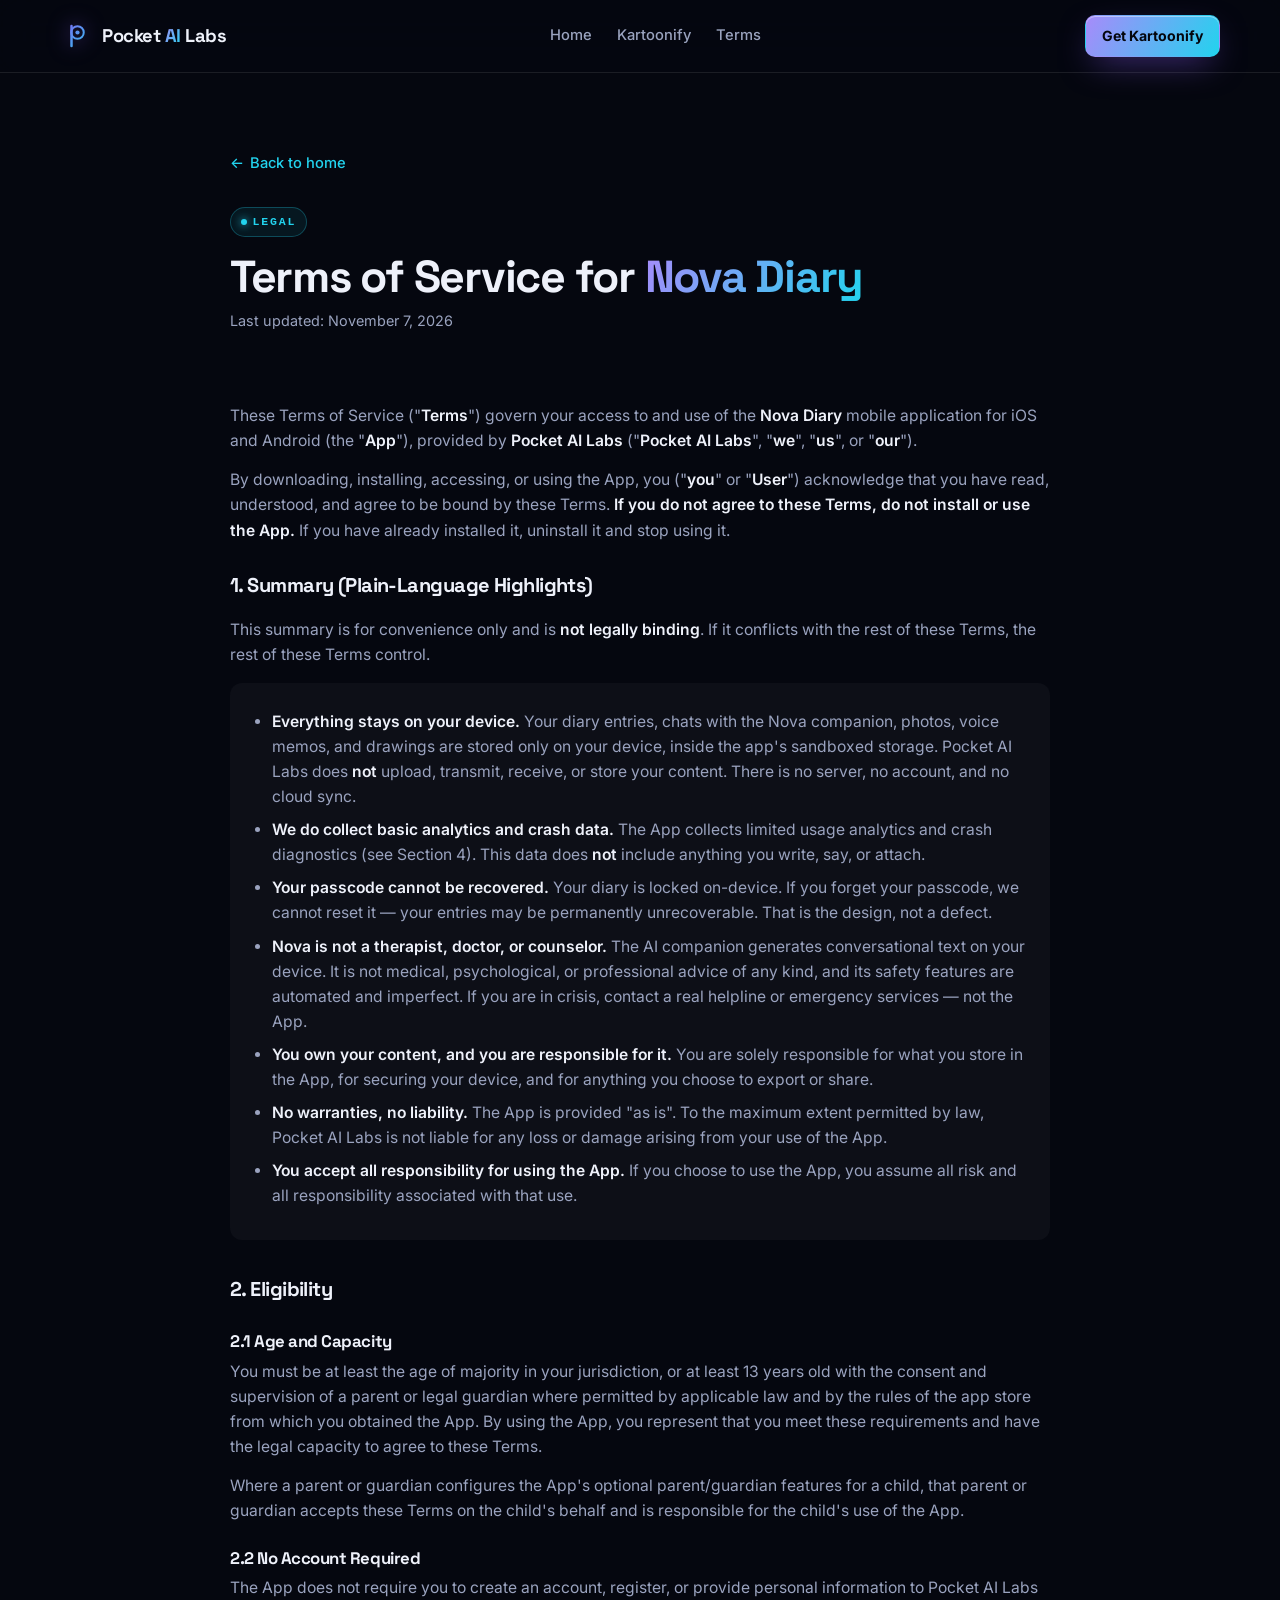
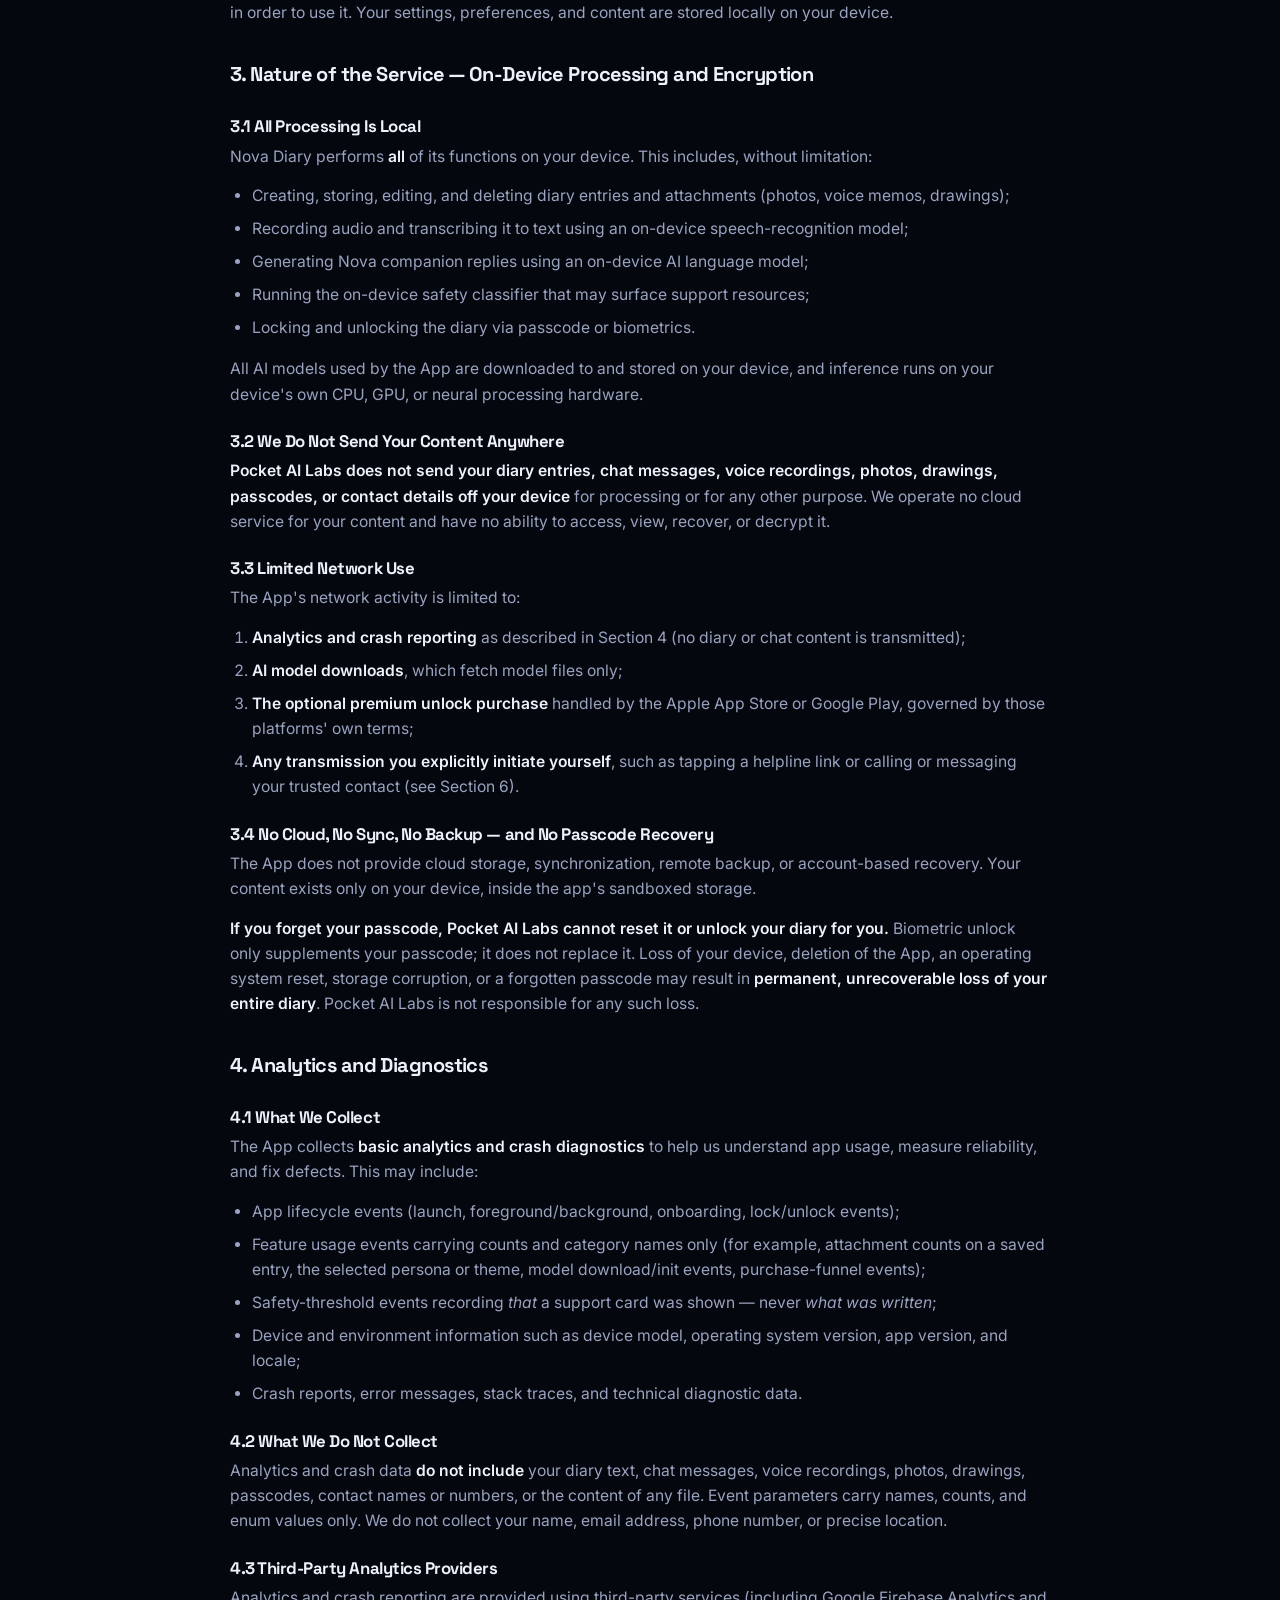
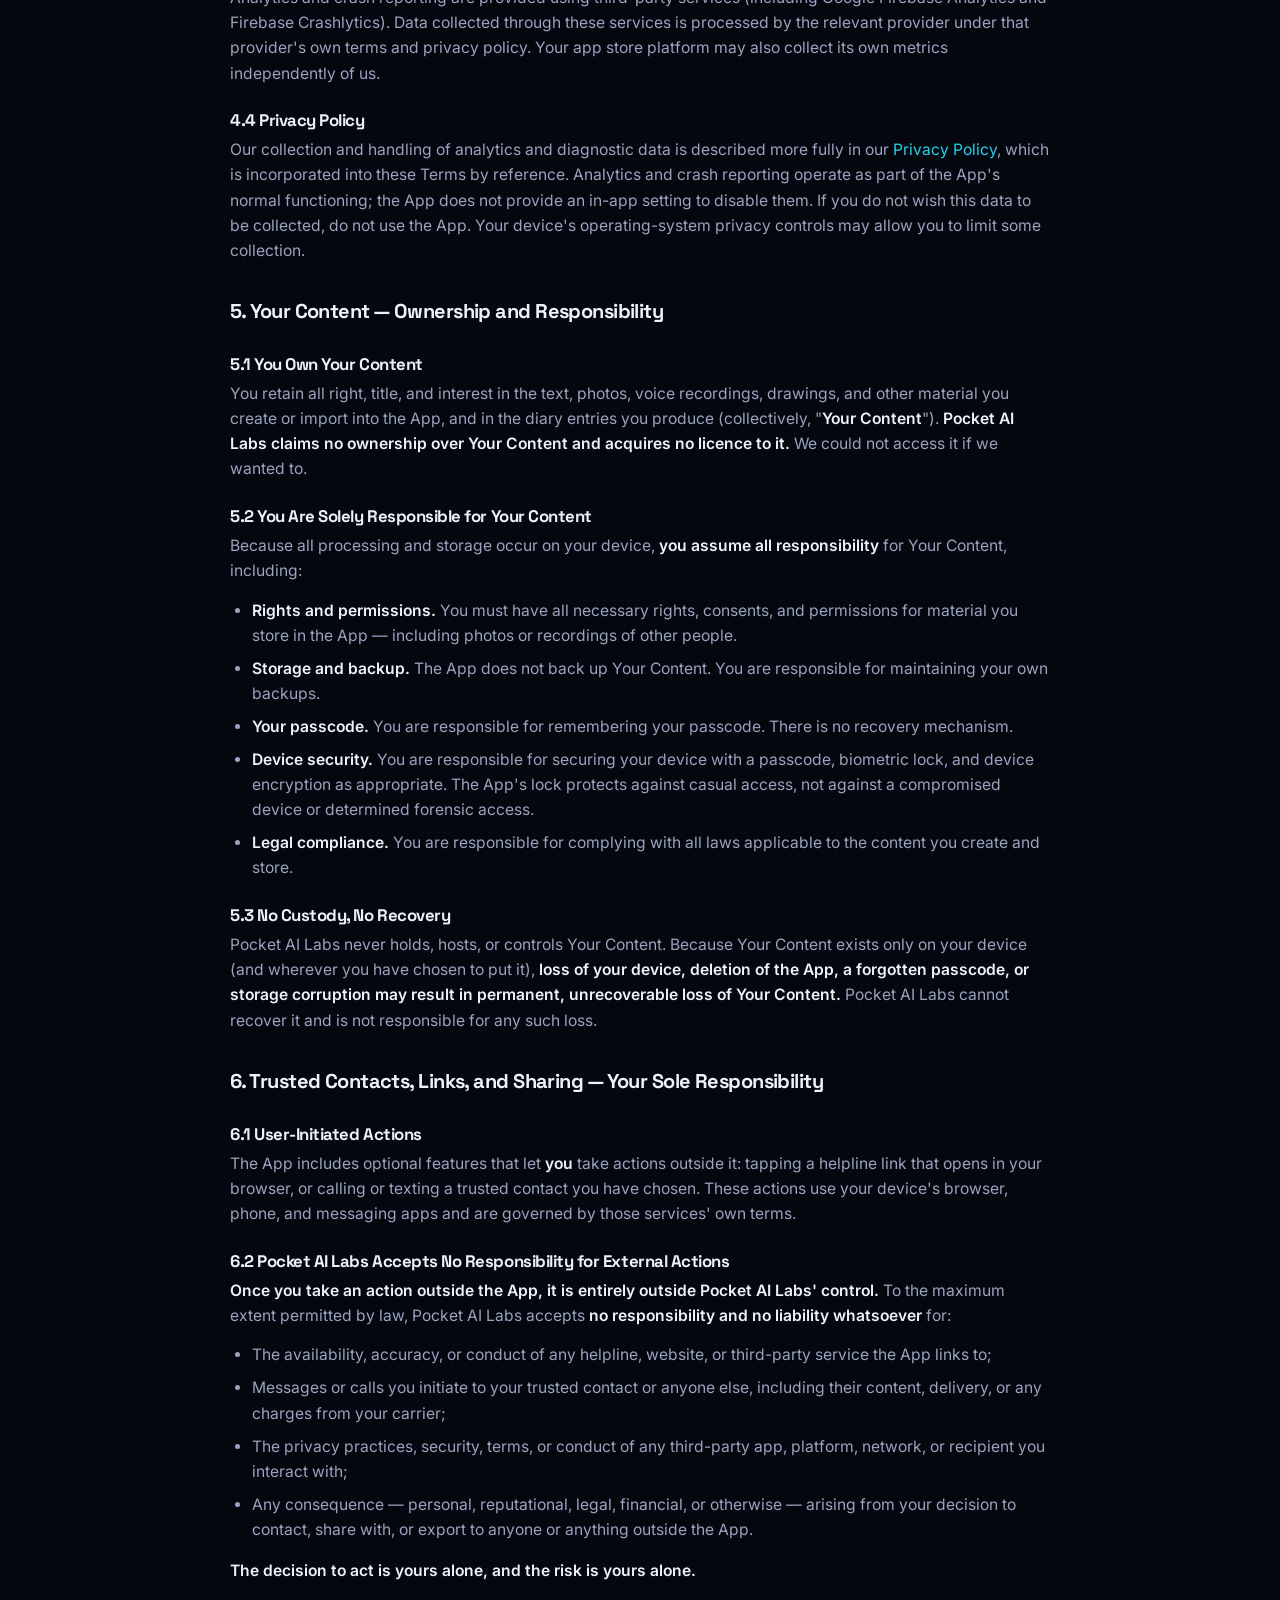
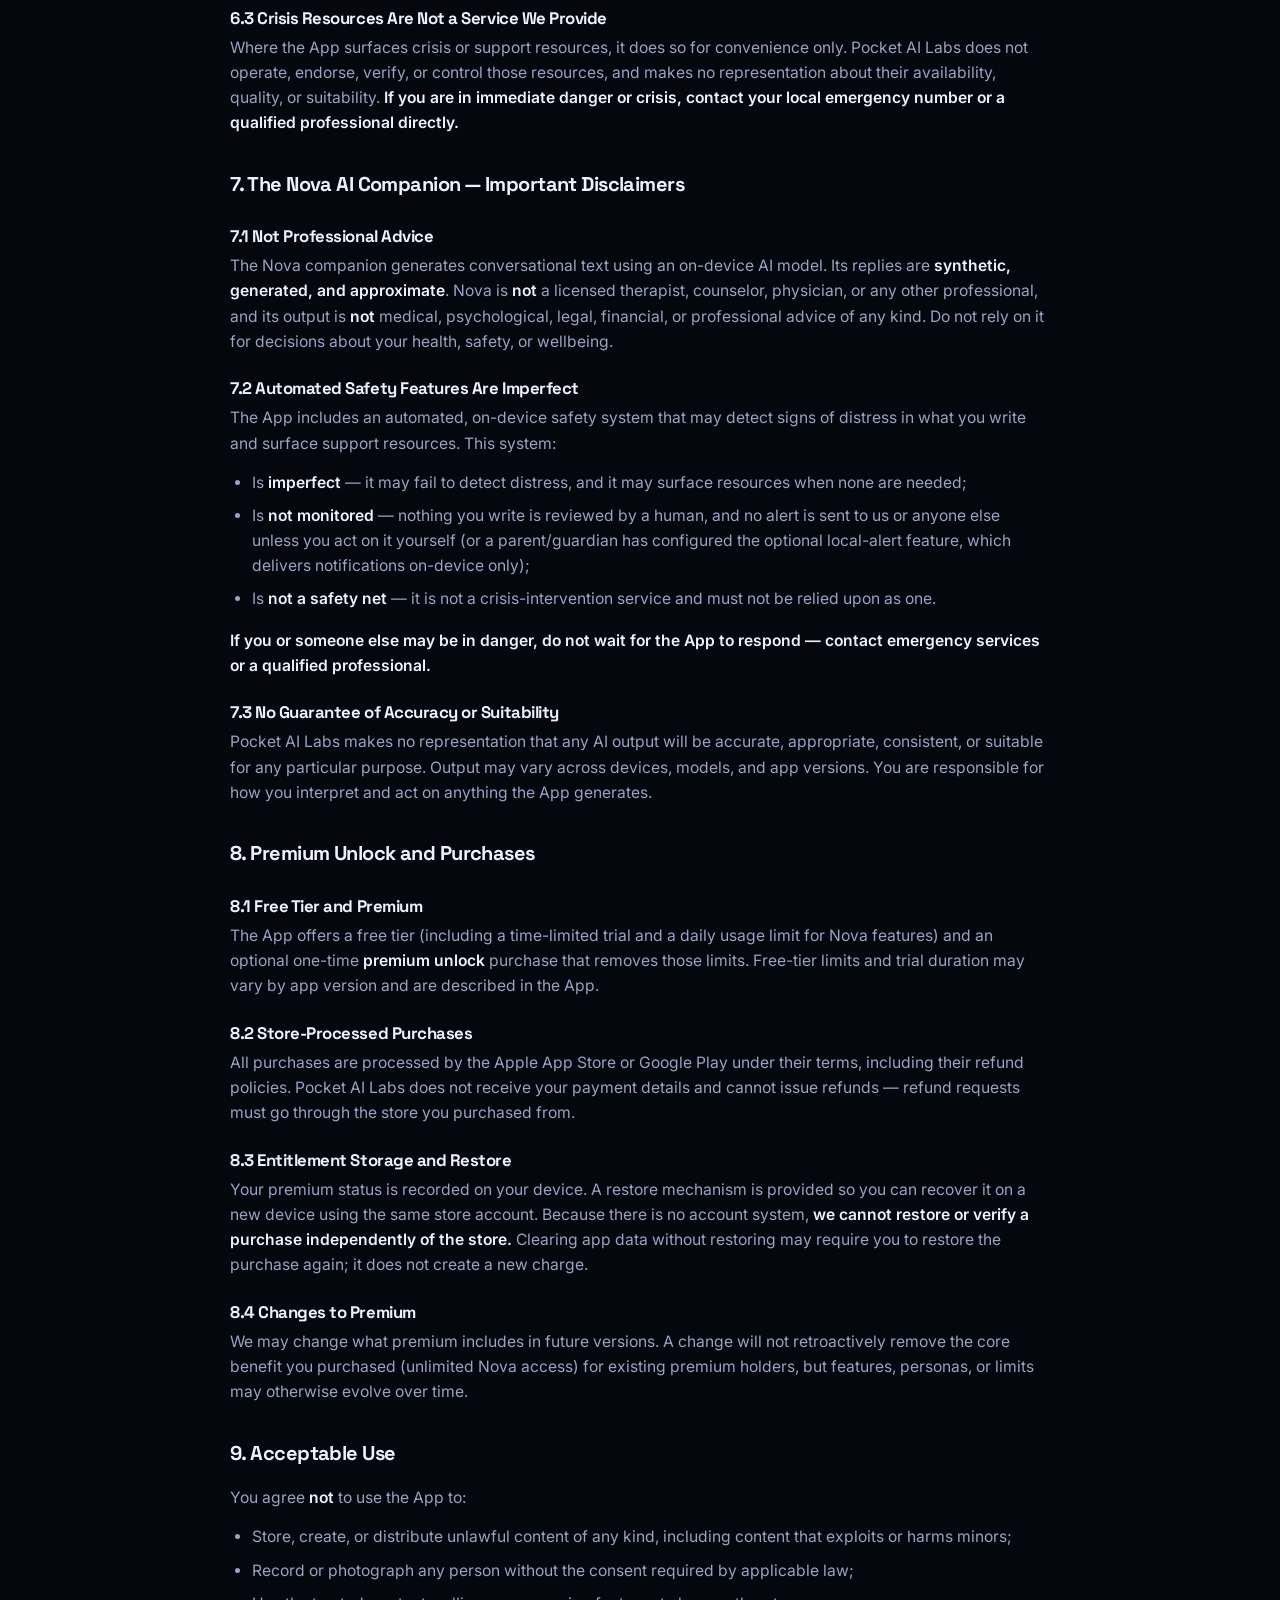
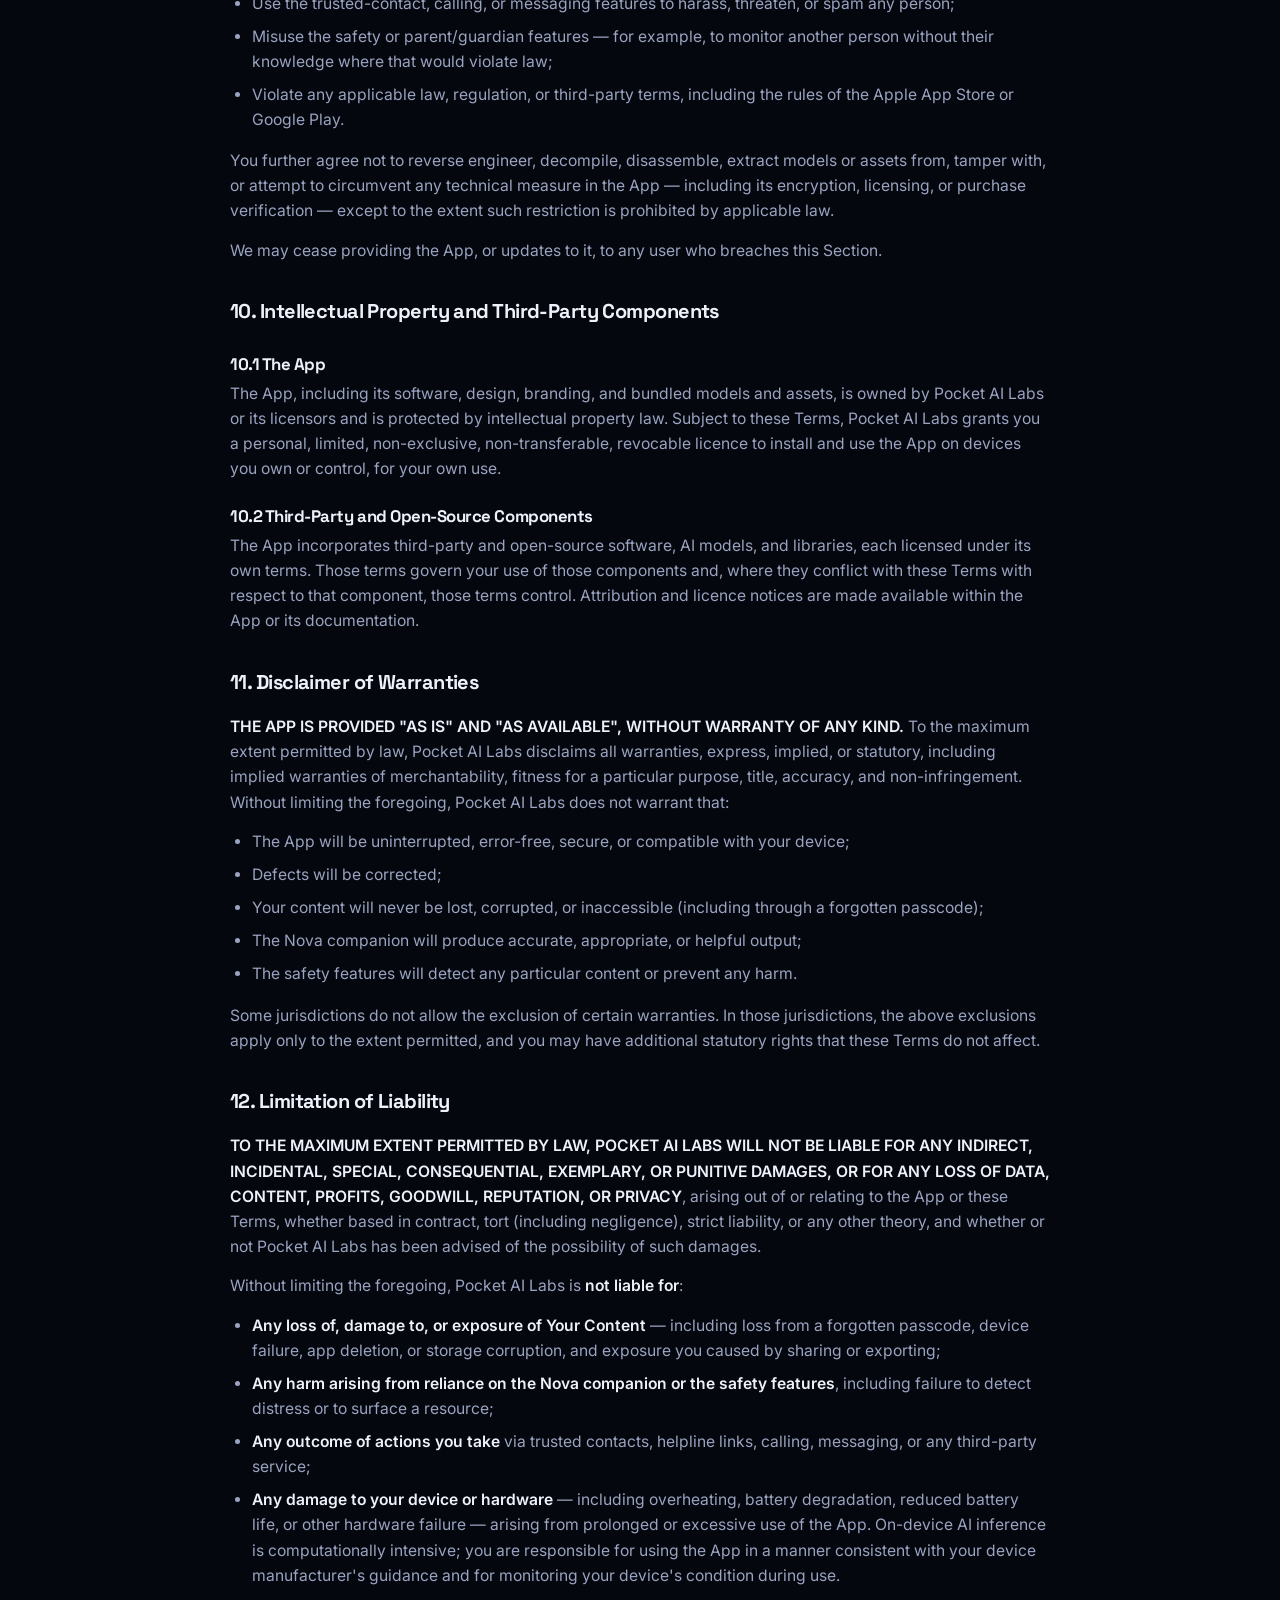
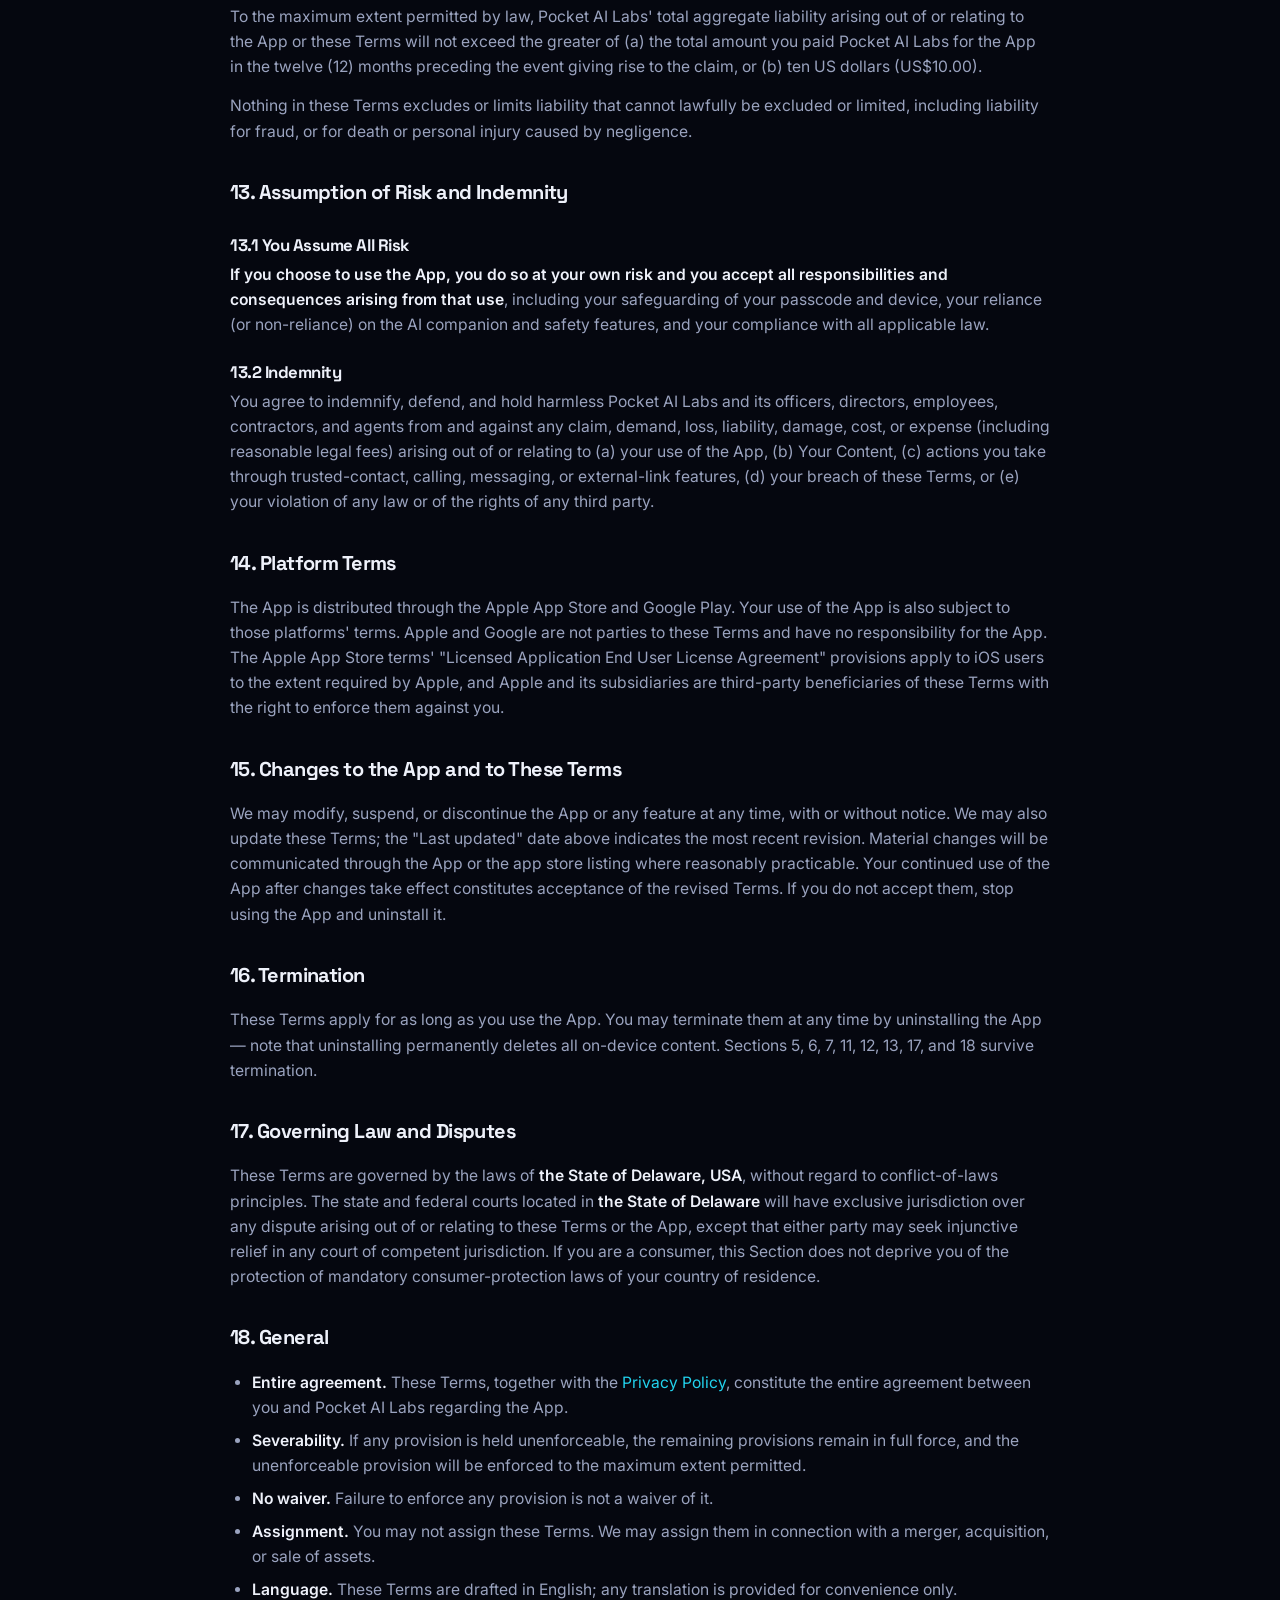
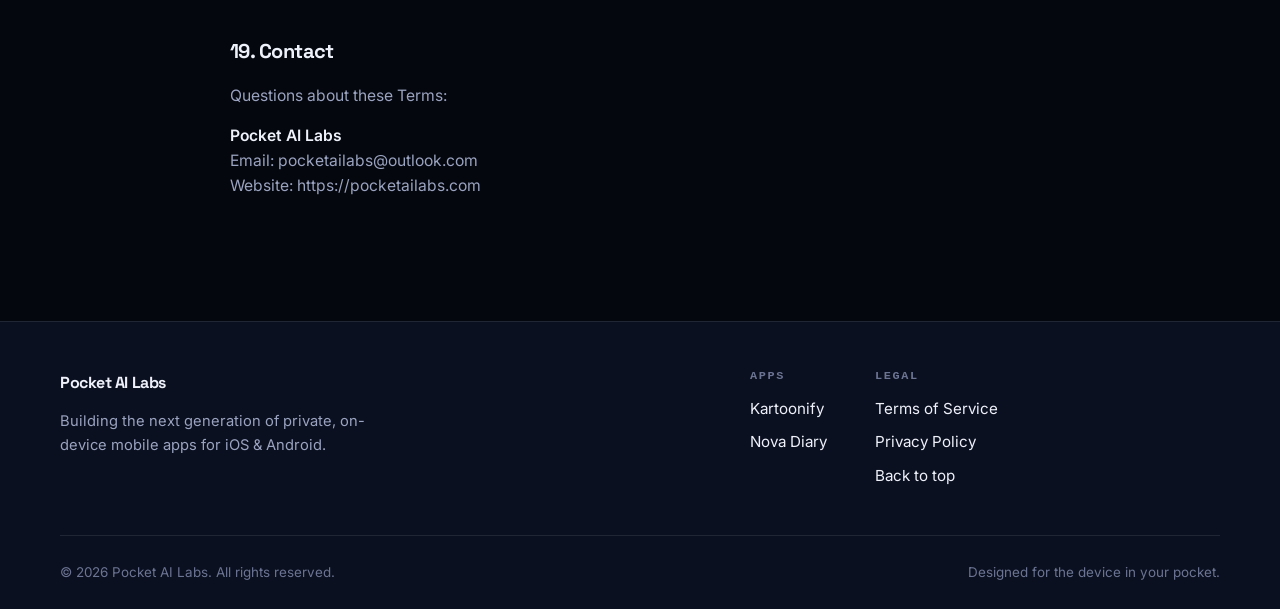
<file: nova_diary/terms.html>
<!DOCTYPE html>
<html lang="en">
<head>
  <meta charset="UTF-8" />
  <meta name="viewport" content="width=device-width, initial-scale=1.0" />
  <meta name="description" content="Terms of Service for Nova Diary, the private on-device AI diary app by Pocket AI Labs." />
  <meta property="og:site_name" content="Pocket AI Labs" />
  <meta property="og:type" content="website" />
  <meta property="og:title" content="Terms of Service · Nova Diary — Pocket AI Labs" />
  <meta property="og:description" content="Terms of Service for Nova Diary and Pocket AI Labs." />
  <meta property="og:image" content="../assets/social/og-index.svg" />
  <meta name="twitter:card" content="summary_large_image" />
  <meta name="twitter:title" content="Terms of Service · Nova Diary — Pocket AI Labs" />
  <meta name="twitter:description" content="Terms of Service for Nova Diary and Pocket AI Labs." />
  <meta name="twitter:image" content="../assets/social/og-index.svg" />
  <meta name="theme-color" content="#0b1021" />
    <title>Terms of Service · Nova Diary — Pocket AI Labs</title>
  <link rel="icon" type="image/svg+xml" href="../assets/social/favicon.svg" />
  <link rel="apple-touch-icon" href="../assets/social/favicon.svg" />
  <link rel="preconnect" href="https://fonts.googleapis.com" />
  <link rel="preconnect" href="https://fonts.gstatic.com" crossorigin />
  <link href="https://fonts.googleapis.com/css2?family=Inter:wght@400;500;600;700&family=Space+Grotesk:wght@500;600;700&display=swap" rel="stylesheet" />
  <link rel="stylesheet" href="../css/styles.css" />
  <style>
    /* Terms of Service — additive styles over the shared dark theme */
    .tos { padding: clamp(2.5rem, 6vw, 5rem) 0; }
    .tos-inner { max-width: 820px; }
    .tos .tos-head { margin-bottom: 2rem; padding-bottom: 1.5rem; border-bottom: 1px solid var(--border); }
    .tos .tos-head h1 { font-size: clamp(1.9rem, 4.5vw, 2.8rem); margin-bottom: 0.5rem; }
    .tos .tos-head .tos-app { background: var(--grad); -webkit-background-clip: text; background-clip: text; color: transparent; }
    .tos .tos-meta { color: var(--text-dim); font-size: 0.9rem; }
    .tos .kicker { margin-bottom: 1rem; }
    .tos h2 {
      font-size: 1.25rem; margin: 2.4rem 0 0.9rem; padding-bottom: 0.4rem;
      border-bottom: 1px solid var(--border); color: var(--text);
    }
    .tos h2:first-of-type { margin-top: 2rem; }
    .tos h3 { font-size: 1.05rem; margin: 1.6rem 0 0.5rem; color: var(--text); }
    .tos p { color: var(--text-dim); margin-bottom: 0.9rem; font-size: 0.98rem; }
    .tos ul { margin: 0 0 1rem 1.4rem; color: var(--text-dim); }
    .tos ol { margin: 0 0 1rem 1.4rem; color: var(--text-dim); }
    .tos li { margin-bottom: 0.5rem; font-size: 0.98rem; }
    .tos li ul, .tos li ol { margin-top: 0.5rem; }
    .tos strong { color: var(--text); font-weight: 600; }
    .tos .plain-highlight {
      background: var(--surface); border: 1px solid var(--border);
      border-radius: 12px; padding: 1rem 1.2rem; margin: 1rem 0;
    }
    .tos .plain-highlight ul { margin-top: 0.6rem; }
    .tos a { color: var(--cyan); }
    .tos a:hover { text-decoration: underline; }
    .tos-back {
      display: inline-flex; align-items: center; gap: 0.4em; margin-bottom: 2rem;
      color: var(--cyan); font-weight: 500; font-size: 0.92rem;
    }
    .tos-back:hover { text-decoration: underline; }
  </style>
</head>
<body>
  <header class="site-header" id="top">
    <div class="container header-inner">
      <a href="../index.html" class="brand" aria-label="Pocket AI Labs home">
        <span class="brand-mark" aria-hidden="true">
          <svg viewBox="0 0 64 64" width="32" height="32" fill="none">
            <path d="M23 52V12" stroke="url(#g)" stroke-width="5" stroke-linecap="round"/>
            <circle cx="35" cy="25" r="12.5" stroke="url(#g)" stroke-width="4" fill="none"/>
            <circle cx="35" cy="25" r="4.2" fill="url(#g)"/>
            <defs>
              <linearGradient id="g" x1="0" y1="0" x2="64" y2="64" gradientUnits="userSpaceOnUse">
                <stop stop-color="#8b5cf6"/><stop offset="1" stop-color="#22d3ee"/>
              </linearGradient>
            </defs>
          </svg>
        </span>
        <span class="brand-name">Pocket <b>AI</b> Labs</span>
      </a>

      <nav class="main-nav" id="mainNav" aria-label="Primary">
        <a href="../index.html">Home</a>
        <a href="../kartoonify/kartoonify.html">Kartoonify</a>
        <a href="terms.html">Terms</a>
      </nav>

      <a href="../kartoonify/kartoonify.html" class="btn btn-sm btn-primary">Get Kartoonify</a>

      <button class="nav-toggle" id="navToggle" aria-expanded="false" aria-controls="mainNav" aria-label="Toggle menu">
        <span></span><span></span><span></span>
      </button>
    </div>
  </header>

  <main>
    <section class="tos">
      <div class="container tos-inner">
        <a href="../index.html" class="tos-back"><span aria-hidden="true">&larr;</span> Back to home</a>

        <div class="tos-head">
          <span class="kicker">Legal</span>
          <h1>Terms of Service for <span class="tos-app">Nova Diary</span></h1>
          <p class="tos-meta">Last updated: November 7, 2026</p>
        </div>

        <p>These Terms of Service ("<strong>Terms</strong>") govern your access to and use of the <strong>Nova Diary</strong> mobile application for iOS and Android (the "<strong>App</strong>"), provided by <strong>Pocket AI Labs</strong> ("<strong>Pocket AI Labs</strong>", "<strong>we</strong>", "<strong>us</strong>", or "<strong>our</strong>").</p>

        <p>By downloading, installing, accessing, or using the App, you ("<strong>you</strong>" or "<strong>User</strong>") acknowledge that you have read, understood, and agree to be bound by these Terms. <strong>If you do not agree to these Terms, do not install or use the App.</strong> If you have already installed it, uninstall it and stop using it.</p>

        <h2>1. Summary (Plain-Language Highlights)</h2>
        <p>This summary is for convenience only and is <strong>not legally binding</strong>. If it conflicts with the rest of these Terms, the rest of these Terms control.</p>
        <div class="plain-highlight">
          <ul>
            <li><strong>Everything stays on your device.</strong> Your diary entries, chats with the Nova companion, photos, voice memos, and drawings are stored only on your device, inside the app's sandboxed storage. Pocket AI Labs does <strong>not</strong> upload, transmit, receive, or store your content. There is no server, no account, and no cloud sync.</li>
            <li><strong>We do collect basic analytics and crash data.</strong> The App collects limited usage analytics and crash diagnostics (see Section 4). This data does <strong>not</strong> include anything you write, say, or attach.</li>
            <li><strong>Your passcode cannot be recovered.</strong> Your diary is locked on-device. If you forget your passcode, we cannot reset it &mdash; your entries may be permanently unrecoverable. That is the design, not a defect.</li>
            <li><strong>Nova is not a therapist, doctor, or counselor.</strong> The AI companion generates conversational text on your device. It is not medical, psychological, or professional advice of any kind, and its safety features are automated and imperfect. If you are in crisis, contact a real helpline or emergency services &mdash; not the App.</li>
            <li><strong>You own your content, and you are responsible for it.</strong> You are solely responsible for what you store in the App, for securing your device, and for anything you choose to export or share.</li>
            <li><strong>No warranties, no liability.</strong> The App is provided "as is". To the maximum extent permitted by law, Pocket AI Labs is not liable for any loss or damage arising from your use of the App.</li>
            <li><strong>You accept all responsibility for using the App.</strong> If you choose to use the App, you assume all risk and all responsibility associated with that use.</li>
          </ul>
        </div>

        <h2>2. Eligibility</h2>
        <h3>2.1 Age and Capacity</h3>
        <p>You must be at least the age of majority in your jurisdiction, or at least 13 years old with the consent and supervision of a parent or legal guardian where permitted by applicable law and by the rules of the app store from which you obtained the App. By using the App, you represent that you meet these requirements and have the legal capacity to agree to these Terms.</p>
        <p>Where a parent or guardian configures the App's optional parent/guardian features for a child, that parent or guardian accepts these Terms on the child's behalf and is responsible for the child's use of the App.</p>
        <h3>2.2 No Account Required</h3>
        <p>The App does not require you to create an account, register, or provide personal information to Pocket AI Labs in order to use it. Your settings, preferences, and content are stored locally on your device.</p>

        <h2>3. Nature of the Service &mdash; On-Device Processing and Encryption</h2>
        <h3>3.1 All Processing Is Local</h3>
        <p>Nova Diary performs <strong>all</strong> of its functions on your device. This includes, without limitation:</p>
        <ul>
          <li>Creating, storing, editing, and deleting diary entries and attachments (photos, voice memos, drawings);</li>
          <li>Recording audio and transcribing it to text using an on-device speech-recognition model;</li>
          <li>Generating Nova companion replies using an on-device AI language model;</li>
          <li>Running the on-device safety classifier that may surface support resources;</li>
          <li>Locking and unlocking the diary via passcode or biometrics.</li>
        </ul>
        <p>All AI models used by the App are downloaded to and stored on your device, and inference runs on your device's own CPU, GPU, or neural processing hardware.</p>
        <h3>3.2 We Do Not Send Your Content Anywhere</h3>
        <p><strong>Pocket AI Labs does not send your diary entries, chat messages, voice recordings, photos, drawings, passcodes, or contact details off your device</strong> for processing or for any other purpose. We operate no cloud service for your content and have no ability to access, view, recover, or decrypt it.</p>
        <h3>3.3 Limited Network Use</h3>
        <p>The App's network activity is limited to:</p>
        <ol>
          <li><strong>Analytics and crash reporting</strong> as described in Section 4 (no diary or chat content is transmitted);</li>
          <li><strong>AI model downloads</strong>, which fetch model files only;</li>
          <li><strong>The optional premium unlock purchase</strong> handled by the Apple App Store or Google Play, governed by those platforms' own terms;</li>
          <li><strong>Any transmission you explicitly initiate yourself</strong>, such as tapping a helpline link or calling or messaging your trusted contact (see Section 6).</li>
        </ol>
        <h3>3.4 No Cloud, No Sync, No Backup &mdash; and No Passcode Recovery</h3>
        <p>The App does not provide cloud storage, synchronization, remote backup, or account-based recovery. Your content exists only on your device, inside the app's sandboxed storage.</p>
        <p><strong>If you forget your passcode, Pocket AI Labs cannot reset it or unlock your diary for you.</strong> Biometric unlock only supplements your passcode; it does not replace it. Loss of your device, deletion of the App, an operating system reset, storage corruption, or a forgotten passcode may result in <strong>permanent, unrecoverable loss of your entire diary</strong>. Pocket AI Labs is not responsible for any such loss.</p>

        <h2>4. Analytics and Diagnostics</h2>
        <h3>4.1 What We Collect</h3>
        <p>The App collects <strong>basic analytics and crash diagnostics</strong> to help us understand app usage, measure reliability, and fix defects. This may include:</p>
        <ul>
          <li>App lifecycle events (launch, foreground/background, onboarding, lock/unlock events);</li>
          <li>Feature usage events carrying counts and category names only (for example, attachment counts on a saved entry, the selected persona or theme, model download/init events, purchase-funnel events);</li>
          <li>Safety-threshold events recording <em>that</em> a support card was shown &mdash; never <em>what was written</em>;</li>
          <li>Device and environment information such as device model, operating system version, app version, and locale;</li>
          <li>Crash reports, error messages, stack traces, and technical diagnostic data.</li>
        </ul>
        <h3>4.2 What We Do Not Collect</h3>
        <p>Analytics and crash data <strong>do not include</strong> your diary text, chat messages, voice recordings, photos, drawings, passcodes, contact names or numbers, or the content of any file. Event parameters carry names, counts, and enum values only. We do not collect your name, email address, phone number, or precise location.</p>
        <h3>4.3 Third-Party Analytics Providers</h3>
        <p>Analytics and crash reporting are provided using third-party services (including Google Firebase Analytics and Firebase Crashlytics). Data collected through these services is processed by the relevant provider under that provider's own terms and privacy policy. Your app store platform may also collect its own metrics independently of us.</p>
        <h3>4.4 Privacy Policy</h3>
        <p>Our collection and handling of analytics and diagnostic data is described more fully in our <a href="privacy.html">Privacy Policy</a>, which is incorporated into these Terms by reference. Analytics and crash reporting operate as part of the App's normal functioning; the App does not provide an in-app setting to disable them. If you do not wish this data to be collected, do not use the App. Your device's operating-system privacy controls may allow you to limit some collection.</p>

        <h2>5. Your Content &mdash; Ownership and Responsibility</h2>
        <h3>5.1 You Own Your Content</h3>
        <p>You retain all right, title, and interest in the text, photos, voice recordings, drawings, and other material you create or import into the App, and in the diary entries you produce (collectively, "<strong>Your Content</strong>"). <strong>Pocket AI Labs claims no ownership over Your Content and acquires no licence to it.</strong> We could not access it if we wanted to.</p>
        <h3>5.2 You Are Solely Responsible for Your Content</h3>
        <p>Because all processing and storage occur on your device, <strong>you assume all responsibility</strong> for Your Content, including:</p>
        <ul>
          <li><strong>Rights and permissions.</strong> You must have all necessary rights, consents, and permissions for material you store in the App &mdash; including photos or recordings of other people.</li>
          <li><strong>Storage and backup.</strong> The App does not back up Your Content. You are responsible for maintaining your own backups.</li>
          <li><strong>Your passcode.</strong> You are responsible for remembering your passcode. There is no recovery mechanism.</li>
          <li><strong>Device security.</strong> You are responsible for securing your device with a passcode, biometric lock, and device encryption as appropriate. The App's lock protects against casual access, not against a compromised device or determined forensic access.</li>
          <li><strong>Legal compliance.</strong> You are responsible for complying with all laws applicable to the content you create and store.</li>
        </ul>
        <h3>5.3 No Custody, No Recovery</h3>
        <p>Pocket AI Labs never holds, hosts, or controls Your Content. Because Your Content exists only on your device (and wherever you have chosen to put it), <strong>loss of your device, deletion of the App, a forgotten passcode, or storage corruption may result in permanent, unrecoverable loss of Your Content.</strong> Pocket AI Labs cannot recover it and is not responsible for any such loss.</p>

        <h2>6. Trusted Contacts, Links, and Sharing &mdash; Your Sole Responsibility</h2>
        <h3>6.1 User-Initiated Actions</h3>
        <p>The App includes optional features that let <strong>you</strong> take actions outside it: tapping a helpline link that opens in your browser, or calling or texting a trusted contact you have chosen. These actions use your device's browser, phone, and messaging apps and are governed by those services' own terms.</p>
        <h3>6.2 Pocket AI Labs Accepts No Responsibility for External Actions</h3>
        <p><strong>Once you take an action outside the App, it is entirely outside Pocket AI Labs' control.</strong> To the maximum extent permitted by law, Pocket AI Labs accepts <strong>no responsibility and no liability whatsoever</strong> for:</p>
        <ul>
          <li>The availability, accuracy, or conduct of any helpline, website, or third-party service the App links to;</li>
          <li>Messages or calls you initiate to your trusted contact or anyone else, including their content, delivery, or any charges from your carrier;</li>
          <li>The privacy practices, security, terms, or conduct of any third-party app, platform, network, or recipient you interact with;</li>
          <li>Any consequence &mdash; personal, reputational, legal, financial, or otherwise &mdash; arising from your decision to contact, share with, or export to anyone or anything outside the App.</li>
        </ul>
        <p><strong>The decision to act is yours alone, and the risk is yours alone.</strong></p>
        <h3>6.3 Crisis Resources Are Not a Service We Provide</h3>
        <p>Where the App surfaces crisis or support resources, it does so for convenience only. Pocket AI Labs does not operate, endorse, verify, or control those resources, and makes no representation about their availability, quality, or suitability. <strong>If you are in immediate danger or crisis, contact your local emergency number or a qualified professional directly.</strong></p>

        <h2>7. The Nova AI Companion &mdash; Important Disclaimers</h2>
        <h3>7.1 Not Professional Advice</h3>
        <p>The Nova companion generates conversational text using an on-device AI model. Its replies are <strong>synthetic, generated, and approximate</strong>. Nova is <strong>not</strong> a licensed therapist, counselor, physician, or any other professional, and its output is <strong>not</strong> medical, psychological, legal, financial, or professional advice of any kind. Do not rely on it for decisions about your health, safety, or wellbeing.</p>
        <h3>7.2 Automated Safety Features Are Imperfect</h3>
        <p>The App includes an automated, on-device safety system that may detect signs of distress in what you write and surface support resources. This system:</p>
        <ul>
          <li>Is <strong>imperfect</strong> &mdash; it may fail to detect distress, and it may surface resources when none are needed;</li>
          <li>Is <strong>not monitored</strong> &mdash; nothing you write is reviewed by a human, and no alert is sent to us or anyone else unless you act on it yourself (or a parent/guardian has configured the optional local-alert feature, which delivers notifications on-device only);</li>
          <li>Is <strong>not a safety net</strong> &mdash; it is not a crisis-intervention service and must not be relied upon as one.</li>
        </ul>
        <p><strong>If you or someone else may be in danger, do not wait for the App to respond &mdash; contact emergency services or a qualified professional.</strong></p>
        <h3>7.3 No Guarantee of Accuracy or Suitability</h3>
        <p>Pocket AI Labs makes no representation that any AI output will be accurate, appropriate, consistent, or suitable for any particular purpose. Output may vary across devices, models, and app versions. You are responsible for how you interpret and act on anything the App generates.</p>

        <h2>8. Premium Unlock and Purchases</h2>
        <h3>8.1 Free Tier and Premium</h3>
        <p>The App offers a free tier (including a time-limited trial and a daily usage limit for Nova features) and an optional one-time <strong>premium unlock</strong> purchase that removes those limits. Free-tier limits and trial duration may vary by app version and are described in the App.</p>
        <h3>8.2 Store-Processed Purchases</h3>
        <p>All purchases are processed by the Apple App Store or Google Play under their terms, including their refund policies. Pocket AI Labs does not receive your payment details and cannot issue refunds &mdash; refund requests must go through the store you purchased from.</p>
        <h3>8.3 Entitlement Storage and Restore</h3>
        <p>Your premium status is recorded on your device. A restore mechanism is provided so you can recover it on a new device using the same store account. Because there is no account system, <strong>we cannot restore or verify a purchase independently of the store.</strong> Clearing app data without restoring may require you to restore the purchase again; it does not create a new charge.</p>
        <h3>8.4 Changes to Premium</h3>
        <p>We may change what premium includes in future versions. A change will not retroactively remove the core benefit you purchased (unlimited Nova access) for existing premium holders, but features, personas, or limits may otherwise evolve over time.</p>

        <h2>9. Acceptable Use</h2>
        <p>You agree <strong>not</strong> to use the App to:</p>
        <ul>
          <li>Store, create, or distribute unlawful content of any kind, including content that exploits or harms minors;</li>
          <li>Record or photograph any person without the consent required by applicable law;</li>
          <li>Use the trusted-contact, calling, or messaging features to harass, threaten, or spam any person;</li>
          <li>Misuse the safety or parent/guardian features &mdash; for example, to monitor another person without their knowledge where that would violate law;</li>
          <li>Violate any applicable law, regulation, or third-party terms, including the rules of the Apple App Store or Google Play.</li>
        </ul>
        <p>You further agree not to reverse engineer, decompile, disassemble, extract models or assets from, tamper with, or attempt to circumvent any technical measure in the App &mdash; including its encryption, licensing, or purchase verification &mdash; except to the extent such restriction is prohibited by applicable law.</p>
        <p>We may cease providing the App, or updates to it, to any user who breaches this Section.</p>

        <h2>10. Intellectual Property and Third-Party Components</h2>
        <h3>10.1 The App</h3>
        <p>The App, including its software, design, branding, and bundled models and assets, is owned by Pocket AI Labs or its licensors and is protected by intellectual property law. Subject to these Terms, Pocket AI Labs grants you a personal, limited, non-exclusive, non-transferable, revocable licence to install and use the App on devices you own or control, for your own use.</p>
        <h3>10.2 Third-Party and Open-Source Components</h3>
        <p>The App incorporates third-party and open-source software, AI models, and libraries, each licensed under its own terms. Those terms govern your use of those components and, where they conflict with these Terms with respect to that component, those terms control. Attribution and licence notices are made available within the App or its documentation.</p>

        <h2>11. Disclaimer of Warranties</h2>
        <p><strong>THE APP IS PROVIDED "AS IS" AND "AS AVAILABLE", WITHOUT WARRANTY OF ANY KIND.</strong> To the maximum extent permitted by law, Pocket AI Labs disclaims all warranties, express, implied, or statutory, including implied warranties of merchantability, fitness for a particular purpose, title, accuracy, and non-infringement. Without limiting the foregoing, Pocket AI Labs does not warrant that:</p>
        <ul>
          <li>The App will be uninterrupted, error-free, secure, or compatible with your device;</li>
          <li>Defects will be corrected;</li>
          <li>Your content will never be lost, corrupted, or inaccessible (including through a forgotten passcode);</li>
          <li>The Nova companion will produce accurate, appropriate, or helpful output;</li>
          <li>The safety features will detect any particular content or prevent any harm.</li>
        </ul>
        <p>Some jurisdictions do not allow the exclusion of certain warranties. In those jurisdictions, the above exclusions apply only to the extent permitted, and you may have additional statutory rights that these Terms do not affect.</p>

        <h2>12. Limitation of Liability</h2>
        <p><strong>TO THE MAXIMUM EXTENT PERMITTED BY LAW, POCKET AI LABS WILL NOT BE LIABLE FOR ANY INDIRECT, INCIDENTAL, SPECIAL, CONSEQUENTIAL, EXEMPLARY, OR PUNITIVE DAMAGES, OR FOR ANY LOSS OF DATA, CONTENT, PROFITS, GOODWILL, REPUTATION, OR PRIVACY</strong>, arising out of or relating to the App or these Terms, whether based in contract, tort (including negligence), strict liability, or any other theory, and whether or not Pocket AI Labs has been advised of the possibility of such damages.</p>
        <p>Without limiting the foregoing, Pocket AI Labs is <strong>not liable for</strong>:</p>
        <ul>
          <li><strong>Any loss of, damage to, or exposure of Your Content</strong> &mdash; including loss from a forgotten passcode, device failure, app deletion, or storage corruption, and exposure you caused by sharing or exporting;</li>
          <li><strong>Any harm arising from reliance on the Nova companion or the safety features</strong>, including failure to detect distress or to surface a resource;</li>
          <li><strong>Any outcome of actions you take</strong> via trusted contacts, helpline links, calling, messaging, or any third-party service;</li>
          <li><strong>Any damage to your device or hardware</strong> &mdash; including overheating, battery degradation, reduced battery life, or other hardware failure &mdash; arising from prolonged or excessive use of the App. On-device AI inference is computationally intensive; you are responsible for using the App in a manner consistent with your device manufacturer's guidance and for monitoring your device's condition during use.</li>
        </ul>
        <p>To the maximum extent permitted by law, Pocket AI Labs' total aggregate liability arising out of or relating to the App or these Terms will not exceed the greater of (a) the total amount you paid Pocket AI Labs for the App in the twelve (12) months preceding the event giving rise to the claim, or (b) ten US dollars (US$10.00).</p>
        <p>Nothing in these Terms excludes or limits liability that cannot lawfully be excluded or limited, including liability for fraud, or for death or personal injury caused by negligence.</p>

        <h2>13. Assumption of Risk and Indemnity</h2>
        <h3>13.1 You Assume All Risk</h3>
        <p><strong>If you choose to use the App, you do so at your own risk and you accept all responsibilities and consequences arising from that use</strong>, including your safeguarding of your passcode and device, your reliance (or non-reliance) on the AI companion and safety features, and your compliance with all applicable law.</p>
        <h3>13.2 Indemnity</h3>
        <p>You agree to indemnify, defend, and hold harmless Pocket AI Labs and its officers, directors, employees, contractors, and agents from and against any claim, demand, loss, liability, damage, cost, or expense (including reasonable legal fees) arising out of or relating to (a) your use of the App, (b) Your Content, (c) actions you take through trusted-contact, calling, messaging, or external-link features, (d) your breach of these Terms, or (e) your violation of any law or of the rights of any third party.</p>

        <h2>14. Platform Terms</h2>
        <p>The App is distributed through the Apple App Store and Google Play. Your use of the App is also subject to those platforms' terms. Apple and Google are not parties to these Terms and have no responsibility for the App. The Apple App Store terms' "Licensed Application End User License Agreement" provisions apply to iOS users to the extent required by Apple, and Apple and its subsidiaries are third-party beneficiaries of these Terms with the right to enforce them against you.</p>

        <h2>15. Changes to the App and to These Terms</h2>
        <p>We may modify, suspend, or discontinue the App or any feature at any time, with or without notice. We may also update these Terms; the "Last updated" date above indicates the most recent revision. Material changes will be communicated through the App or the app store listing where reasonably practicable. Your continued use of the App after changes take effect constitutes acceptance of the revised Terms. If you do not accept them, stop using the App and uninstall it.</p>

        <h2>16. Termination</h2>
        <p>These Terms apply for as long as you use the App. You may terminate them at any time by uninstalling the App &mdash; note that uninstalling permanently deletes all on-device content. Sections 5, 6, 7, 11, 12, 13, 17, and 18 survive termination.</p>

        <h2>17. Governing Law and Disputes</h2>
        <p>These Terms are governed by the laws of <strong>the State of Delaware, USA</strong>, without regard to conflict-of-laws principles. The state and federal courts located in <strong>the State of Delaware</strong> will have exclusive jurisdiction over any dispute arising out of or relating to these Terms or the App, except that either party may seek injunctive relief in any court of competent jurisdiction. If you are a consumer, this Section does not deprive you of the protection of mandatory consumer-protection laws of your country of residence.</p>

        <h2>18. General</h2>
        <ul>
          <li><strong>Entire agreement.</strong> These Terms, together with the <a href="privacy.html">Privacy Policy</a>, constitute the entire agreement between you and Pocket AI Labs regarding the App.</li>
          <li><strong>Severability.</strong> If any provision is held unenforceable, the remaining provisions remain in full force, and the unenforceable provision will be enforced to the maximum extent permitted.</li>
          <li><strong>No waiver.</strong> Failure to enforce any provision is not a waiver of it.</li>
          <li><strong>Assignment.</strong> You may not assign these Terms. We may assign them in connection with a merger, acquisition, or sale of assets.</li>
          <li><strong>Language.</strong> These Terms are drafted in English; any translation is provided for convenience only.</li>
        </ul>

        <h2>19. Contact</h2>
        <p>Questions about these Terms:</p>
        <p><strong>Pocket AI Labs</strong><br />
        Email: pocketailabs@outlook.com<br />
        Website: https://pocketailabs.com</p>
      </div>
    </section>
  </main>

  <footer class="site-footer">
    <div class="container footer-inner">
      <div class="footer-brand">
        <a href="../index.html" class="brand-name">Pocket <b>AI</b> Labs</a>
        <p>Building the next generation of private, on-device mobile apps for iOS &amp; Android.</p>
      </div>
      <nav class="footer-nav" aria-label="Footer">
        <div>
          <h4>Apps</h4>
          <a href="../kartoonify/kartoonify.html">Kartoonify</a>
          <a href="nova-diary.html">Nova Diary</a>
        </div>
        <div>
          <h4>Legal</h4>
          <a href="terms.html">Terms of Service</a>
          <a href="privacy.html">Privacy Policy</a>
          <a href="#top">Back to top</a>
        </div>
      </nav>
    </div>
    <div class="container footer-bottom">
      <p>&copy; <span id="year"></span> Pocket AI Labs. All rights reserved.</p>
      <p class="footer-note">Designed for the device in your pocket.</p>
    </div>
  </footer>

  <script src="../js/main.js?v=2"></script>
</body>
</html>
</file>
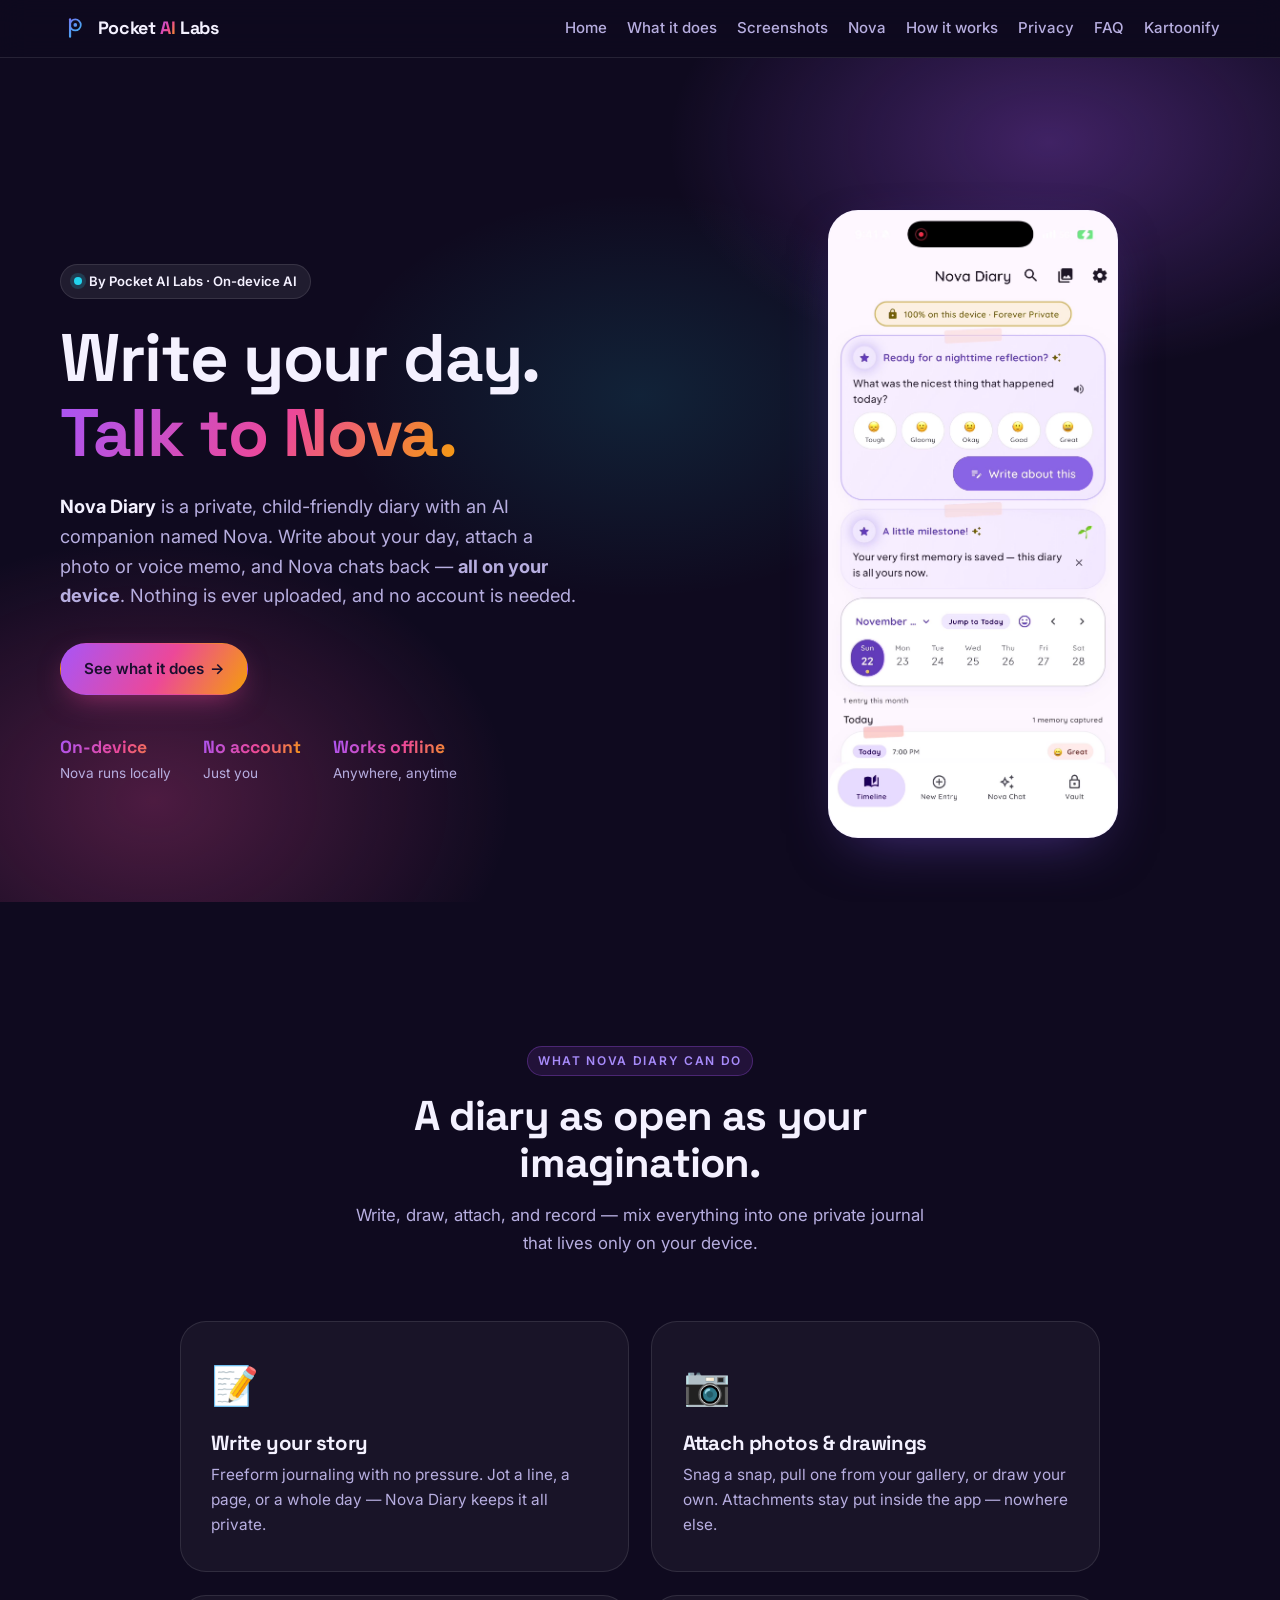
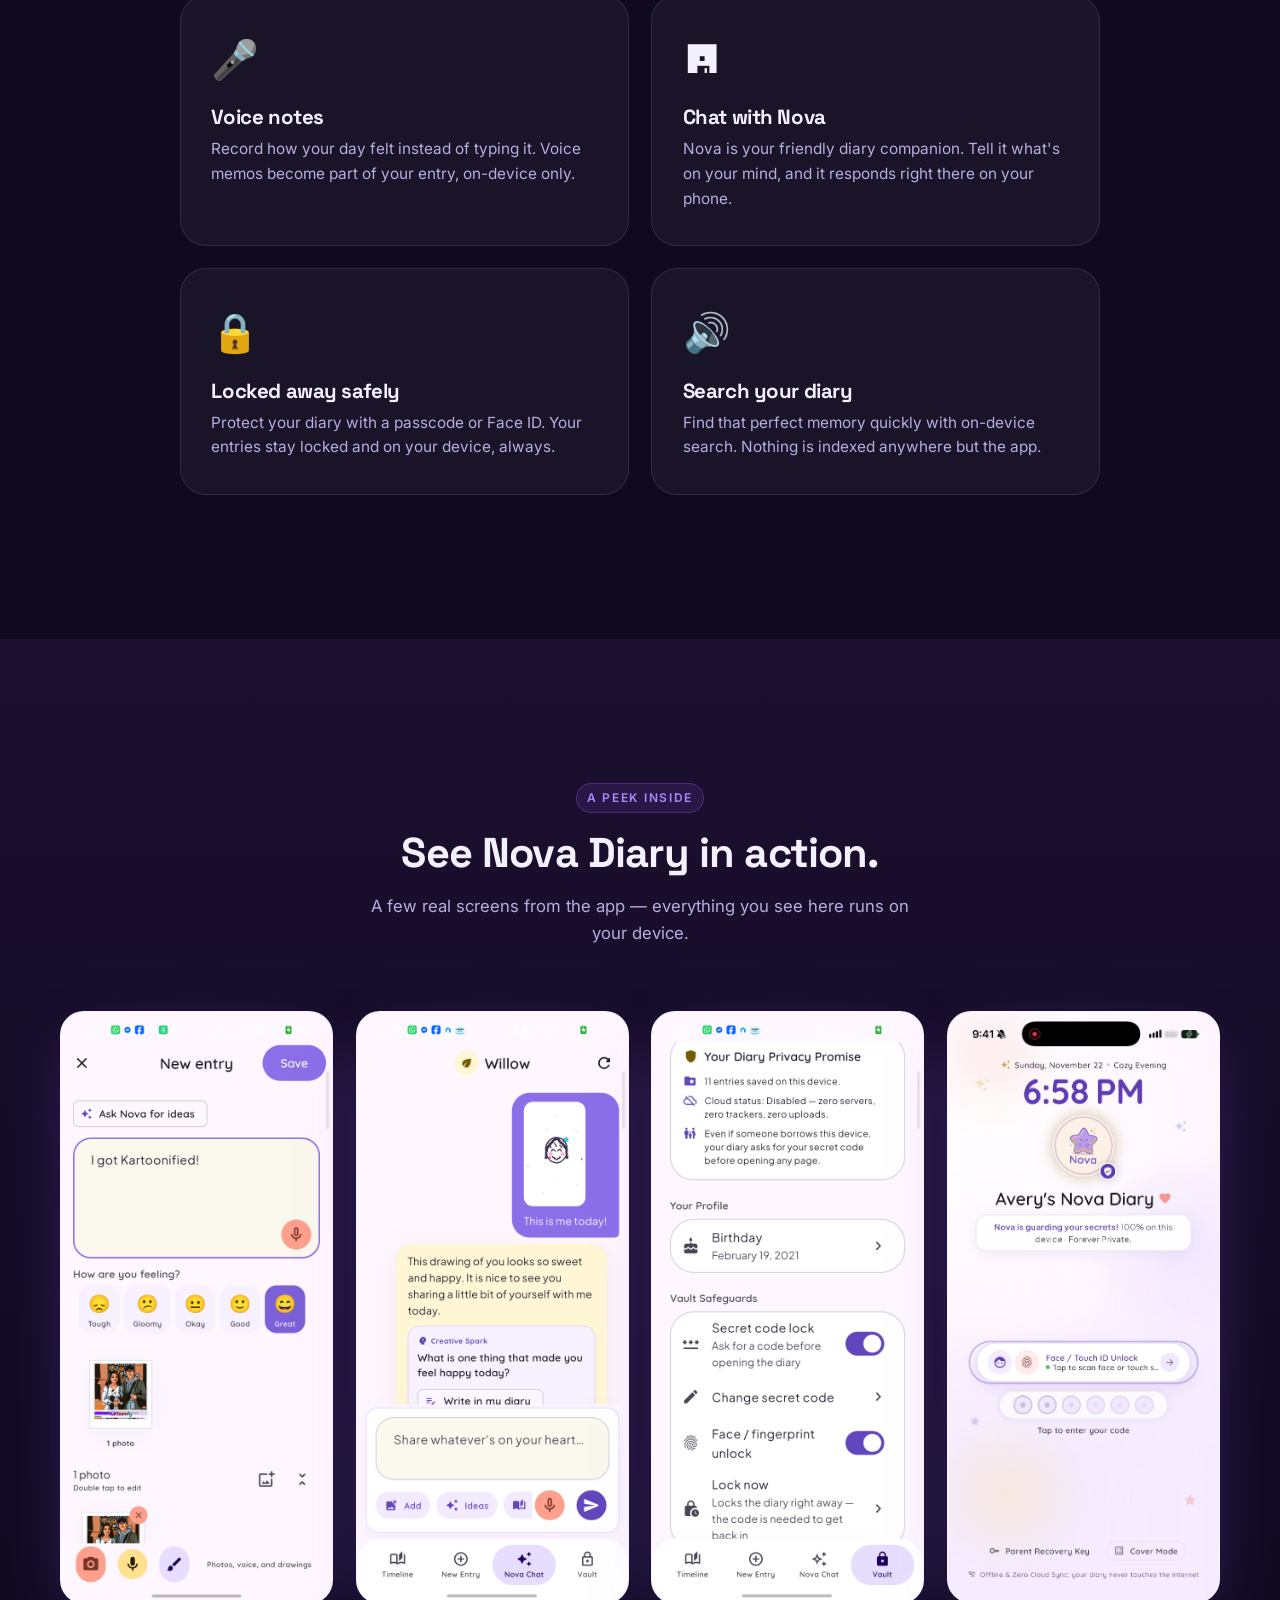
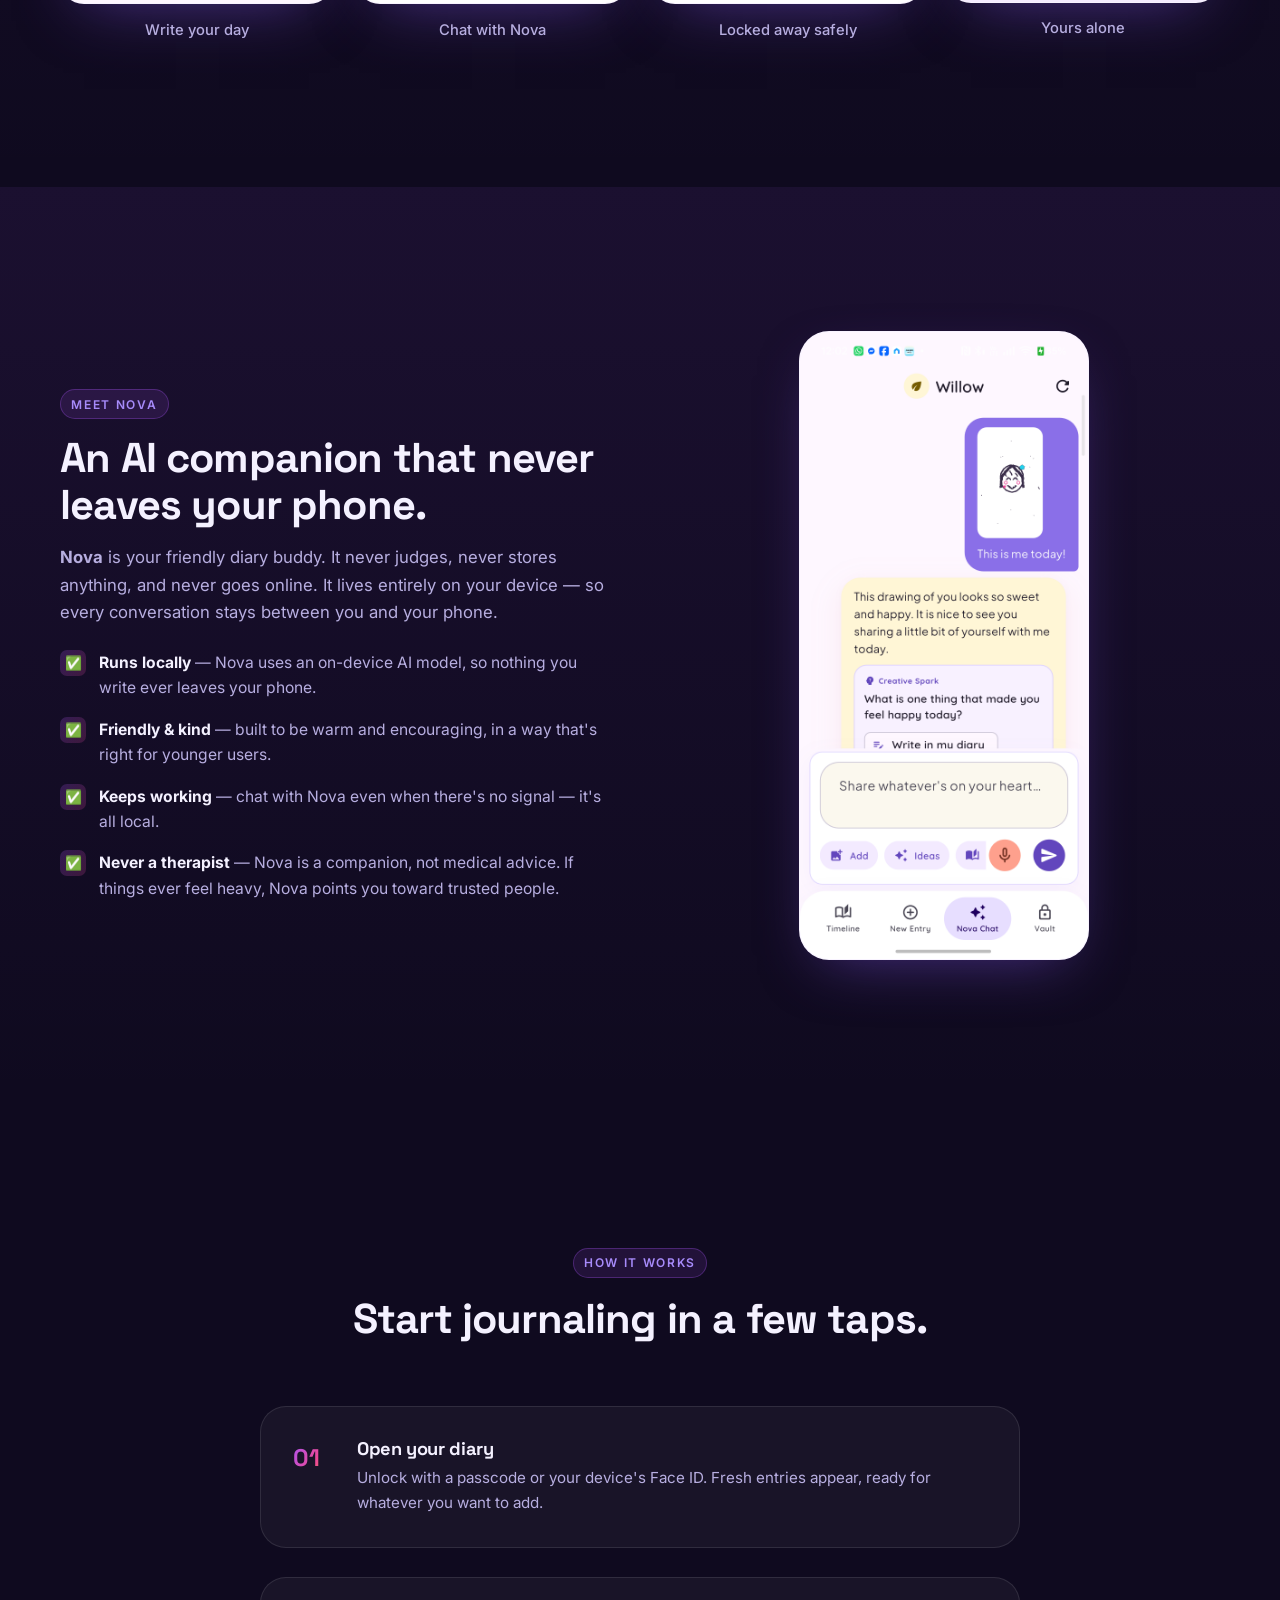
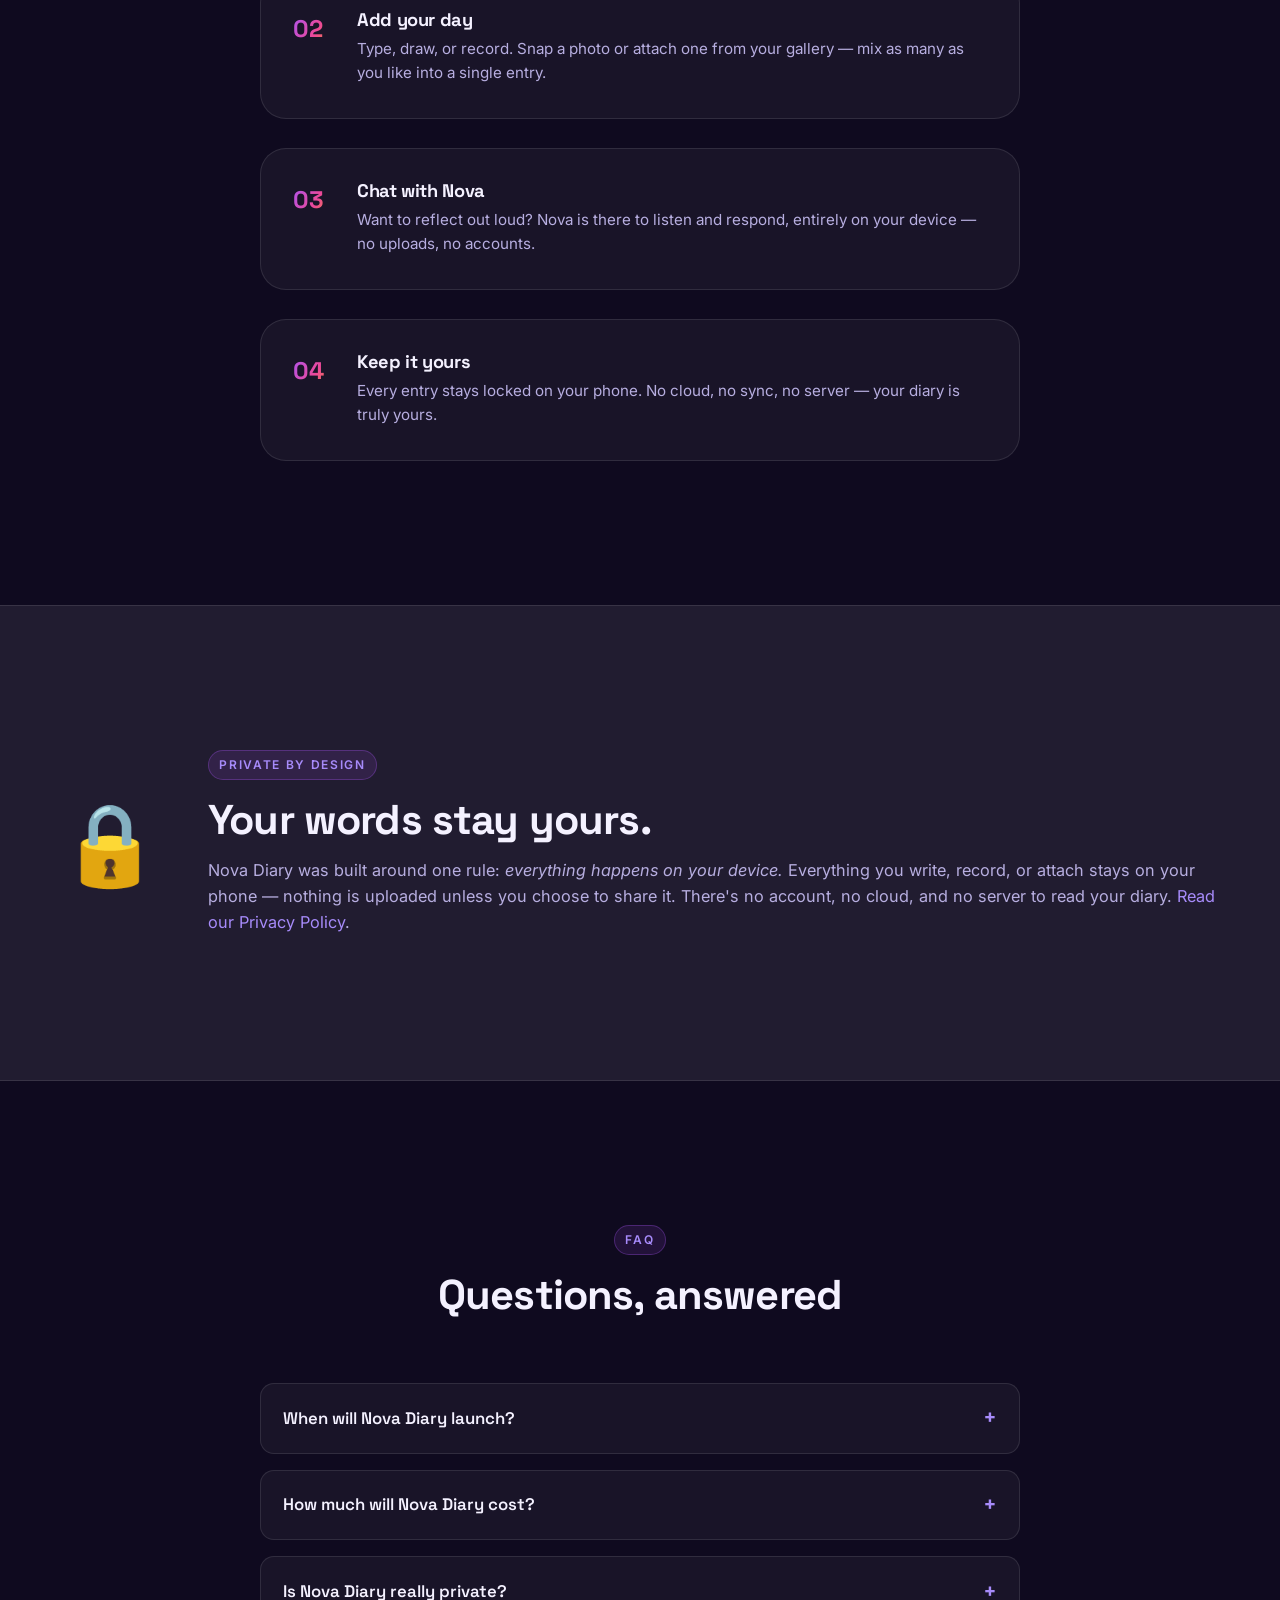
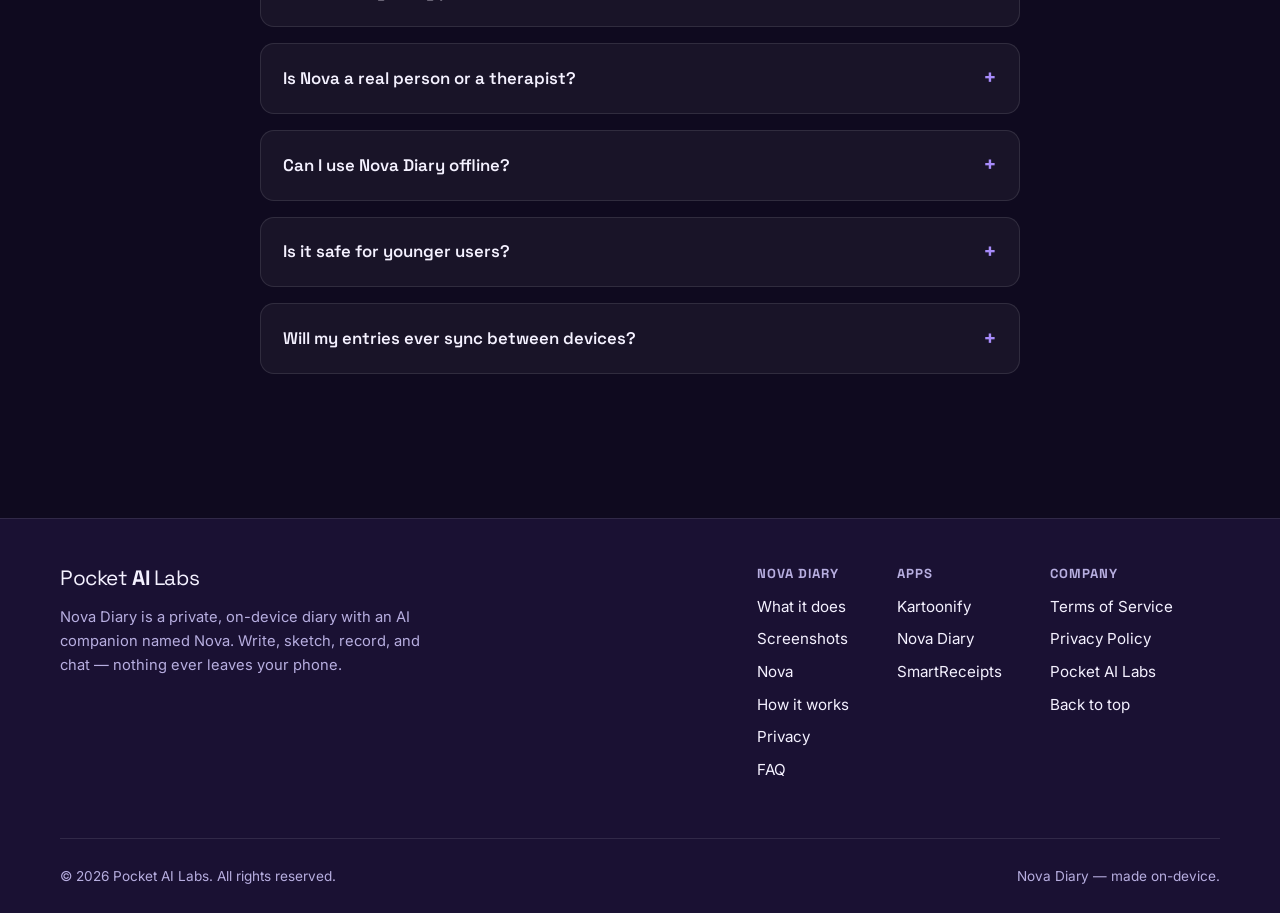
<file: pocket_diary/nova-diary.html>
<!DOCTYPE html>
<html lang="en">
<head>
  <meta charset="UTF-8" />
  <meta name="viewport" content="width=device-width, initial-scale=1.0" />
  <meta name="description" content="Nova Diary — a private, child-friendly diary with an on-device AI companion named Nova. Write, attach photos and voice notes, chat with Nova. 100% on-device, no uploads, works offline." />
  <meta property="og:site_name" content="Pocket AI Labs" />
  <meta property="og:type" content="website" />
  <meta property="og:title" content="Nova Diary — Private On-Device Diary with an AI Companion" />
  <meta property="og:description" content="Nova Diary is a private diary with an on-device AI companion named Nova. Write, sketch, record — nothing ever leaves your phone." />
  <meta property="og:image" content="../assets/social/og-index.svg" />
  <meta name="twitter:card" content="summary_large_image" />
  <meta name="twitter:title" content="Nova Diary — Private On-Device Diary · Pocket AI Labs" />
  <meta name="twitter:description" content="Nova Diary is a private diary with an on-device AI companion named Nova. Nothing ever leaves your phone." />
  <meta name="twitter:image" content="../assets/social/og-index.svg" />
  <meta name="theme-color" content="#0f0a1f" />
  <title>Nova Diary — Private On-Device Diary with an AI Companion · Pocket AI Labs</title>
  <link rel="icon" type="image/svg+xml" href="../assets/social/favicon.svg" />
  <link rel="apple-touch-icon" href="../assets/social/favicon.svg" />
  <link rel="preconnect" href="https://fonts.googleapis.com" />
  <link rel="preconnect" href="https://fonts.gstatic.com" crossorigin />
  <link href="https://fonts.googleapis.com/css2?family=Inter:wght@400;500;600;700;800&family=Space+Grotesk:wght@500;600;700;800&display=swap" rel="stylesheet" />
  <link rel="stylesheet" href="nova-diary.css" />
</head>
<body id="top">
  <header class="site-header">
    <div class="container header-inner">
      <a href="../index.html" class="brand" aria-label="Pocket AI Labs home">
        <span class="brand-mark" aria-hidden="true">
          <svg viewBox="0 0 64 64" width="28" height="28" fill="none">
            <path d="M23 52V12" stroke="url(#g)" stroke-width="5" stroke-linecap="round"/>
            <circle cx="35" cy="25" r="12.5" stroke="url(#g)" stroke-width="4" fill="none"/>
            <circle cx="35" cy="25" r="4.2" fill="url(#g)"/>
            <defs>
              <linearGradient id="g" x1="0" y1="0" x2="64" y2="64" gradientUnits="userSpaceOnUse">
                <stop stop-color="#8B5CF6"/><stop offset="1" stop-color="#22D3EE"/>
              </linearGradient>
            </defs>
          </svg>
        </span>
        <span class="brand-name">Pocket <b>AI</b> Labs</span>
      </a>

      <nav class="main-nav" id="mainNav" aria-label="Site">
        <a href="../index.html">Home</a>
        <a href="#features">What it does</a>
        <a href="#screenshots">Screenshots</a>
        <a href="#nova">Nova</a>
        <a href="#how">How it works</a>
        <a href="#privacy">Privacy</a>
        <a href="#faq">FAQ</a>
        <a href="../kartoonify/kartoonify.html">Kartoonify</a>
      </nav>

      <button class="nav-toggle" id="navToggle" aria-expanded="false" aria-controls="mainNav" aria-label="Toggle menu">
        <span></span><span></span><span></span>
      </button>
    </div>
  </header>

  <main>
    <!-- Hero -->
    <section class="hero">
      <div class="hero-glow" aria-hidden="true"></div>
      <div class="container hero-inner">
        <div class="hero-copy">
          <span class="pill"><span class="pill-dot" aria-hidden="true"></span> By Pocket AI Labs · On-device AI</span>
          <h1>Write your day. <span class="grad-text">Talk to Nova.</span></h1>
          <p class="lede">
            <strong>Nova Diary</strong> is a private, child-friendly diary with an AI companion
            named Nova. Write about your day, attach a photo or voice memo, and Nova chats back
            &mdash; <b>all on your device</b>. Nothing is ever uploaded, and no account is needed.
          </p>
          <div class="hero-cta">
            <a href="#features" class="btn btn-primary">See what it does <span aria-hidden="true">&rarr;</span></a>
          </div>
          <ul class="hero-points">
            <li><b>On-device</b><span>Nova runs locally</span></li>
            <li><b>No account</b><span>Just you</span></li>
            <li><b>Works offline</b><span>Anywhere, anytime</span></li>
          </ul>
        </div>

        <div class="hero-visual" id="preview" aria-label="Nova Diary preview">
          <figure class="shot-scene">
            <div class="shot-frame">
              <img src="assets/screenshots/timeline-ios.png" alt="The Nova Diary timeline: a prompt from Nova, a mood picker, and the month calendar" width="1206" height="2622" fetchpriority="high" />
            </div>
          </figure>
        </div>
      </div>
    </section>

    <!-- What Nova Diary can do -->
    <section class="session" id="features">
      <div class="container">
        <div class="section-head">
          <span class="kicker">What Nova Diary can do</span>
          <h2>A diary as open as your imagination.</h2>
          <p class="section-sub">Write, draw, attach, and record &mdash; mix everything into one private journal that lives only on your device.</p>
        </div>
        <div class="feature-grid">
          <article class="feature-card reveal">
            <span class="feature-emoji" aria-hidden="true">&#128221;</span>
            <h3>Write your story</h3>
            <p>Freeform journaling with no pressure. Jot a line, a page, or a whole day &mdash; Nova Diary keeps it all private.</p>
          </article>
          <article class="feature-card reveal">
            <span class="feature-emoji" aria-hidden="true">&#128247;</span>
            <h3>Attach photos &amp; drawings</h3>
            <p>Snag a snap, pull one from your gallery, or draw your own. Attachments stay put inside the app &mdash; nowhere else.</p>
          </article>
          <article class="feature-card reveal">
            <span class="feature-emoji" aria-hidden="true">&#127908;</span>
            <h3>Voice notes</h3>
            <p>Record how your day felt instead of typing it. Voice memos become part of your entry, on-device only.</p>
          </article>
          <article class="feature-card reveal">
            <span class="feature-emoji" aria-hidden="true">&#128426;</span>
            <h3>Chat with Nova</h3>
            <p>Nova is your friendly diary companion. Tell it what's on your mind, and it responds right there on your phone.</p>
          </article>
          <article class="feature-card reveal">
            <span class="feature-emoji" aria-hidden="true">&#128274;</span>
            <h3>Locked away safely</h3>
            <p>Protect your diary with a passcode or Face ID. Your entries stay locked and on your device, always.</p>
          </article>
          <article class="feature-card reveal">
            <span class="feature-emoji" aria-hidden="true">&#128266;</span>
            <h3>Search your diary</h3>
            <p>Find that perfect memory quickly with on-device search. Nothing is indexed anywhere but the app.</p>
          </article>
        </div>
      </div>
    </section>

    <!-- Screenshots -->
    <section class="session dark" id="screenshots">
      <div class="container">
        <div class="section-head">
          <span class="kicker">A peek inside</span>
          <h2>See Nova Diary in action.</h2>
          <p class="section-sub">A few real screens from the app &mdash; everything you see here runs on your device.</p>
        </div>
        <div class="shot-grid">
          <figure class="shot">
            <div class="shot-frame">
              <img src="assets/screenshots/new-entry.png" alt="Writing a new diary entry with text, a mood, and an attached photo" width="1272" height="2772" loading="lazy" />
            </div>
            <figcaption>Write your day</figcaption>
          </figure>
          <figure class="shot">
            <div class="shot-frame">
              <img src="assets/screenshots/nova-chat.png" alt="Chatting with Nova, who replies to a drawing you shared and asks a follow-up question" width="1272" height="2772" loading="lazy" />
            </div>
            <figcaption>Chat with Nova</figcaption>
          </figure>
          <figure class="shot">
            <div class="shot-frame">
              <img src="assets/screenshots/vault.png" alt="The vault: your privacy promise, profile, and lock safeguards" width="1272" height="2772" loading="lazy" />
            </div>
            <figcaption>Locked away safely</figcaption>
          </figure>
          <figure class="shot">
            <div class="shot-frame">
              <img src="assets/screenshots/lock-ios.png" alt="The lock screen with Face and Touch ID unlock and a passcode" width="1206" height="2622" loading="lazy" />
            </div>
            <figcaption>Yours alone</figcaption>
          </figure>
        </div>
      </div>
    </section>

    <!-- Nova companion -->
    <section class="session dark" id="nova">
      <div class="container">
        <div class="companion-grid">
          <div class="companion-copy reveal">
            <span class="kicker">Meet Nova</span>
            <h2>An AI companion that never leaves your phone.</h2>
            <p class="section-sub">
              <b>Nova</b> is your friendly diary buddy. It never judges, never stores anything,
              and never goes online. It lives entirely on your device &mdash; so every conversation
              stays between you and your phone.
            </p>
            <ul class="companion-list">
              <li><span class="tick" aria-hidden="true">&#9989;</span><span><b>Runs locally</b> &mdash; Nova uses an on-device AI model, so nothing you write ever leaves your phone.</span></li>
              <li><span class="tick" aria-hidden="true">&#9989;</span><span><b>Friendly &amp; kind</b> &mdash; built to be warm and encouraging, in a way that's right for younger users.</span></li>
              <li><span class="tick" aria-hidden="true">&#9989;</span><span><b>Keeps working</b> &mdash; chat with Nova even when there's no signal &mdash; it's all local.</span></li>
              <li><span class="tick" aria-hidden="true">&#9989;</span><span><b>Never a therapist</b> &mdash; Nova is a companion, not medical advice. If things ever feel heavy, Nova points you toward trusted people.</span></li>
            </ul>
          </div>
          <div class="hero-visual reveal" aria-label="Chat with Nova">
            <figure class="shot-scene">
              <div class="shot-frame">
                <img src="assets/screenshots/nova-chat.png" alt="Nova replying to a drawing shared in the diary, with a follow-up prompt" width="1272" height="2772" loading="lazy" />
              </div>
            </figure>
          </div>
        </div>
      </div>
    </section>

    <!-- How it works -->
    <section class="session" id="how">
      <div class="container">
        <div class="section-head">
          <span class="kicker">How it works</span>
          <h2>Start journaling in a few taps.</h2>
        </div>
        <ol class="steps">
          <li class="step reveal">
            <span class="step-n">01</span>
            <div>
              <h3>Open your diary</h3>
              <p>Unlock with a passcode or your device's Face ID. Fresh entries appear, ready for whatever you want to add.</p>
            </div>
          </li>
          <li class="step reveal">
            <span class="step-n">02</span>
            <div>
              <h3>Add your day</h3>
              <p>Type, draw, or record. Snap a photo or attach one from your gallery &mdash; mix as many as you like into a single entry.</p>
            </div>
          </li>
          <li class="step reveal">
            <span class="step-n">03</span>
            <div>
              <h3>Chat with Nova</h3>
              <p>Want to reflect out loud? Nova is there to listen and respond, entirely on your device &mdash; no uploads, no accounts.</p>
            </div>
          </li>
          <li class="step reveal">
            <span class="step-n">04</span>
            <div>
              <h3>Keep it yours</h3>
              <p>Every entry stays locked on your phone. No cloud, no sync, no server &mdash; your diary is truly yours.</p>
            </div>
          </li>
        </ol>
      </div>
    </section>

    <!-- Privacy -->
    <section class="session privacy" id="privacy">
      <div class="container privacy-inner">
        <div class="privacy-ico" aria-hidden="true">&#128274;</div>
        <div>
          <span class="kicker">Private by design</span>
          <h2>Your words stay yours.</h2>
          <p>
            Nova Diary was built around one rule: <em>everything happens on your device.</em>
            Everything you write, record, or attach stays on your phone &mdash; nothing is uploaded unless
            you choose to share it. There's no account, no cloud, and no server to read your diary.
            <a href="privacy.html">Read our Privacy Policy</a>.
          </p>
        </div>
      </div>
    </section>

    <!-- FAQ -->
    <section class="session faq" id="faq">
      <div class="container narrow">
        <div class="section-head">
          <span class="kicker">FAQ</span>
          <h2>Questions, answered</h2>
        </div>
        <div class="faq-list">
          <details class="faq-item">
            <summary>When will Nova Diary launch?</summary>
            <p>Nova Diary is in development and not yet available on the app stores. We'll share updates here the moment it's ready to download for iOS and Android.</p>
          </details>
          <details class="faq-item">
            <summary>How much will Nova Diary cost?</summary>
            <p>Details aren't final yet, but Nova Diary follows the Pocket AI Labs promise: no accounts and no data to sell. A free tier is expected to lead the way, with an optional premium upgrade that unlocks more features. We'll confirm pricing when it launches.</p>
          </details>
          <details class="faq-item">
            <summary>Is Nova Diary really private?</summary>
            <p>Yes. Everything you write, draw, or record stays on your device. Nova runs an on-device AI model, so your content never leaves the phone, and there's no account or cloud to store it. Nothing is ever uploaded unless you choose to share an entry yourself.</p>
          </details>
          <details class="faq-item">
            <summary>Is Nova a real person or a therapist?</summary>
            <p>Nova is an AI companion built to be warm, friendly, and encouraging &mdash; not a person, and certainly not a therapist, doctor, or counselor. It won't give medical or professional advice. If things ever feel heavy, Nova gently points you toward a trusted adult or a crisis helpline.</p>
          </details>
          <details class="faq-item">
            <summary>Can I use Nova Diary offline?</summary>
            <p>Absolutely. Nova Diary works fully offline. Everything &mdash; including Nova &mdash; runs on your device, so you can journal anywhere, anytime, with no signal required.</p>
          </details>
          <details class="faq-item">
            <summary>Is it safe for younger users?</summary>
            <p>Nova Diary is designed to be child-friendly, with kind and supportive AI responses and a safe, on-device companion. But it's always worth parents and guardians staying involved. A premium tier is expected to add optional parent controls and local alerts.</p>
          </details>
          <details class="faq-item">
            <summary>Will my entries ever sync between devices?</summary>
            <p>Not by default. Nova Diary keeps your diary on-device by design &mdash; there's no cloud, so your entries stay only where you wrote them. If cross-device sync ever ships, it will be opt-in and built to be private.</p>
          </details>
        </div>
      </div>
    </section>
  </main>

  <footer class="site-footer">
    <div class="container footer-inner">
      <div class="footer-brand">
        <a href="../index.html" class="brand-name">Pocket <b>AI</b> Labs</a>
        <p>Nova Diary is a private, on-device diary with an AI companion named Nova. Write, sketch, record, and chat &mdash; nothing ever leaves your phone.</p>
      </div>
      <nav class="footer-nav" aria-label="Footer">
        <div>
          <h4>Nova Diary</h4>
          <a href="#features">What it does</a>
          <a href="#screenshots">Screenshots</a>
          <a href="#nova">Nova</a>
          <a href="#how">How it works</a>
          <a href="#privacy">Privacy</a>
          <a href="#faq">FAQ</a>
        </div>
        <div>
          <h4>Apps</h4>
          <a href="../kartoonify/kartoonify.html">Kartoonify</a>
          <a href="nova-diary.html">Nova Diary</a>
          <a href="../smartreceipts.html">SmartReceipts</a>
        </div>
        <div>
          <h4>Company</h4>
          <a href="terms.html">Terms of Service</a>
          <a href="privacy.html">Privacy Policy</a>
          <a href="../index.html">Pocket AI Labs</a>
          <a href="#top">Back to top</a>
        </div>
      </nav>
    </div>
    <div class="container footer-bottom">
      <p>&copy; <span id="year"></span> Pocket AI Labs. All rights reserved.</p>
      <p class="footer-note">Nova Diary &mdash; made on-device.</p>
    </div>
  </footer>

  <script src="js/main.js?v=2"></script>
</body>
</html>
</file>
<file: css/styles.css>
/* =====================================================================
   Pocket AI Labs — modern tech design system
   Near-black base · animated mesh · spotlight · mono tech labels
   ===================================================================== */

:root {
  --bg: #05070f;
  --bg-soft: #0b1020;
  --bg-2: #0e1426;
  --surface: rgba(255, 255, 255, 0.03);
  --surface-hi: rgba(255, 255, 255, 0.065);
  --line: rgba(255, 255, 255, 0.09);
  --text: #eef1fa;
  --text-dim: #9aa3bf;
  --text-faint: #6b7492;

  --violet: #8b5cf6;
  --violet-2: #a78bfa;
  --cyan: #22d3ee;
  --cyan-2: #67e8f9;
  --lime: #a3e635;
  --amber: #f59e0b;

  --grad: linear-gradient(120deg, #a78bfa 0%, #22d3ee 100%);
  --grad-2: linear-gradient(135deg, #8b5cf6 0%, #ec4899 55%, #22d3ee 100%);
  --grad-soft: linear-gradient(120deg, rgba(167,139,250,0.22), rgba(34,211,238,0.18));

  --radius: 20px;
  --radius-lg: 26px;
  --maxw: 1160px;
  --ease: cubic-bezier(0.22, 1, 0.36, 1);
  --ease-spring: cubic-bezier(0.34, 1.56, 0.64, 1);

  --shadow-card: 0 10px 40px -18px rgba(0, 0, 0, 0.7);
  --shadow-lift: 0 30px 60px -28px rgba(139, 92, 246, 0.45);
  --glow-cyan: 0 0 40px -6px rgba(34, 211, 238, 0.55);
  --glow-violet: 0 0 40px -6px rgba(139, 92, 246, 0.55);

  --font-display: "Space Grotesk", "Inter", system-ui, sans-serif;
  --font-body: "Inter", system-ui, -apple-system, sans-serif;
  --font-mono: "JetBrains Mono", "SFMono-Regular", Menlo, monospace;
}

* { box-sizing: border-box; margin: 0; padding: 0; }

html { scroll-behavior: smooth; }

body {
  font-family: var(--font-body);
  background: var(--bg);
  color: var(--text);
  line-height: 1.6;
  -webkit-font-smoothing: antialiased;
  text-rendering: optimizeLegibility;
  overflow-x: hidden;
}

/* ---------- Ambient mesh + grid (fixed, behind everything) ---------- */
.ambient {
  position: fixed; inset: 0; z-index: -1; pointer-events: none; overflow: hidden;
}
.ambient::before {
  content: "";
  position: absolute; inset: -40%;
  background:
    radial-gradient(42% 40% at 18% 22%, rgba(139, 92, 246, 0.28), transparent 62%),
    radial-gradient(38% 38% at 82% 18%, rgba(34, 211, 238, 0.22), transparent 60%),
    radial-gradient(46% 44% at 55% 88%, rgba(139, 92, 246, 0.16), transparent 64%);
  filter: blur(40px) saturate(1.2);
  animation: meshDrift 22s ease-in-out infinite alternate;
}
@keyframes meshDrift {
  0%   { transform: translate3d(-3%, -2%, 0) scale(1) rotate(0deg); }
  50%  { transform: translate3d(3%, 2%, 0) scale(1.12) rotate(4deg); }
  100% { transform: translate3d(-2%, 3%, 0) scale(1.05) rotate(-3deg); }
}
.ambient-grid {
  position: fixed; inset: 0; z-index: -1; pointer-events: none;
  background-image:
    linear-gradient(rgba(148, 163, 255, 0.06) 1px, transparent 1px),
    linear-gradient(90deg, rgba(148, 163, 255, 0.06) 1px, transparent 1px);
  background-size: 64px 64px;
  -webkit-mask-image: radial-gradient(ellipse 90% 62% at 50% 0%, #000 18%, transparent 76%);
  mask-image: radial-gradient(ellipse 90% 62% at 50% 0%, #000 18%, transparent 76%);
}

/* Mouse-follow spotlight */
.spotlight {
  position: fixed; top: 0; left: 0; z-index: -1; pointer-events: none;
  width: 560px; height: 560px; border-radius: 50%;
  background: radial-gradient(circle, rgba(139, 92, 246, 0.16), rgba(34, 211, 238, 0.07) 42%, transparent 68%);
  transform: translate(-50%, -50%);
  transition: opacity 0.4s var(--ease);
  opacity: 0;
  mix-blend-mode: screen;
}
.spotlight.on { opacity: 1; }

::selection { background: rgba(139, 92, 246, 0.5); color: #fff; }

:focus-visible { outline: 2px solid var(--cyan); outline-offset: 3px; border-radius: 6px; }

::-webkit-scrollbar { width: 10px; height: 10px; }
::-webkit-scrollbar-track { background: var(--bg); }
::-webkit-scrollbar-thumb { background: rgba(255, 255, 255, 0.16); border-radius: 999px; border: 2px solid var(--bg); }
::-webkit-scrollbar-thumb:hover { background: rgba(255, 255, 255, 0.26); }

.container { width: min(var(--maxw), 92%); margin-inline: auto; }

h1, h2, h3, h4, .brand-name {
  font-family: var(--font-display);
  line-height: 1.08; letter-spacing: -0.028em; font-weight: 700;
}
h1 { font-weight: 800; }

a { color: inherit; text-decoration: none; }
img { max-width: 100%; display: block; }

.grad-text {
  background: var(--grad);
  -webkit-background-clip: text; background-clip: text; color: transparent;
}
.mono { font-family: var(--font-mono); font-feature-settings: "zero"; }

/* Tech kicker / label */
.kicker {
  display: inline-flex; align-items: center; gap: 0.5em;
  font-family: var(--font-mono); font-size: 0.72rem; font-weight: 600;
  letter-spacing: 0.16em; text-transform: uppercase; color: var(--cyan);
  background: rgba(34, 211, 238, 0.08); border: 1px solid rgba(34, 211, 238, 0.28);
  padding: 0.4em 0.85em; border-radius: 999px; margin-bottom: 1.2rem;
}
.kicker::before {
  content: ""; width: 6px; height: 6px; border-radius: 50%;
  background: var(--cyan); box-shadow: 0 0 8px var(--cyan);
}

/* ---------- Buttons ---------- */
.btn {
  display: inline-flex; align-items: center; justify-content: center; gap: 0.45em;
  font-weight: 600; font-size: 0.95rem; font-family: var(--font-body);
  padding: 0.9em 1.6em; border-radius: 12px; cursor: pointer;
  border: 1px solid transparent;
  transition: transform 0.25s var(--ease), box-shadow 0.25s var(--ease), background 0.25s, border-color 0.25s;
  white-space: nowrap; position: relative;
}
.btn:active { transform: translateY(1px) scale(0.98); }
.btn-primary {
  background: var(--grad); color: #04060d; font-weight: 700;
  box-shadow: 0 12px 34px -10px rgba(139, 92, 246, 0.55), inset 0 1px 0 rgba(255, 255, 255, 0.4);
}
.btn-primary:hover { transform: translateY(-2px); box-shadow: 0 18px 44px -12px rgba(34, 211, 238, 0.55), inset 0 1px 0 rgba(255, 255, 255, 0.4); }
.btn-ghost { background: var(--surface); border-color: var(--line); color: var(--text); backdrop-filter: blur(6px); }
.btn-ghost:hover { background: var(--surface-hi); border-color: rgba(167, 139, 250, 0.55); transform: translateY(-2px); }
.btn-sm { padding: 0.6em 1.15em; font-size: 0.88rem; border-radius: 10px; }
.btn-lg { padding: 1.05em 2.1em; font-size: 1.02rem; border-radius: 14px; }
.btn-glow { box-shadow: var(--glow-cyan); }

/* ---------- Header ---------- */
.site-header {
  position: sticky; top: 0; z-index: 50;
  backdrop-filter: blur(18px) saturate(1.5);
  -webkit-backdrop-filter: blur(18px) saturate(1.5);
  background: rgba(5, 7, 15, 0.62);
  border-bottom: 1px solid var(--line);
}
.header-inner { display: flex; align-items: center; justify-content: space-between; padding: 0.95rem 0; gap: 1rem; }
.brand { display: flex; align-items: center; gap: 0.65rem; font-weight: 700; font-size: 1.15rem; letter-spacing: -0.02em; }
.brand b { background: var(--grad); -webkit-background-clip: text; background-clip: text; color: transparent; }
.brand-mark { display: grid; place-items: center; filter: drop-shadow(0 0 10px rgba(139, 92, 246, 0.55)); }
.main-nav { display: flex; gap: 1.55rem; align-items: center; }
.main-nav a { color: var(--text-dim); font-weight: 500; font-size: 0.92rem; transition: color 0.2s; position: relative; }
.main-nav a:hover { color: var(--text); }
.main-nav a::after {
  content: ""; position: absolute; left: 0; right: 0; bottom: -4px; height: 2px; border-radius: 2px;
  background: var(--grad); transform: scaleX(0); transform-origin: left; transition: transform 0.28s var(--ease);
}
.main-nav a:hover::after { transform: scaleX(1); }
.nav-toggle { display: none; flex-direction: column; gap: 5px; background: none; border: 0; cursor: pointer; padding: 6px; }
.nav-toggle span { width: 24px; height: 2px; background: var(--text); border-radius: 2px; transition: 0.3s; }

/* ---------- Hero ---------- */
.hero { position: relative; padding: clamp(6rem, 15vw, 10rem) 0 clamp(4rem, 9vw, 7rem); overflow: hidden; }
.hero-inner { display: flex; flex-direction: column; align-items: center; text-align: center; position: relative; z-index: 1; }
.hero-copy { display: flex; flex-direction: column; align-items: center; max-width: 52rem; margin-inline: auto; }
.hero-copy h1 { font-size: clamp(2.5rem, 6vw, 4.1rem); margin-bottom: 1.35rem; letter-spacing: -0.03em; }
.lede { font-size: 1.16rem; color: var(--text-dim); max-width: 48ch; margin-bottom: 2.4rem; line-height: 1.6; }
.lede strong { color: var(--text); font-weight: 600; }
.hero-cta { display: flex; gap: 0.9rem; flex-wrap: wrap; justify-content: center; margin-bottom: 2.5rem; }

/* tech chip / badge */
.pill {
  display: inline-flex; align-items: center; gap: 0.55em;
  font-family: var(--font-mono); font-size: 0.72rem; font-weight: 600; letter-spacing: 0.1em;
  text-transform: uppercase; color: var(--cyan);
  background: rgba(34, 211, 238, 0.07); border: 1px solid rgba(34, 211, 238, 0.3);
  padding: 0.4em 0.95em; border-radius: 999px; margin-bottom: 1.4rem;
}
.pill-dot { width: 8px; height: 8px; border-radius: 50%; background: var(--cyan); box-shadow: 0 0 0 0 rgba(34,211,238,0.6); animation: pulse 2s ease-out infinite; }
@keyframes pulse { 0% { box-shadow: 0 0 0 0 rgba(34,211,238,0.5); } 70% { box-shadow: 0 0 0 9px rgba(34,211,238,0); } 100% { box-shadow: 0 0 0 0 rgba(34,211,238,0); } }

/* count-up stat */
.hero-stats { display: flex; gap: 2.2rem; flex-wrap: wrap; justify-content: center; list-style: none; }
.hero-stats li { color: var(--text-dim); font-size: 0.9rem; }
.hero-stats b { display: block; font-family: var(--font-display); font-size: 1.9rem; font-weight: 700; background: var(--grad); -webkit-background-clip: text; background-clip: text; color: transparent; letter-spacing: -0.02em; }
.hero-points { display: flex; gap: 2.4rem; flex-wrap: wrap; list-style: none; }
.hero-points li { display: flex; flex-direction: column; gap: 0.1rem; }
.hero-points b { font-family: var(--font-display); font-size: 1.25rem; font-weight: 700; background: var(--grad); -webkit-background-clip: text; background-clip: text; color: transparent; }
.hero-points span { color: var(--text-dim); font-size: 0.82rem; }

/* ---------- Ticker ---------- */
.ticker { overflow: hidden; border-block: 1px solid var(--line); background: rgba(255,255,255,0.015); padding: 0.9rem 0; }
.ticker-track { display: flex; gap: 3rem; width: max-content; animation: ticker 30s linear infinite; }
.ticker:hover .ticker-track { animation-play-state: paused; }
.ticker-track span { font-family: var(--font-mono); font-size: 0.78rem; letter-spacing: 0.14em; text-transform: uppercase; color: var(--text-faint); white-space: nowrap; display: inline-flex; align-items: center; gap: 0.7rem; }
.ticker-track span::before { content: "✦"; color: var(--cyan); }
@keyframes ticker { from { transform: translateX(0); } to { transform: translateX(-50%); } }

/* ---------- Sections ---------- */
.section { padding: clamp(5rem, 12vw, 8.5rem) 0; position: relative; }
.section-head { text-align: center; max-width: 660px; margin: 0 auto clamp(2.8rem, 6vw, 4rem); }
.section-head h2 { font-size: clamp(1.9rem, 4.4vw, 2.8rem); margin-bottom: 1rem; letter-spacing: -0.03em; }
.section-sub { color: var(--text-dim); font-size: 1.05rem; line-height: 1.6; }

/* ---------- Feature cards ---------- */
.card-grid { display: grid; grid-template-columns: repeat(auto-fit, minmax(280px, 1fr)); gap: 1.6rem; align-items: stretch; }
.card {
  position: relative; display: flex; flex-direction: column;
  background: var(--surface); border: 1px solid var(--line);
  border-radius: var(--radius-lg); padding: 2rem; overflow: hidden;
  transition: transform 0.32s var(--ease), border-color 0.32s, background 0.32s, box-shadow 0.32s;
  height: 100%;
}
.card::after {
  content: ""; position: absolute; inset: 0; border-radius: inherit; pointer-events: none;
  background: radial-gradient(120% 90% at 50% -10%, rgba(139, 92, 246, 0.14), transparent 55%);
  opacity: 0; transition: opacity 0.32s;
}
.card:hover { transform: translateY(-6px); border-color: rgba(167, 139, 250, 0.4); background: var(--surface-hi); box-shadow: var(--shadow-lift); }
.card:hover::after { opacity: 1; }
.card .card-icon {
  width: 52px; height: 52px; display: grid; place-items: center; border-radius: 14px;
  background: var(--grad-soft); border: 1px solid rgba(167, 139, 250, 0.3);
  font-size: 1.4rem; margin-bottom: 1.15rem; position: relative; z-index: 1;
}
.card h3 { font-size: 1.22rem; margin-bottom: 0.5rem; position: relative; z-index: 1; letter-spacing: -0.02em; }
.card p { color: var(--text-dim); font-size: 0.95rem; line-height: 1.6; margin-top: auto; position: relative; z-index: 1; }

/* ---------- App lineup cards ---------- */
.app-cards { display: grid; grid-template-columns: repeat(auto-fit, minmax(300px, 1fr)); gap: 1.8rem; align-items: stretch; }
.app-card {
  background: var(--surface); border: 1px solid var(--line); border-radius: var(--radius-lg); overflow: hidden;
  display: flex; flex-direction: column; height: 100%; position: relative;
  transition: transform 0.32s var(--ease), border-color 0.32s, box-shadow 0.32s, background 0.32s;
  box-shadow: var(--shadow-card);
}
.app-card::before {
  content: ""; position: absolute; inset: 0 0 auto 0; height: 1px; z-index: 2;
  background: linear-gradient(90deg, transparent, rgba(167, 139, 250, 0.6), rgba(34, 211, 238, 0.6), transparent);
  opacity: 0; transition: opacity 0.32s;
}
.app-card:hover { transform: translateY(-8px); border-color: rgba(167, 139, 250, 0.42); background: var(--surface-hi); box-shadow: var(--shadow-lift); }
.app-card:hover::before { opacity: 1; }
.app-thumb { position: relative; height: 188px; overflow: hidden; display: grid; place-items: center; }
.app-thumb img { position: absolute; inset: 0; width: 100%; height: 100%; object-fit: cover; }
.app-thumb::after { content: ""; position: absolute; inset: 0; background: linear-gradient(180deg, rgba(5,7,15,0) 45%, rgba(5,7,15,0.7)); }
.app-thumb .thumb-badge { position: absolute; top: 14px; left: 14px; z-index: 2; }
.thumb-live { background: linear-gradient(135deg, rgba(34,211,238,0.2), rgba(139,92,246,0.12)); }
.thumb-wip { background: linear-gradient(135deg, rgba(139,92,246,0.22), rgba(34,211,238,0.1)); }
.thumb-wip svg { width: 128px; height: 128px; position: relative; z-index: 1; }
.app-card figcaption { padding: 1.6rem 1.7rem 1.8rem; display: flex; flex-direction: column; flex: 1; }
.app-card figcaption h3 { font-size: 1.4rem; margin-bottom: 0.45rem; letter-spacing: -0.02em; }
.app-card figcaption > p { color: var(--text-dim); font-size: 0.95rem; flex: 1; margin-bottom: 1.3rem; line-height: 1.6; }
.app-meta { display: flex; align-items: center; gap: 0.7rem; margin-bottom: 0.9rem; flex-wrap: wrap; }
.status-pill { display: inline-flex; align-items: center; gap: 0.45em; font-family: var(--font-mono); font-size: 0.68rem; font-weight: 600; letter-spacing: 0.07em; text-transform: uppercase; padding: 0.32em 0.72em; border-radius: 999px; }
.status-live { color: #34d399; background: rgba(52, 211, 153, 0.12); border: 1px solid rgba(52, 211, 153, 0.4); }
.status-live .dot { width: 7px; height: 7px; border-radius: 50%; background: #34d399; box-shadow: 0 0 8px #34d399; animation: pulse 2s ease-out infinite; }
.status-wip { color: var(--cyan); background: rgba(34, 211, 238, 0.09); border: 1px solid rgba(34, 211, 238, 0.32); }
.status-wip .dot { width: 7px; height: 7px; border-radius: 50%; background: var(--cyan); }
.app-tag { font-family: var(--font-mono); font-size: 0.72rem; font-weight: 500; letter-spacing: 0.05em; text-transform: uppercase; color: var(--text-faint); }
.card-cta { margin-top: auto; display: flex; align-items: center; justify-content: space-between; gap: 1rem; }
.coming-note { font-size: 0.82rem; color: var(--text-dim); font-weight: 500; }

/* ---------- CTA band ---------- */
.cta-band { background: radial-gradient(75% 85% at 50% 0%, rgba(139, 92, 246, 0.22), transparent 70%); border-block: 1px solid var(--line); }
.cta-inner { text-align: center; max-width: 640px; margin: 0 auto; }
.cta-inner h2 { font-size: clamp(2rem, 4.6vw, 3rem); margin-bottom: 0.8rem; letter-spacing: -0.03em; }
.cta-inner > p { color: var(--text-dim); margin-bottom: 2.2rem; font-size: 1.08rem; }

/* ---------- Footer ---------- */
.site-footer { border-top: 1px solid var(--line); padding-top: 3rem; margin-top: 2rem; background: var(--bg-soft); }
.footer-inner { display: grid; grid-template-columns: 1.4fr 1fr; gap: 2rem; padding-bottom: 2.4rem; }
.footer-brand p { color: var(--text-dim); font-size: 0.92rem; margin-top: 0.9rem; max-width: 38ch; line-height: 1.6; }
.footer-nav { display: flex; gap: 3rem; }
.footer-nav h4 { font-family: var(--font-mono); font-size: 0.74rem; text-transform: uppercase; letter-spacing: 0.14em; color: var(--text-faint); margin-bottom: 0.9rem; font-weight: 600; }
.footer-nav a { display: block; color: var(--text); margin-bottom: 0.55rem; font-size: 0.95rem; transition: color 0.2s; }
.footer-nav a:hover { color: var(--cyan); }
.footer-bottom { display: flex; justify-content: space-between; flex-wrap: wrap; gap: 0.5rem; padding: 1.6rem 0; border-top: 1px solid var(--line); color: var(--text-faint); font-size: 0.84rem; }

/* ---------- Reveal ---------- */
.reveal { opacity: 0; transform: translateY(24px); transition: opacity 0.65s var(--ease), transform 0.65s var(--ease); }
.reveal.in { opacity: 1; transform: none; }

@media (prefers-reduced-motion: reduce) {
  html { scroll-behavior: auto; }
  .reveal { opacity: 1; transform: none; transition: none; }
  .ambient::before, .ticker-track, .pill-dot, .status-live .dot { animation: none !important; }
  *, *::before, *::after { animation-duration: 0.01ms !important; animation-iteration-count: 1 !important; transition-duration: 0.01ms !important; }
}

/* ---------- Responsive ---------- */
@media (max-width: 880px) {
  .hero-copy h1, .lede { max-width: 100%; }
  .lede { width: 100%; }
  .hero-cta, .hero-stats { width: 100%; }
  .hero-stats { gap: 1.6rem; }
  .hero-stats li { max-width: 33%; }
  .footer-inner { grid-template-columns: 1fr; text-align: center; justify-items: center; }
  .footer-nav { justify-content: center; }
}
@media (max-width: 720px) {
  .main-nav, .site-header .btn { display: none; }
  .nav-toggle { display: flex; }
  .main-nav.open { display: flex; flex-direction: column; position: absolute; top: 100%; left: 0; right: 0; background: var(--bg-soft); border-bottom: 1px solid var(--line); padding: 1.3rem 5%; gap: 1.2rem; align-items: flex-start; }
  .main-nav.open a::after { display: none; }
  .cta-form { flex-direction: column; align-items: stretch; }
  .cta-form .btn { width: 100%; }
}
</file>
<file: cartoonify.css>
/* Kartoonify page — dedicated stylesheet (no dependency on homepage styles) */

:root {
  --bg: #0f0a1f;
  --bg-2: #1a1133;
  --surface: rgba(255, 255, 255, 0.045);
  --surface-2: rgba(255, 255, 255, 0.075);
  --line: rgba(255, 255, 255, 0.1);
  --text: #f4f1ff;
  --muted: #b7aee0;
  --violet: #8b5cf6;
  --violet-2: #a78bfa;
  --pink: #ec4899;
  --cyan: #22d3ee;
  --grad: linear-gradient(120deg, #a855f7 0%, #ec4899 55%, #f59e0b 100%);
  --grad-soft: linear-gradient(120deg, rgba(168,85,247,0.22), rgba(236,72,153,0.2));
  --radius: 22px;
  --maxw: 1160px;
  --ease: cubic-bezier(0.22, 1, 0.36, 1);
  --shadow: 0 20px 60px -24px rgba(138, 92, 246, 0.5);
  --shadow-sm: 0 8px 26px -14px rgba(0, 0, 0, 0.6);
}

* { box-sizing: border-box; margin: 0; padding: 0; }
html { scroll-behavior: smooth; }

body {
  font-family: "Inter", system-ui, -apple-system, sans-serif;
  background: var(--bg);
  color: var(--text);
  line-height: 1.62;
  -webkit-font-smoothing: antialiased;
  overflow-x: hidden;
}

.container { width: min(var(--maxw), 92%); margin-inline: auto; }
.container.narrow { max-width: 760px; }

h1, h2, h3, h4, .brand-name {
  font-family: "Space Grotesk", "Inter", sans-serif;
  line-height: 1.12; letter-spacing: -0.02em;
}

a { color: inherit; text-decoration: none; }

.grad-text {
  background: var(--grad);
  -webkit-background-clip: text; background-clip: text; color: transparent;
}

/* ---------- Buttons ---------- */
.btn {
  display: inline-flex; align-items: center; justify-content: center; gap: 0.4em;
  font-weight: 600; font-size: 0.95rem; padding: 0.85em 1.5em; border-radius: 999px;
  cursor: pointer; border: 1px solid transparent;
  transition: transform 0.25s var(--ease), box-shadow 0.25s var(--ease), background 0.25s;
  white-space: nowrap;
}
.btn:active { transform: translateY(1px) scale(0.99); }
.btn-primary {
  background: var(--grad); color: #1a0f2e;
  box-shadow: 0 10px 30px -10px rgba(236, 72, 153, 0.6);
}
.btn-primary:hover { transform: translateY(-2px); box-shadow: 0 16px 40px -10px rgba(168, 85, 247, 0.7); }
.btn-ghost { background: transparent; border-color: var(--line); color: var(--text); }
.btn-ghost:hover { border-color: var(--violet-2); background: var(--surface); }
.btn-sm { padding: 0.6em 1.2em; font-size: 0.88rem; }
.btn-soft {
  background: var(--surface-2); border-color: var(--line); color: var(--text);
}
.btn-soft:hover { background: var(--violet-2); color: #1a0f2e; transform: translateY(-2px); }

/* ---------- Header ---------- */
.site-header {
  position: sticky; top: 0; z-index: 50;
  backdrop-filter: blur(14px);
  background: rgba(15, 10, 31, 0.72);
  border-bottom: 1px solid var(--line);
}
.header-inner { display: flex; align-items: center; justify-content: space-between; padding: 0.9rem 0; gap: 1rem; }
.brand { display: flex; align-items: center; gap: 0.6rem; font-weight: 700; font-size: 1.12rem; }
.brand b { background: var(--grad); -webkit-background-clip: text; background-clip: text; color: transparent; }
.brand-mark { display: grid; place-items: center; }
.main-nav { display: flex; gap: 1.6rem; align-items: center; }
.main-nav a { color: var(--muted); font-weight: 500; font-size: 0.94rem; transition: color 0.2s; }
.main-nav a:hover { color: var(--text); }
.nav-toggle { display: none; flex-direction: column; gap: 5px; background: none; border: 0; cursor: pointer; padding: 6px; }
.nav-toggle span { width: 24px; height: 2px; background: var(--text); border-radius: 2px; transition: 0.3s; }

/* ---------- Hero ---------- */
.hero { position: relative; padding: clamp(3.5rem, 9vw, 6.5rem) 0 3rem; overflow: hidden; }
.hero-glow {
  position: absolute; inset: 0; z-index: -1; pointer-events: none;
  background:
    radial-gradient(50% 45% at 82% 10%, rgba(168, 85, 247, 0.32), transparent 62%),
    radial-gradient(45% 50% at 12% 88%, rgba(236, 72, 153, 0.28), transparent 62%),
    radial-gradient(40% 40% at 50% 40%, rgba(34, 211, 238, 0.12), transparent 60%);
}
.hero-inner { display: grid; grid-template-columns: 1.05fr 0.95fr; gap: clamp(2rem, 5vw, 4rem); align-items: center; }
.pill {
  display: inline-flex; align-items: center; gap: 0.5em; font-size: 0.82rem; font-weight: 600;
  color: var(--text); background: var(--surface-2); border: 1px solid var(--line);
  padding: 0.45em 1em; border-radius: 999px; margin-bottom: 1.4rem;
}
.pill-dot { width: 8px; height: 8px; border-radius: 50%; background: var(--pink); box-shadow: 0 0 0 4px rgba(236, 72, 153, 0.18); }
.hero-copy h1 { font-size: clamp(2.6rem, 6vw, 4.2rem); margin-bottom: 1.3rem; }
.lede { font-size: 1.14rem; color: var(--muted); max-width: 47ch; margin-bottom: 2rem; }
.lede strong { color: var(--text); font-weight: 700; }
.hero-cta { display: flex; gap: 0.9rem; flex-wrap: wrap; margin-bottom: 2.4rem; }
.hero-points { display: flex; gap: 2rem; flex-wrap: wrap; list-style: none; }
.hero-points li { display: flex; flex-direction: column; }
.hero-points b { font-family: "Space Grotesk", sans-serif; font-size: 1.1rem; background: var(--grad); -webkit-background-clip: text; background-clip: text; color: transparent; }
.hero-points span { color: var(--muted); font-size: 0.85rem; }

/* Comparison preview */
.hero-visual { display: grid; place-items: center; }
.comparison { display: flex; align-items: center; gap: 1rem; }
.compare-side { text-align: center; }
.compare-side figure { margin: 0; }
.avatar-placeholder {
  width: 190px; height: 230px; border-radius: 20px;
  background: var(--surface-2); border: 1px solid var(--line);
  display: grid; place-items: center; font-size: 4.5rem;
  transition: transform 0.35s var(--ease);
  object-fit: cover;
  object-position: center top;
}
.avatar-placeholder { background-size: cover; background-position: center; }
.avatar-placeholder[src] { background: none; padding: 0; }
.compare-side.after .avatar-placeholder {
  background: var(--grad-soft); border-color: rgba(236, 72, 153, 0.5);
  box-shadow: var(--shadow);
}
.avatar-placeholder.filled {
  background: var(--grad);
  background-image: radial-gradient(circle at 50% 30%, rgba(255,255,255,0.35), rgba(255,255,255,0.15));
}
.compare-side figcaption { margin-top: 0.7rem; font-size: 0.85rem; color: var(--muted); }
.arrow { font-size: 2rem; color: var(--violet-2); }

/* ---------- Section heads ---------- */
.section-head { text-align: center; max-width: 600px; margin: 0 auto clamp(2rem, 5vw, 3rem); }
.section-head h2 { font-size: clamp(1.8rem, 4vw, 2.6rem); margin-bottom: 1rem; }
.section-sub { color: var(--muted); font-size: 1.05rem; max-width: 52ch; margin-inline: auto; }
.kicker {
  display: inline-block; font-size: 0.75rem; font-weight: 600;
  letter-spacing: 0.14em; text-transform: uppercase; color: var(--violet-2);
  background: rgba(168, 85, 247, 0.12); border: 1px solid rgba(168, 85, 247, 0.3);
  padding: 0.35em 0.85em; border-radius: 999px; margin-bottom: 1.1rem;
}

.session { padding: clamp(3.5rem, 8vw, 6rem) 0; }

/* ---------- Style gallery ---------- */
.gallery-session { padding-bottom: 2rem; }
.style-grid { display: grid; grid-template-columns: repeat(auto-fit, minmax(220px, 1fr)); gap: 1.3rem; }
.style-img {
  position: absolute; inset: 0; width: 100%; height: 100%;
  object-fit: cover; object-position: center; display: block;
  transition: transform 0.35s var(--ease);
}
.style-card:hover .style-img { transform: scale(1.06); }
.style-card {
  position: relative; border-radius: var(--radius); overflow: hidden;
  background: var(--surface); border: 1px solid var(--line);
  aspect-ratio: 4 / 5; cursor: pointer;
  display: flex; flex-direction: column; justify-content: flex-end;
  transition: transform 0.35s var(--ease), box-shadow 0.35s var(--ease);
}
.style-card::before { content: ""; position: absolute; inset: 0; z-index: -1; }
.style-emoji {
  position: absolute; top: 12%; left: 50%; transform: translateX(-50%);
  font-size: 3.6rem; filter: drop-shadow(0 6px 14px rgba(0,0,0,0.4));
  transition: transform 0.35s var(--ease);
}
.style-card:hover .style-emoji { transform: translateX(-50%) scale(1.12) rotate(-3deg); }
.style-card:hover { transform: translateY(-8px); box-shadow: var(--shadow); }
.style-card figcaption {
  padding: 1.4rem; background: linear-gradient(to top, rgba(15,10,31,0.95), rgba(15,10,31,0));
}
.style-card figcaption b { display: block; font-family: "Space Grotesk", sans-serif; font-size: 1.15rem; margin-bottom: 0.25rem; }

/* ---------- Make It Real shop cards (tinted accent) ---------- */
.style-card.m1 { --accent: #8B5CF6; }
.style-card.m2 { --accent: #22D3EE; }
.style-card.m3 { --accent: #F472B6; }
.style-card.m4 { --accent: #FBBF24; }

/* Make It Real: subtle branded border tint + emoji depth */
.style-card.m1 { border-color: rgba(139,92,246,0.5); }
.style-card.m2 { border-color: rgba(34,211,238,0.5); }
.style-card.m3 { border-color: rgba(244,114,182,0.5); }
.style-card.m4 { border-color: rgba(251,191,36,0.5); }
.style-card figcaption span { font-size: 0.85rem; color: var(--muted); }

.s1::before { background: linear-gradient(150deg, #f43f5e, #8b5cf6); }
.s2::before { background: linear-gradient(150deg, #38bdf8, #a855f7); }
.s3::before { background: linear-gradient(150deg, #22d3ee, #ec4899); }
.s4::before { background: linear-gradient(150deg, #f59e0b, #ef4444); }
.s5::before { background: linear-gradient(150deg, #c4b5fd, #6366f1); }
.s6::before { background: linear-gradient(150deg, #f0abfc, #f59e0b); }

/* ---------- How it steps ---------- */
.dark { background: linear-gradient(180deg, rgba(168,85,247,0.08), transparent); }
.steps { list-style: none; display: grid; gap: 1.2rem; max-width: 760px; margin: 0 auto; }
.step { display: flex; gap: 1.4rem; align-items: flex-start; background: var(--surface); border: 1px solid var(--line); border-radius: var(--radius); padding: 1.6rem; transition: transform 0.3s var(--ease), border-color 0.3s; }
.step:hover { transform: translateX(6px); border-color: rgba(168,85,247,0.5); }
.step-n { font-family: "Space Grotesk", sans-serif; font-size: 1.5rem; font-weight: 700; background: var(--grad); -webkit-background-clip: text; background-clip: text; color: transparent; min-width: 2.6ch; }
.step h3 { font-size: 1.14rem; margin-bottom: 0.4rem; }
.step p { color: var(--muted); font-size: 0.95rem; }

/* ---------- Perf / why ---------- */
.perf-inner { display: grid; grid-template-columns: 1fr 0.9fr; gap: clamp(2rem, 5vw, 3.5rem); align-items: center; }
.perf-copy h2 { font-size: clamp(1.9rem, 4vw, 2.6rem); margin-bottom: 1rem; }
.perf-copy .kicker { margin-bottom: 1rem; }
.check-list { list-style: none; display: grid; gap: 0.9rem; margin-top: 1.6rem; }
.check-list li { display: flex; gap: 0.75rem; color: var(--muted); }
.check-list li .tick { flex: 0 0 auto; width: 28px; height: 28px; display: grid; place-items: center; border-radius: 8px; background: var(--grad-soft); font-size: 0.95rem; }
.check-list li b { color: var(--text); }
.perf-stats { display: grid; grid-template-columns: 1fr 1fr; gap: 1.2rem; }
.stat {
  background: var(--surface); border: 1px solid var(--line);
  border-radius: 18px; padding: 1.6rem; text-align: center;
  transition: transform 0.3s var(--ease), border-color 0.3s;
}
.stat:hover { transform: translateY(-4px); border-color: rgba(236,72,153,0.5); }
.stat b { font-family: "Space Grotesk", sans-serif; font-size: 2.2rem; display: block; background: var(--grad); -webkit-background-clip: text; background-clip: text; color: transparent; }
.stat span { color: var(--muted); font-size: 0.9rem; }

/* ---------- Privacy ---------- */
.privacy { background: var(--surface-2); border-block: 1px solid var(--line); }
.privacy-inner { display: flex; align-items: center; gap: clamp(1.5rem, 4vw, 3rem); }
.privacy-ico { flex: 0 0 auto; font-size: 5rem; }
.privacy-inner h2 { font-size: clamp(1.8rem, 4vw, 2.6rem); margin-bottom: 0.8rem; }
.privacy-inner em { color: var(--violet-2); font-style: normal; font-weight: 600; }

/* ---------- FAQ ---------- */
.faq-list { display: grid; gap: 0.85rem; }
.faq-item { background: var(--surface); border: 1px solid var(--line); border-radius: 14px; padding: 0.2rem 1.4rem; transition: border-color 0.2s; }
.faq-item[open] { border-color: rgba(168,85,247,0.5); }
.faq-item summary { cursor: pointer; list-style: none; font-weight: 600; font-family: "Space Grotesk", sans-serif; font-size: 1.05rem; padding: 1.1rem 0; position: relative; padding-right: 2rem; }
.faq-item summary::-webkit-details-marker { display: none; }
.faq-item summary::after { content: "+"; position: absolute; right: 0; top: 50%; transform: translateY(-50%); font-size: 1.4rem; color: var(--violet-2); transition: transform 0.25s var(--ease); }
.faq-item[open] summary::after { transform: translateY(-50%) rotate(45deg); }
.faq-item p { color: var(--muted); font-size: 0.96rem; padding: 0 0 1.2rem; }

/* ---------- CTA ---------- */
.cta { text-align: center; }
.cta-inner h2 { font-size: clamp(1.9rem, 4vw, 2.7rem); margin-bottom: 0.7rem; }
.cta-inner > p { color: var(--muted); margin-bottom: 2rem; }
.store-buttons { display: flex; gap: 1rem; justify-content: center; flex-wrap: wrap; }
.store-btn {
  display: inline-flex; align-items: center; gap: 0.7em;
  background: var(--surface-2); border: 1px solid var(--line);
  border-radius: 12px; padding: 0.8em 1.4em; font-weight: 600;
  transition: transform 0.25s var(--ease), border-color 0.25s, background 0.25s;
}
.store-btn:hover { transform: translateY(-3px); border-color: var(--violet-2); background: var(--surface); }
.store-btn span { font-size: 1.02rem; }
.store-btn.disabled {
  cursor: default; opacity: 0.6; background: var(--surface);
  border-style: dashed; color: var(--muted);
}
.store-btn.disabled:hover { transform: none; border-color: var(--line); background: var(--surface); }
.store-btn.disabled span:first-child { filter: grayscale(0.7); }

/* Notify / coming-soon form */
.notify-form {
  max-width: 460px; margin: 1.6rem auto 1.6rem;
  display: flex; gap: 0.7rem; flex-wrap: wrap; align-items: flex-start;
}
.notify-form .field { flex: 1 1 240px; text-align: left; }
.notify-form .field label { display: block; font-size: 0.82rem; color: var(--muted); margin-bottom: 0.4rem; letter-spacing: 0.04em; }
.notify-form .field input {
  width: 100%; padding: 0.9em 1.1em; border-radius: 12px; font-size: 1rem;
  background: var(--bg-2); color: var(--text); border: 1px solid var(--line);
  transition: border-color 0.2s, box-shadow 0.2s;
}
.notify-form .field input:focus { outline: none; border-color: var(--violet); box-shadow: 0 0 0 4px rgba(168,85,247,0.16); }
.form-status { margin: 1rem auto 0; color: var(--violet-2); font-weight: 600; min-height: 1.2em; text-align: center; }
.form-error { display: block; color: #fb7185; font-size: 0.78rem; margin-top: 0.35rem; min-height: 1em; }
@media (max-width: 480px) {
  .notify-form { flex-direction: column; align-items: stretch; }
  .notify-form .btn { width: 100%; }
}

/* ---------- Footer ---------- */
.site-footer { border-top: 1px solid var(--line); padding-top: 3rem; background: var(--bg-2); }
.footer-inner { display: grid; grid-template-columns: 1.4fr 1fr; gap: 2rem; padding-bottom: 2.4rem; }
.footer-brand { display: flex; flex-direction: column; gap: 0.8rem; }
.footer-brand .brand-name { font-size: 1.3rem; }
.footer-brand p { color: var(--muted); font-size: 0.92rem; max-width: 40ch; }
.footer-nav { display: flex; gap: 3rem; }
.footer-nav h4 { font-size: 0.82rem; text-transform: uppercase; letter-spacing: 0.08em; color: var(--muted); margin-bottom: 0.8rem; }
.footer-nav a { display: block; margin-bottom: 0.5rem; font-size: 0.95rem; }
.footer-nav a:hover { color: var(--violet-2); }
.footer-bottom { display: flex; justify-content: space-between; flex-wrap: wrap; gap: 0.5rem; padding: 1.6rem 0; border-top: 1px solid var(--line); color: var(--muted); font-size: 0.85rem; }

/* Reveal on scroll */
.reveal { opacity: 0; transform: translateY(26px); transition: opacity 0.7s var(--ease), transform 0.7s var(--ease); }
.reveal.in { opacity: 1; transform: none; }

/* ---------- Responsive ---------- */
@media (max-width: 900px) {
  .hero-inner { grid-template-columns: 1fr; }
  .hero-visual { order: -1; margin-bottom: 1rem; }
  .comparison { gap: 0.6rem; }
  .avatar-placeholder { width: 150px; height: 185px; font-size: 3.4rem; }
  .perf-inner { grid-template-columns: 1fr; }
  .privacy-inner { grid-template-columns: 1fr; }
  .privacy-ico { font-size: 3.4rem; }
  .footer-inner { grid-template-columns: 1fr; }
}
@media (max-width: 640px) {
  .main-nav { display: none; }
  .nav-toggle { display: flex; }
  .main-nav.open {
    display: flex; flex-direction: column; position: absolute; top: 100%; left: 0; right: 0;
    background: var(--bg-2); border-bottom: 1px solid var(--line);
    padding: 1.2rem 5%; gap: 1.1rem;
  }
  .avatar-placeholder { width: 120px; height: 150px; font-size: 2.6rem; }
  .arrow { font-size: 1.4rem; }
  .perf-stats { grid-template-columns: 1fr 1fr; }
}

/* ---------- Make It Real disclosure note ---------- */
.makeit-note {
  color: var(--muted);
  font-size: 0.82rem;
  max-width: 56ch;
  margin: 2rem auto 0;
  text-align: center;
  line-height: 1.5;
}
</file>
<file: kartoonify.css>
/* Kartoonify page — dedicated stylesheet (no dependency on homepage styles) */

:root {
  --bg: #0f0a1f;
  --bg-2: #1a1133;
  --surface: rgba(255, 255, 255, 0.045);
  --surface-2: rgba(255, 255, 255, 0.075);
  --line: rgba(255, 255, 255, 0.1);
  --text: #f4f1ff;
  --muted: #b7aee0;
  --violet: #8b5cf6;
  --violet-2: #a78bfa;
  --pink: #ec4899;
  --cyan: #22d3ee;
  --grad: linear-gradient(120deg, #a855f7 0%, #ec4899 55%, #f59e0b 100%);
  --grad-soft: linear-gradient(120deg, rgba(168,85,247,0.22), rgba(236,72,153,0.2));
  --radius: 22px;
  --maxw: 1160px;
  --ease: cubic-bezier(0.22, 1, 0.36, 1);
  --shadow: 0 20px 60px -24px rgba(138, 92, 246, 0.5);
  --shadow-sm: 0 8px 26px -14px rgba(0, 0, 0, 0.6);
}

* { box-sizing: border-box; margin: 0; padding: 0; }
html { scroll-behavior: smooth; }

body {
  font-family: "Inter", system-ui, -apple-system, sans-serif;
  background: var(--bg);
  color: var(--text);
  line-height: 1.62;
  -webkit-font-smoothing: antialiased;
  overflow-x: hidden;
}

.container { width: min(var(--maxw), 92%); margin-inline: auto; }
.container.narrow { max-width: 760px; }

h1, h2, h3, h4, .brand-name {
  font-family: "Space Grotesk", "Inter", sans-serif;
  line-height: 1.12; letter-spacing: -0.02em;
}

a { color: inherit; text-decoration: none; }

.grad-text {
  background: var(--grad);
  -webkit-background-clip: text; background-clip: text; color: transparent;
}

/* ---------- Buttons ---------- */
.btn {
  display: inline-flex; align-items: center; justify-content: center; gap: 0.4em;
  font-weight: 600; font-size: 0.95rem; padding: 0.85em 1.5em; border-radius: 999px;
  cursor: pointer; border: 1px solid transparent;
  transition: transform 0.25s var(--ease), box-shadow 0.25s var(--ease), background 0.25s;
  white-space: nowrap;
}
.btn:active { transform: translateY(1px) scale(0.99); }
.btn-primary {
  background: var(--grad); color: #1a0f2e;
  box-shadow: 0 10px 30px -10px rgba(236, 72, 153, 0.6);
}
.btn-primary:hover { transform: translateY(-2px); box-shadow: 0 16px 40px -10px rgba(168, 85, 247, 0.7); }
.btn-ghost { background: transparent; border-color: var(--line); color: var(--text); }
.btn-ghost:hover { border-color: var(--violet-2); background: var(--surface); }
.btn-sm { padding: 0.6em 1.2em; font-size: 0.88rem; }
.btn-soft {
  background: var(--surface-2); border-color: var(--line); color: var(--text);
}
.btn-soft:hover { background: var(--violet-2); color: #1a0f2e; transform: translateY(-2px); }

/* ---------- Header ---------- */
.site-header {
  position: sticky; top: 0; z-index: 50;
  backdrop-filter: blur(14px);
  background: rgba(15, 10, 31, 0.72);
  border-bottom: 1px solid var(--line);
}
.header-inner { display: flex; align-items: center; justify-content: space-between; padding: 0.9rem 0; gap: 1rem; }
.brand { display: flex; align-items: center; gap: 0.6rem; font-weight: 700; font-size: 1.12rem; }
.brand b { background: var(--grad); -webkit-background-clip: text; background-clip: text; color: transparent; }
.brand-mark { display: grid; place-items: center; }
.main-nav { display: flex; gap: 2rem; align-items: center; }
.main-nav a { color: var(--muted); font-weight: 500; font-size: 0.94rem; transition: color 0.2s; }
.main-nav a:hover { color: var(--text); }
.nav-toggle { display: none; flex-direction: column; gap: 5px; background: none; border: 0; cursor: pointer; padding: 6px; }
.nav-toggle span { width: 24px; height: 2px; background: var(--text); border-radius: 2px; transition: 0.3s; }

/* ---------- Hero ---------- */
.hero { position: relative; padding: clamp(6rem, 14vw, 10rem) 0 4rem; overflow: hidden; }
.hero-glow {
  position: absolute; inset: 0; z-index: -1; pointer-events: none;
  background:
    radial-gradient(50% 45% at 82% 10%, rgba(168, 85, 247, 0.32), transparent 62%),
    radial-gradient(45% 50% at 12% 88%, rgba(236, 72, 153, 0.28), transparent 62%),
    radial-gradient(40% 40% at 50% 40%, rgba(34, 211, 238, 0.12), transparent 60%);
}
.hero-inner { display: grid; grid-template-columns: 1.05fr 0.95fr; gap: clamp(2rem, 5vw, 4rem); align-items: center; }
.pill {
  display: inline-flex; align-items: center; gap: 0.5em; font-size: 0.82rem; font-weight: 600;
  color: var(--text); background: var(--surface-2); border: 1px solid var(--line);
  padding: 0.45em 1em; border-radius: 999px; margin-bottom: 1.4rem;
}
.pill-dot { width: 8px; height: 8px; border-radius: 50%; background: var(--pink); box-shadow: 0 0 0 4px rgba(236, 72, 153, 0.18); }
.hero-copy h1 { font-size: clamp(2.6rem, 6vw, 4.2rem); margin-bottom: 1.3rem; }
.lede { font-size: 1.14rem; color: var(--muted); max-width: 47ch; margin-bottom: 2rem; }
.lede strong { color: var(--text); font-weight: 700; }
.hero-cta { display: flex; gap: 0.9rem; flex-wrap: wrap; margin-bottom: 2.4rem; }
.hero-points { display: flex; gap: 2rem; flex-wrap: wrap; list-style: none; }
.hero-points li { display: flex; flex-direction: column; }
.hero-points b { font-family: "Space Grotesk", sans-serif; font-size: 1.1rem; background: var(--grad); -webkit-background-clip: text; background-clip: text; color: transparent; }
.hero-points span { color: var(--muted); font-size: 0.85rem; }

/* Comparison preview */
.hero-visual { display: grid; place-items: center; }
.comparison { display: flex; align-items: center; gap: 1rem; }
.compare-side { text-align: center; }
.compare-side figure { margin: 0; }
.avatar-placeholder {
  width: 190px; height: 230px; border-radius: 20px;
  background: var(--surface-2); border: 1px solid var(--line);
  display: grid; place-items: center; font-size: 4.5rem;
  transition: transform 0.35s var(--ease);
  object-fit: cover;
  object-position: center top;
}
.avatar-placeholder { background-size: cover; background-position: center; }
.avatar-placeholder[src] { background: none; padding: 0; }
.compare-side.after .avatar-placeholder {
  background: var(--grad-soft); border-color: rgba(236, 72, 153, 0.5);
  box-shadow: var(--shadow);
}
.avatar-placeholder.filled {
  background: var(--grad);
  background-image: radial-gradient(circle at 50% 30%, rgba(255,255,255,0.35), rgba(255,255,255,0.15));
}
.compare-side figcaption { margin-top: 0.7rem; font-size: 0.85rem; color: var(--muted); }
.arrow { font-size: 2rem; color: var(--violet-2); }

/* ---------- Section heads ---------- */
.section-head { text-align: center; max-width: 600px; margin: 0 auto clamp(2.5rem, 6vw, 4rem); }
.section-head h2 { font-size: clamp(1.8rem, 4vw, 2.6rem); margin-bottom: 1rem; }
.section-sub { color: var(--muted); font-size: 1.05rem; max-width: 52ch; margin-inline: auto; }
.kicker {
  display: inline-block; font-size: 0.75rem; font-weight: 600;
  letter-spacing: 0.14em; text-transform: uppercase; color: var(--violet-2);
  background: rgba(168, 85, 247, 0.12); border: 1px solid rgba(168, 85, 247, 0.3);
  padding: 0.35em 0.85em; border-radius: 999px; margin-bottom: 1.1rem;
}

.session { padding: clamp(5rem, 12vw, 9rem) 0; }

/* ---------- Style gallery ---------- */
.gallery-session { padding-bottom: 2rem; }
.style-grid { 
  display: grid; 
  grid-template-columns: repeat(3, 1fr);
  gap: 1.6rem;
  align-items: stretch;
}
@media (max-width: 900px) {
  .style-grid { 
    grid-template-columns: repeat(2, 1fr); 
  }
}
@media (max-width: 600px) {
  .style-grid { 
    grid-template-columns: 1fr; 
  }
}
.style-card {
  position: relative; border-radius: var(--radius); overflow: hidden;
  background: var(--surface); border: 1px solid var(--line);
  cursor: pointer;
  display: flex; flex-direction: column;
  transition: transform 0.35s var(--ease), box-shadow 0.35s var(--ease);
  height: 100%;
}
.style-card picture {
  flex: 1 1 auto;
  min-height: 0;
  display: block;
  margin: 0;
}
.style-img {
  width: 100%;
  height: 100%;
  object-fit: cover;
  object-position: center;
  display: block;
  transition: transform 0.35s var(--ease);
}
.style-card:hover .style-img { transform: scale(1.06); }
.style-card::before { content: ""; position: absolute; inset: 0; z-index: -1; }
.style-emoji {
  position: absolute; top: 12%; left: 50%; transform: translateX(-50%);
  font-size: 3.6rem; filter: drop-shadow(0 6px 14px rgba(0,0,0,0.4));
  transition: transform 0.35s var(--ease);
}
.style-card:hover .style-emoji { transform: translateX(-50%) scale(1.12) rotate(-3deg); }
.style-card:hover { transform: translateY(-8px); box-shadow: var(--shadow); }
.style-card figcaption {
  position: relative;
  z-index: 2;
  padding: 1.2rem 1.2rem 1.4rem;
  background: linear-gradient(to top, rgba(12,8,26,0.92), rgba(12,8,26,0.55), rgba(12,8,26,0));
  color: #fff;
  flex-shrink: 0;
  margin-top: auto;
}
.style-card figcaption b {
  display: block;
  font-family: "Space Grotesk", sans-serif;
  font-size: 1.2rem;
  font-weight: 700;
  line-height: 1.2;
  color: #fff;
  text-shadow: 0 1px 6px rgba(0,0,0,0.55);
}
.style-card figcaption span {
  display: block;
  margin-top: 0.2rem;
  font-size: 0.85rem;
  font-weight: 500;
  color: rgba(244,241,255,0.9);
  text-shadow: 0 1px 4px rgba(0,0,0,0.5);
}

/* ---------- Make It Real shop cards (tinted accent) ---------- */
.style-card.m1 { --accent: #8B5CF6; }
.style-card.m2 { --accent: #22D3EE; }
.style-card.m3 { --accent: #F472B6; }
.style-card.m4 { --accent: #FBBF24; }

/* Make It Real: subtle branded border tint + emoji depth */
.style-card.m1 { border-color: rgba(139,92,246,0.5); }
.style-card.m2 { border-color: rgba(34,211,238,0.5); }
.style-card.m3 { border-color: rgba(244,114,182,0.5); }
.style-card.m4 { border-color: rgba(251,191,36,0.5); }
.style-card figcaption span { font-size: 0.85rem; color: var(--muted); }

.s1::before { background: linear-gradient(150deg, #f43f5e, #8b5cf6); }
.s2::before { background: linear-gradient(150deg, #38bdf8, #a855f7); }
.s3::before { background: linear-gradient(150deg, #22d3ee, #ec4899); }
.s4::before { background: linear-gradient(150deg, #f59e0b, #ef4444); }
.s5::before { background: linear-gradient(150deg, #c4b5fd, #6366f1); }
.s6::before { background: linear-gradient(150deg, #f0abfc, #f59e0b); }

/* ---------- How it steps ---------- */
.dark { background: linear-gradient(180deg, rgba(168,85,247,0.08), transparent); }
.steps { list-style: none; display: grid; gap: 1.8rem; max-width: 760px; margin: 0 auto; align-items: stretch; }
.step { display: flex; gap: 1.4rem; align-items: flex-start; background: var(--surface); border: 1px solid var(--line); border-radius: calc(var(--radius) + 4px); padding: 2rem; transition: transform 0.3s var(--ease), border-color 0.3s; }
.step:hover { transform: translateX(6px); border-color: rgba(168,85,247,0.5); }
.step-n { font-family: "Space Grotesk", sans-serif; font-size: 1.5rem; font-weight: 700; background: var(--grad); -webkit-background-clip: text; background-clip: text; color: transparent; min-width: 2.6ch; }
.step h3 { font-size: 1.14rem; margin-bottom: 0.4rem; }
.step p { color: var(--muted); font-size: 0.95rem; }

/* ---------- Perf / why ---------- */
.perf-inner { display: grid; grid-template-columns: 1fr 0.9fr; gap: clamp(2rem, 5vw, 3.5rem); align-items: center; }
.perf-copy h2 { font-size: clamp(1.9rem, 4vw, 2.6rem); margin-bottom: 1rem; }
.perf-copy .kicker { margin-bottom: 1rem; }
.check-list { list-style: none; display: grid; grid-template-columns: auto max-content 1fr; gap: 1.2rem 1rem; margin-top: 2rem; align-items: start; }
.check-list li { display: contents; color: var(--muted); }
.check-list li .tick { width: 28px; height: 28px; min-width: 28px; display: grid; place-items: center; border-radius: 8px; background: var(--grad-soft); font-size: 0.95rem; margin-top: 0.05rem; }
.check-list li b { color: var(--text); line-height: 1.5; }
.check-list li .desc { line-height: 1.5; }
.perf-stats {
  display: grid;
  grid-template-columns: repeat(2, minmax(0, 1fr));
  gap: 1.6rem;
  align-items: stretch;
  width: 100%;
}
.stat {
  background: var(--surface);
  border: 1px solid var(--line);
  border-radius: 18px;
  padding: 2.2rem 1.8rem;
  text-align: center;
  display: flex;
  flex-direction: column;
  align-items: center;
  justify-content: center;
  gap: 0.45rem;
  min-height: 120px;
  transition: transform 0.3s var(--ease), border-color 0.3s;
}
.stat:hover { transform: translateY(-4px); border-color: rgba(236,72,153,0.5); }
.stat b {
  font-family: "Space Grotesk", sans-serif;
  font-size: clamp(2rem, 5vw, 2.4rem);
  line-height: 1.05;
  font-weight: 800;
  display: block;
  background: var(--grad);
  -webkit-background-clip: text;
  background-clip: text;
  color: transparent;
}
.stat span {
  color: var(--muted);
  font-size: 0.85rem;
  line-height: 1.35;
  display: block;
  width: 100%;
  text-align: center;
}

/* ---------- Privacy ---------- */
.privacy { background: var(--surface-2); border-block: 1px solid var(--line); }
.privacy-inner { display: flex; align-items: center; gap: clamp(1.5rem, 4vw, 3rem); }
.privacy-ico { flex: 0 0 auto; font-size: 5rem; }
.privacy-inner h2 { font-size: clamp(1.8rem, 4vw, 2.6rem); margin-bottom: 0.8rem; }
.privacy-inner em { color: var(--violet-2); font-style: normal; font-weight: 600; }

/* ---------- FAQ ---------- */
.faq-list { display: grid; gap: 1rem; }
.faq-item { background: var(--surface); border: 1px solid var(--line); border-radius: 14px; padding: 0.2rem 1.4rem; transition: border-color 0.2s; }
.faq-item[open] { border-color: rgba(168,85,247,0.5); }
.faq-item summary { cursor: pointer; list-style: none; font-weight: 600; font-family: "Space Grotesk", sans-serif; font-size: 1.05rem; padding: 1.1rem 0; position: relative; padding-right: 2rem; }
.faq-item summary::-webkit-details-marker { display: none; }
.faq-item summary::after { content: "+"; position: absolute; right: 0; top: 50%; transform: translateY(-50%); font-size: 1.4rem; color: var(--violet-2); transition: transform 0.25s var(--ease); }
.faq-item[open] summary::after { transform: translateY(-50%) rotate(45deg); }
.faq-item p { color: var(--muted); font-size: 0.96rem; padding: 0 0 1.2rem; }

/* ---------- CTA ---------- */
.cta { text-align: center; }
.cta-inner h2 { font-size: clamp(1.9rem, 4vw, 2.7rem); margin-bottom: 1rem; }
.cta-inner > p { color: var(--muted); margin-bottom: 2.5rem; }
.store-buttons { display: flex; gap: 1rem; justify-content: center; flex-wrap: wrap; }
.store-btn {
  display: inline-flex; align-items: center; gap: 0.7em;
  background: var(--surface-2); border: 1px solid var(--line);
  border-radius: 12px; padding: 0.8em 1.4em; font-weight: 600;
  transition: transform 0.25s var(--ease), border-color 0.25s, background 0.25s;
}
.store-btn:hover { transform: translateY(-3px); border-color: var(--violet-2); background: var(--surface); }
.store-btn span { font-size: 1.02rem; }
.store-btn.disabled {
  cursor: default; opacity: 0.6; background: var(--surface);
  border-style: dashed; color: var(--muted);
}
.store-btn.disabled:hover { transform: none; border-color: var(--line); background: var(--surface); }
.store-btn.disabled span:first-child { filter: grayscale(0.7); }

/* Notify / coming-soon form */
.notify-form {
  max-width: 460px; margin: 1.6rem auto 1.6rem;
  display: flex; gap: 0.7rem; flex-wrap: wrap; align-items: flex-start;
}
.notify-form .field { flex: 1 1 240px; text-align: left; }
.notify-form .field label { display: block; font-size: 0.82rem; color: var(--muted); margin-bottom: 0.4rem; letter-spacing: 0.04em; }
.notify-form .field input {
  width: 100%; padding: 0.9em 1.1em; border-radius: 12px; font-size: 1rem;
  background: var(--bg-2); color: var(--text); border: 1px solid var(--line);
  transition: border-color 0.2s, box-shadow 0.2s;
}
.notify-form .field input:focus { outline: none; border-color: var(--violet); box-shadow: 0 0 0 4px rgba(168,85,247,0.16); }
.form-status { margin: 1rem auto 0; color: var(--violet-2); font-weight: 600; min-height: 1.2em; text-align: center; }
.form-error { display: block; color: #fb7185; font-size: 0.78rem; margin-top: 0.35rem; min-height: 1em; }
@media (max-width: 480px) {
  .notify-form { flex-direction: column; align-items: stretch; }
  .notify-form .btn { width: 100%; }
}

/* ---------- Footer ---------- */
.site-footer { border-top: 1px solid var(--line); padding-top: 3rem; background: var(--bg-2); }
.footer-inner { display: grid; grid-template-columns: 1.4fr 1fr; gap: 3rem; padding-bottom: 3rem; }
.footer-brand { display: flex; flex-direction: column; gap: 1rem; }
.footer-brand .brand-name { font-size: 1.3rem; }
.footer-brand p { color: var(--muted); font-size: 0.92rem; max-width: 40ch; }
.footer-nav { display: flex; gap: 3rem; }
.footer-nav h4 { font-size: 0.82rem; text-transform: uppercase; letter-spacing: 0.08em; color: var(--muted); margin-bottom: 0.8rem; }
.footer-nav a { display: block; margin-bottom: 0.5rem; font-size: 0.95rem; }
.footer-nav a:hover { color: var(--violet-2); }
.footer-bottom { display: flex; justify-content: space-between; flex-wrap: wrap; gap: 0.5rem; padding: 1.6rem 0; border-top: 1px solid var(--line); color: var(--muted); font-size: 0.85rem; }

/* Reveal on scroll */
.reveal { opacity: 0; transform: translateY(26px); transition: opacity 0.7s var(--ease), transform 0.7s var(--ease); }
.reveal.in { opacity: 1; transform: none; }

/* ---------- Responsive ---------- */
@media (max-width: 900px) {
  .hero-inner { grid-template-columns: 1fr; }
  .hero-visual { order: -1; margin-bottom: 1rem; }
  .comparison { gap: 0.6rem; }
  .avatar-placeholder { width: 150px; height: 185px; font-size: 3.4rem; }
  .perf-inner { grid-template-columns: 1fr; }
  .privacy-inner { grid-template-columns: 1fr; }
  .privacy-ico { font-size: 3.4rem; }
  .footer-inner { grid-template-columns: 1fr; }
}
@media (max-width: 640px) {
  .main-nav { display: none; }
  .nav-toggle { display: flex; }
  .main-nav.open {
    display: flex; flex-direction: column; position: absolute; top: 100%; left: 0; right: 0;
    background: var(--bg-2); border-bottom: 1px solid var(--line);
    padding: 1.2rem 5%; gap: 1.1rem;
  }
  .avatar-placeholder { width: 120px; height: 150px; font-size: 2.6rem; }
  .arrow { font-size: 1.4rem; }
  .perf-stats { grid-template-columns: 1fr 1fr; }
}

/* ---------- Make It Real disclosure note ---------- */
.makeit-note {
  color: var(--muted);
  font-size: 0.82rem;
  max-width: 56ch;
  margin: 2rem auto 0;
  text-align: center;
  line-height: 1.5;
}

/* Zazzle storefront link within Make It Real */
.makeit-link {
  display: inline-flex;
  align-items: center;
  gap: 0.35rem;
  color: var(--accent);
  font-weight: 600;
  text-decoration: none;
  border: 1px solid var(--line);
  border-radius: 999px;
  padding: 0.25rem 0.85rem;
  background: var(--bg-2);
  transition: transform 0.15s ease, border-color 0.15s ease, background 0.15s ease;
}
.makeit-link:hover {
  transform: translateY(-1px);
  border-color: var(--accent);
  background: color-mix(in srgb, var(--accent) 12%, transparent);
}
.makeit-link b { color: var(--text); }

/* ---------- Zazzle Store Gallery ---------- */
.zazzle {
  background: linear-gradient(180deg, var(--bg) 0%, var(--bg-2) 100%);
}
.zazzle-grid {
  display: grid;
  grid-template-columns: repeat(3, 1fr);
  gap: 1.6rem;
  margin: 3rem 0 2rem;
  align-items: stretch;
}
.zazzle-card {
  position: relative;
  display: flex;
  flex-direction: column;
  min-height: 300px;
  border-radius: 16px;
  overflow: hidden;
  text-decoration: none;
  color: var(--text);
  border: 1px solid var(--line);
  background: var(--bg-2);
  transition: transform 0.2s ease, box-shadow 0.2s ease, border-color 0.2s ease;
  text-align: left;
}
.zazzle-card:hover {
  transform: translateY(-4px);
  border-color: var(--accent);
  box-shadow: 0 18px 40px -18px rgba(0, 0, 0, 0.7);
}
.zazzle-card img {
  width: 100%;
  height: 200px;
  object-fit: cover;
  object-position: center;
  display: block;
  flex-shrink: 0;
  margin: 0;
}
.zazzle-tag, .zazzle-price {
  position: absolute;
  z-index: 1;
}
.zazzle-tag {
  position: absolute;
  top: 12px;
  left: 12px;
  background: rgba(0, 0, 0, 0.6);
  color: #fff;
  font-size: 0.72rem;
  font-weight: 700;
  letter-spacing: 0.04em;
  text-transform: uppercase;
  padding: 0.3rem 0.6rem;
  border-radius: 999px;
  backdrop-filter: blur(4px);
  margin: 0;
}
.zazzle-price {
  position: absolute;
  bottom: 12px;
  left: 12px;
  color: #fff;
  font-weight: 700;
  font-size: 0.95rem;
  text-shadow: 0 1px 3px rgba(0, 0, 0, 0.7);
}
/* "See all" call-to-action card */
.zazzle-card.zazzle-cta {
  justify-content: center;
  align-items: center;
  gap: 0.6rem;
  background: linear-gradient(135deg, var(--accent) 0%, color-mix(in srgb, var(--accent) 70%, #000) 100%);
  border-color: transparent;
  color: #fff;
  text-align: center;
}
.zazzle-card.zazzle-cta:hover {
  border-color: transparent;
}
.zazzle-cta-icon {
  font-size: 2rem;
}
.zazzle-cta-text {
  font-size: 1.2rem;
  font-weight: 800;
}
.zazzle-cta-text b {
  color: #fff;
}
.zazzle-cta-arrow {
  font-size: 1.4rem;
  transition: transform 0.2s ease;
}
.zazzle-card.zazzle-cta:hover .zazzle-cta-arrow {
  transform: translateX(4px);
}

/* Responsive: 2 cols on tablets, 1 on phones */
@media (max-width: 900px) {
  .zazzle-grid { grid-template-columns: repeat(2, 1fr); }
}
@media (max-width: 600px) {
  .zazzle-grid { grid-template-columns: 1fr; }
  .zazzle-card img { height: 220px; }
}
</file>
<file: nova_diary/nova-diary.css>
/* Nova Diary page — dedicated stylesheet (dark theme, matching kartoonify.css) */

:root {
  --bg: #05070f;
  --bg-2: #0b1020;
  --bg-soft: #0e1426;
  --surface: rgba(255, 255, 255, 0.03);
  --surface-2: rgba(255, 255, 255, 0.065);
  --line: rgba(255, 255, 255, 0.09);
  --text: #eef1fa;
  --muted: #9aa3bf;
  --text-faint: #6b7492;
  --violet: #8b5cf6;
  --violet-2: #a78bfa;
  --pink: #ec4899;
  --cyan: #22d3ee;
  --cyan-2: #67e8f9;
  --lime: #a3e635;
  --grad: linear-gradient(120deg, #a78bfa 0%, #22d3ee 100%);
  --grad-soft: linear-gradient(120deg, rgba(167,139,250,0.22), rgba(34,211,238,0.18));
  --radius: 20px;
  --radius-lg: 26px;
  --maxw: 1160px;
  --ease: cubic-bezier(0.22, 1, 0.36, 1);
  --shadow: 0 20px 60px -24px rgba(139, 92, 246, 0.5);
  --shadow-sm: 0 10px 40px -18px rgba(0, 0, 0, 0.7);
  --shadow-lift: 0 30px 60px -28px rgba(139, 92, 246, 0.45);
  --glow-cyan: 0 0 40px -6px rgba(34, 211, 238, 0.55);
  --font-display: "Space Grotesk", "Inter", system-ui, sans-serif;
  --font-body: "Inter", system-ui, -apple-system, sans-serif;
  --font-mono: "JetBrains Mono", "SFMono-Regular", Menlo, monospace;
}

* { box-sizing: border-box; margin: 0; padding: 0; }
html { scroll-behavior: smooth; }

body {
  font-family: var(--font-body);
  background: var(--bg);
  color: var(--text);
  line-height: 1.62;
  -webkit-font-smoothing: antialiased;
  text-rendering: optimizeLegibility;
  overflow-x: hidden;
}

/* Ambient mesh + grid */
.ambient { position: fixed; inset: 0; z-index: -1; pointer-events: none; overflow: hidden; }
.ambient::before {
  content: ""; position: absolute; inset: -40%;
  background:
    radial-gradient(42% 40% at 18% 22%, rgba(139, 92, 246, 0.28), transparent 62%),
    radial-gradient(38% 38% at 82% 18%, rgba(34, 211, 238, 0.22), transparent 60%),
    radial-gradient(46% 44% at 55% 88%, rgba(139, 92, 246, 0.16), transparent 64%);
  filter: blur(40px) saturate(1.2);
  animation: meshDrift 22s ease-in-out infinite alternate;
}
@keyframes meshDrift {
  0% { transform: translate3d(-3%, -2%, 0) scale(1) rotate(0deg); }
  50% { transform: translate3d(3%, 2%, 0) scale(1.12) rotate(4deg); }
  100% { transform: translate3d(-2%, 3%, 0) scale(1.05) rotate(-3deg); }
}
.ambient-grid {
  position: fixed; inset: 0; z-index: -1; pointer-events: none;
  background-image:
    linear-gradient(rgba(148, 163, 255, 0.06) 1px, transparent 1px),
    linear-gradient(90deg, rgba(148, 163, 255, 0.06) 1px, transparent 1px);
  background-size: 64px 64px;
  -webkit-mask-image: radial-gradient(ellipse 90% 62% at 50% 0%, #000 18%, transparent 76%);
  mask-image: radial-gradient(ellipse 90% 62% at 50% 0%, #000 18%, transparent 76%);
}
.spotlight {
  position: fixed; top: 0; left: 0; z-index: -1; pointer-events: none;
  width: 560px; height: 560px; border-radius: 50%;
  background: radial-gradient(circle, rgba(139, 92, 246, 0.16), rgba(34, 211, 238, 0.07) 42%, transparent 68%);
  transform: translate(-50%, -50%); transition: opacity 0.4s var(--ease);
  opacity: 0; mix-blend-mode: screen;
}
.spotlight.on { opacity: 1; }

::selection { background: rgba(139, 92, 246, 0.45); color: #fff; }

:focus-visible { outline: 2px solid var(--cyan); outline-offset: 3px; border-radius: 4px; }

::-webkit-scrollbar { width: 10px; height: 10px; }
::-webkit-scrollbar-track { background: var(--bg); }
::-webkit-scrollbar-thumb { background: rgba(255, 255, 255, 0.14); border-radius: 999px; border: 2px solid var(--bg); }
::-webkit-scrollbar-thumb:hover { background: rgba(255, 255, 255, 0.24); }

.container { width: min(var(--maxw), 92%); margin-inline: auto; }
.container.narrow { max-width: 760px; }

h1, h2, h3, h4, .brand-name {
  font-family: var(--font-display);
  line-height: 1.08; letter-spacing: -0.028em; font-weight: 700;
}

a { color: inherit; text-decoration: none; }

.grad-text {
  background: var(--grad);
  -webkit-background-clip: text; background-clip: text; color: transparent;
}
.mono { font-family: var(--font-mono); }

/* ---------- Buttons ---------- */
.btn {
  display: inline-flex; align-items: center; justify-content: center; gap: 0.4em;
  font-weight: 600; font-size: 0.95rem; padding: 0.85em 1.5em; border-radius: 999px;
  cursor: pointer; border: 1px solid transparent;
  transition: transform 0.25s var(--ease), box-shadow 0.25s var(--ease), background 0.25s;
  white-space: nowrap;
}
.btn:active { transform: translateY(1px) scale(0.99); }
.btn-primary {
  background: var(--grad); color: #04060d; font-weight: 700;
  box-shadow: 0 12px 34px -10px rgba(139, 92, 246, 0.55), inset 0 1px 0 rgba(255, 255, 255, 0.4);
}
.btn-primary:hover { transform: translateY(-2px); box-shadow: 0 18px 44px -12px rgba(34, 211, 238, 0.55), inset 0 1px 0 rgba(255, 255, 255, 0.4); }
.btn-ghost { background: transparent; border-color: var(--line); color: var(--text); }
.btn-ghost:hover { border-color: var(--violet-2); background: var(--surface); }
.btn-sm { padding: 0.6em 1.2em; font-size: 0.88rem; }

/* ---------- Header ---------- */
.site-header {
  position: sticky; top: 0; z-index: 50;
  backdrop-filter: blur(18px) saturate(1.5);
  -webkit-backdrop-filter: blur(18px) saturate(1.5);
  background: rgba(5, 7, 15, 0.62);
  border-bottom: 1px solid var(--line);
}
.header-inner { display: flex; align-items: center; justify-content: space-between; padding: 1rem 0; gap: 1rem; }
.brand { display: flex; align-items: center; gap: 0.6rem; font-weight: 700; font-size: 1.12rem; white-space: nowrap; }
.brand b { background: var(--grad); -webkit-background-clip: text; background-clip: text; color: transparent; }
.brand-mark { display: grid; place-items: center; }
.main-nav { display: flex; gap: 1.25rem; align-items: center; }
.main-nav a { color: var(--muted); font-weight: 500; font-size: 0.92rem; transition: color 0.2s; white-space: nowrap; }
.main-nav a:hover { color: var(--text); }
.nav-toggle { display: none; flex-direction: column; gap: 5px; background: none; border: 0; cursor: pointer; padding: 6px; }
.nav-toggle span { width: 24px; height: 2px; background: var(--text); border-radius: 2px; transition: 0.3s; }

/* ---------- Hero ---------- */
.hero { position: relative; padding: clamp(5.5rem, 13vw, 9.5rem) 0 4rem; overflow: hidden; }
.hero-glow {
  position: absolute; inset: 0; z-index: -1; pointer-events: none;
  background:
    radial-gradient(48% 44% at 82% 10%, rgba(168, 85, 247, 0.32), transparent 62%),
    radial-gradient(45% 50% at 12% 88%, rgba(236, 72, 153, 0.28), transparent 62%),
    radial-gradient(40% 40% at 50% 40%, rgba(34, 211, 238, 0.12), transparent 60%);
}
.hero-inner { display: grid; grid-template-columns: 1.1fr 0.9fr; gap: clamp(2rem, 5vw, 4rem); align-items: center; }
.pill {
  display: inline-flex; align-items: center; gap: 0.5em; font-size: 0.82rem; font-weight: 600;
  color: var(--text); background: var(--surface-2); border: 1px solid var(--line);
  padding: 0.45em 1em; border-radius: 999px; margin-bottom: 1.4rem;
}
.pill-dot { width: 8px; height: 8px; border-radius: 50%; background: var(--cyan); box-shadow: 0 0 0 4px rgba(34,211,238,0.18); }
.hero-copy h1 { font-size: clamp(2.6rem, 6vw, 4.2rem); margin-bottom: 1.3rem; }
.lede { font-size: 1.14rem; color: var(--muted); max-width: 47ch; margin-bottom: 2rem; }
.lede strong { color: var(--text); font-weight: 700; }
.hero-cta { display: flex; gap: 0.9rem; flex-wrap: wrap; margin-bottom: 2.4rem; }
.hero-points { display: flex; gap: 2rem; flex-wrap: wrap; list-style: none; }
.hero-points li { display: flex; flex-direction: column; }
.hero-points b { font-family: var(--font-display); font-size: 1.1rem; background: var(--grad); -webkit-background-clip: text; background-clip: text; color: transparent; }
.hero-points span { color: var(--muted); font-size: 0.85rem; }

/* ---------- App screenshots ---------- */
.hero-visual { display: grid; place-items: center; }
.shot-scene { position: relative; width: min(290px, 88%); margin: 0; }
.shot-frame {
  border-radius: 30px;
  border: 1px solid var(--line);
  overflow: hidden;
  background: #f7f2ff;
  box-shadow: var(--shadow);
}
.shot-frame img { display: block; width: 100%; height: auto; }
.shot-grid {
  display: grid; grid-template-columns: repeat(4, 1fr); gap: 1.4rem;
  margin: 0 auto;
}
.shot { display: flex; flex-direction: column; gap: 0.9rem; margin: 0; }
.shot .shot-frame { border-radius: 24px; }
.shot figcaption { text-align: center; color: var(--muted); font-size: 0.92rem; font-weight: 500; }

/* ---------- Section heads ---------- */
.section-head { text-align: center; max-width: 600px; margin: 0 auto clamp(2.5rem, 6vw, 4rem); }
.section-head h2 { font-size: clamp(1.8rem, 4vw, 2.6rem); margin-bottom: 1rem; }
.section-sub { color: var(--muted); font-size: 1.05rem; max-width: 52ch; margin-inline: auto; }
.kicker {
  display: inline-flex; align-items: center; gap: 0.5em;
  font-family: var(--font-mono); font-size: 0.72rem; font-weight: 600;
  letter-spacing: 0.16em; text-transform: uppercase; color: var(--cyan);
  background: rgba(34, 211, 238, 0.08); border: 1px solid rgba(34, 211, 238, 0.28);
  padding: 0.4em 0.85em; border-radius: 999px; margin-bottom: 1.1rem;
}
.kicker::before { content: ""; width: 6px; height: 6px; border-radius: 50%; background: var(--cyan); box-shadow: 0 0 8px var(--cyan); }

.session { padding: clamp(5rem, 12vw, 9rem) 0; }

/* ---------- Feature grid (what Nova Diary can do) ---------- */
.feature-grid {
  display: grid; grid-template-columns: repeat(2, 1fr); gap: 1.4rem;
  max-width: 920px; margin: 0 auto; align-items: stretch;
}
.feature-card {
  position: relative;
  background: var(--surface);
  border: 1px solid var(--line);
  border-radius: calc(var(--radius) + 4px);
  padding: 2rem 1.9rem 2.1rem;
  box-shadow: var(--shadow-sm), inset 0 1px 0 rgba(255, 255, 255, 0.05);
  transition: transform 0.3s var(--ease), border-color 0.3s, box-shadow 0.3s;
  display: flex; flex-direction: column;
}
.feature-card:hover { transform: translateY(-6px); border-color: rgba(168,85,247,0.5); box-shadow: var(--shadow); }
.feature-emoji { font-size: 2.4rem; margin-bottom: 1rem; }
.feature-card h3 { font-size: 1.28rem; margin-bottom: 0.5rem; }
.feature-card p { color: var(--muted); font-size: 0.96rem; }

/* ---------- How it works ---------- */
.dark { background: linear-gradient(180deg, rgba(168,85,247,0.08), transparent); }
.steps { list-style: none; display: grid; gap: 1.8rem; max-width: 760px; margin: 0 auto; align-items: stretch; }
.step { display: flex; gap: 1.4rem; align-items: flex-start; background: var(--surface); border: 1px solid var(--line); border-radius: calc(var(--radius) + 4px); padding: 2rem; box-shadow: var(--shadow-sm), inset 0 1px 0 rgba(255, 255, 255, 0.05); transition: transform 0.3s var(--ease), border-color 0.3s, box-shadow 0.3s; }
.step:hover { transform: translateX(6px); border-color: rgba(168,85,247,0.5); box-shadow: var(--shadow); }
.step-n { font-family: var(--font-display); font-size: 1.5rem; font-weight: 700; background: var(--grad); -webkit-background-clip: text; background-clip: text; color: transparent; min-width: 2.6ch; }
.step h3 { font-size: 1.14rem; margin-bottom: 0.4rem; }
.step p { color: var(--muted); font-size: 0.95rem; }

/* ---------- Nova companion ---------- */
.companion-grid { display: grid; grid-template-columns: 1fr 1fr; gap: clamp(2rem, 5vw, 3.5rem); align-items: center; }
.companion-copy h2 { font-size: clamp(1.9rem, 4vw, 2.6rem); margin-bottom: 1rem; }
.companion-copy .kicker { margin-bottom: 1rem; }
.companion-list { list-style: none; display: grid; gap: 1rem; margin-top: 1.5rem; }
.companion-list li { display: flex; gap: 0.8rem; color: var(--muted); font-size: 0.98rem; }
.companion-list li .tick { flex: 0 0 auto; width: 26px; height: 26px; display: grid; place-items: center; border-radius: 7px; background: var(--grad-soft); font-size: 0.85rem; }
.companion-list li b { color: var(--text); }

/* ---------- Companion personalities ---------- */
.persona-grid {
  display: grid; grid-template-columns: repeat(3, 1fr); gap: 1.3rem;
  max-width: 1160px; margin: 0 auto;
}
.persona-card {
  --pc: #8A6FE8;
  --pc-bubble: #EFE9FD;
  position: relative; overflow: hidden;
  background: var(--surface);
  border: 1px solid var(--line);
  border-radius: calc(var(--radius) + 4px);
  padding: 1.5rem 1.4rem 1.3rem;
  box-shadow: var(--shadow-sm), inset 0 1px 0 rgba(255, 255, 255, 0.05);
  display: flex; flex-direction: column; gap: 0.85rem;
  transition: transform 0.3s var(--ease), border-color 0.3s, box-shadow 0.3s;
}
.persona-card::before {
  content: ""; position: absolute; top: 0; left: 0; right: 0; height: 3px;
  background: linear-gradient(120deg, var(--pc), transparent 90%);
}
.persona-card:hover {
  transform: translateY(-6px);
  border-color: var(--pc);
  box-shadow: var(--shadow), 0 0 44px -18px var(--pc);
}
.persona-top { display: flex; align-items: center; gap: 0.8rem; }
.persona-avatar {
  width: 50px; height: 50px; flex: 0 0 auto; border-radius: 15px;
  display: grid; place-items: center; font-size: 1.55rem;
  background: var(--pc-bubble);
  border: 1px solid color-mix(in srgb, var(--pc) 45%, transparent);
  box-shadow: 0 6px 20px -8px var(--pc);
}
.persona-id { min-width: 0; flex: 1 1 auto; }
.persona-id h3 { font-size: 1.32rem; line-height: 1.15; }
.persona-tag { display: block; margin-top: 0.2rem; font-family: var(--font-mono); font-size: 0.6rem; font-weight: 600; letter-spacing: 0.09em; text-transform: uppercase; color: var(--text-faint); }
.persona-badge {
  flex: 0 0 auto; align-self: flex-start;
  font-family: var(--font-mono); font-size: 0.58rem; font-weight: 600;
  letter-spacing: 0.12em; text-transform: uppercase;
  padding: 0.34em 0.7em; border-radius: 999px; white-space: nowrap;
}
.persona-badge.free { color: var(--lime); background: rgba(163, 230, 53, 0.1); border: 1px solid rgba(163, 230, 53, 0.35); }
.persona-badge.premium { color: var(--cyan-2); background: rgba(34, 211, 238, 0.1); border: 1px solid rgba(34, 211, 238, 0.35); }
.persona-vibe {
  font-family: var(--font-display); font-weight: 700; font-size: 0.98rem;
  color: var(--text);
}
@supports (color: color-mix(in srgb, red, blue)) {
  .persona-vibe { color: color-mix(in srgb, var(--pc) 68%, #ffffff); }
}
.persona-desc { color: var(--muted); font-size: 0.9rem; line-height: 1.55; }
.persona-sample {
  background: var(--pc-bubble);
  color: #241a38;
  border-radius: 14px;
  padding: 0.85rem 0.95rem 0.8rem;
  box-shadow: inset 0 1px 0 rgba(255, 255, 255, 0.55);
  font-size: 0.9rem; line-height: 1.55; font-weight: 500;
}
.persona-sample-label {
  display: block; font-family: var(--font-mono); font-size: 0.56rem; font-weight: 600;
  letter-spacing: 0.16em; text-transform: uppercase; color: #5b4a7a; opacity: 0.8; margin-bottom: 0.35rem;
}
.persona-foot { display: flex; align-items: center; justify-content: space-between; gap: 0.6rem; margin-top: auto; padding-top: 0.35rem; }
.persona-voice {
  font-family: var(--font-mono); font-size: 0.6rem; font-weight: 600; letter-spacing: 0.12em;
  color: var(--text-faint); border: 1px solid var(--line); border-radius: 7px; padding: 0.32em 0.6em;
  white-space: nowrap;
}
.persona-hint { font-size: 0.72rem; font-style: italic; color: var(--text-faint); text-align: right; }

.persona-rules {
  margin: 3.2rem auto 0; max-width: 1160px;
  background: var(--surface); border: 1px solid var(--line);
  border-radius: calc(var(--radius) + 6px);
  padding: clamp(1.6rem, 4vw, 2.4rem);
  box-shadow: var(--shadow-sm), inset 0 1px 0 rgba(255, 255, 255, 0.05);
  position: relative; overflow: hidden;
}
.persona-rules::before {
  content: ""; position: absolute; top: 0; left: 0; right: 0; height: 1px;
  background: linear-gradient(120deg, var(--violet), var(--cyan), transparent);
}
.persona-rules-head { text-align: center; margin-bottom: 1.6rem; }
.persona-rules-head h3 { font-size: clamp(1.35rem, 3vw, 1.8rem); margin-top: 0.4rem; }
.persona-rules-grid { list-style: none; display: grid; grid-template-columns: repeat(3, 1fr); gap: 1rem 1.6rem; }
.persona-rules-grid li { border-left: 2px solid color-mix(in srgb, var(--cyan) 55%, transparent); padding-left: 0.9rem; }
.persona-rules-grid b { display: block; font-size: 0.92rem; margin-bottom: 0.3rem; }
.persona-rules-grid span { color: var(--muted); font-size: 0.84rem; line-height: 1.55; }

/* ---------- Privacy ---------- */
.privacy { background: var(--surface-2); border-block: 1px solid var(--line); }
.privacy-inner { display: flex; align-items: center; gap: clamp(1.5rem, 4vw, 3rem); }
.privacy-ico { flex: 0 0 auto; font-size: 5rem; }
.privacy-inner h2 { font-size: clamp(1.8rem, 4vw, 2.6rem); margin-bottom: 0.8rem; }
.privacy-inner p { color: var(--muted); font-size: 1.02rem; }
.privacy-inner a { color: var(--violet-2); }

/* ---------- FAQ ---------- */
.faq-list { display: grid; gap: 1rem; }
.faq-item { background: var(--surface); border: 1px solid var(--line); border-radius: 14px; padding: 0.2rem 1.4rem; transition: border-color 0.2s; }
.faq-item[open] { border-color: rgba(168,85,247,0.5); }
.faq-item summary { cursor: pointer; list-style: none; font-weight: 600; font-family: var(--font-display); font-size: 1.05rem; padding: 1.1rem 0; position: relative; padding-right: 2rem; }
.faq-item summary::-webkit-details-marker { display: none; }
.faq-item summary::after { content: "+"; position: absolute; right: 0; top: 50%; transform: translateY(-50%); font-size: 1.4rem; color: var(--violet-2); transition: transform 0.25s var(--ease); }
.faq-item[open] summary::after { transform: translateY(-50%) rotate(45deg); }
.faq-item p { color: var(--muted); font-size: 0.96rem; padding: 0 0 1.2rem; }

/* ---------- CTA ---------- */
.cta { text-align: center; }
.cta-inner h2 { font-size: clamp(1.9rem, 4vw, 2.7rem); margin-bottom: 1rem; }
.cta-inner > p { color: var(--muted); margin-bottom: 2.5rem; max-width: 52ch; margin-inline: auto; margin-bottom: 2.5rem; }
.cta-inner > p a { color: var(--violet-2); }

/* ---------- Footer ---------- */
.site-footer { border-top: 1px solid var(--line); padding-top: 3rem; background: var(--bg-2); }
.footer-inner { display: grid; grid-template-columns: 1.4fr 1fr; gap: 3rem; padding-bottom: 3rem; }
.footer-brand { display: flex; flex-direction: column; gap: 1rem; }
.footer-brand .brand-name { font-size: 1.3rem; }
.footer-brand p { color: var(--muted); font-size: 0.92rem; max-width: 40ch; }
.footer-nav { display: flex; gap: 3rem; }
.footer-nav h4 { font-size: 0.82rem; text-transform: uppercase; letter-spacing: 0.08em; color: var(--muted); margin-bottom: 0.8rem; }
.footer-nav a { display: block; margin-bottom: 0.5rem; font-size: 0.95rem; }
.footer-nav a:hover { color: var(--violet-2); }
.footer-bottom { display: flex; justify-content: space-between; flex-wrap: wrap; gap: 0.5rem; padding: 1.6rem 0; border-top: 1px solid var(--line); color: var(--muted); font-size: 0.85rem; }

/* Reveal on scroll */
.reveal { opacity: 0; transform: translateY(20px); transition: opacity 0.6s var(--ease), transform 0.6s var(--ease); }
.reveal.in { opacity: 1; transform: none; }

@media (prefers-reduced-motion: reduce) {
  html { scroll-behavior: auto; }
  .reveal { opacity: 1; transform: none; transition: none; }
  *, *::before, *::after { animation-duration: 0.01ms !important; animation-iteration-count: 1 !important; transition-duration: 0.01ms !important; }
}

/* ---------- Responsive ---------- */
@media (max-width: 900px) {
  .hero-inner { grid-template-columns: 1fr; }
  .hero-visual { order: -1; margin-bottom: 1rem; }
  .companion-grid { grid-template-columns: 1fr; }
  .feature-grid { grid-template-columns: 1fr; }
  .shot-grid { grid-template-columns: repeat(2, 1fr); }
  .privacy-inner { grid-template-columns: 1fr; }
  .privacy-ico { font-size: 3.4rem; }
  .persona-grid { grid-template-columns: repeat(2, 1fr); }
  .persona-rules-grid { grid-template-columns: repeat(2, 1fr); }
  .footer-inner { grid-template-columns: 1fr; }
}
@media (max-width: 620px) {
  .persona-grid { grid-template-columns: 1fr; }
  .persona-rules-grid { grid-template-columns: 1fr; }
}
@media (max-width: 959px) {
  .main-nav { display: none; }
  .nav-toggle { display: flex; }
  .main-nav.open {
    display: flex; flex-direction: column; position: absolute; top: 100%; left: 0; right: 0;
    background: var(--bg-2); border-bottom: 1px solid var(--line);
    padding: 1.2rem 5%; gap: 1.1rem;
  }
}
</file>
<file: pocket_diary/nova-diary.css>
/* Nova Diary page — dedicated stylesheet (dark theme, matching kartoonify.css) */

:root {
  --bg: #0f0a1f;
  --bg-2: #1a1133;
  --surface: rgba(255, 255, 255, 0.045);
  --surface-2: rgba(255, 255, 255, 0.075);
  --line: rgba(255, 255, 255, 0.1);
  --text: #f4f1ff;
  --muted: #b7aee0;
  --violet: #8b5cf6;
  --violet-2: #a78bfa;
  --pink: #ec4899;
  --cyan: #22d3ee;
  --grad: linear-gradient(120deg, #a855f7 0%, #ec4899 55%, #f59e0b 100%);
  --grad-soft: linear-gradient(120deg, rgba(168,85,247,0.22), rgba(236,72,153,0.2));
  --radius: 22px;
  --maxw: 1160px;
  --ease: cubic-bezier(0.22, 1, 0.36, 1);
  --shadow: 0 20px 60px -24px rgba(138, 92, 246, 0.5);
  --shadow-sm: 0 8px 26px -14px rgba(0, 0, 0, 0.6);
}

* { box-sizing: border-box; margin: 0; padding: 0; }
html { scroll-behavior: smooth; }

body {
  font-family: "Inter", system-ui, -apple-system, sans-serif;
  background: var(--bg);
  color: var(--text);
  line-height: 1.62;
  -webkit-font-smoothing: antialiased;
  overflow-x: hidden;
}

.container { width: min(var(--maxw), 92%); margin-inline: auto; }
.container.narrow { max-width: 760px; }

h1, h2, h3, h4, .brand-name {
  font-family: "Space Grotesk", "Inter", sans-serif;
  line-height: 1.12; letter-spacing: -0.02em;
}

a { color: inherit; text-decoration: none; }

.grad-text {
  background: var(--grad);
  -webkit-background-clip: text; background-clip: text; color: transparent;
}

/* ---------- Buttons ---------- */
.btn {
  display: inline-flex; align-items: center; justify-content: center; gap: 0.4em;
  font-weight: 600; font-size: 0.95rem; padding: 0.85em 1.5em; border-radius: 999px;
  cursor: pointer; border: 1px solid transparent;
  transition: transform 0.25s var(--ease), box-shadow 0.25s var(--ease), background 0.25s;
  white-space: nowrap;
}
.btn:active { transform: translateY(1px) scale(0.99); }
.btn-primary {
  background: var(--grad); color: #1a0f2e;
  box-shadow: 0 10px 30px -10px rgba(236, 72, 153, 0.6);
}
.btn-primary:hover { transform: translateY(-2px); box-shadow: 0 16px 40px -10px rgba(168, 85, 246, 0.7); }
.btn-ghost { background: transparent; border-color: var(--line); color: var(--text); }
.btn-ghost:hover { border-color: var(--violet-2); background: var(--surface); }
.btn-sm { padding: 0.6em 1.2em; font-size: 0.88rem; }

/* ---------- Header ---------- */
.site-header {
  position: sticky; top: 0; z-index: 50;
  backdrop-filter: blur(14px);
  background: rgba(15, 10, 31, 0.72);
  border-bottom: 1px solid var(--line);
}
.header-inner { display: flex; align-items: center; justify-content: space-between; padding: 0.9rem 0; gap: 1rem; }
.brand { display: flex; align-items: center; gap: 0.6rem; font-weight: 700; font-size: 1.12rem; white-space: nowrap; }
.brand b { background: var(--grad); -webkit-background-clip: text; background-clip: text; color: transparent; }
.brand-mark { display: grid; place-items: center; }
.main-nav { display: flex; gap: 1.25rem; align-items: center; }
.main-nav a { color: var(--muted); font-weight: 500; font-size: 0.94rem; transition: color 0.2s; white-space: nowrap; }
.main-nav a:hover { color: var(--text); }
.nav-toggle { display: none; flex-direction: column; gap: 5px; background: none; border: 0; cursor: pointer; padding: 6px; }
.nav-toggle span { width: 24px; height: 2px; background: var(--text); border-radius: 2px; transition: 0.3s; }

/* ---------- Hero ---------- */
.hero { position: relative; padding: clamp(5.5rem, 13vw, 9.5rem) 0 4rem; overflow: hidden; }
.hero-glow {
  position: absolute; inset: 0; z-index: -1; pointer-events: none;
  background:
    radial-gradient(48% 44% at 82% 10%, rgba(168, 85, 247, 0.32), transparent 62%),
    radial-gradient(45% 50% at 12% 88%, rgba(236, 72, 153, 0.28), transparent 62%),
    radial-gradient(40% 40% at 50% 40%, rgba(34, 211, 238, 0.12), transparent 60%);
}
.hero-inner { display: grid; grid-template-columns: 1.1fr 0.9fr; gap: clamp(2rem, 5vw, 4rem); align-items: center; }
.pill {
  display: inline-flex; align-items: center; gap: 0.5em; font-size: 0.82rem; font-weight: 600;
  color: var(--text); background: var(--surface-2); border: 1px solid var(--line);
  padding: 0.45em 1em; border-radius: 999px; margin-bottom: 1.4rem;
}
.pill-dot { width: 8px; height: 8px; border-radius: 50%; background: var(--cyan); box-shadow: 0 0 0 4px rgba(34,211,238,0.18); }
.hero-copy h1 { font-size: clamp(2.6rem, 6vw, 4.2rem); margin-bottom: 1.3rem; }
.lede { font-size: 1.14rem; color: var(--muted); max-width: 47ch; margin-bottom: 2rem; }
.lede strong { color: var(--text); font-weight: 700; }
.hero-cta { display: flex; gap: 0.9rem; flex-wrap: wrap; margin-bottom: 2.4rem; }
.hero-points { display: flex; gap: 2rem; flex-wrap: wrap; list-style: none; }
.hero-points li { display: flex; flex-direction: column; }
.hero-points b { font-family: "Space Grotesk", sans-serif; font-size: 1.1rem; background: var(--grad); -webkit-background-clip: text; background-clip: text; color: transparent; }
.hero-points span { color: var(--muted); font-size: 0.85rem; }

/* ---------- App screenshots ---------- */
.hero-visual { display: grid; place-items: center; }
.shot-scene { position: relative; width: min(290px, 88%); margin: 0; }
.shot-frame {
  border-radius: 30px;
  border: 1px solid var(--line);
  overflow: hidden;
  background: #f7f2ff;
  box-shadow: var(--shadow);
}
.shot-frame img { display: block; width: 100%; height: auto; }
.shot-grid {
  display: grid; grid-template-columns: repeat(4, 1fr); gap: 1.4rem;
  margin: 0 auto;
}
.shot { display: flex; flex-direction: column; gap: 0.9rem; margin: 0; }
.shot .shot-frame { border-radius: 24px; }
.shot figcaption { text-align: center; color: var(--muted); font-size: 0.92rem; font-weight: 500; }

/* ---------- Section heads ---------- */
.section-head { text-align: center; max-width: 600px; margin: 0 auto clamp(2.5rem, 6vw, 4rem); }
.section-head h2 { font-size: clamp(1.8rem, 4vw, 2.6rem); margin-bottom: 1rem; }
.section-sub { color: var(--muted); font-size: 1.05rem; max-width: 52ch; margin-inline: auto; }
.kicker {
  display: inline-block; font-size: 0.75rem; font-weight: 600;
  letter-spacing: 0.14em; text-transform: uppercase; color: var(--violet-2);
  background: rgba(168, 85, 247, 0.12); border: 1px solid rgba(168, 85, 247, 0.3);
  padding: 0.35em 0.85em; border-radius: 999px; margin-bottom: 1.1rem;
}

.session { padding: clamp(5rem, 12vw, 9rem) 0; }

/* ---------- Feature grid (what Nova Diary can do) ---------- */
.feature-grid {
  display: grid; grid-template-columns: repeat(2, 1fr); gap: 1.4rem;
  max-width: 920px; margin: 0 auto; align-items: stretch;
}
.feature-card {
  position: relative;
  background: var(--surface);
  border: 1px solid var(--line);
  border-radius: calc(var(--radius) + 4px);
  padding: 2rem 1.9rem 2.1rem;
  transition: transform 0.3s var(--ease), border-color 0.3s, box-shadow 0.3s;
  display: flex; flex-direction: column;
}
.feature-card:hover { transform: translateY(-6px); border-color: rgba(168,85,247,0.5); box-shadow: var(--shadow); }
.feature-emoji { font-size: 2.4rem; margin-bottom: 1rem; }
.feature-card h3 { font-size: 1.28rem; margin-bottom: 0.5rem; }
.feature-card p { color: var(--muted); font-size: 0.96rem; }

/* ---------- How it works ---------- */
.dark { background: linear-gradient(180deg, rgba(168,85,247,0.08), transparent); }
.steps { list-style: none; display: grid; gap: 1.8rem; max-width: 760px; margin: 0 auto; align-items: stretch; }
.step { display: flex; gap: 1.4rem; align-items: flex-start; background: var(--surface); border: 1px solid var(--line); border-radius: calc(var(--radius) + 4px); padding: 2rem; transition: transform 0.3s var(--ease), border-color 0.3s; }
.step:hover { transform: translateX(6px); border-color: rgba(168,85,247,0.5); }
.step-n { font-family: "Space Grotesk", sans-serif; font-size: 1.5rem; font-weight: 700; background: var(--grad); -webkit-background-clip: text; background-clip: text; color: transparent; min-width: 2.6ch; }
.step h3 { font-size: 1.14rem; margin-bottom: 0.4rem; }
.step p { color: var(--muted); font-size: 0.95rem; }

/* ---------- Nova companion ---------- */
.companion-grid { display: grid; grid-template-columns: 1fr 1fr; gap: clamp(2rem, 5vw, 3.5rem); align-items: center; }
.companion-copy h2 { font-size: clamp(1.9rem, 4vw, 2.6rem); margin-bottom: 1rem; }
.companion-copy .kicker { margin-bottom: 1rem; }
.companion-list { list-style: none; display: grid; gap: 1rem; margin-top: 1.5rem; }
.companion-list li { display: flex; gap: 0.8rem; color: var(--muted); font-size: 0.98rem; }
.companion-list li .tick { flex: 0 0 auto; width: 26px; height: 26px; display: grid; place-items: center; border-radius: 7px; background: var(--grad-soft); font-size: 0.85rem; }
.companion-list li b { color: var(--text); }

/* ---------- Privacy ---------- */
.privacy { background: var(--surface-2); border-block: 1px solid var(--line); }
.privacy-inner { display: flex; align-items: center; gap: clamp(1.5rem, 4vw, 3rem); }
.privacy-ico { flex: 0 0 auto; font-size: 5rem; }
.privacy-inner h2 { font-size: clamp(1.8rem, 4vw, 2.6rem); margin-bottom: 0.8rem; }
.privacy-inner p { color: var(--muted); font-size: 1.02rem; }
.privacy-inner a { color: var(--violet-2); }

/* ---------- FAQ ---------- */
.faq-list { display: grid; gap: 1rem; }
.faq-item { background: var(--surface); border: 1px solid var(--line); border-radius: 14px; padding: 0.2rem 1.4rem; transition: border-color 0.2s; }
.faq-item[open] { border-color: rgba(168,85,247,0.5); }
.faq-item summary { cursor: pointer; list-style: none; font-weight: 600; font-family: "Space Grotesk", sans-serif; font-size: 1.05rem; padding: 1.1rem 0; position: relative; padding-right: 2rem; }
.faq-item summary::-webkit-details-marker { display: none; }
.faq-item summary::after { content: "+"; position: absolute; right: 0; top: 50%; transform: translateY(-50%); font-size: 1.4rem; color: var(--violet-2); transition: transform 0.25s var(--ease); }
.faq-item[open] summary::after { transform: translateY(-50%) rotate(45deg); }
.faq-item p { color: var(--muted); font-size: 0.96rem; padding: 0 0 1.2rem; }

/* ---------- CTA ---------- */
.cta { text-align: center; }
.cta-inner h2 { font-size: clamp(1.9rem, 4vw, 2.7rem); margin-bottom: 1rem; }
.cta-inner > p { color: var(--muted); margin-bottom: 2.5rem; max-width: 52ch; margin-inline: auto; margin-bottom: 2.5rem; }
.cta-inner > p a { color: var(--violet-2); }

/* ---------- Footer ---------- */
.site-footer { border-top: 1px solid var(--line); padding-top: 3rem; background: var(--bg-2); }
.footer-inner { display: grid; grid-template-columns: 1.4fr 1fr; gap: 3rem; padding-bottom: 3rem; }
.footer-brand { display: flex; flex-direction: column; gap: 1rem; }
.footer-brand .brand-name { font-size: 1.3rem; }
.footer-brand p { color: var(--muted); font-size: 0.92rem; max-width: 40ch; }
.footer-nav { display: flex; gap: 3rem; }
.footer-nav h4 { font-size: 0.82rem; text-transform: uppercase; letter-spacing: 0.08em; color: var(--muted); margin-bottom: 0.8rem; }
.footer-nav a { display: block; margin-bottom: 0.5rem; font-size: 0.95rem; }
.footer-nav a:hover { color: var(--violet-2); }
.footer-bottom { display: flex; justify-content: space-between; flex-wrap: wrap; gap: 0.5rem; padding: 1.6rem 0; border-top: 1px solid var(--line); color: var(--muted); font-size: 0.85rem; }

/* Reveal on scroll */
.reveal { opacity: 0; transform: translateY(26px); transition: opacity 0.7s var(--ease), transform 0.7s var(--ease); }
.reveal.in { opacity: 1; transform: none; }

/* ---------- Responsive ---------- */
@media (max-width: 900px) {
  .hero-inner { grid-template-columns: 1fr; }
  .hero-visual { order: -1; margin-bottom: 1rem; }
  .companion-grid { grid-template-columns: 1fr; }
  .feature-grid { grid-template-columns: 1fr; }
  .shot-grid { grid-template-columns: repeat(2, 1fr); }
  .privacy-inner { grid-template-columns: 1fr; }
  .privacy-ico { font-size: 3.4rem; }
  .footer-inner { grid-template-columns: 1fr; }
}
@media (max-width: 959px) {
  .main-nav { display: none; }
  .nav-toggle { display: flex; }
  .main-nav.open {
    display: flex; flex-direction: column; position: absolute; top: 100%; left: 0; right: 0;
    background: var(--bg-2); border-bottom: 1px solid var(--line);
    padding: 1.2rem 5%; gap: 1.1rem;
  }
}
</file>
